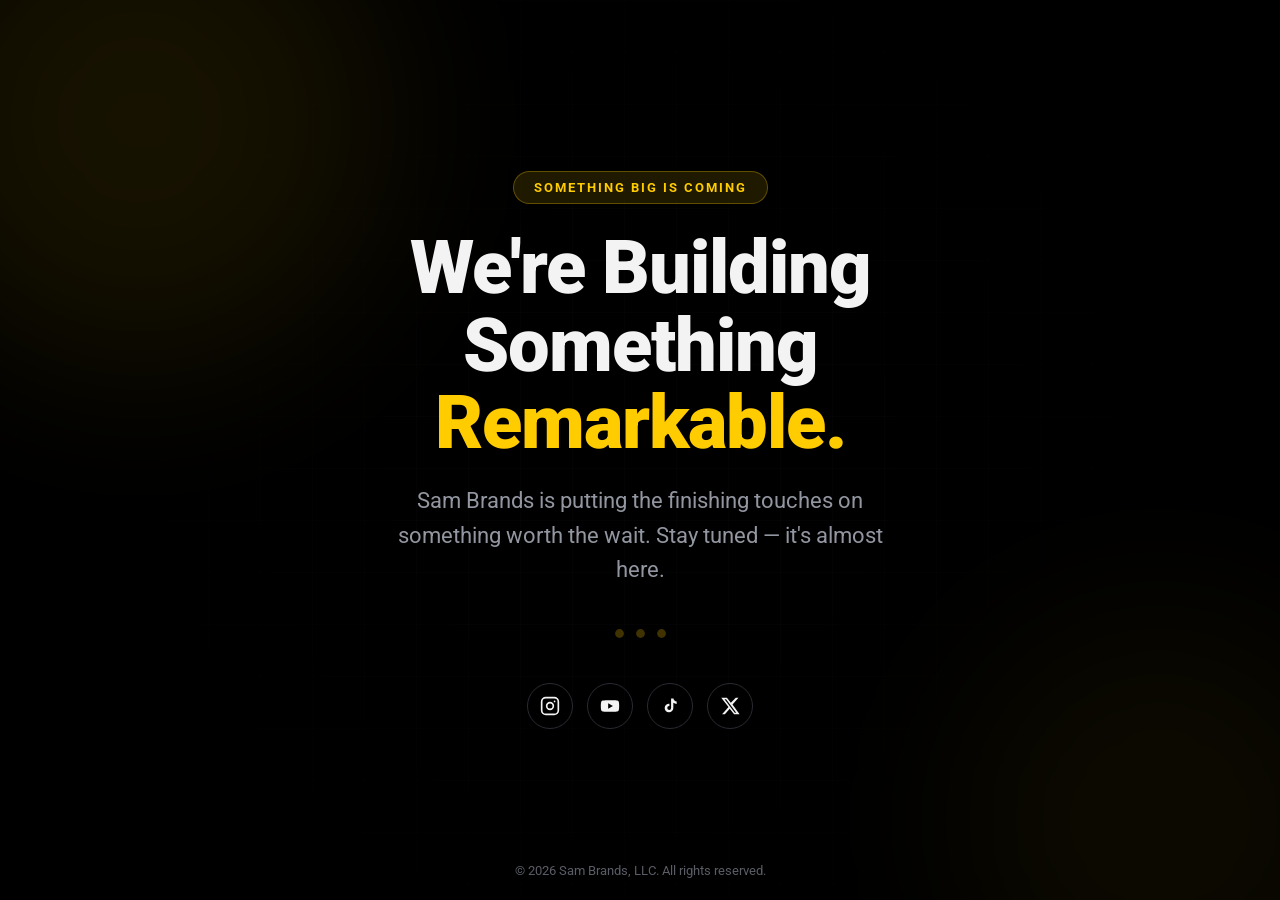
<file: index.html>
<!DOCTYPE html>
<html lang="en">
<head>
  <meta charset="UTF-8">
  <meta name="viewport" content="width=device-width, initial-scale=1.0">
  <title>Sam Brands — Coming Soon</title>

 <!-- Logo in the browser tab -->
  <link rel="icon" href="images/fav.png" />

  <!-- Roboto font -->
  <link href="https://fonts.googleapis.com/css2?family=Roboto:wght@400;500;700;900&display=swap" rel="stylesheet">

  <style>
    /* ============================================================
       BRAND COLORS
       ============================================================ */
    :root {
      --yellow: #FFCC00;
      --dark-text: #1a1400;
      --gray: #9296a0;
      --card: #16161a;
      --border: #2a2a32;
    }

    /* ============================================================
       BASE / RESET
       ============================================================ */
    * {
      margin: 0;
      padding: 0;
      box-sizing: border-box;
    }

    body {
      font-family: 'Roboto', Arial, sans-serif;
      color: #f3f3f3;
      background: #000;
      min-height: 100vh;
      overflow: hidden;                 /* stops the glow orbs causing scrollbars */
      position: relative;

      /* center everything on the screen */
      display: flex;
      align-items: center;
      justify-content: center;
      text-align: center;
      padding: 24px;
    }


    /* ============================================================
       BACKGROUND DECORATION
       Two soft glowing "orbs" that slowly drift around,
       plus a faint grid. Purely decorative.
       ============================================================ */

    /* the glowing blobs */
    .orb {
      position: fixed;
      border-radius: 50%;
      filter: blur(90px);               /* the blur is what makes them glow */
      opacity: 0.5;
      z-index: 0;                        /* sit behind the text */
      pointer-events: none;             /* can't be clicked */
    }

    .orb-1 {
      width: 480px;
      height: 480px;
      background: rgba(255, 204, 0, 0.18);
      top: -120px;
      left: -100px;
      animation: drift-1 14s ease-in-out infinite;
    }

    .orb-2 {
      width: 400px;
      height: 400px;
      background: rgba(255, 204, 0, 0.10);
      bottom: -120px;
      right: -80px;
      animation: drift-2 18s ease-in-out infinite;
    }

    /* the two orbs float back and forth */
    @keyframes drift-1 {
      0%, 100% { transform: translate(0, 0); }
      50%      { transform: translate(60px, 50px); }
    }
    @keyframes drift-2 {
      0%, 100% { transform: translate(0, 0); }
      50%      { transform: translate(-50px, -40px); }
    }

    /* faint grid lines, fading out toward the edges */
    .grid-bg {
      position: fixed;
      inset: 0;
      z-index: 0;
      pointer-events: none;
      opacity: 0.4;
      background-image:
        linear-gradient(rgba(255, 255, 255, 0.03) 1px, transparent 1px),
        linear-gradient(90deg, rgba(255, 255, 255, 0.03) 1px, transparent 1px);
      background-size: 52px 52px;
      /* fade the grid out in a circle around the center */
      mask-image: radial-gradient(circle at center, #000 30%, transparent 75%);
      -webkit-mask-image: radial-gradient(circle at center, #000 30%, transparent 75%);
    }


    /* ============================================================
       MAIN CONTENT (logo, text, dots, socials)
       ============================================================ */

    /* the whole content block fades up when the page loads */
    .content {
      position: relative;
      z-index: 1;                       /* sit above the background */
      max-width: 660px;
      opacity: 0;
      transform: translateY(20px);
      animation: fade-up 1s ease forwards;
    }

    @keyframes fade-up {
      to {
        opacity: 1;
        transform: translateY(0);
      }
    }

    /* the logo, with a gentle pulsing glow */
    .logo {
      width: 88px;
      height: 88px;
      margin: 0 auto 34px;
      animation: pulse 3s ease-in-out infinite;
    }

    @keyframes pulse {
      0%, 100% {
        transform: scale(1);
        filter: drop-shadow(0 0 0 rgba(255, 204, 0, 0));
      }
      50% {
        transform: scale(1.05);
        filter: drop-shadow(0 0 25px rgba(255, 204, 0, 0.4));
      }
    }

    /* the small "SOMETHING BIG IS COMING" pill */
    .pill {
      display: inline-block;
      background: rgba(255, 204, 0, 0.12);
      border: 1px solid rgba(255, 204, 0, 0.3);
      color: var(--yellow);
      font-size: 13px;
      font-weight: 700;
      letter-spacing: 2px;
      padding: 8px 20px;
      border-radius: 22px;
      margin-bottom: 26px;
    }

    /* the big headline */
    .headline {
      font-size: clamp(2.4rem, 8vw, 4.6rem);   /* grows/shrinks with screen size */
      font-weight: 900;
      line-height: 1.05;
      letter-spacing: -1px;
      margin-bottom: 22px;
    }

    /* makes the word "Remarkable." yellow */
    .headline .yellow {
      color: var(--yellow);
    }

    /* the paragraph under the headline */
    .subtext {
      color: var(--gray);
      font-size: clamp(1.05rem, 2.5vw, 1.35rem);
      line-height: 1.6;
      max-width: 520px;
      margin: 0 auto 40px;
    }


    /* ============================================================
       BLINKING DOTS
       Three yellow dots that blink in sequence.
       ============================================================ */
    .dots {
      display: flex;
      gap: 10px;
      justify-content: center;
      margin-bottom: 44px;
    }

    .dots span {
      width: 11px;
      height: 11px;
      border-radius: 50%;
      background: var(--yellow);
      opacity: 0.35;
      animation: blink 1.4s infinite ease-in-out both;
    }

    /* stagger the start time so they blink one after another */
    .dots span:nth-child(1) { animation-delay: -0.32s; }
    .dots span:nth-child(2) { animation-delay: -0.16s; }

    @keyframes blink {
      0%, 80%, 100% { opacity: 0.25; transform: scale(0.8); }
      40%           { opacity: 1;    transform: scale(1.15); }
    }


    /* ============================================================
       SOCIAL ICONS
       ============================================================ */
    .socials {
      display: flex;
      gap: 14px;
      justify-content: center;
    }

    .socials a {
      width: 46px;
      height: 46px;
      border-radius: 50%;
      border: 1px solid var(--border);
      color: #f3f3f3;

      /* center the icon inside the circle */
      display: flex;
      align-items: center;
      justify-content: center;

      transition: transform 0.25s, border-color 0.25s, color 0.25s, box-shadow 0.25s;
    }

    /* lift + glow yellow on hover */
    .socials a:hover {
      transform: translateY(-4px);
      border-color: var(--yellow);
      color: var(--yellow);
      box-shadow: 0 0 25px rgba(255, 204, 0, 0.25);
    }

    .socials svg {
      width: 20px;
      height: 20px;
    }


    /* ============================================================
       FOOTER (copyright pinned to the bottom)
       ============================================================ */
    .copyright {
      position: fixed;
      bottom: 22px;
      left: 0;
      right: 0;
      z-index: 1;
      color: #5a5d66;
      font-size: 12.5px;
    }
  </style>
</head>

<body>

  <!-- Background decoration -->
  <div class="orb orb-1"></div>
  <div class="orb orb-2"></div>
  <div class="grid-bg"></div>

  <!-- Main content -->
  <div class="content">

   

    <!-- Small label -->
    <span class="pill">SOMETHING BIG IS COMING</span>

    <!-- Headline -->
    <h1 class="headline">
      We're Building<br>
      Something <span class="yellow">Remarkable.</span>
    </h1>

    <!-- Subtext -->
    <p class="subtext">
      Sam Brands is putting the finishing touches on something worth the wait.
      Stay tuned — it's almost here.
    </p>

    <!-- Blinking dots -->
    <div class="dots">
      <span></span>
      <span></span>
      <span></span>
    </div>

    <!-- Social links -->
    <div class="socials">

      <!-- Instagram -->
      <a href="https://www.instagram.com/sambrandsco" target="_blank" rel="noopener" aria-label="Instagram">
        <svg viewBox="0 0 24 24" fill="none" stroke="currentColor" stroke-width="2">
          <rect x="2" y="2" width="20" height="20" rx="5"/>
          <circle cx="12" cy="12" r="4"/>
          <circle cx="17.5" cy="6.5" r="1" fill="currentColor" stroke="none"/>
        </svg>
      </a>

      <!-- YouTube -->
      <a href="https://www.youtube.com/@sambrandsco" target="_blank" rel="noopener" aria-label="YouTube">
        <svg viewBox="0 0 24 24" fill="currentColor">
          <path d="M23 12s0-3.3-.4-4.9a2.5 2.5 0 0 0-1.8-1.8C19.2 5 12 5 12 5s-7.2 0-8.8.4A2.5 2.5 0 0 0 1.4 7.2C1 8.7 1 12 1 12s0 3.3.4 4.9a2.5 2.5 0 0 0 1.8 1.8C4.8 19 12 19 12 19s7.2 0 8.8-.4a2.5 2.5 0 0 0 1.8-1.8C23 15.3 23 12 23 12zM9.8 15.3V8.7l5.7 3.3z"/>
        </svg>
      </a>

      <!-- TikTok -->
      <a href="https://www.tiktok.com/@sambrandsco" target="_blank" rel="noopener" aria-label="TikTok">
        <svg viewBox="0 0 24 24" fill="currentColor">
          <path d="M16 8.2a6.9 6.9 0 0 0 4 1.3V6.7a4 4 0 0 1-2.6-1.2A4 4 0 0 1 16.2 3h-2.9v11.4a2.3 2.3 0 1 1-2-2.3v-2.9a5.2 5.2 0 1 0 4.7 5.2V8.2z"/>
        </svg>
      </a>

      <!-- X (Twitter) -->
      <a href="https://twitter.com/sambrandsco" target="_blank" rel="noopener" aria-label="X">
        <svg viewBox="0 0 24 24" fill="currentColor">
          <path d="M18.9 2h3.3l-7.2 8.2L23.5 22h-6.6l-5.2-6.8L5.8 22H2.5l7.7-8.8L1.5 2h6.8l4.7 6.2zm-1.2 18h1.8L7.3 3.8H5.4z"/>
        </svg>
      </a>

    </div>
  </div>

  <!-- Copyright -->
  <div class="copyright">
    &copy; 2026 Sam Brands, LLC. All rights reserved.
  </div>

</body>
</html>
</file>
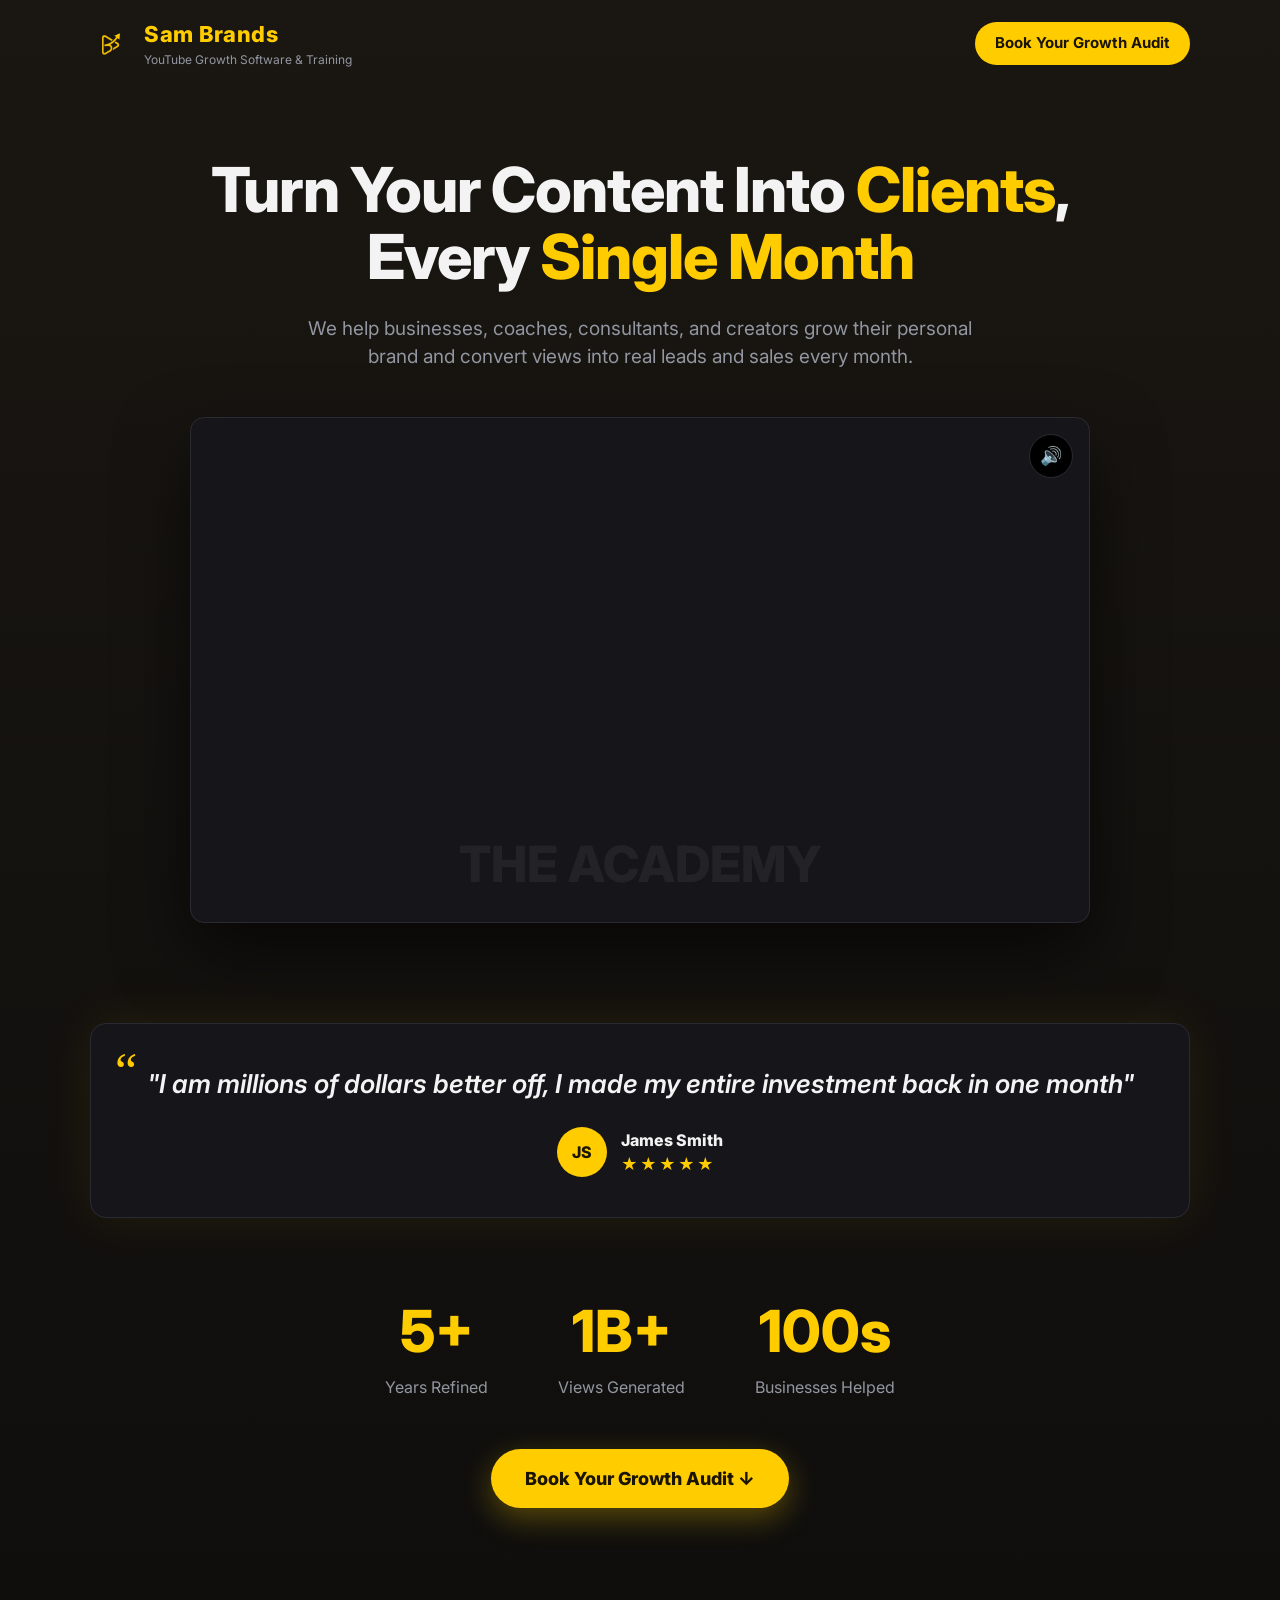
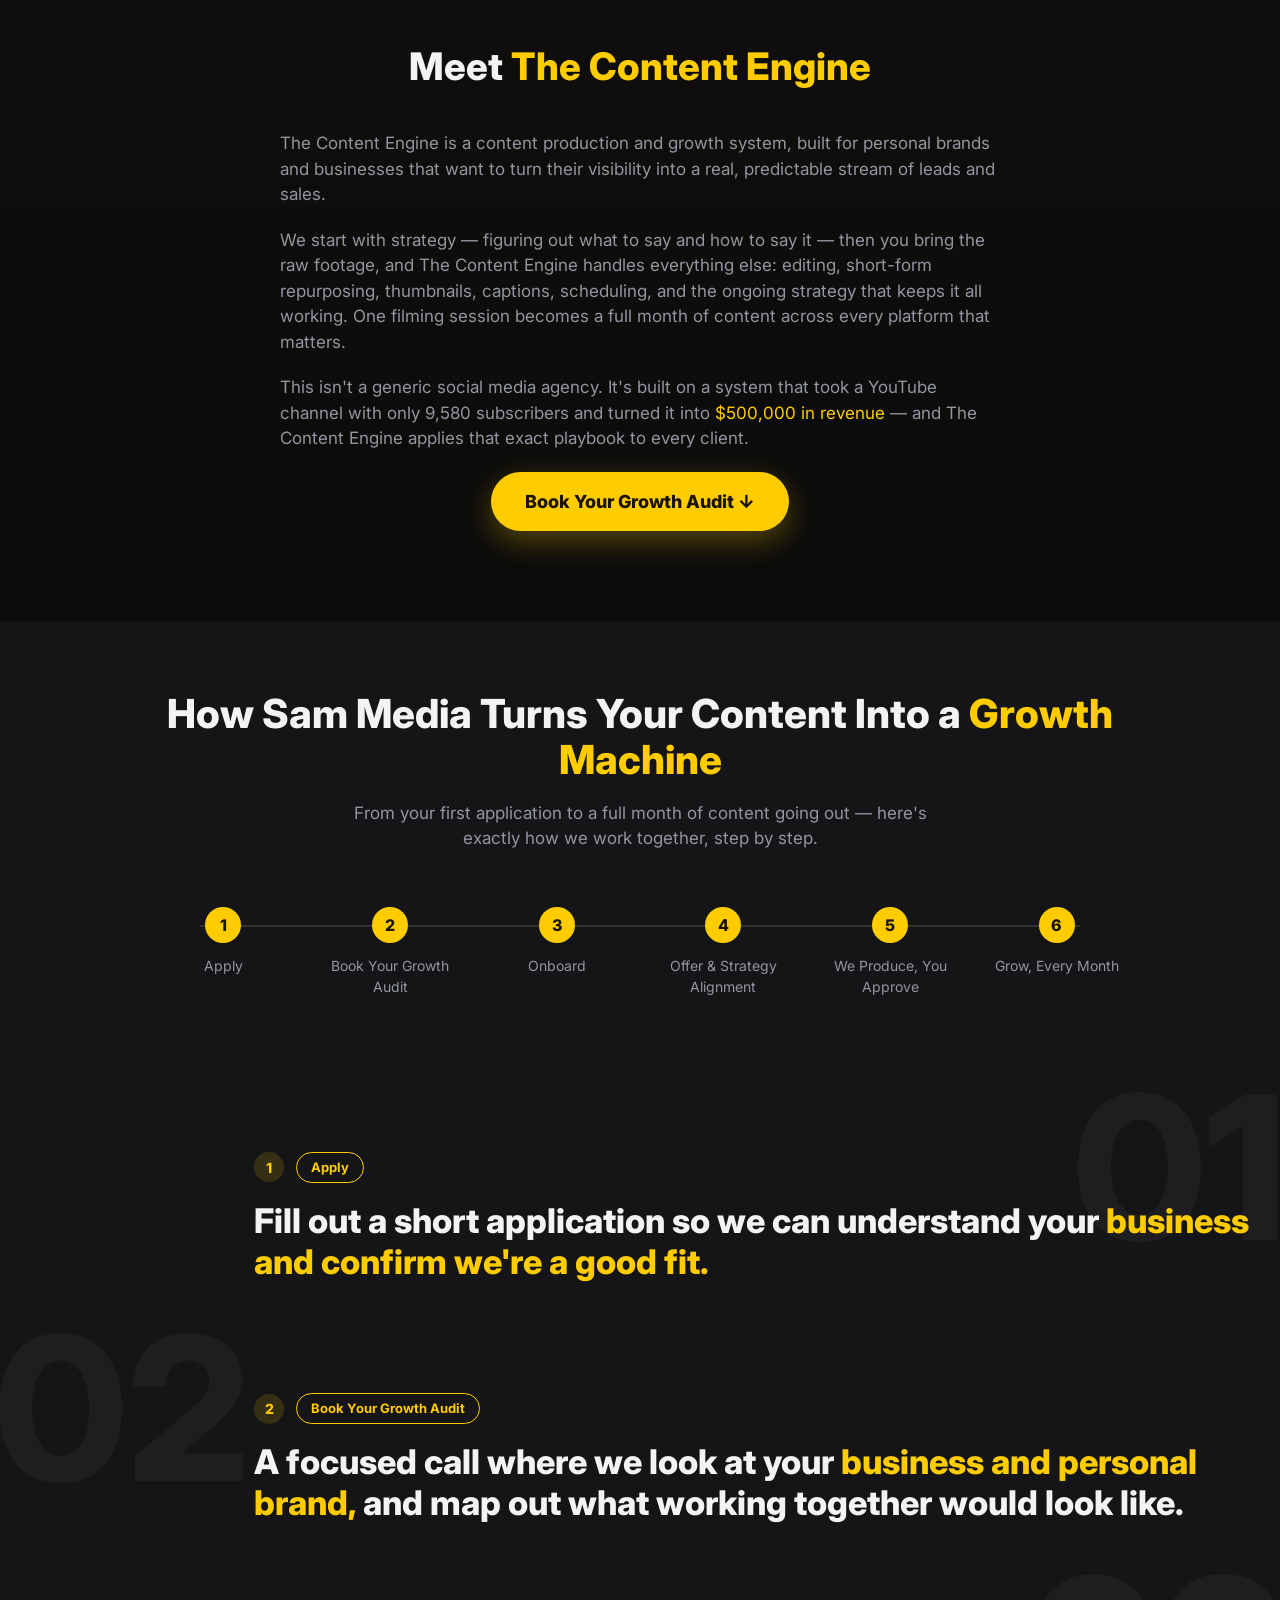
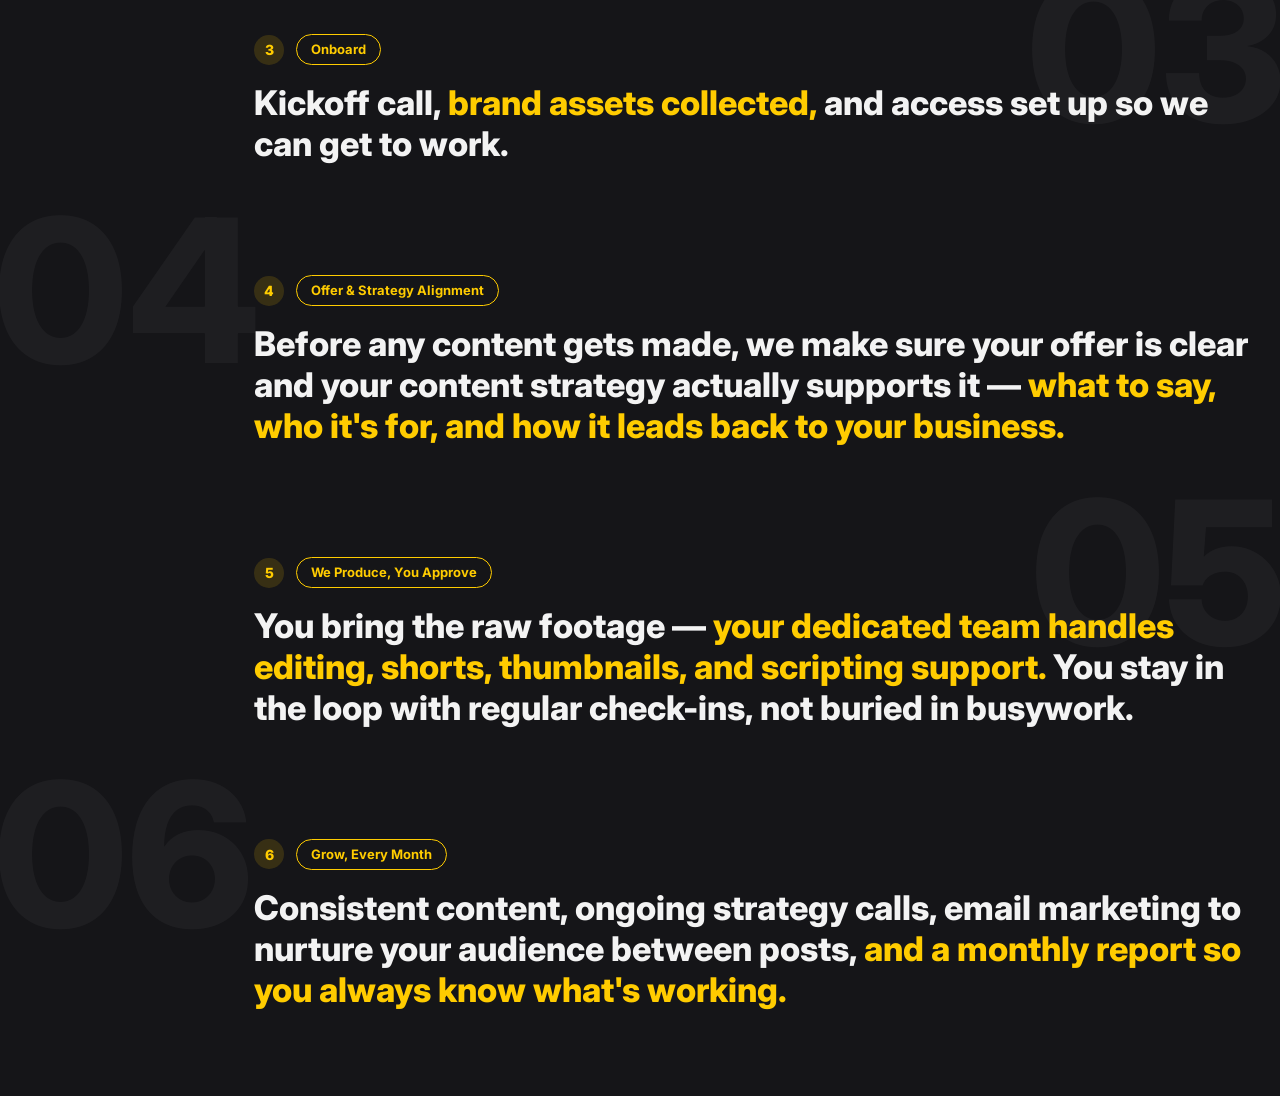
<file: Sam Brands/index.html>
<!DOCTYPE html>
<html lang="en">
<head>
  <meta charset="UTF-8" />
  <meta name="viewport" content="width=device-width, initial-scale=1.0" />
  <title>Sam Brands</title>

  <!-- Logo in the browser tab -->
  <link rel="icon" href="images/logo.png" />

  <!-- Google font -->
  <link href="https://fonts.googleapis.com/css2?family=Inter:wght@400;600;800;900&display=swap" rel="stylesheet" />

  <!-- Our styles -->
  <link rel="stylesheet" href="css/styles.css" />
</head>
<body>

  <!-- ===================== HEADER ===================== -->
  <header class="header">
    <div class="header-inner">
      <div class="logo">
        <img src="images/logo.png" alt="Sam Media logo" class="logo-img" />
        <div class="logo-text">
          <span class="logo-name">Sam Brands</span>
          <span class="logo-tag">YouTube Growth Software &amp; Training</span>
        </div>
      </div>

      <a href="https://example.com" class="header-button">Book Your Growth Audit</a>
    </div>
  </header>

  <!-- ===================== HERO ===================== -->
  <section class="hero">
    <h1 class="hero-title">
      Turn Your Content Into <span class="yellow">Clients</span>, Every <span class="yellow">Single Month</span>
    </h1>

    <p class="hero-text">
      We help businesses, coaches, consultants, and creators grow their personal brand
      and convert views into real leads and sales every month.
    </p>

    <!-- Video placeholder -->
    <div class="video">
      <span class="video-label">THE ACADEMY</span>
      <button id="soundButton" class="sound-button" aria-label="Toggle sound">&#128266;</button>
    </div>
  </section>

  <!-- ============== TESTIMONIAL + STATS + BUTTON ============== -->
  <section class="proof">

    <!-- Testimonial card -->
    <div class="quote-card">
      <span class="quote-mark">&ldquo;</span>
      <p class="quote-text">
        "I am millions of dollars better off, I made my entire investment back in one month"
      </p>
      <div class="quote-person">
        <div class="avatar">JS</div>
        <div>
          <p class="person-name">James Smith</p>
          <p class="stars">&#9733;&#9733;&#9733;&#9733;&#9733;</p>
        </div>
      </div>
    </div>

    <!-- Stats row -->
    <div class="stats">
      <div class="stat">
        <p class="stat-number">5+</p>
        <p class="stat-label">Years Refined</p>
      </div>
      <div class="stat">
        <p class="stat-number">1B+</p>
        <p class="stat-label">Views Generated</p>
      </div>
      <div class="stat">
        <p class="stat-number">100s</p>
        <p class="stat-label">Businesses Helped</p>
      </div>
    </div>

    <!-- Main button -->
    <a href="https://example.com" class="cta-button">Book Your Growth Audit &#8595;</a>
  </section>

  <!-- ===================== PROBLEM SECTION ===================== -->
 <section class="problem">
    <h2 class="problem-title">
      Meet <span class="yellow">The Content Engine</span>
    </h2>

    <div class="problem-text">
      <p>The Content Engine is a content production and growth system, built for personal brands and businesses that want to turn their visibility into a real, predictable stream of leads and sales.</p>
      <p>We start with strategy — figuring out what to say and how to say it — then you bring the raw footage, and The Content Engine handles everything else: editing, short-form repurposing, thumbnails, captions, scheduling, and the ongoing strategy that keeps it all working. One filming session becomes a full month of content across every platform that matters.</p>
      <p>This isn't a generic social media agency. It's built on a system that took a YouTube channel with only 9,580 subscribers and turned it into <span class="yellow">$500,000 in revenue</span> — and The Content Engine applies that exact playbook to every client.</p>
    </div>

    <!-- Main button -->
    <div style="text-align: center;">
     <a href="https://example.com" class="cta-button">Book Your Growth Audit &#8595;</a>
    </div>
  </section>

  <!-- ===================== HOW IT WORKS / STEPS ===================== -->
<section class="process">
  <div class="process-inner">
    <h2 class="process-title">
    How Sam Media Turns Your Content Into a <span class="yellow">Growth Machine</span>
  </h2>

  <p class="process-text">
    From your first application to a full month of content going out — here's
    exactly how we work together, step by step.
  </p>

  <div class="steps">
    <div class="step">
      <div class="step-dot">1</div>
      <div class="step-label">Apply</div>
    </div>
    <div class="step">
      <div class="step-dot">2</div>
      <div class="step-label">Book Your Growth Audit</div>
    </div>
    <div class="step">
      <div class="step-dot">3</div>
      <div class="step-label">Onboard</div>
    </div>
    <div class="step">
      <div class="step-dot">4</div>
      <div class="step-label">Offer &amp; Strategy Alignment</div>
    </div>
    <div class="step">
      <div class="step-dot">5</div>
      <div class="step-label">We Produce, You Approve</div>
    </div>
    <div class="step">
      <div class="step-dot">6</div>
      <div class="step-label">Grow, Every Month</div>
    </div>
  </div>
  </div>
</section>

<!-- ===================== STEP DETAILS ===================== -->
<section class="journey">
  <div class="journey-inner">

  <!-- Step 1 -->
  <div class="journey-item ghost-right">
    <span class="ghost-num">01</span>
    <div class="journey-content">
      <div class="item-top">
        <span class="item-badge">1</span>
        <span class="item-tag">Apply</span>
      </div>
      <h3 class="item-title">Fill out a short application so we can understand your <span class="yellow">business and confirm we're a good fit.</span></h3>
    </div>
  </div>

  <!-- Step 2 -->
  <div class="journey-item">
    <span class="ghost-num">02</span>
    <div class="journey-content">
      <div class="item-top">
        <span class="item-badge">2</span>
        <span class="item-tag">Book Your Growth Audit</span>
      </div>
      <h3 class="item-title">A focused call where we look at your <span class="yellow">business and personal brand, </span>and map out what working together would look like.</h3>
    </div>
  </div>

  <!-- Step 3 -->
  <div class="journey-item ghost-right">
    <span class="ghost-num">03</span>
    <div class="journey-content">
      <div class="item-top">
        <span class="item-badge">3</span>
        <span class="item-tag">Onboard</span>
      </div>
      <h3 class="item-title">Kickoff call,<span class="yellow"> brand assets collected,</span> and access set up so we can get to work.</h3>
    </div>
  </div>

  <!-- Step 4 -->
  <div class="journey-item">
    <span class="ghost-num">04</span>
    <div class="journey-content">
      <div class="item-top">
        <span class="item-badge">4</span>
        <span class="item-tag">Offer &amp; Strategy Alignment</span>
      </div>
      <h3 class="item-title">Before any content gets made, we make sure your offer is clear and your content strategy actually supports it — <span class="yellow">what to say, who it's for, and how it leads back to your business.</span></h3>
    </div>
  </div>

  <!-- Step 5 -->
  <div class="journey-item ghost-right">
    <span class="ghost-num">05</span>
    <div class="journey-content">
      <div class="item-top">
        <span class="item-badge">5</span>
        <span class="item-tag">We Produce, You Approve</span>
      </div>
      <h3 class="item-title">You bring the raw footage —<span class="yellow"> your dedicated team handles editing, shorts, thumbnails, and scripting support.</span> You stay in the loop with regular check-ins, not buried in busywork.</h3>
    </div>
  </div>

  <!-- Step 6 -->
  <div class="journey-item">
    <span class="ghost-num">06</span>
    <div class="journey-content">
      <div class="item-top">
        <span class="item-badge">6</span>
        <span class="item-tag">Grow, Every Month</span>
      </div>
      <h5 class="item-title">Consistent content, ongoing strategy calls, email marketing to nurture your audience between posts,<span class="yellow"> and a monthly report so you always know what's working.</span></h5>
    </div>
  </div>

</section>


  <!-- jQuery (needed for the sound button) -->
  <script src="https://cdnjs.cloudflare.com/ajax/libs/jquery/3.7.1/jquery.min.js"></script>
  <!-- Our script -->
  <script src="js/script.js"></script>
</body>
</html>
</file>
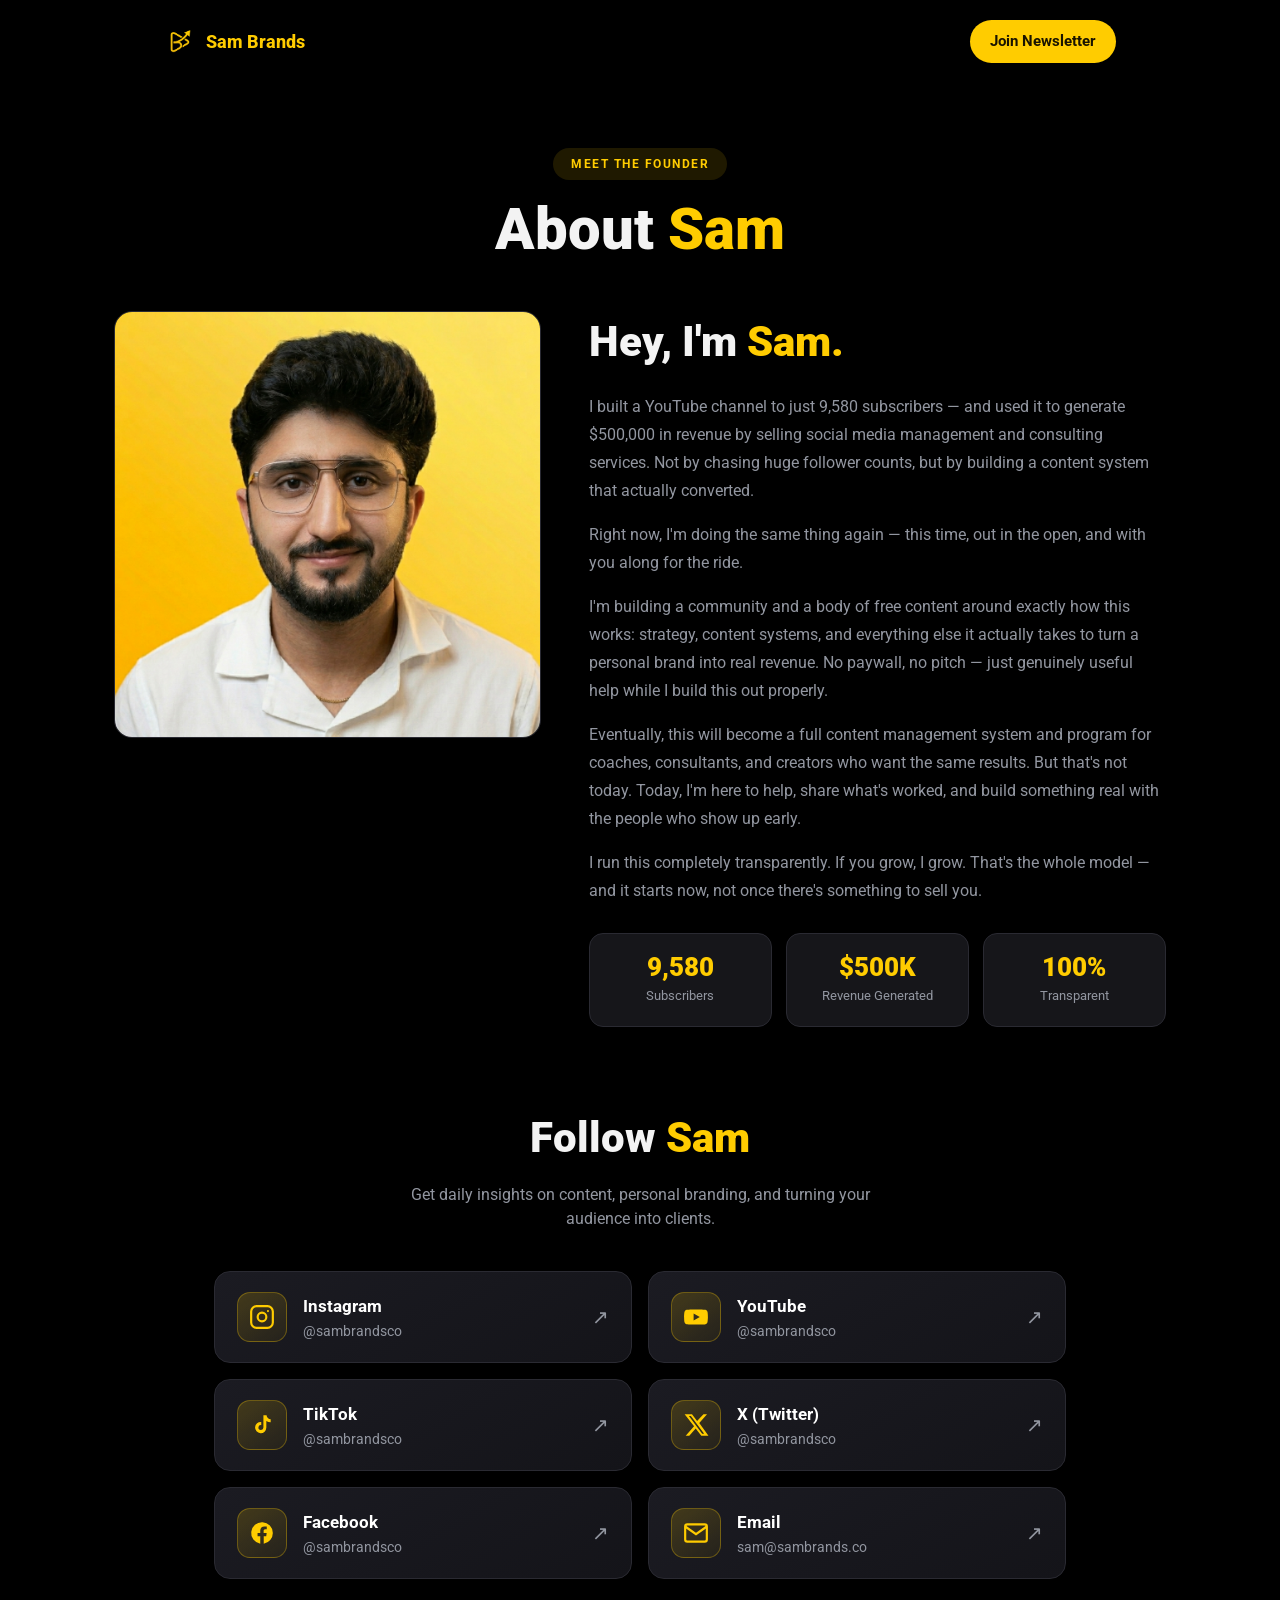
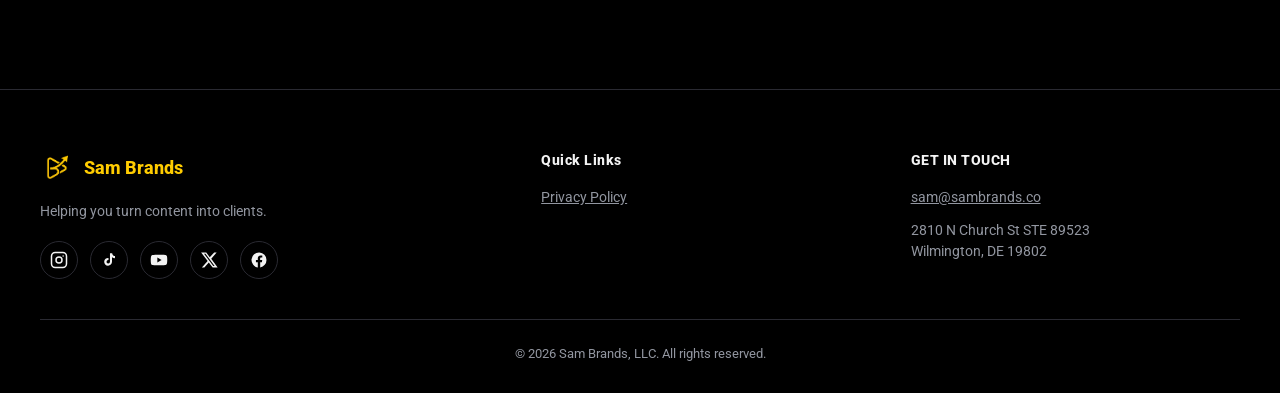
<file: about-sam.html>
<!DOCTYPE html>
<html lang="en">
<head>
<meta charset="UTF-8">
<meta name="viewport" content="width=device-width, initial-scale=1.0">
<title>About Sam — Sam Brands</title>
<link rel="icon" href="/images/favicon.png">
<link href="https://fonts.googleapis.com/css2?family=Roboto:wght@400;500;700;900&display=swap" rel="stylesheet">
<link rel="stylesheet" href="/css/styles.css">
<link rel="stylesheet" href="/css/about.css">

<!-- Logo in the browser tab -->
  <link rel="icon" href="images/fav.png" />
</head>
<body class="about-page">

<!-- ===== Legal page header ===== -->
<header class="legal-header">
  <a href="index.html" class="legal-logo">
    <img src="/images/logo.png" alt="Sam Brands logo">
    <b>Sam Brands</b>
  </a>
  <a href="/newsletter" class="header-button">Join Newsletter</a>
</header>


<!-- HERO -->
<section class="ab-hero">
  <span class="ab-pill">MEET THE FOUNDER</span>
  <h1>About <span class="yellow">Sam</span></h1>
</section>

<!-- FOUNDER SECTION -->
<section class="ab-founder">
  <div class="ab-photo">
    <img src="/images/sam.png" alt="Sam, founder of Sam Brands">
  </div>
  <div class="ab-bio">
    <h2>Hey, I'm <span class="yellow">Sam.</span></h2>
    <p>I built a YouTube channel to just 9,580 subscribers — and used it to generate $500,000 in revenue by selling social media management and consulting services. Not by chasing huge follower counts, but by building a content system that actually converted.</p>
    <p>Right now, I'm doing the same thing again — this time, out in the open, and with you along for the ride.</p>
    <p>I'm building a community and a body of free content around exactly how this works: strategy, content systems, and everything else it actually takes to turn a personal brand into real revenue. No paywall, no pitch — just genuinely useful help while I build this out properly.</p>
    <p>Eventually, this will become a full content management system and program for coaches, consultants, and creators who want the same results. But that's not today. Today, I'm here to help, share what's worked, and build something real with the people who show up early.</p>
    <p>I run this completely transparently. If you grow, I grow. That's the whole model — and it starts now, not once there's something to sell you.</p>
    <div class="ab-stats">
      <div class="ab-stat"><div class="ab-stat-num">9,580</div><div class="ab-stat-label">Subscribers</div></div>
      <div class="ab-stat"><div class="ab-stat-num">$500K</div><div class="ab-stat-label">Revenue Generated</div></div>
      <div class="ab-stat"><div class="ab-stat-num">100%</div><div class="ab-stat-label">Transparent</div></div>
    </div>
  </div>
</section>

<!-- SOCIAL LINKS -->
<section class="ab-social">
  <h2 class="ab-social-title">Follow <span class="yellow">Sam</span></h2>
  <p class="ab-social-sub">Get daily insights on content, personal branding, and turning your audience into clients.</p>

  <div class="ab-social-grid">
    <a href="https://www.instagram.com/sambrandsco" target="_blank" rel="noopener" class="ab-social-card">
      <span class="ab-social-ico"><svg viewBox="0 0 24 24" fill="none" stroke="currentColor" stroke-width="2"><rect x="2" y="2" width="20" height="20" rx="5"/><circle cx="12" cy="12" r="4"/><circle cx="17.5" cy="6.5" r="1" fill="currentColor" stroke="none"/></svg></span>
      <div class="ab-social-meta"><span class="ab-social-name">Instagram</span><span class="ab-social-handle">@sambrandsco</span></div>
      <span class="ab-social-arrow">&#8599;</span>
    </a>

    <a href="https://www.youtube.com/@sambrandsco" target="_blank" rel="noopener" class="ab-social-card">
      <span class="ab-social-ico"><svg viewBox="0 0 24 24" fill="currentColor"><path d="M23 12s0-3.3-.4-4.9a2.5 2.5 0 0 0-1.8-1.8C19.2 5 12 5 12 5s-7.2 0-8.8.4A2.5 2.5 0 0 0 1.4 7.2C1 8.7 1 12 1 12s0 3.3.4 4.9a2.5 2.5 0 0 0 1.8 1.8C4.8 19 12 19 12 19s7.2 0 8.8-.4a2.5 2.5 0 0 0 1.8-1.8C23 15.3 23 12 23 12zM9.8 15.3V8.7l5.7 3.3z"/></svg></span>
      <div class="ab-social-meta"><span class="ab-social-name">YouTube</span><span class="ab-social-handle">@sambrandsco</span></div>
      <span class="ab-social-arrow">&#8599;</span>
    </a>

    <a href="https://www.tiktok.com/@sambrandsco" target="_blank" rel="noopener" class="ab-social-card">
      <span class="ab-social-ico"><svg viewBox="0 0 24 24" fill="currentColor"><path d="M16 8.2a6.9 6.9 0 0 0 4 1.3V6.7a4 4 0 0 1-2.6-1.2A4 4 0 0 1 16.2 3h-2.9v11.4a2.3 2.3 0 1 1-2-2.3v-2.9a5.2 5.2 0 1 0 4.7 5.2V8.2z"/></svg></span>
      <div class="ab-social-meta"><span class="ab-social-name">TikTok</span><span class="ab-social-handle">@sambrandsco</span></div>
      <span class="ab-social-arrow">&#8599;</span>
    </a>

    <a href="https://twitter.com/sambrandsco" target="_blank" rel="noopener" class="ab-social-card">
      <span class="ab-social-ico"><svg viewBox="0 0 24 24" fill="currentColor"><path d="M18.9 2h3.3l-7.2 8.2L23.5 22h-6.6l-5.2-6.8L5.8 22H2.5l7.7-8.8L1.5 2h6.8l4.7 6.2zm-1.2 18h1.8L7.3 3.8H5.4z"/></svg></span>
      <div class="ab-social-meta"><span class="ab-social-name">X (Twitter)</span><span class="ab-social-handle">@sambrandsco</span></div>
      <span class="ab-social-arrow">&#8599;</span>
    </a>

    <a href="https://www.facebook.com/sambrandsco" target="_blank" rel="noopener" class="ab-social-card">
      <span class="ab-social-ico"><svg viewBox="0 0 24 24" fill="currentColor"><path d="M22 12a10 10 0 1 0-11.6 9.9v-7h-2.5V12h2.5V9.8c0-2.5 1.5-3.9 3.8-3.9 1.1 0 2.2.2 2.2.2v2.5h-1.3c-1.2 0-1.6.8-1.6 1.6V12h2.8l-.4 2.9h-2.3v7A10 10 0 0 0 22 12z"/></svg></span>
      <div class="ab-social-meta"><span class="ab-social-name">Facebook</span><span class="ab-social-handle">@sambrandsco</span></div>
      <span class="ab-social-arrow">&#8599;</span>
    </a>

    <a href="mailto:sam@sambrands.co" class="ab-social-card">
      <span class="ab-social-ico"><svg viewBox="0 0 24 24" fill="none" stroke="currentColor" stroke-width="2"><rect x="2" y="4" width="20" height="16" rx="2"/><polyline points="22,6 12,13 2,6"/></svg></span>
      <div class="ab-social-meta"><span class="ab-social-name">Email</span><span class="ab-social-handle">sam@sambrands.co</span></div>
      <span class="ab-social-arrow">&#8599;</span>
    </a>
  </div>
</section>

<div id="site-footer"></div>
<script src="/js/includes.js"></script>
</body>
</html>
</file>
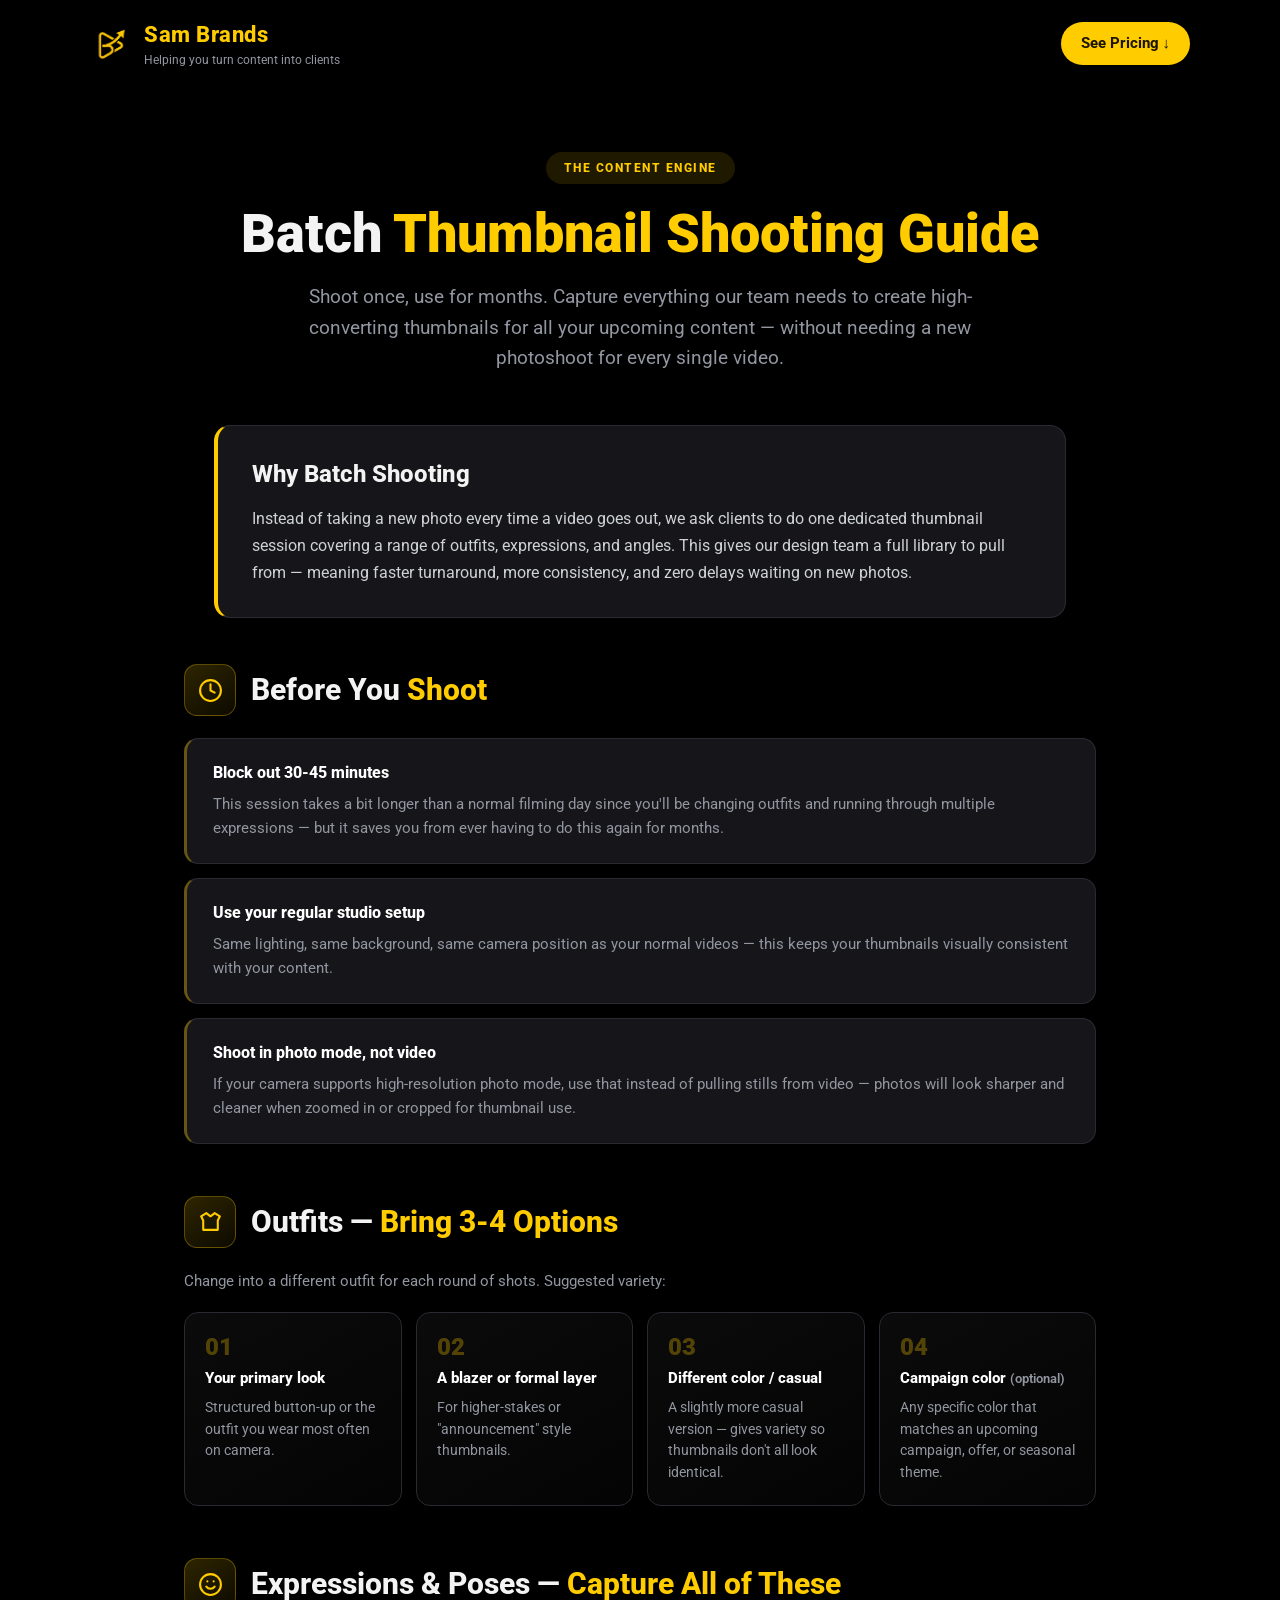
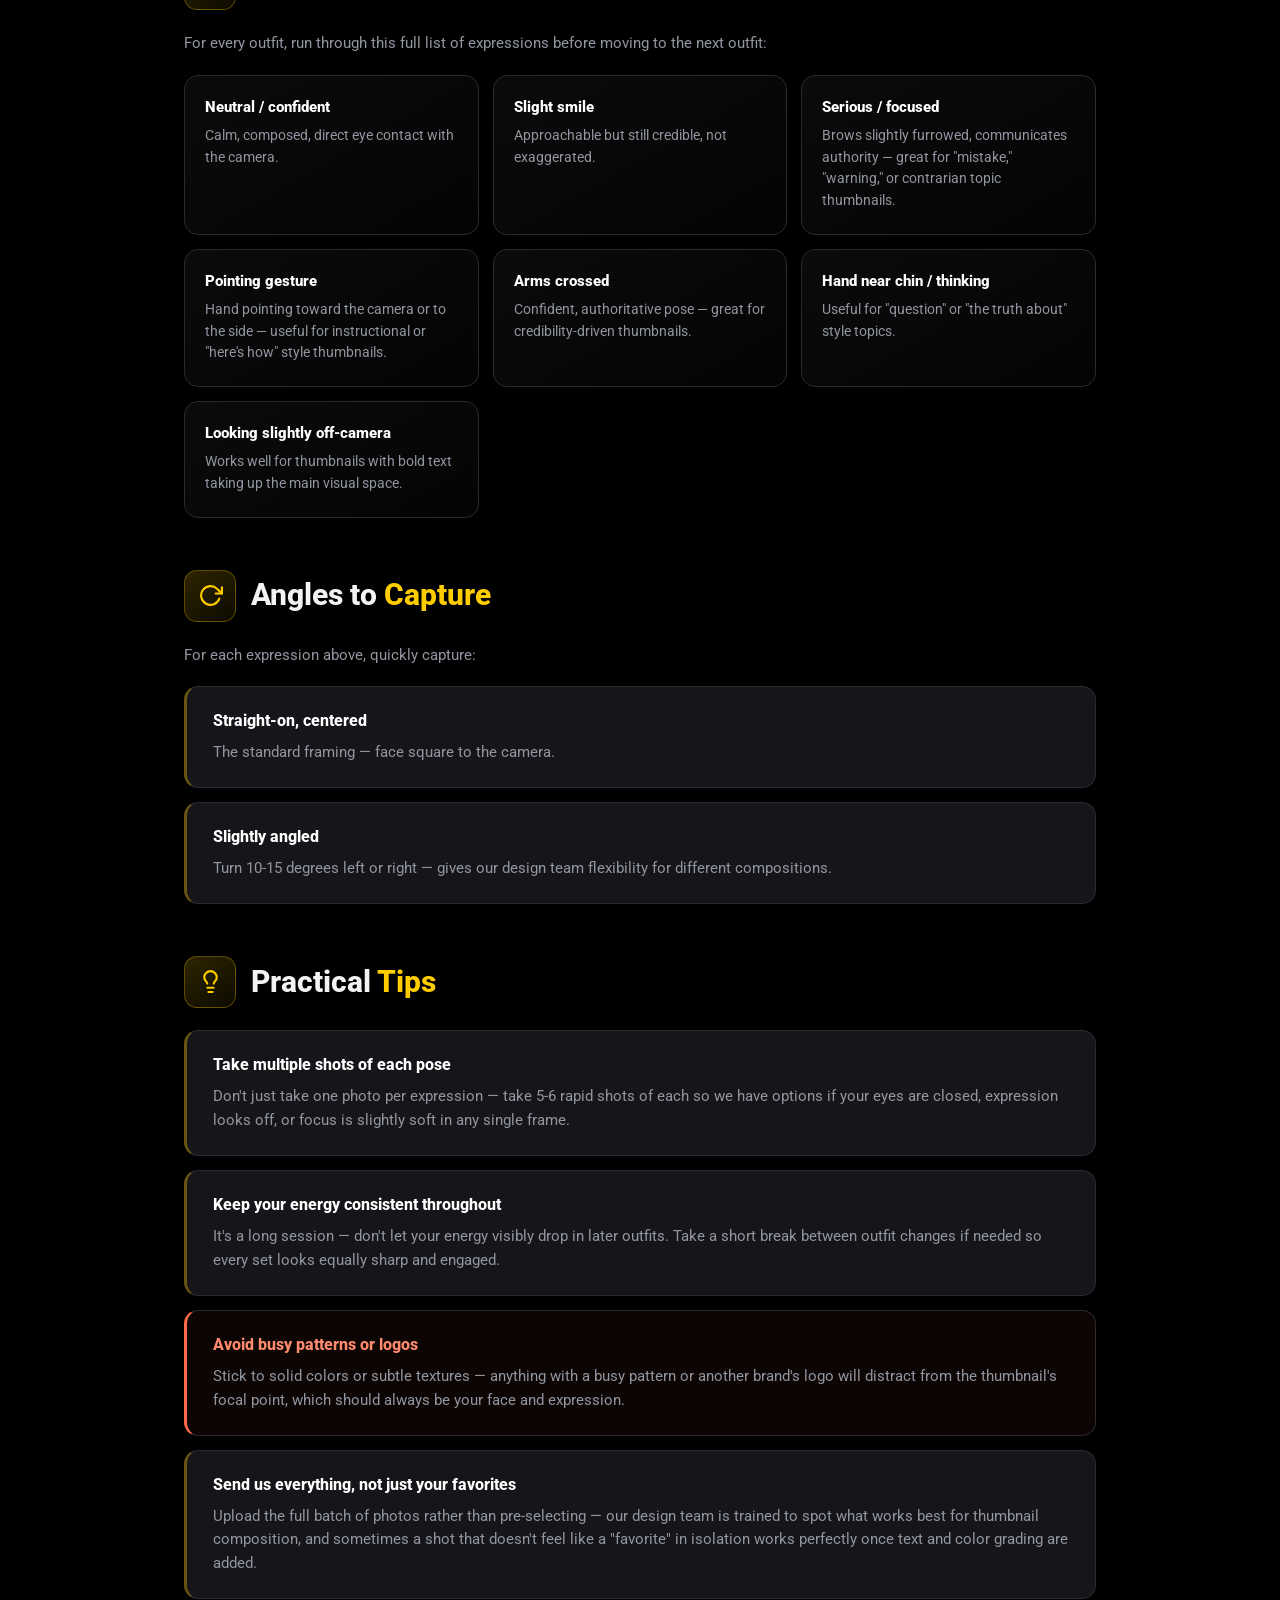
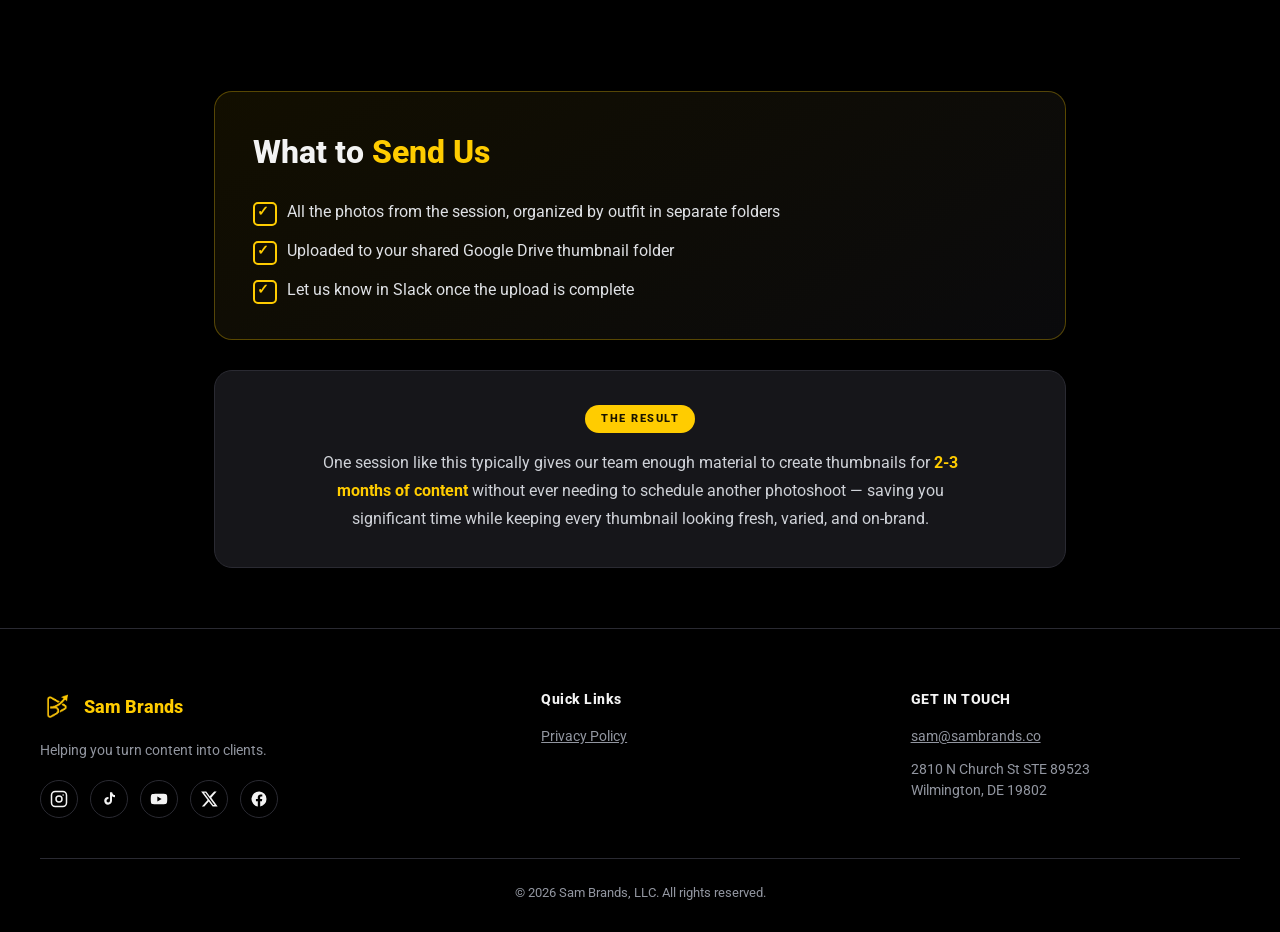
<file: batch-thumbnail-shooting-guide.html>
<!DOCTYPE html>
<html lang="en">
<head>
<meta charset="UTF-8">
<meta name="viewport" content="width=device-width, initial-scale=1.0">
<title>Batch Thumbnail Shooting Guide — Sam Brands</title>
<link rel="icon" href="/images/favicon.png">
<link href="https://fonts.googleapis.com/css2?family=Roboto:wght@400;500;700;900&display=swap" rel="stylesheet">
<link rel="stylesheet" href="/css/styles.css">
<link rel="stylesheet" href="/css/guides.css">
<!-- Logo in the browser tab -->
  <link rel="icon" href="images/fav.png" />
</head>
<body>

<div id="site-header"></div>

<!-- HERO -->
<section class="gd-hero">
  <span class="gd-pill">THE CONTENT ENGINE</span>
  <h1>Batch <span class="yellow">Thumbnail Shooting Guide</span></h1>
  <p class="gd-sub">Shoot once, use for months. Capture everything our team needs to create high-converting thumbnails for all your upcoming content — without needing a new photoshoot for every single video.</p>
</section>

<!-- WHY -->
<section class="gd-intro">
  <div class="gd-intro-card">
    <h2>Why Batch Shooting</h2>
    <p>Instead of taking a new photo every time a video goes out, we ask clients to do one dedicated thumbnail session covering a range of outfits, expressions, and angles. This gives our design team a full library to pull from — meaning faster turnaround, more consistency, and zero delays waiting on new photos.</p>
  </div>
</section>

<section class="gd-body">

  <!-- BEFORE YOU SHOOT -->
  <div class="gd-sec">
    <div class="gd-sec-head">
      <div class="gd-ico"><svg viewBox="0 0 24 24" fill="none" stroke="currentColor" stroke-width="2" stroke-linecap="round" stroke-linejoin="round"><circle cx="12" cy="12" r="10"/><polyline points="12 6 12 12 16 14"/></svg></div>
      <h2>Before You <span class="yellow">Shoot</span></h2>
    </div>
    <div class="gd-points">
      <div class="gd-point"><h4>Block out 30-45 minutes</h4><p>This session takes a bit longer than a normal filming day since you'll be changing outfits and running through multiple expressions — but it saves you from ever having to do this again for months.</p></div>
      <div class="gd-point"><h4>Use your regular studio setup</h4><p>Same lighting, same background, same camera position as your normal videos — this keeps your thumbnails visually consistent with your content.</p></div>
      <div class="gd-point"><h4>Shoot in photo mode, not video</h4><p>If your camera supports high-resolution photo mode, use that instead of pulling stills from video — photos will look sharper and cleaner when zoomed in or cropped for thumbnail use.</p></div>
    </div>
  </div>

  <!-- OUTFITS -->
  <div class="gd-sec">
    <div class="gd-sec-head">
      <div class="gd-ico"><svg viewBox="0 0 24 24" fill="none" stroke="currentColor" stroke-width="2" stroke-linecap="round" stroke-linejoin="round"><path d="M16 4l-4 3-4-3-5 3 2 4v9h14v-9l2-4z"/></svg></div>
      <h2>Outfits — <span class="yellow">Bring 3-4 Options</span></h2>
    </div>
    <p class="gd-lead">Change into a different outfit for each round of shots. Suggested variety:</p>
    <div class="gd-cards">
      <div class="gd-card"><span class="gd-card-num">01</span><h4>Your primary look</h4><p>Structured button-up or the outfit you wear most often on camera.</p></div>
      <div class="gd-card"><span class="gd-card-num">02</span><h4>A blazer or formal layer</h4><p>For higher-stakes or "announcement" style thumbnails.</p></div>
      <div class="gd-card"><span class="gd-card-num">03</span><h4>Different color / casual</h4><p>A slightly more casual version — gives variety so thumbnails don't all look identical.</p></div>
      <div class="gd-card"><span class="gd-card-num">04</span><h4>Campaign color <em>(optional)</em></h4><p>Any specific color that matches an upcoming campaign, offer, or seasonal theme.</p></div>
    </div>
  </div>

  <!-- EXPRESSIONS -->
  <div class="gd-sec">
    <div class="gd-sec-head">
      <div class="gd-ico"><svg viewBox="0 0 24 24" fill="none" stroke="currentColor" stroke-width="2" stroke-linecap="round" stroke-linejoin="round"><circle cx="12" cy="12" r="10"/><path d="M8 14s1.5 2 4 2 4-2 4-2"/><line x1="9" y1="9" x2="9.01" y2="9"/><line x1="15" y1="9" x2="15.01" y2="9"/></svg></div>
      <h2>Expressions &amp; Poses — <span class="yellow">Capture All of These</span></h2>
    </div>
    <p class="gd-lead">For every outfit, run through this full list of expressions before moving to the next outfit:</p>
    <div class="gd-cards gd-cards-3">
      <div class="gd-card"><h4>Neutral / confident</h4><p>Calm, composed, direct eye contact with the camera.</p></div>
      <div class="gd-card"><h4>Slight smile</h4><p>Approachable but still credible, not exaggerated.</p></div>
      <div class="gd-card"><h4>Serious / focused</h4><p>Brows slightly furrowed, communicates authority — great for "mistake," "warning," or contrarian topic thumbnails.</p></div>
      <div class="gd-card"><h4>Pointing gesture</h4><p>Hand pointing toward the camera or to the side — useful for instructional or "here's how" style thumbnails.</p></div>
      <div class="gd-card"><h4>Arms crossed</h4><p>Confident, authoritative pose — great for credibility-driven thumbnails.</p></div>
      <div class="gd-card"><h4>Hand near chin / thinking</h4><p>Useful for "question" or "the truth about" style topics.</p></div>
      <div class="gd-card"><h4>Looking slightly off-camera</h4><p>Works well for thumbnails with bold text taking up the main visual space.</p></div>
    </div>
  </div>

  <!-- ANGLES -->
  <div class="gd-sec">
    <div class="gd-sec-head">
      <div class="gd-ico"><svg viewBox="0 0 24 24" fill="none" stroke="currentColor" stroke-width="2" stroke-linecap="round" stroke-linejoin="round"><polyline points="23 4 23 10 17 10"/><path d="M20.49 15a9 9 0 1 1-2.12-9.36L23 10"/></svg></div>
      <h2>Angles to <span class="yellow">Capture</span></h2>
    </div>
    <p class="gd-lead">For each expression above, quickly capture:</p>
    <div class="gd-points">
      <div class="gd-point"><h4>Straight-on, centered</h4><p>The standard framing — face square to the camera.</p></div>
      <div class="gd-point"><h4>Slightly angled</h4><p>Turn 10-15 degrees left or right — gives our design team flexibility for different compositions.</p></div>
    </div>
  </div>

  <!-- PRACTICAL TIPS -->
  <div class="gd-sec">
    <div class="gd-sec-head">
      <div class="gd-ico"><svg viewBox="0 0 24 24" fill="none" stroke="currentColor" stroke-width="2" stroke-linecap="round" stroke-linejoin="round"><path d="M9 18h6"/><path d="M10 22h4"/><path d="M15.09 14c.18-.98.65-1.74 1.41-2.5A4.65 4.65 0 0 0 18 8 6 6 0 0 0 6 8c0 1 .23 2.23 1.5 3.5A4.61 4.61 0 0 1 8.91 14"/></svg></div>
      <h2>Practical <span class="yellow">Tips</span></h2>
    </div>
    <div class="gd-points">
      <div class="gd-point"><h4>Take multiple shots of each pose</h4><p>Don't just take one photo per expression — take 5-6 rapid shots of each so we have options if your eyes are closed, expression looks off, or focus is slightly soft in any single frame.</p></div>
      <div class="gd-point"><h4>Keep your energy consistent throughout</h4><p>It's a long session — don't let your energy visibly drop in later outfits. Take a short break between outfit changes if needed so every set looks equally sharp and engaged.</p></div>
      <div class="gd-point gd-warn"><h4>Avoid busy patterns or logos</h4><p>Stick to solid colors or subtle textures — anything with a busy pattern or another brand's logo will distract from the thumbnail's focal point, which should always be your face and expression.</p></div>
      <div class="gd-point"><h4>Send us everything, not just your favorites</h4><p>Upload the full batch of photos rather than pre-selecting — our design team is trained to spot what works best for thumbnail composition, and sometimes a shot that doesn't feel like a "favorite" in isolation works perfectly once text and color grading are added.</p></div>
    </div>
  </div>

</section>

<!-- WHAT TO SEND -->
<section class="gd-checklist">
  <div class="gd-check-card">
    <h2>What to <span class="yellow">Send Us</span></h2>
    <ul class="gd-check-list">
      <li>All the photos from the session, organized by outfit in separate folders</li>
      <li>Uploaded to your shared Google Drive thumbnail folder</li>
      <li>Let us know in Slack once the upload is complete</li>
    </ul>
  </div>
</section>

<!-- RESULT -->
<section class="gd-result">
  <div class="gd-result-card">
    <span class="gd-result-badge">THE RESULT</span>
    <p>One session like this typically gives our team enough material to create thumbnails for <strong>2-3 months of content</strong> without ever needing to schedule another photoshoot — saving you significant time while keeping every thumbnail looking fresh, varied, and on-brand.</p>
  </div>
</section>

<div id="site-footer"></div>
<script src="/js/includes.js"></script>
</body>
</html>
</file>
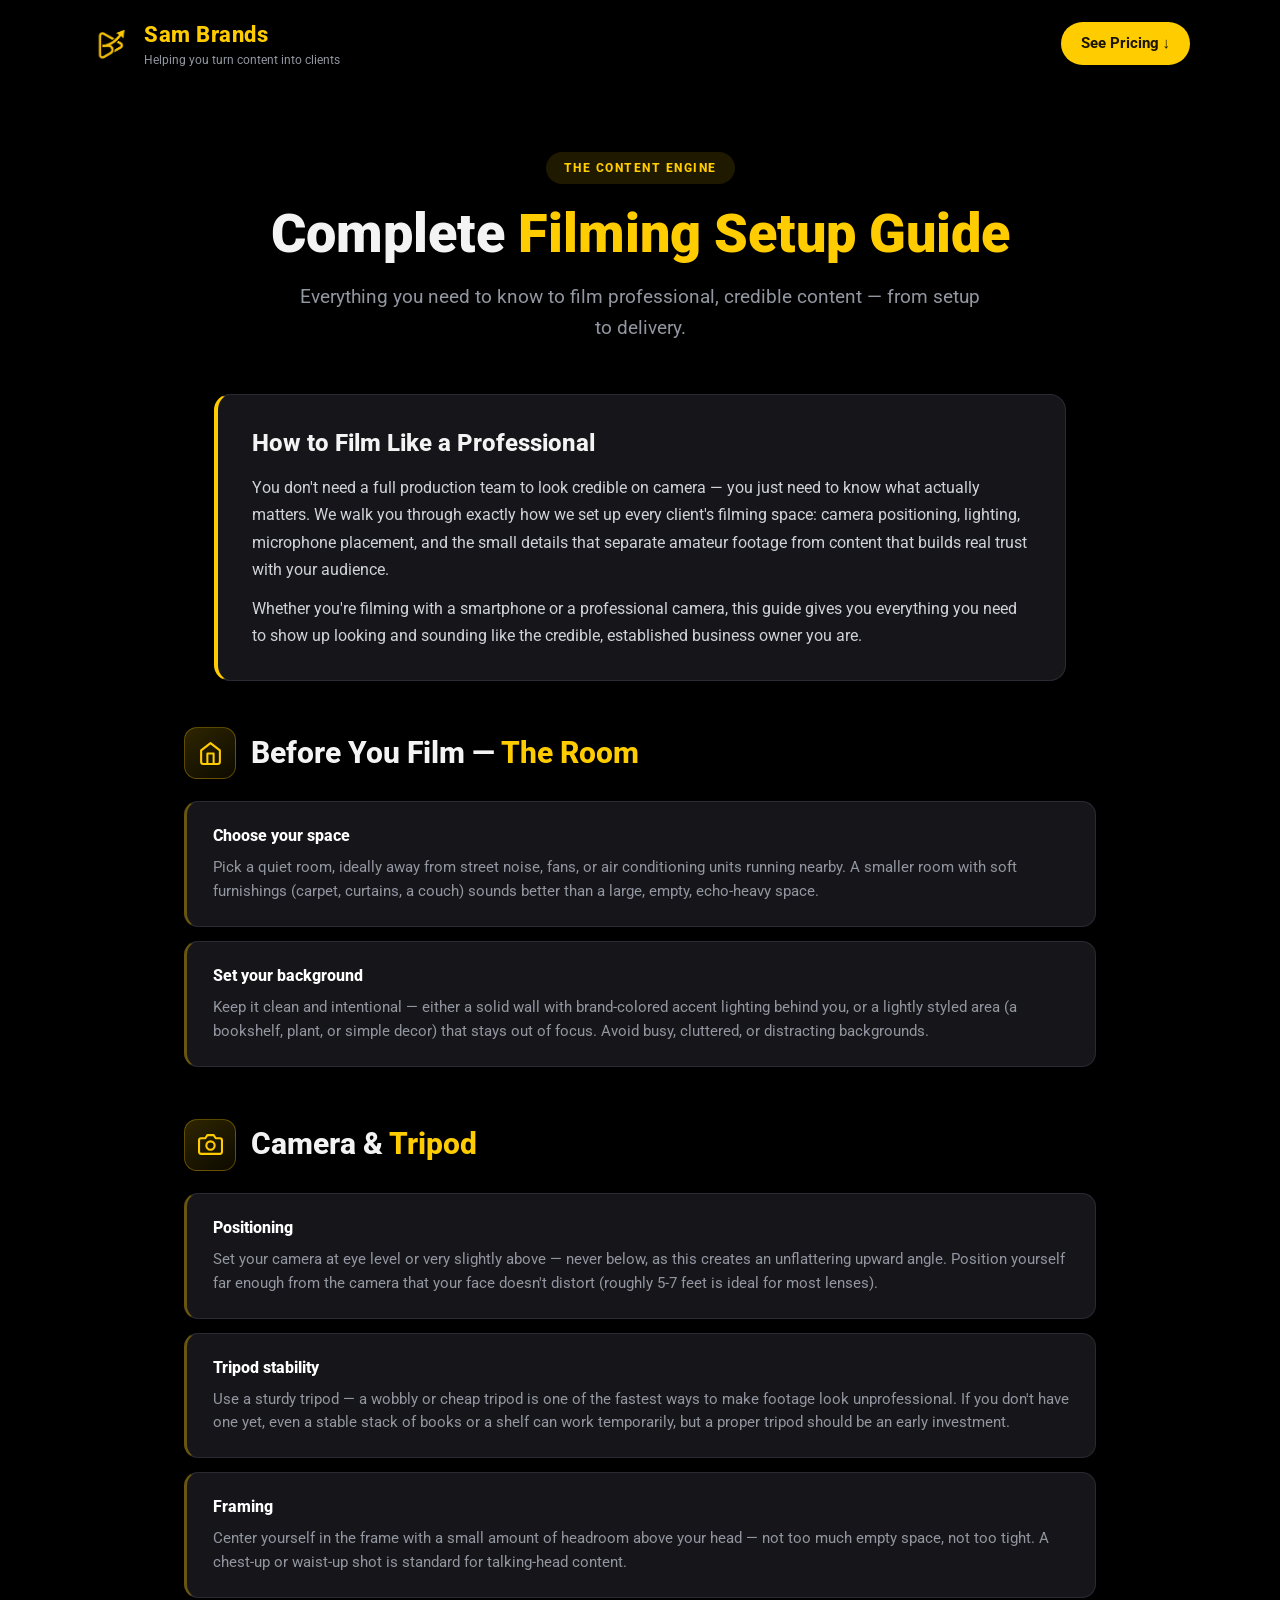
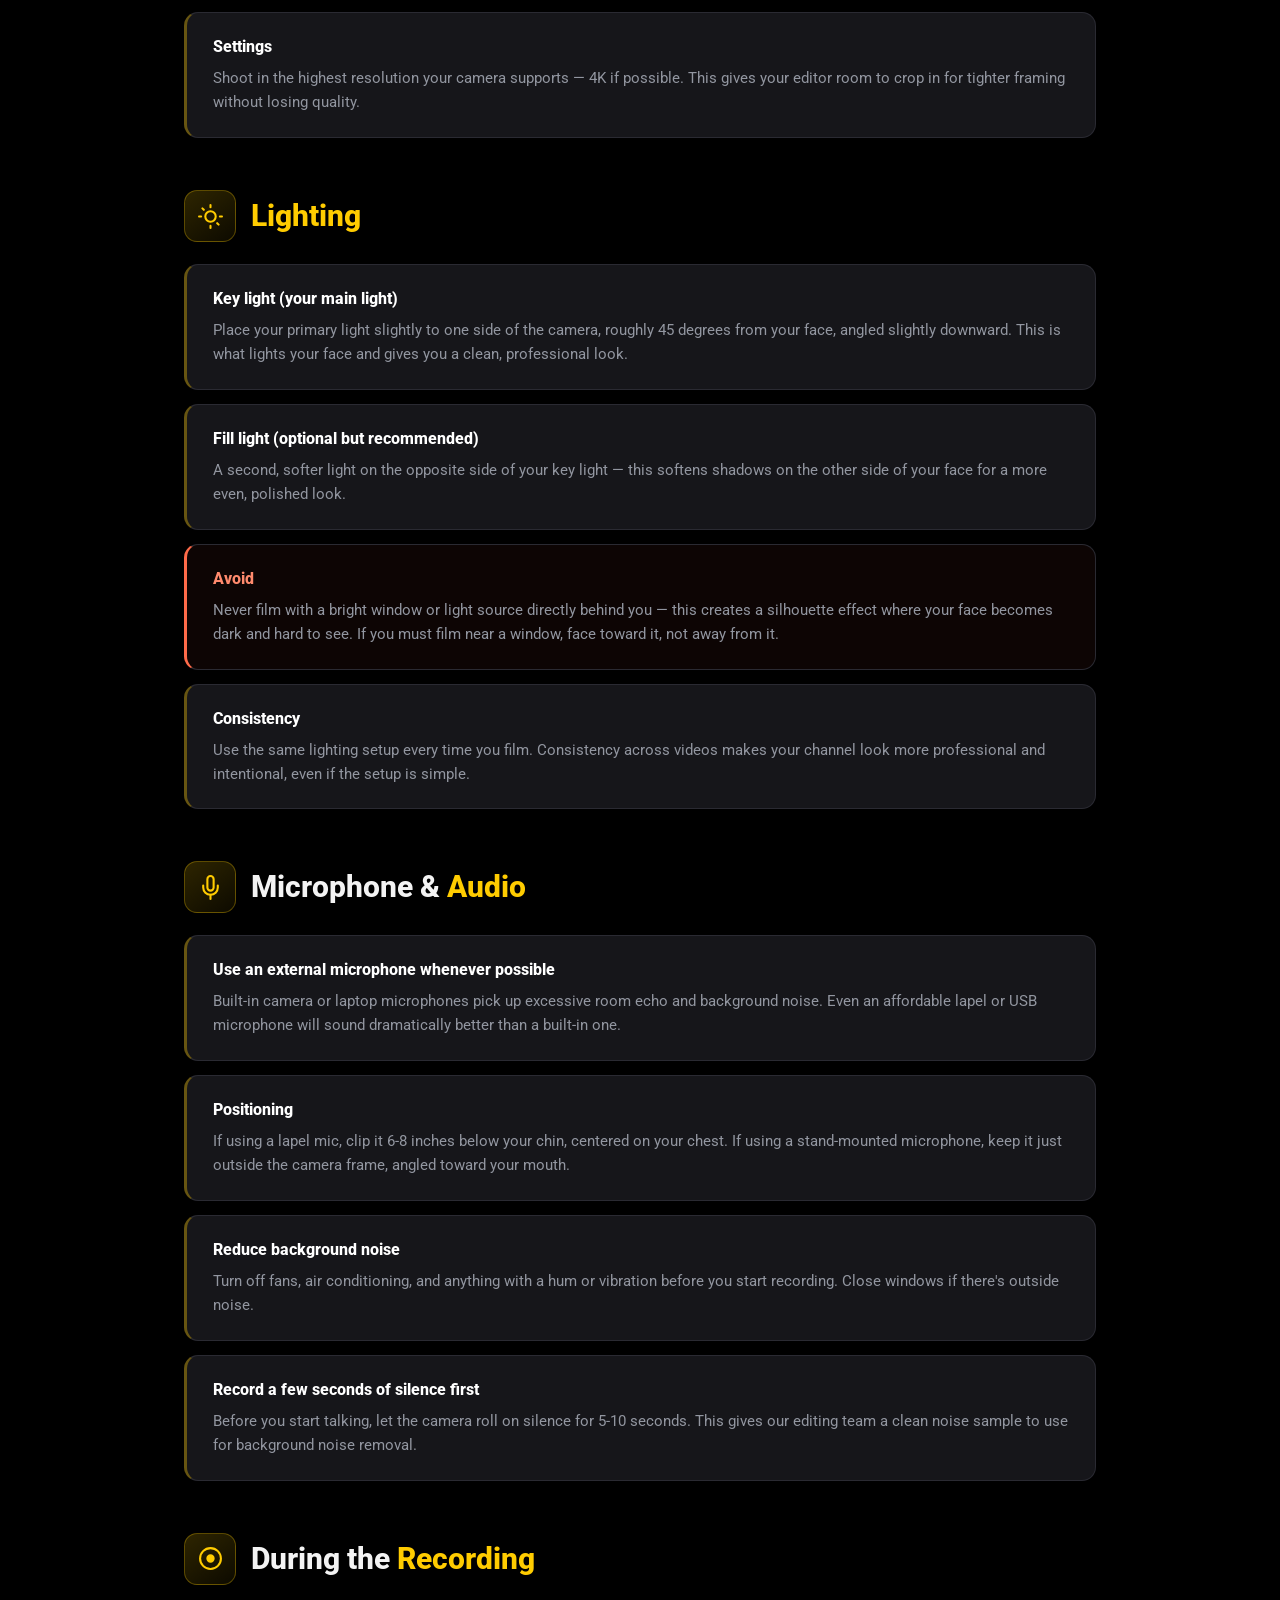
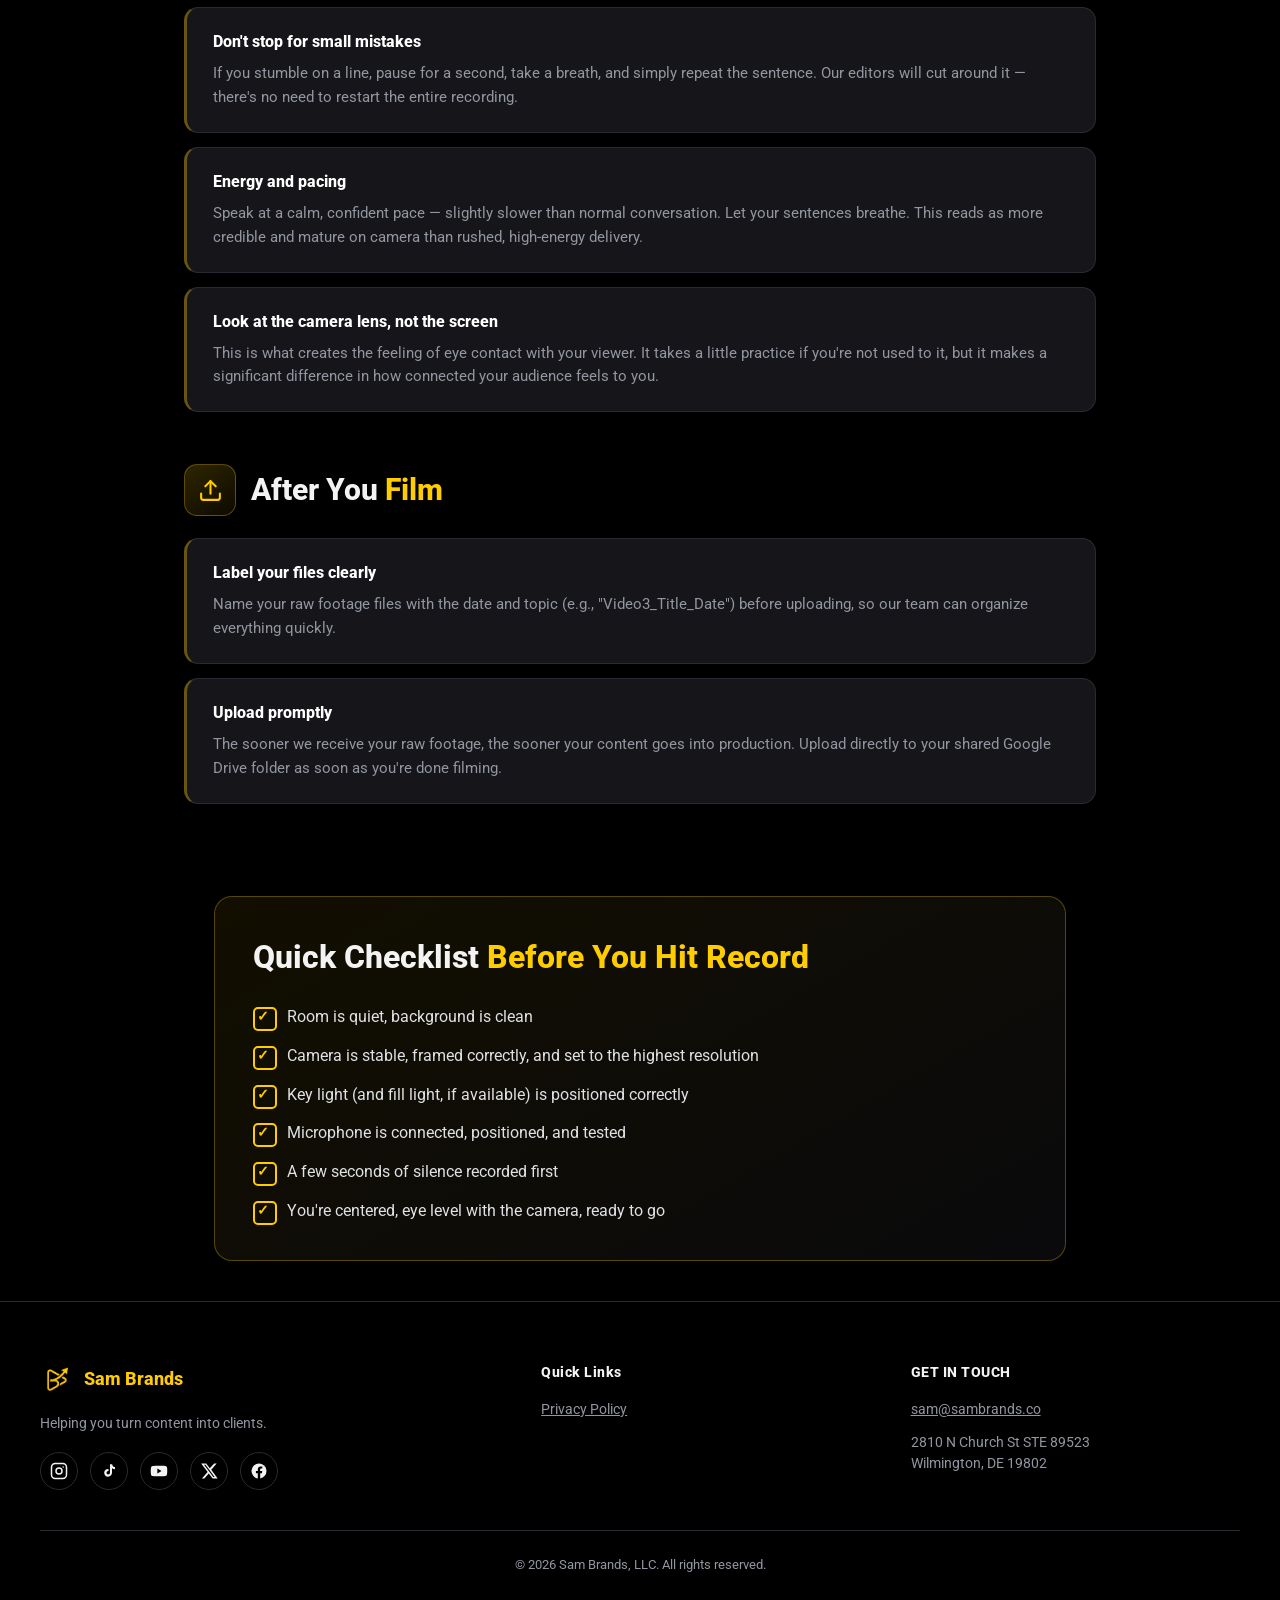
<file: complete-filming-setup-guide.html>
<!DOCTYPE html>
<html lang="en">
<head>
<meta charset="UTF-8">
<meta name="viewport" content="width=device-width, initial-scale=1.0">
<title>Complete Filming Setup Guide — Sam Brands</title>
<link rel="icon" href="/images/favicon.png">
<link href="https://fonts.googleapis.com/css2?family=Roboto:wght@400;500;700;900&display=swap" rel="stylesheet">
<link rel="stylesheet" href="/css/styles.css">
<link rel="stylesheet" href="/css/guides.css">
<!-- Logo in the browser tab -->
  <link rel="icon" href="images/fav.png" />
</head>
<body>

<div id="site-header"></div>

<!-- HERO -->
<section class="gd-hero">
  <span class="gd-pill">THE CONTENT ENGINE</span>
  <h1>Complete <span class="yellow">Filming Setup Guide</span></h1>
  <p class="gd-sub">Everything you need to know to film professional, credible content — from setup to delivery.</p>
</section>

<!-- INTRO -->
<section class="gd-intro">
  <div class="gd-intro-card">
    <h2>How to Film Like a Professional</h2>
    <p>You don't need a full production team to look credible on camera — you just need to know what actually matters. We walk you through exactly how we set up every client's filming space: camera positioning, lighting, microphone placement, and the small details that separate amateur footage from content that builds real trust with your audience.</p>
    <p>Whether you're filming with a smartphone or a professional camera, this guide gives you everything you need to show up looking and sounding like the credible, established business owner you are.</p>
  </div>
</section>

<!-- SECTIONS -->
<section class="gd-body">

  <div class="gd-sec">
    <div class="gd-sec-head">
      <div class="gd-ico"><svg viewBox="0 0 24 24" fill="none" stroke="currentColor" stroke-width="2" stroke-linecap="round" stroke-linejoin="round"><path d="M3 9l9-7 9 7v11a2 2 0 0 1-2 2H5a2 2 0 0 1-2-2z"/><polyline points="9 22 9 12 15 12 15 22"/></svg></div>
      <h2>Before You Film — <span class="yellow">The Room</span></h2>
    </div>
    <div class="gd-points">
      <div class="gd-point"><h4>Choose your space</h4><p>Pick a quiet room, ideally away from street noise, fans, or air conditioning units running nearby. A smaller room with soft furnishings (carpet, curtains, a couch) sounds better than a large, empty, echo-heavy space.</p></div>
      <div class="gd-point"><h4>Set your background</h4><p>Keep it clean and intentional — either a solid wall with brand-colored accent lighting behind you, or a lightly styled area (a bookshelf, plant, or simple decor) that stays out of focus. Avoid busy, cluttered, or distracting backgrounds.</p></div>
    </div>
  </div>

  <div class="gd-sec">
    <div class="gd-sec-head">
      <div class="gd-ico"><svg viewBox="0 0 24 24" fill="none" stroke="currentColor" stroke-width="2" stroke-linecap="round" stroke-linejoin="round"><path d="M23 19a2 2 0 0 1-2 2H3a2 2 0 0 1-2-2V8a2 2 0 0 1 2-2h4l2-3h6l2 3h4a2 2 0 0 1 2 2z"/><circle cx="12" cy="13" r="4"/></svg></div>
      <h2>Camera &amp; <span class="yellow">Tripod</span></h2>
    </div>
    <div class="gd-points">
      <div class="gd-point"><h4>Positioning</h4><p>Set your camera at eye level or very slightly above — never below, as this creates an unflattering upward angle. Position yourself far enough from the camera that your face doesn't distort (roughly 5-7 feet is ideal for most lenses).</p></div>
      <div class="gd-point"><h4>Tripod stability</h4><p>Use a sturdy tripod — a wobbly or cheap tripod is one of the fastest ways to make footage look unprofessional. If you don't have one yet, even a stable stack of books or a shelf can work temporarily, but a proper tripod should be an early investment.</p></div>
      <div class="gd-point"><h4>Framing</h4><p>Center yourself in the frame with a small amount of headroom above your head — not too much empty space, not too tight. A chest-up or waist-up shot is standard for talking-head content.</p></div>
      <div class="gd-point"><h4>Settings</h4><p>Shoot in the highest resolution your camera supports — 4K if possible. This gives your editor room to crop in for tighter framing without losing quality.</p></div>
    </div>
  </div>

  <div class="gd-sec">
    <div class="gd-sec-head">
      <div class="gd-ico"><svg viewBox="0 0 24 24" fill="none" stroke="currentColor" stroke-width="2" stroke-linecap="round" stroke-linejoin="round"><line x1="12" y1="1" x2="12" y2="3"/><line x1="12" y1="21" x2="12" y2="23"/><line x1="4.2" y1="4.2" x2="5.6" y2="5.6"/><line x1="18.4" y1="18.4" x2="19.8" y2="19.8"/><line x1="1" y1="12" x2="3" y2="12"/><line x1="21" y1="12" x2="23" y2="12"/><circle cx="12" cy="12" r="5"/></svg></div>
      <h2><span class="yellow">Lighting</span></h2>
    </div>
    <div class="gd-points">
      <div class="gd-point"><h4>Key light (your main light)</h4><p>Place your primary light slightly to one side of the camera, roughly 45 degrees from your face, angled slightly downward. This is what lights your face and gives you a clean, professional look.</p></div>
      <div class="gd-point"><h4>Fill light (optional but recommended)</h4><p>A second, softer light on the opposite side of your key light — this softens shadows on the other side of your face for a more even, polished look.</p></div>
      <div class="gd-point gd-warn"><h4>Avoid</h4><p>Never film with a bright window or light source directly behind you — this creates a silhouette effect where your face becomes dark and hard to see. If you must film near a window, face toward it, not away from it.</p></div>
      <div class="gd-point"><h4>Consistency</h4><p>Use the same lighting setup every time you film. Consistency across videos makes your channel look more professional and intentional, even if the setup is simple.</p></div>
    </div>
  </div>

  <div class="gd-sec">
    <div class="gd-sec-head">
      <div class="gd-ico"><svg viewBox="0 0 24 24" fill="none" stroke="currentColor" stroke-width="2" stroke-linecap="round" stroke-linejoin="round"><path d="M12 1a3 3 0 0 0-3 3v8a3 3 0 0 0 6 0V4a3 3 0 0 0-3-3z"/><path d="M19 10v2a7 7 0 0 1-14 0v-2"/><line x1="12" y1="19" x2="12" y2="23"/></svg></div>
      <h2>Microphone &amp; <span class="yellow">Audio</span></h2>
    </div>
    <div class="gd-points">
      <div class="gd-point"><h4>Use an external microphone whenever possible</h4><p>Built-in camera or laptop microphones pick up excessive room echo and background noise. Even an affordable lapel or USB microphone will sound dramatically better than a built-in one.</p></div>
      <div class="gd-point"><h4>Positioning</h4><p>If using a lapel mic, clip it 6-8 inches below your chin, centered on your chest. If using a stand-mounted microphone, keep it just outside the camera frame, angled toward your mouth.</p></div>
      <div class="gd-point"><h4>Reduce background noise</h4><p>Turn off fans, air conditioning, and anything with a hum or vibration before you start recording. Close windows if there's outside noise.</p></div>
      <div class="gd-point"><h4>Record a few seconds of silence first</h4><p>Before you start talking, let the camera roll on silence for 5-10 seconds. This gives our editing team a clean noise sample to use for background noise removal.</p></div>
    </div>
  </div>

  <div class="gd-sec">
    <div class="gd-sec-head">
      <div class="gd-ico"><svg viewBox="0 0 24 24" fill="none" stroke="currentColor" stroke-width="2" stroke-linecap="round" stroke-linejoin="round"><circle cx="12" cy="12" r="10"/><circle cx="12" cy="12" r="3" fill="currentColor"/></svg></div>
      <h2>During the <span class="yellow">Recording</span></h2>
    </div>
    <div class="gd-points">
      <div class="gd-point"><h4>Don't stop for small mistakes</h4><p>If you stumble on a line, pause for a second, take a breath, and simply repeat the sentence. Our editors will cut around it — there's no need to restart the entire recording.</p></div>
      <div class="gd-point"><h4>Energy and pacing</h4><p>Speak at a calm, confident pace — slightly slower than normal conversation. Let your sentences breathe. This reads as more credible and mature on camera than rushed, high-energy delivery.</p></div>
      <div class="gd-point"><h4>Look at the camera lens, not the screen</h4><p>This is what creates the feeling of eye contact with your viewer. It takes a little practice if you're not used to it, but it makes a significant difference in how connected your audience feels to you.</p></div>
    </div>
  </div>

  <div class="gd-sec">
    <div class="gd-sec-head">
      <div class="gd-ico"><svg viewBox="0 0 24 24" fill="none" stroke="currentColor" stroke-width="2" stroke-linecap="round" stroke-linejoin="round"><path d="M21 15v4a2 2 0 0 1-2 2H5a2 2 0 0 1-2-2v-4"/><polyline points="17 8 12 3 7 8"/><line x1="12" y1="3" x2="12" y2="15"/></svg></div>
      <h2>After You <span class="yellow">Film</span></h2>
    </div>
    <div class="gd-points">
      <div class="gd-point"><h4>Label your files clearly</h4><p>Name your raw footage files with the date and topic (e.g., "Video3_Title_Date") before uploading, so our team can organize everything quickly.</p></div>
      <div class="gd-point"><h4>Upload promptly</h4><p>The sooner we receive your raw footage, the sooner your content goes into production. Upload directly to your shared Google Drive folder as soon as you're done filming.</p></div>
    </div>
  </div>

</section>

<!-- CHECKLIST -->
<section class="gd-checklist">
  <div class="gd-check-card">
    <h2>Quick Checklist <span class="yellow">Before You Hit Record</span></h2>
    <ul class="gd-check-list">
      <li>Room is quiet, background is clean</li>
      <li>Camera is stable, framed correctly, and set to the highest resolution</li>
      <li>Key light (and fill light, if available) is positioned correctly</li>
      <li>Microphone is connected, positioned, and tested</li>
      <li>A few seconds of silence recorded first</li>
      <li>You're centered, eye level with the camera, ready to go</li>
    </ul>
  </div>
</section>

<div id="site-footer"></div>
<script src="/js/includes.js"></script>
</body>
</html>
</file>
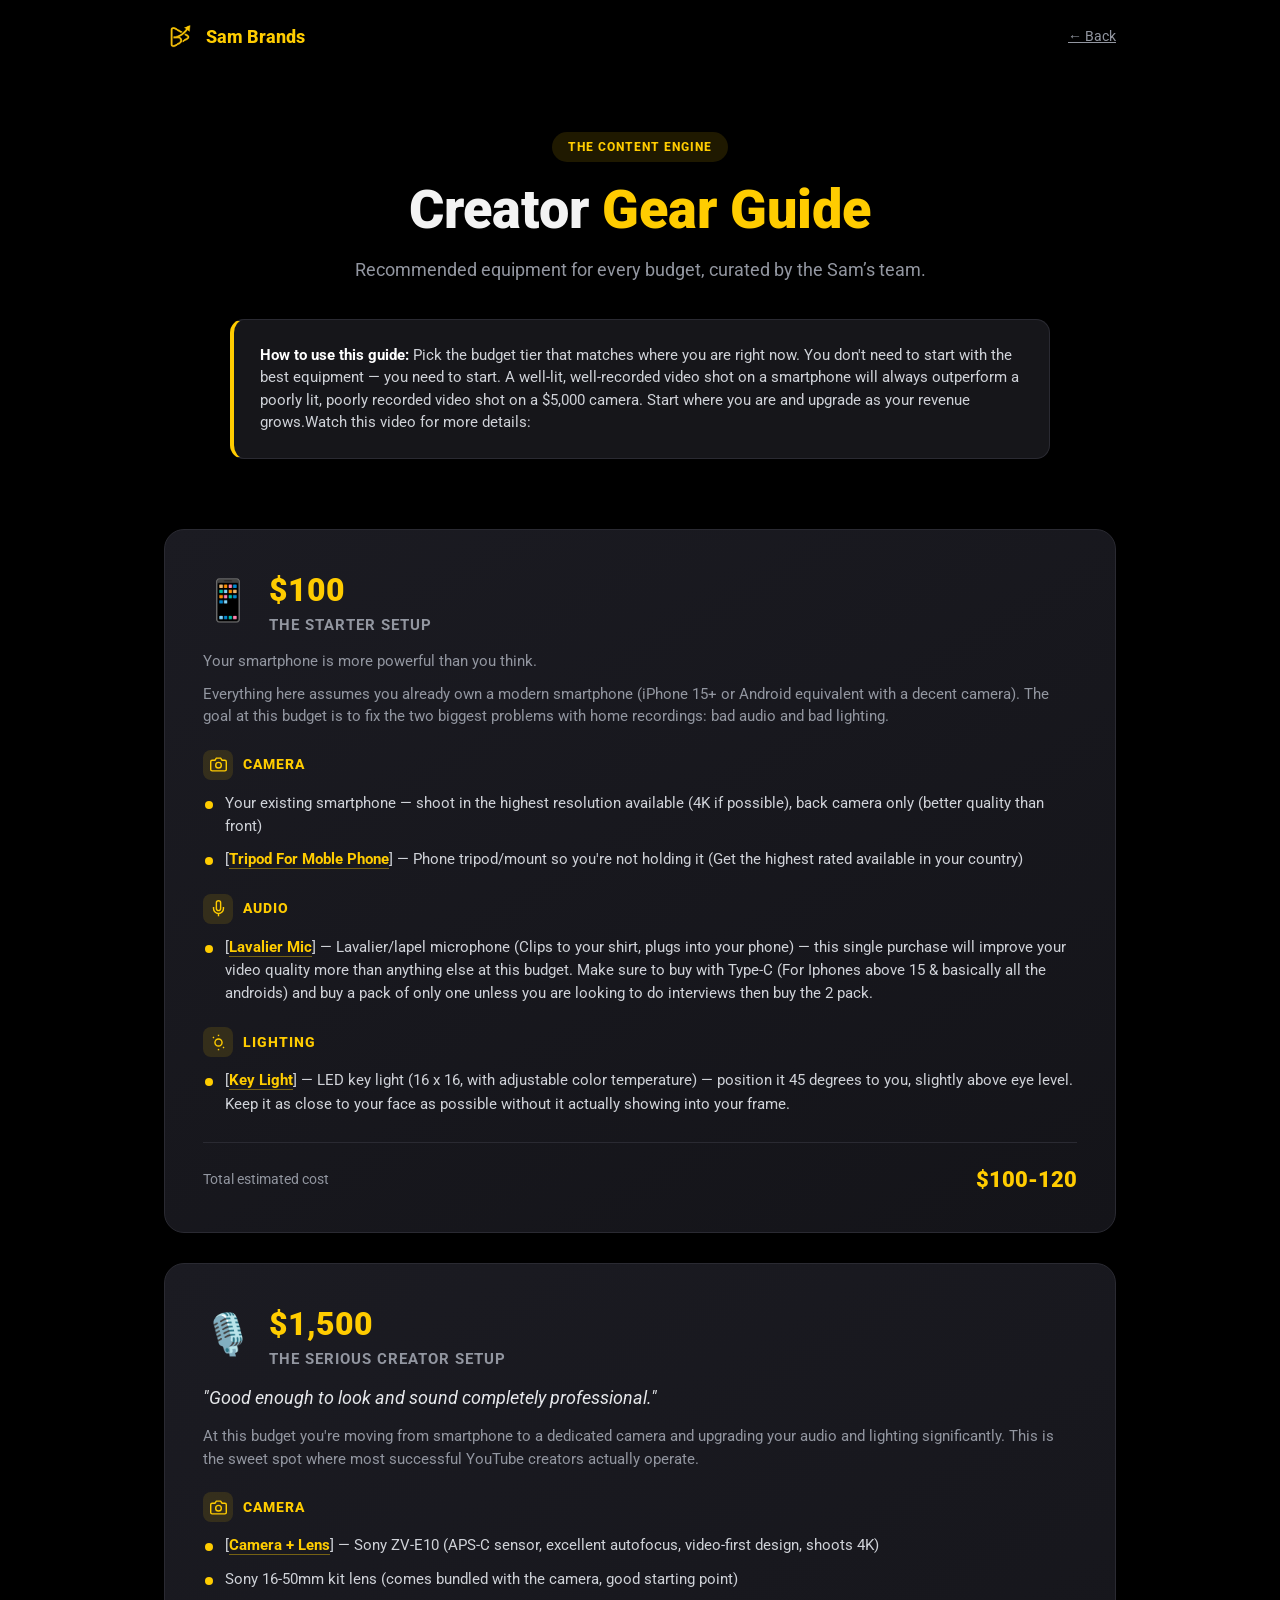
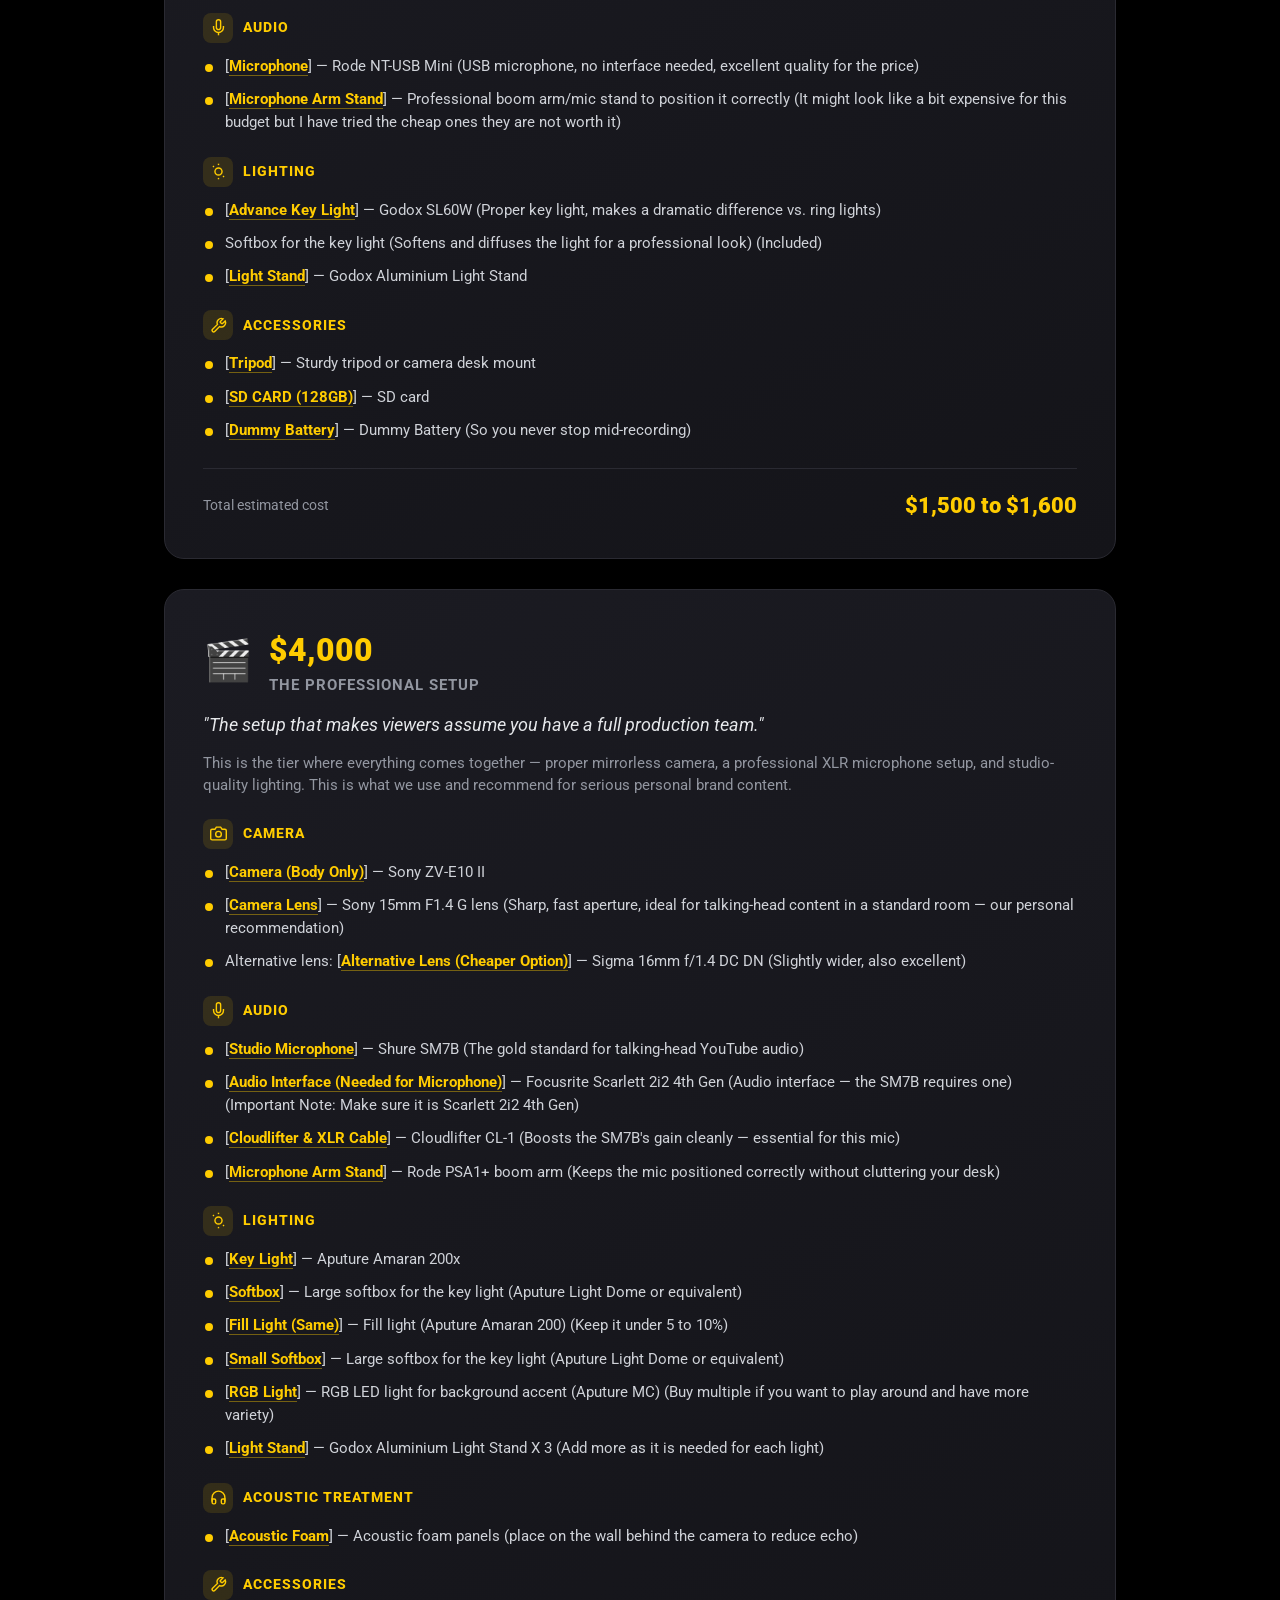
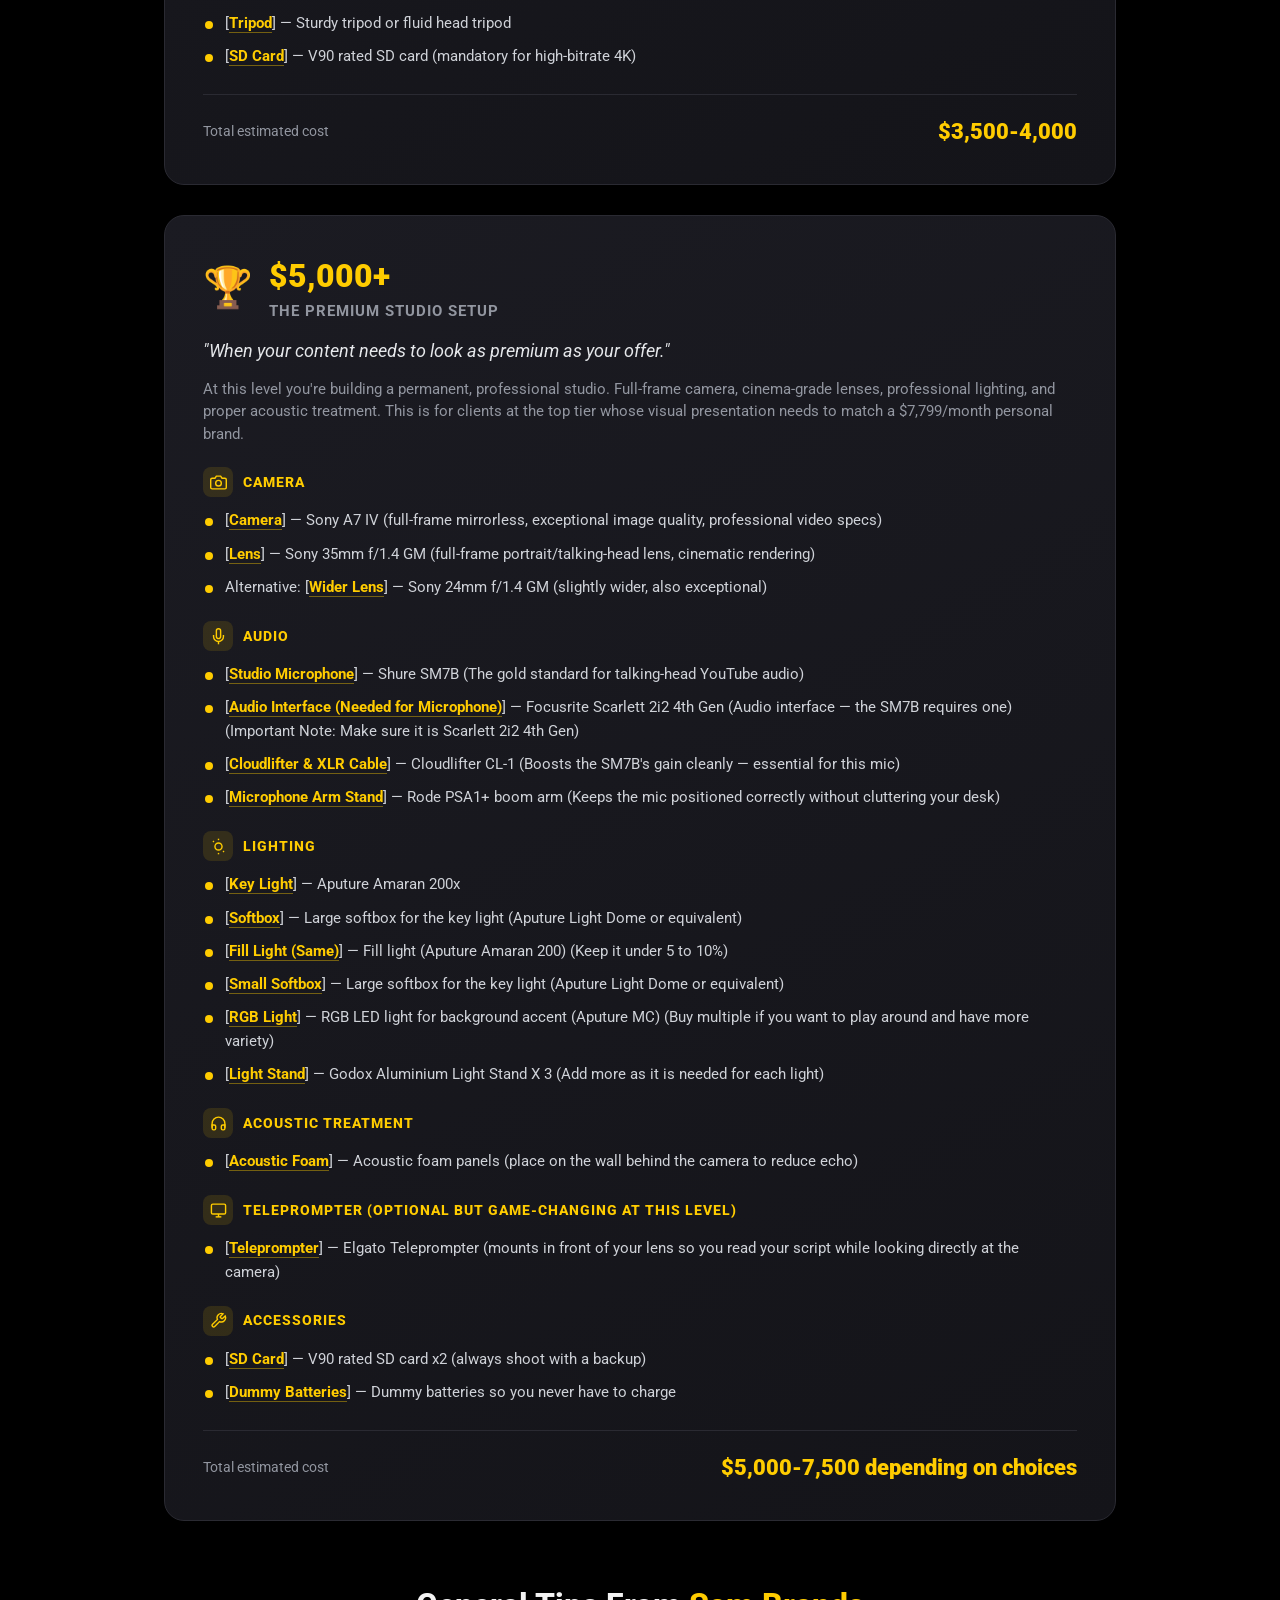
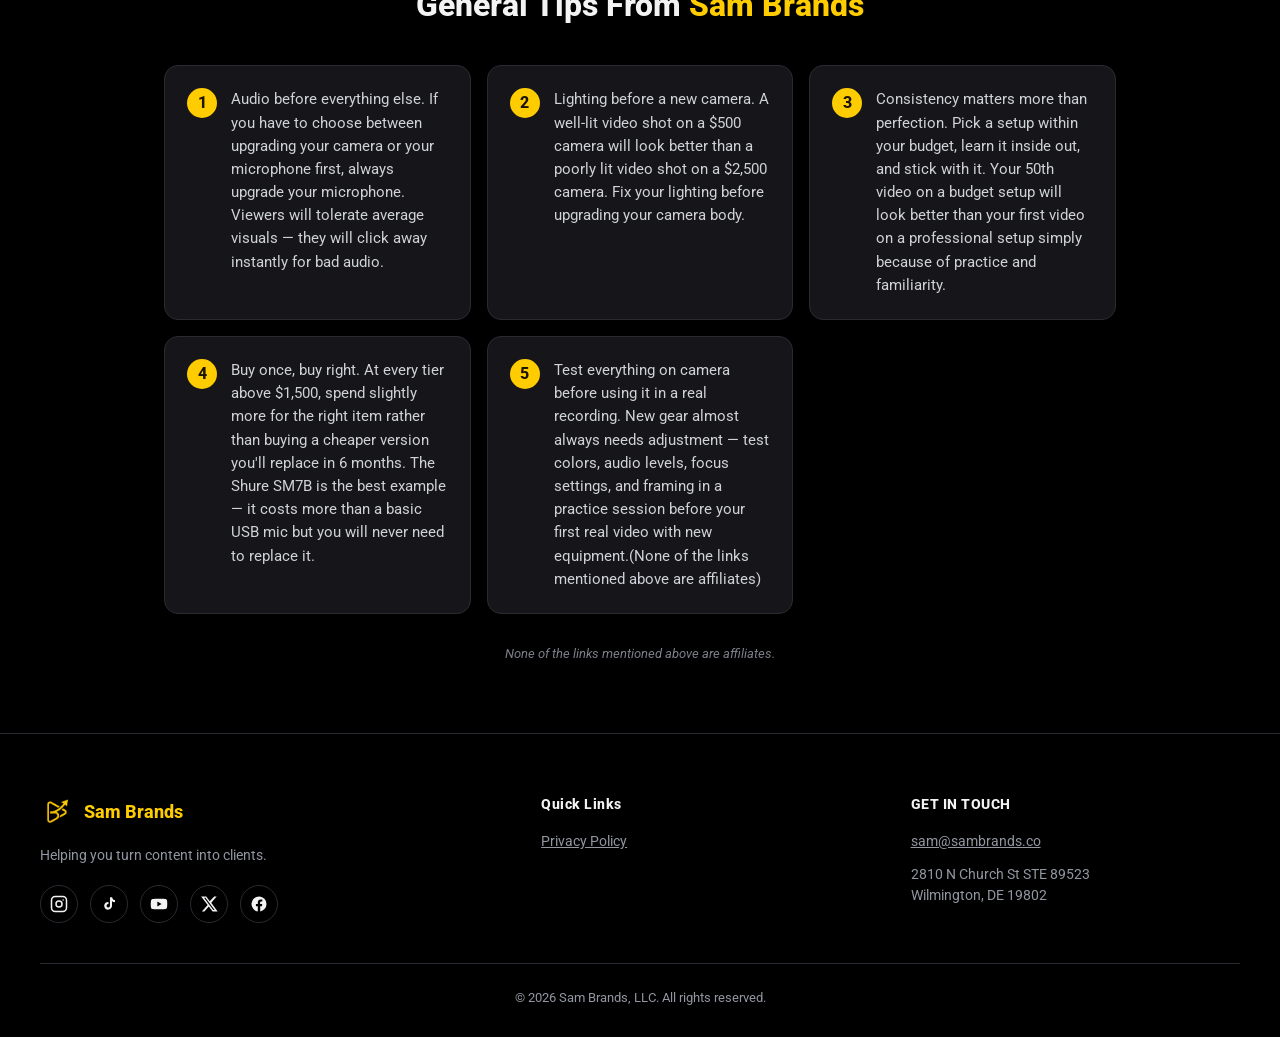
<file: creator-gear-guide.html>
<!DOCTYPE html>
<html lang="en"><head><meta charset="UTF-8"><meta name="viewport" content="width=device-width, initial-scale=1.0">
<title>Creator Gear Guide — Sam Brands</title>
<link rel="icon" href="/images/favicon.png">
<link href="https://fonts.googleapis.com/css2?family=Roboto:wght@400;500;700;900&display=swap" rel="stylesheet">
<!-- Main site styles (header/footer styling lives here) -->
<link rel="stylesheet" href="/css/styles.css">
<!-- Page-specific styles -->
<link rel="stylesheet" href="/css/gear.css">

 <!-- Logo in the browser tab -->
  <link rel="icon" href="images/fav.png" />
</head>
<body>

<!-- Shared header injected here -->
<!-- ===== Legal page header ===== -->
<header class="legal-header">
  <a href="index.html" class="legal-logo">
    <img src="/images/logo.png" alt="Sam Brands logo">
    <b>Sam Brands</b>
  </a>
  <a href="index.html" class="legal-back">&larr; Back</a>
</header>

<section class="gear-hero">
  <span class="gear-pill">THE CONTENT ENGINE</span>
  <h1>Creator <span class="yellow">Gear Guide</span></h1>
  <p class="sub">Recommended equipment for every budget, curated by the Sam’s team.</p>
  <div class="how-box"><strong style="color:#fff;">How to use this guide:</strong> Pick the budget tier that matches where you are right now. You don&#x27;t need to start with the best equipment — you need to start. A well-lit, well-recorded video shot on a smartphone will always outperform a poorly lit, poorly recorded video shot on a $5,000 camera. Start where you are and upgrade as your revenue grows.Watch this video for more details:</div>
</section>

<div class="tiers">
<div class="tier-card">
  <div class="tier-top">
    <span class="tier-emoji">📱</span>
    <div>
      <div class="tier-price">$100</div>
      <div class="tier-name">The Starter Setup</div>
    </div>
  </div>
  
  <p class='tier-desc'>Your smartphone is more powerful than you think.</p><p class='tier-desc'>Everything here assumes you already own a modern smartphone (iPhone 15+ or Android equivalent with a decent camera). The goal at this budget is to fix the two biggest problems with home recordings: bad audio and bad lighting.</p>
  <div class="gear-groups"><div class="gear-group">
  <div class="gear-cat"><span class="gear-cat-ico"><svg viewBox="0 0 24 24" fill="none" stroke="currentColor" stroke-width="2"><path d="M23 19a2 2 0 0 1-2 2H3a2 2 0 0 1-2-2V8a2 2 0 0 1 2-2h4l2-3h6l2 3h4a2 2 0 0 1 2 2z"/><circle cx="12" cy="13" r="4"/></svg></span>Camera</div>
  <ul class="gear-items"><li>Your existing smartphone — shoot in the highest resolution available (4K if possible), back camera only (better quality than front)</li><li>[<a class="gear-link" href="https://www.amazon.com/s?k=tripod%2Bfor%2Biphone&amp;ref=nb_sb_noss" target="_blank" rel="noopener">Tripod For Moble Phone</a>] — Phone tripod/mount so you&#x27;re not holding it (Get the highest rated available in your country)</li></ul>
</div><div class="gear-group">
  <div class="gear-cat"><span class="gear-cat-ico"><svg viewBox="0 0 24 24" fill="none" stroke="currentColor" stroke-width="2"><path d="M12 1a3 3 0 0 0-3 3v8a3 3 0 0 0 6 0V4a3 3 0 0 0-3-3z"/><path d="M19 10v2a7 7 0 0 1-14 0v-2"/><line x1="12" y1="19" x2="12" y2="23"/></svg></span>Audio</div>
  <ul class="gear-items"><li>[<a class="gear-link" href="https://www.amazon.com/DJI-Microphone-Ultralight-Detail-Rich-Cancelling/dp/B0DDLCLFFX/ref=sr_1_5?crid=32CMS23P3B26A&amp;dib=eyJ2IjoiMSJ9.[base64].pHlXHMSlLRafksq6kUlKTmC7gM0cp25LXzkbihohJQQ&amp;dib_tag=se&amp;keywords=lav%2Bmic&amp;qid=1783526643&amp;sprefix=lav%2Bm%2Caps%2C367&amp;sr=8-5&amp;th=1" target="_blank" rel="noopener">Lavalier Mic</a>] — Lavalier/lapel microphone (Clips to your shirt, plugs into your phone) — this single purchase will improve your video quality more than anything else at this budget. Make sure to buy with Type-C (For Iphones above 15 &amp; basically all the androids) and buy a pack of only one unless you are looking to do interviews then buy the 2 pack. </li></ul>
</div><div class="gear-group">
  <div class="gear-cat"><span class="gear-cat-ico"><svg viewBox="0 0 24 24" fill="none" stroke="currentColor" stroke-width="2"><line x1="12" y1="1" x2="12" y2="3"/><line x1="12" y1="21" x2="12" y2="23"/><line x1="4.2" y1="4.2" x2="5.6" y2="5.6"/><line x1="18.4" y1="18.4" x2="19.8" y2="19.8"/><circle cx="12" cy="12" r="5"/></svg></span>Lighting</div>
  <ul class="gear-items"><li>[<a class="gear-link" href="https://www.amazon.com/Torjim-Photography-Professional-3000-7500K-Recording/dp/B0C1MYB5KK/ref=sr_1_1?crid=2NL48HECU57RZ&amp;dib=eyJ2IjoiMSJ9.[base64].UNVBXikSQ3kBAh_azSQlhIOy7XR9OlzZWQYunPH2x0U&amp;dib_tag=se&amp;keywords=key%2Blight%2Bwith%2Bsoftbox&amp;qid=1783526913&amp;sprefix=key%2Blight%2Bwith%2Bso%2Caps%2C357&amp;sr=8-1&amp;th=1" target="_blank" rel="noopener">Key Light</a>] — LED key light (16 x 16, with adjustable color temperature) — position it 45 degrees to you, slightly above eye level. Keep it as close to your face as possible without it actually showing into your frame.</li></ul>
</div></div>
  <div class="tier-total"><span>Total estimated cost</span><strong>$100-120</strong></div>
</div>
<div class="tier-card">
  <div class="tier-top">
    <span class="tier-emoji">🎙️</span>
    <div>
      <div class="tier-price">$1,500</div>
      <div class="tier-name">The Serious Creator Setup</div>
    </div>
  </div>
  <p class="tier-tagline">"Good enough to look and sound completely professional."</p>
  <p class='tier-desc'>At this budget you&#x27;re moving from smartphone to a dedicated camera and upgrading your audio and lighting significantly. This is the sweet spot where most successful YouTube creators actually operate.</p>
  <div class="gear-groups"><div class="gear-group">
  <div class="gear-cat"><span class="gear-cat-ico"><svg viewBox="0 0 24 24" fill="none" stroke="currentColor" stroke-width="2"><path d="M23 19a2 2 0 0 1-2 2H3a2 2 0 0 1-2-2V8a2 2 0 0 1 2-2h4l2-3h6l2 3h4a2 2 0 0 1 2 2z"/><circle cx="12" cy="13" r="4"/></svg></span>Camera</div>
  <ul class="gear-items"><li>[<a class="gear-link" href="https://www.amazon.com/Sony-Alpha-ZV-E10-Interchangeable-Mirrorless/dp/B0FLSPG85G/ref=sr_1_1?crid=GF9X37AMKTQY&amp;dib=eyJ2IjoiMSJ9.[base64].Pehgcho-jOEQK9lePn_6J5xUlOnKhYYX8CgX92m_kkE&amp;dib_tag=se&amp;keywords=sony%2Bzve10&amp;qid=1783527333&amp;sprefix=sony%2Bzve%2Caps%2C489&amp;sr=8-1&amp;th=1" target="_blank" rel="noopener">Camera + Lens</a>] — Sony ZV-E10 (APS-C sensor, excellent autofocus, video-first design, shoots 4K)</li><li>Sony 16-50mm kit lens (comes bundled with the camera, good starting point)</li></ul>
</div><div class="gear-group">
  <div class="gear-cat"><span class="gear-cat-ico"><svg viewBox="0 0 24 24" fill="none" stroke="currentColor" stroke-width="2"><path d="M12 1a3 3 0 0 0-3 3v8a3 3 0 0 0 6 0V4a3 3 0 0 0-3-3z"/><path d="M19 10v2a7 7 0 0 1-14 0v-2"/><line x1="12" y1="19" x2="12" y2="23"/></svg></span>Audio</div>
  <ul class="gear-items"><li>[<a class="gear-link" href="https://www.amazon.com/Rode-NT-USB-USB-Condenser-Microphone/dp/B00MMKQOEM/ref=sr_1_1?crid=2AB8K4A65AELP&amp;dib=eyJ2IjoiMSJ9.[base64].s-i0nOirvIUV6GxXjtX9oZADPXPv8zTVEq8rklvmXLA&amp;dib_tag=se&amp;keywords=rode%2Bnt%2Busb&amp;qid=1783528533&amp;sprefix=rod%2Bnt%2Bu%2Caps%2C367&amp;sr=8-1&amp;th=1" target="_blank" rel="noopener">Microphone</a>] — Rode NT-USB Mini (USB microphone, no interface needed, excellent quality for the price)</li><li>[<a class="gear-link" href="https://www.amazon.com/Rode-Microphones-PSA1-Professional-Studio/dp/B09JBVR5B4/ref=sr_1_3?crid=2SD1UCENL1DC9&amp;dib=eyJ2IjoiMSJ9.[base64].ae_2WmOZ6Ax7yVBGwBZ8J684ggU7BEsSRBtuFKQeEmA&amp;dib_tag=se&amp;keywords=microphone%2Barm&amp;qid=1783528674&amp;sprefix=microphone%2B%2Caps%2C420&amp;sr=8-3&amp;th=1" target="_blank" rel="noopener">Microphone Arm Stand</a>] — Professional boom arm/mic stand to position it correctly (It might look like a bit expensive for this budget but I have tried the cheap ones they are not worth it)</li></ul>
</div><div class="gear-group">
  <div class="gear-cat"><span class="gear-cat-ico"><svg viewBox="0 0 24 24" fill="none" stroke="currentColor" stroke-width="2"><line x1="12" y1="1" x2="12" y2="3"/><line x1="12" y1="21" x2="12" y2="23"/><line x1="4.2" y1="4.2" x2="5.6" y2="5.6"/><line x1="18.4" y1="18.4" x2="19.8" y2="19.8"/><circle cx="12" cy="12" r="5"/></svg></span>Lighting</div>
  <ul class="gear-items"><li>[<a class="gear-link" href="https://www.amazon.com/Softbox-Special-Continuous-Recording-Shooting/dp/B081BTFZ51/ref=sr_1_1?crid=3DPB85Y2HF4X0&amp;dib=eyJ2IjoiMSJ9.[base64].teaOPsQINc5f3xzIARrKnaCrKJ3g-sbEkoqxC60-UZw&amp;dib_tag=se&amp;keywords=godox+sl60+with+softbox&amp;qid=1783528790&amp;sprefix=godox+sl60+with+sof%2Caps%2C408&amp;sr=8-1" target="_blank" rel="noopener">Advance Key Light</a>] — Godox SL60W (Proper key light, makes a dramatic difference vs. ring lights) </li><li>Softbox for the key light (Softens and diffuses the light for a professional look) (Included)</li><li>[<a class="gear-link" href="https://www.amazon.com/Softbox-Special-Continuous-Recording-Shooting/dp/B081BTFZ51/ref=sr_1_1?crid=3DPB85Y2HF4X0&amp;dib=eyJ2IjoiMSJ9.[base64].teaOPsQINc5f3xzIARrKnaCrKJ3g-sbEkoqxC60-UZw&amp;dib_tag=se&amp;keywords=godox+sl60+with+softbox&amp;qid=1783528790&amp;sprefix=godox+sl60+with+sof%2Caps%2C408&amp;sr=8-1" target="_blank" rel="noopener">Light Stand</a>] — Godox Aluminium Light Stand</li></ul>
</div><div class="gear-group">
  <div class="gear-cat"><span class="gear-cat-ico"><svg viewBox="0 0 24 24" fill="none" stroke="currentColor" stroke-width="2"><path d="M14.7 6.3a1 1 0 0 0 0 1.4l1.6 1.6a1 1 0 0 0 1.4 0l3.77-3.77a6 6 0 0 1-7.94 7.94l-6.91 6.91a2.12 2.12 0 0 1-3-3l6.91-6.91a6 6 0 0 1 7.94-7.94l-3.76 3.76z"/></svg></span>Accessories</div>
  <ul class="gear-items"><li>[<a class="gear-link" href="https://www.amazon.com/Lightweight-Capacity-Cellphone-Smartphone-Streaming/dp/B0B1HYVVTV/ref=sr_1_1?crid=184QHJTVWP8WR&amp;dib=eyJ2IjoiMSJ9.[base64].mYU8u0DyyvJieGmRDxKpKohjGISaWSWk1PebhxvK7-A&amp;dib_tag=se&amp;keywords=tripod%2Bfor%2Bcamera&amp;qid=1783528885&amp;sprefix=tripod%2Bfor%2Bcam%2Caps%2C456&amp;sr=8-1&amp;th=1" target="_blank" rel="noopener">Tripod</a>] — Sturdy tripod or camera desk mount</li><li>[<a class="gear-link" href="https://www.amazon.com/SanDisk-128GB-Extreme-UHS-I-Memory/dp/B09X7FXHVJ/ref=sr_1_3?crid=3A5H10J6UTZ60&amp;dib=eyJ2IjoiMSJ9.[base64]._C-4NDkTsmpskIqLjWdtX9PA-t0YaEiuH4vIxutzoco&amp;dib_tag=se&amp;keywords=128gb%2Bsd%2Bcard%2Bfor%2Bsony%2Bcamera&amp;qid=1783528932&amp;sprefix=128gb%2Bsd%2Bcard%2Bfor%2Bsony%2B%2Caps%2C457&amp;sr=8-3&amp;th=1" target="_blank" rel="noopener">SD CARD (128GB)</a>] — SD card </li><li>[<a class="gear-link" href="https://www.amazon.com/Kimaru-AC-PW20-Adapter-NP-FW50-Cameras/dp/B08BCRSV4H/ref=sr_1_1_sspa?crid=3IVEMLF8STHXR&amp;dib=eyJ2IjoiMSJ9.[base64].sZTkITRAUx2UzidfNOzl5kXzP03eU-MeEVyUO7xFZ1k&amp;dib_tag=se&amp;keywords=sony+zv+e10+dummy+battery&amp;qid=1783529010&amp;sprefix=SONY+ZV+E10+DU%2Caps%2C369&amp;sr=8-1-spons&amp;sp_csd=d2lkZ2V0TmFtZT1zcF9hdGY&amp;psc=1" target="_blank" rel="noopener">Dummy Battery</a>] — Dummy Battery (So you never stop mid-recording)</li></ul>
</div></div>
  <div class="tier-total"><span>Total estimated cost</span><strong>$1,500 to $1,600</strong></div>
</div>
<div class="tier-card">
  <div class="tier-top">
    <span class="tier-emoji">🎬</span>
    <div>
      <div class="tier-price">$4,000</div>
      <div class="tier-name">The Professional Setup</div>
    </div>
  </div>
  <p class="tier-tagline">"The setup that makes viewers assume you have a full production team."</p>
  <p class='tier-desc'>This is the tier where everything comes together — proper mirrorless camera, a professional XLR microphone setup, and studio-quality lighting. This is what we use and recommend for serious personal brand content.</p>
  <div class="gear-groups"><div class="gear-group">
  <div class="gear-cat"><span class="gear-cat-ico"><svg viewBox="0 0 24 24" fill="none" stroke="currentColor" stroke-width="2"><path d="M23 19a2 2 0 0 1-2 2H3a2 2 0 0 1-2-2V8a2 2 0 0 1 2-2h4l2-3h6l2 3h4a2 2 0 0 1 2 2z"/><circle cx="12" cy="13" r="4"/></svg></span>Camera</div>
  <ul class="gear-items"><li>[<a class="gear-link" href="https://www.amazon.com/Sony-Alpha-ZVE10-Interchangeable-Mirrorless/dp/B0D92W8GYV/ref=sr_1_1?crid=1CVE4IA8VWD6Y&amp;dib=eyJ2IjoiMSJ9.[base64].4qGO9FSRDFLYBw7CChDQAx5Aj4EuOJtoSIqVsdjZXKs&amp;dib_tag=se&amp;keywords=sony%2Bzve10%2Bii&amp;qid=1783529284&amp;sprefix=sony%2Bzve10%2Caps%2C473&amp;sr=8-1&amp;th=1" target="_blank" rel="noopener">Camera (Body Only)</a>] — Sony ZV-E10 II</li><li>[<a class="gear-link" href="https://www.amazon.com/Sony-APS-C-Angle-Prime-SEL15F14G/dp/B0B2S1LRTY/ref=sr_1_2?crid=1DIMQMVZWIBJ3&amp;dib=eyJ2IjoiMSJ9.[base64].bctMogfnJLa3bj03Hzxq4wWpx5szVnlqWy3CYx4lBRg&amp;dib_tag=se&amp;keywords=sony%2B15mm%2Bf%2F1.4%2Bg&amp;qid=1783529366&amp;sprefix=sony%2B15mm%2Bf%2F1.4%2Bg%2Caps%2C544&amp;sr=8-2&amp;th=1" target="_blank" rel="noopener">Camera Lens</a>] — Sony 15mm F1.4 G lens (Sharp, fast aperture, ideal for talking-head content in a standard room — our personal recommendation)</li><li>Alternative lens: [<a class="gear-link" href="http://amazon.com/Sigma-16mm-Contemporary-Lens-Sony/dp/B077BWD2BB/ref=sr_1_1?crid=2U41FO2INGB90&amp;dib=eyJ2IjoiMSJ9.[base64].SYt0PD8AtlfVZpZNtE0PwUH6U_Q5EBl8HKnlJVlHoIw&amp;dib_tag=se&amp;keywords=Sigma+16mm&amp;qid=1783529393&amp;sprefix=sigma+16%2Caps%2C469&amp;sr=8-1" target="_blank" rel="noopener">Alternative Lens (Cheaper Option)</a>] — Sigma 16mm f/1.4 DC DN (Slightly wider, also excellent)</li></ul>
</div><div class="gear-group">
  <div class="gear-cat"><span class="gear-cat-ico"><svg viewBox="0 0 24 24" fill="none" stroke="currentColor" stroke-width="2"><path d="M12 1a3 3 0 0 0-3 3v8a3 3 0 0 0 6 0V4a3 3 0 0 0-3-3z"/><path d="M19 10v2a7 7 0 0 1-14 0v-2"/><line x1="12" y1="19" x2="12" y2="23"/></svg></span>Audio</div>
  <ul class="gear-items"><li>[<a class="gear-link" href="https://www.amazon.com/Shure-SM7B-Cardioid-Dynamic-Microphone/dp/B0002E4Z8M/ref=sr_1_1?crid=J6WBP320AV1L&amp;dib=eyJ2IjoiMSJ9.[base64].wQHJ2DIHzWk0dOV7C_E_zN2VwwXQDB0vZrXdMwXExRo&amp;dib_tag=se&amp;keywords=shure%2Bsm7b&amp;qid=1783529477&amp;sprefix=shure%2Bs%2Caps%2C377&amp;sr=8-1&amp;th=1" target="_blank" rel="noopener">Studio Microphone</a>] — Shure SM7B (The gold standard for talking-head YouTube audio)</li><li>[<a class="gear-link" href="https://www.amazon.com/s?k=scarlett+2i2&amp;crid=38J1IBBMHAYO9&amp;sprefix=scarlett%2Caps%2C365&amp;ref=nb_sb_ss_p13n-expert-pd-ops-ranker_ci_hl-bn-left_2_8" target="_blank" rel="noopener">Audio Interface (Needed for Microphone)</a>] — Focusrite Scarlett 2i2 4th Gen (Audio interface — the SM7B requires one) (Important Note: Make sure it is Scarlett 2i2 4th Gen) </li><li>[<a class="gear-link" href="https://www.amazon.com/Microphones-Cloudlifter-Activator-Cables-Bundle/dp/B07KBT48JZ/ref=sr_1_4?crid=3R5UQ47213HA8&amp;dib=eyJ2IjoiMSJ9.[base64].YlKvr1V11LkI516Y8dAk4lhjuEIb0rbgbdGH1Z3ymeE&amp;dib_tag=se&amp;keywords=cloudlifter&amp;qid=1783529862&amp;sprefix=cloudlif%2Caps%2C366&amp;sr=8-4&amp;th=1" target="_blank" rel="noopener">Cloudlifter &amp; XLR Cable</a>] — Cloudlifter CL-1 (Boosts the SM7B&#x27;s gain cleanly — essential for this mic)</li><li>[<a class="gear-link" href="https://www.amazon.com/Rode-Microphones-PSA1-Professional-Studio/dp/B09JBVR5B4/ref=sr_1_3?crid=2SD1UCENL1DC9&amp;dib=eyJ2IjoiMSJ9.[base64].ae_2WmOZ6Ax7yVBGwBZ8J684ggU7BEsSRBtuFKQeEmA&amp;dib_tag=se&amp;keywords=microphone%2Barm&amp;qid=1783528674&amp;sprefix=microphone%2B%2Caps%2C420&amp;sr=8-3&amp;th=1" target="_blank" rel="noopener">Microphone Arm Stand</a>] — Rode PSA1+ boom arm (Keeps the mic positioned correctly without cluttering your desk)</li></ul>
</div><div class="gear-group">
  <div class="gear-cat"><span class="gear-cat-ico"><svg viewBox="0 0 24 24" fill="none" stroke="currentColor" stroke-width="2"><line x1="12" y1="1" x2="12" y2="3"/><line x1="12" y1="21" x2="12" y2="23"/><line x1="4.2" y1="4.2" x2="5.6" y2="5.6"/><line x1="18.4" y1="18.4" x2="19.8" y2="19.8"/><circle cx="12" cy="12" r="5"/></svg></span>Lighting</div>
  <ul class="gear-items"><li>[<a class="gear-link" href="https://www.amazon.com/200X-Bi-Color-Point-Source-2700K-6500K-Bluetooth/dp/B08RNC8MNZ/ref=sr_1_1_sspa?crid=19BHQG8UNLFQL&amp;dib=eyJ2IjoiMSJ9.[base64].nGJjf1q9ko-3Azhnya3vskpmIFka2wbL8K998U4qj7I&amp;dib_tag=se&amp;keywords=aputure+200x&amp;qid=1783599748&amp;sprefix=aputure+200x%2Caps%2C444&amp;sr=8-1-spons&amp;sp_csd=d2lkZ2V0TmFtZT1zcF9hdGY&amp;psc=1" target="_blank" rel="noopener">Key Light</a>] — Aputure Amaran 200x </li><li>[<a class="gear-link" href="https://www.amazon.com/Aputure-Quick-Dome-90-Quick-Setup/dp/B0FX3PG1WM/ref=sr_1_1?crid=11BI2OCP24PIG&amp;dib=eyJ2IjoiMSJ9.Z2maex1okyB74ZiMTGD7lD3kQKcnWiKVVXT6Y3Ha4Ib-shNSmn6LpsHr_Uo0-9_KdSEeOUAR7hsZfkhKpQiO9qD1UXpnRladBxcPOnYe_LE.bB09NawgOQDI_4oWsbxPSWgDjbAELczeAK-vA9safuo&amp;dib_tag=se&amp;keywords=aputure%2B200x%2Bsoft%2Bbox%2B90cm&amp;qid=1783599987&amp;sprefix=aputure%2B200x%2Bsoft%2Bbox%2B90%2Caps%2C341&amp;sr=8-1&amp;th=1" target="_blank" rel="noopener">Softbox</a>] — Large softbox for the key light (Aputure Light Dome or equivalent)</li><li>[<a class="gear-link" href="https://www.amazon.com/200X-Bi-Color-Point-Source-2700K-6500K-Bluetooth/dp/B08RNC8MNZ/ref=sr_1_1_sspa?crid=19BHQG8UNLFQL&amp;dib=eyJ2IjoiMSJ9.[base64].nGJjf1q9ko-3Azhnya3vskpmIFka2wbL8K998U4qj7I&amp;dib_tag=se&amp;keywords=aputure+200x&amp;qid=1783599748&amp;sprefix=aputure+200x%2Caps%2C444&amp;sr=8-1-spons&amp;sp_csd=d2lkZ2V0TmFtZT1zcF9hdGY&amp;psc=1" target="_blank" rel="noopener">Fill Light (Same)</a>] — Fill light (Aputure Amaran 200) (Keep it under 5 to 10%)</li><li>[<a class="gear-link" href="https://www.amazon.com/Aputure-Softbox-Circular-Diffusion-Carrying/dp/B0GFD7GFYM/ref=sr_1_1?crid=2N36OUFZSRIMB&amp;dib=eyJ2IjoiMSJ9.7txoJ9qpwXBus-p9WN0KHfggTAiKVc0qTJNjMqoDkGkZrgRDOkTITMVoBg_250aCWr2CL6fNOz3C90aUMnQQzpt0lhvDybrATptp1GQnUuS1DbUgcM6wxJPOfsYIxNvWH7uPpdibOdwEHFEpa_6BOw.uCpNSvtAILTF7hpQE0GorXHd1a2Onm2F6fjOvSnB4Is&amp;dib_tag=se&amp;keywords=aputure%2B200x%2Bsoft%2Bbox%2Bsmall&amp;qid=1783599934&amp;sprefix=aputure%2B200x%2Bsoft%2Bbox%2Bsm%2Caps%2C345&amp;sr=8-1&amp;th=1" target="_blank" rel="noopener">Small Softbox</a>] — Large softbox for the key light (Aputure Light Dome or equivalent)</li><li>[<a class="gear-link" href="https://www.amazon.com/Aputure-3200K-6500K-Magnetic-Attraction-Wireless/dp/B07ZFPD1P3/ref=sr_1_1_sspa?crid=2D1XJSGJJ0HLU&amp;dib=eyJ2IjoiMSJ9.[base64].w3T_PAB_uXoNiWB2xdBK_pTkayw1Jx2VkYkWMdQPfmk&amp;dib_tag=se&amp;keywords=aputure+mc&amp;qid=1783600061&amp;sprefix=apature+m%2Caps%2C357&amp;sr=8-1-spons&amp;sp_csd=d2lkZ2V0TmFtZT1zcF9hdGY&amp;psc=1" target="_blank" rel="noopener">RGB Light</a>] — RGB LED light for background accent (Aputure MC) (Buy multiple if you want to play around and have more variety) </li><li>[<a class="gear-link" href="https://www.amazon.com/Softbox-Special-Continuous-Recording-Shooting/dp/B081BTFZ51/ref=sr_1_1?crid=3DPB85Y2HF4X0&amp;dib=eyJ2IjoiMSJ9.[base64].teaOPsQINc5f3xzIARrKnaCrKJ3g-sbEkoqxC60-UZw&amp;dib_tag=se&amp;keywords=godox+sl60+with+softbox&amp;qid=1783528790&amp;sprefix=godox+sl60+with+sof%2Caps%2C408&amp;sr=8-1" target="_blank" rel="noopener">Light Stand</a>] — Godox Aluminium Light Stand X 3 (Add more as it is needed for each light)</li></ul>
</div><div class="gear-group">
  <div class="gear-cat"><span class="gear-cat-ico"><svg viewBox="0 0 24 24" fill="none" stroke="currentColor" stroke-width="2"><path d="M3 18v-6a9 9 0 0 1 18 0v6"/><path d="M21 19a2 2 0 0 1-2 2h-1a2 2 0 0 1-2-2v-3a2 2 0 0 1 2-2h3zM3 19a2 2 0 0 0 2 2h1a2 2 0 0 0 2-2v-3a2 2 0 0 0-2-2H3z"/></svg></span>Acoustic Treatment</div>
  <ul class="gear-items"><li>[<a class="gear-link" href="https://www.amazon.com/Acoustic-Density-Absorbing-Cancelling-ADHESIVE/dp/B0FLXB672P/ref=sr_1_5?crid=2ASUBUMBYE3PG&amp;dib=eyJ2IjoiMSJ9.[base64].WZy4auj07BR600GbSKE1sJueV7M24uS62ZyQcC6KtAw&amp;dib_tag=se&amp;keywords=acoustic%2Bfoam&amp;qid=1783600160&amp;sprefix=acoustic%2Bfo%2Caps%2C373&amp;sr=8-5&amp;th=1" target="_blank" rel="noopener">Acoustic Foam</a>] — Acoustic foam panels (place on the wall behind the camera to reduce echo)</li></ul>
</div><div class="gear-group">
  <div class="gear-cat"><span class="gear-cat-ico"><svg viewBox="0 0 24 24" fill="none" stroke="currentColor" stroke-width="2"><path d="M14.7 6.3a1 1 0 0 0 0 1.4l1.6 1.6a1 1 0 0 0 1.4 0l3.77-3.77a6 6 0 0 1-7.94 7.94l-6.91 6.91a2.12 2.12 0 0 1-3-3l6.91-6.91a6 6 0 0 1 7.94-7.94l-3.76 3.76z"/></svg></span>Accessories</div>
  <ul class="gear-items"><li>[<a class="gear-link" href="https://www.amazon.com/Lightweight-Capacity-Cellphone-Smartphone-Streaming/dp/B0B1HYVVTV/ref=sr_1_1?crid=184QHJTVWP8WR&amp;dib=eyJ2IjoiMSJ9.[base64].mYU8u0DyyvJieGmRDxKpKohjGISaWSWk1PebhxvK7-A&amp;dib_tag=se&amp;keywords=tripod%2Bfor%2Bcamera&amp;qid=1783528885&amp;sprefix=tripod%2Bfor%2Bcam%2Caps%2C456&amp;sr=8-1&amp;th=1" target="_blank" rel="noopener">Tripod</a>] — Sturdy tripod or fluid head tripod</li><li>[<a class="gear-link" href="https://www.amazon.com/dp/B0GQZRGKPB/ref=twister_B0DQ124HPH?_encoding=UTF8&amp;th=1" target="_blank" rel="noopener">SD Card</a>] — V90 rated SD card (mandatory for high-bitrate 4K)</li></ul>
</div></div>
  <div class="tier-total"><span>Total estimated cost</span><strong>$3,500-4,000</strong></div>
</div>
<div class="tier-card">
  <div class="tier-top">
    <span class="tier-emoji">🏆</span>
    <div>
      <div class="tier-price">$5,000+</div>
      <div class="tier-name">The Premium Studio Setup</div>
    </div>
  </div>
  <p class="tier-tagline">"When your content needs to look as premium as your offer."</p>
  <p class='tier-desc'>At this level you&#x27;re building a permanent, professional studio. Full-frame camera, cinema-grade lenses, professional lighting, and proper acoustic treatment. This is for clients at the top tier whose visual presentation needs to match a $7,799/month personal brand.</p>
  <div class="gear-groups"><div class="gear-group">
  <div class="gear-cat"><span class="gear-cat-ico"><svg viewBox="0 0 24 24" fill="none" stroke="currentColor" stroke-width="2"><path d="M23 19a2 2 0 0 1-2 2H3a2 2 0 0 1-2-2V8a2 2 0 0 1 2-2h4l2-3h6l2 3h4a2 2 0 0 1 2 2z"/><circle cx="12" cy="13" r="4"/></svg></span>Camera</div>
  <ul class="gear-items"><li>[<a class="gear-link" href="https://www.amazon.com/Sony-Full-frame-Mirrorless-Interchangeable-Camera/dp/B09JZT6YK5/ref=sr_1_2?crid=KH0AAXYZ9NKZ&amp;dib=eyJ2IjoiMSJ9.[base64].LfR8Dty0mCw0sjh6rdkgtS8AMfrA3hzIdun022q893k&amp;dib_tag=se&amp;keywords=sony%2Ba7iv&amp;qid=1783605202&amp;sprefix=sony%2Ba7%2Caps%2C350&amp;sr=8-2&amp;th=1" target="_blank" rel="noopener">Camera</a>] — Sony A7 IV (full-frame mirrorless, exceptional image quality, professional video specs)</li><li>[<a class="gear-link" href="http://amazon.com/Sony-Full-Frame-Large-Aperture-Angle-Master/dp/B08SWMH186/ref=sr_1_1?crid=ISAMWOVDO99F&amp;dib=eyJ2IjoiMSJ9.[base64].yUI87d_fgfHKAg1NtXej0fhHp6uEDvQzhvWohibfdWE&amp;dib_tag=se&amp;keywords=sony+35mm+1.4+gm&amp;qid=1783605226&amp;sprefix=sony+35mm+%2Caps%2C372&amp;sr=8-1" target="_blank" rel="noopener">Lens</a>] — Sony 35mm f/1.4 GM (full-frame portrait/talking-head lens, cinematic rendering)</li><li>Alternative: [<a class="gear-link" href="https://www.amazon.com/Sony-mount-Frame-Wide-angle-SEL24F14GM/dp/B07HJXVHSS/ref=sr_1_1?crid=2CU5E0HKEY6O4&amp;dib=eyJ2IjoiMSJ9.[base64].we4aoMbkm8LBQkcxieIIO_FVwJqZcug7i_-MINokh_s&amp;dib_tag=se&amp;keywords=sony%2B24mm%2B1.4%2Bgm&amp;qid=1783605272&amp;sprefix=sony%2B2mm%2B1.4%2Bgm%2Caps%2C348&amp;sr=8-1&amp;th=1" target="_blank" rel="noopener">Wider Lens</a>] — Sony 24mm f/1.4 GM (slightly wider, also exceptional)</li></ul>
</div><div class="gear-group">
  <div class="gear-cat"><span class="gear-cat-ico"><svg viewBox="0 0 24 24" fill="none" stroke="currentColor" stroke-width="2"><path d="M12 1a3 3 0 0 0-3 3v8a3 3 0 0 0 6 0V4a3 3 0 0 0-3-3z"/><path d="M19 10v2a7 7 0 0 1-14 0v-2"/><line x1="12" y1="19" x2="12" y2="23"/></svg></span>Audio</div>
  <ul class="gear-items"><li>[<a class="gear-link" href="https://www.amazon.com/Shure-SM7B-Cardioid-Dynamic-Microphone/dp/B0002E4Z8M/ref=sr_1_1?crid=J6WBP320AV1L&amp;dib=eyJ2IjoiMSJ9.[base64].wQHJ2DIHzWk0dOV7C_E_zN2VwwXQDB0vZrXdMwXExRo&amp;dib_tag=se&amp;keywords=shure%2Bsm7b&amp;qid=1783529477&amp;sprefix=shure%2Bs%2Caps%2C377&amp;sr=8-1&amp;th=1" target="_blank" rel="noopener">Studio Microphone</a>] — Shure SM7B (The gold standard for talking-head YouTube audio)</li><li>[<a class="gear-link" href="https://www.amazon.com/s?k=scarlett+2i2&amp;crid=38J1IBBMHAYO9&amp;sprefix=scarlett%2Caps%2C365&amp;ref=nb_sb_ss_p13n-expert-pd-ops-ranker_ci_hl-bn-left_2_8" target="_blank" rel="noopener">Audio Interface (Needed for Microphone)</a>] — Focusrite Scarlett 2i2 4th Gen (Audio interface — the SM7B requires one) (Important Note: Make sure it is Scarlett 2i2 4th Gen) </li><li>[<a class="gear-link" href="https://www.amazon.com/Microphones-Cloudlifter-Activator-Cables-Bundle/dp/B07KBT48JZ/ref=sr_1_4?crid=3R5UQ47213HA8&amp;dib=eyJ2IjoiMSJ9.[base64].YlKvr1V11LkI516Y8dAk4lhjuEIb0rbgbdGH1Z3ymeE&amp;dib_tag=se&amp;keywords=cloudlifter&amp;qid=1783529862&amp;sprefix=cloudlif%2Caps%2C366&amp;sr=8-4&amp;th=1" target="_blank" rel="noopener">Cloudlifter &amp; XLR Cable</a>] — Cloudlifter CL-1 (Boosts the SM7B&#x27;s gain cleanly — essential for this mic)</li><li>[<a class="gear-link" href="https://www.amazon.com/Rode-Microphones-PSA1-Professional-Studio/dp/B09JBVR5B4/ref=sr_1_3?crid=2SD1UCENL1DC9&amp;dib=eyJ2IjoiMSJ9.[base64].ae_2WmOZ6Ax7yVBGwBZ8J684ggU7BEsSRBtuFKQeEmA&amp;dib_tag=se&amp;keywords=microphone%2Barm&amp;qid=1783528674&amp;sprefix=microphone%2B%2Caps%2C420&amp;sr=8-3&amp;th=1" target="_blank" rel="noopener">Microphone Arm Stand</a>] — Rode PSA1+ boom arm (Keeps the mic positioned correctly without cluttering your desk)</li></ul>
</div><div class="gear-group">
  <div class="gear-cat"><span class="gear-cat-ico"><svg viewBox="0 0 24 24" fill="none" stroke="currentColor" stroke-width="2"><line x1="12" y1="1" x2="12" y2="3"/><line x1="12" y1="21" x2="12" y2="23"/><line x1="4.2" y1="4.2" x2="5.6" y2="5.6"/><line x1="18.4" y1="18.4" x2="19.8" y2="19.8"/><circle cx="12" cy="12" r="5"/></svg></span>Lighting</div>
  <ul class="gear-items"><li>[<a class="gear-link" href="https://www.amazon.com/200X-Bi-Color-Point-Source-2700K-6500K-Bluetooth/dp/B08RNC8MNZ/ref=sr_1_1_sspa?crid=19BHQG8UNLFQL&amp;dib=eyJ2IjoiMSJ9.[base64].nGJjf1q9ko-3Azhnya3vskpmIFka2wbL8K998U4qj7I&amp;dib_tag=se&amp;keywords=aputure+200x&amp;qid=1783599748&amp;sprefix=aputure+200x%2Caps%2C444&amp;sr=8-1-spons&amp;sp_csd=d2lkZ2V0TmFtZT1zcF9hdGY&amp;psc=1" target="_blank" rel="noopener">Key Light</a>] — Aputure Amaran 200x </li><li>[<a class="gear-link" href="https://www.amazon.com/Aputure-Quick-Dome-90-Quick-Setup/dp/B0FX3PG1WM/ref=sr_1_1?crid=11BI2OCP24PIG&amp;dib=eyJ2IjoiMSJ9.Z2maex1okyB74ZiMTGD7lD3kQKcnWiKVVXT6Y3Ha4Ib-shNSmn6LpsHr_Uo0-9_KdSEeOUAR7hsZfkhKpQiO9qD1UXpnRladBxcPOnYe_LE.bB09NawgOQDI_4oWsbxPSWgDjbAELczeAK-vA9safuo&amp;dib_tag=se&amp;keywords=aputure%2B200x%2Bsoft%2Bbox%2B90cm&amp;qid=1783599987&amp;sprefix=aputure%2B200x%2Bsoft%2Bbox%2B90%2Caps%2C341&amp;sr=8-1&amp;th=1" target="_blank" rel="noopener">Softbox</a>] — Large softbox for the key light (Aputure Light Dome or equivalent)</li><li>[<a class="gear-link" href="https://www.amazon.com/200X-Bi-Color-Point-Source-2700K-6500K-Bluetooth/dp/B08RNC8MNZ/ref=sr_1_1_sspa?crid=19BHQG8UNLFQL&amp;dib=eyJ2IjoiMSJ9.[base64].nGJjf1q9ko-3Azhnya3vskpmIFka2wbL8K998U4qj7I&amp;dib_tag=se&amp;keywords=aputure+200x&amp;qid=1783599748&amp;sprefix=aputure+200x%2Caps%2C444&amp;sr=8-1-spons&amp;sp_csd=d2lkZ2V0TmFtZT1zcF9hdGY&amp;psc=1" target="_blank" rel="noopener">Fill Light (Same)</a>] — Fill light (Aputure Amaran 200) (Keep it under 5 to 10%)</li><li>[<a class="gear-link" href="https://www.amazon.com/Aputure-Softbox-Circular-Diffusion-Carrying/dp/B0GFD7GFYM/ref=sr_1_1?crid=2N36OUFZSRIMB&amp;dib=eyJ2IjoiMSJ9.7txoJ9qpwXBus-p9WN0KHfggTAiKVc0qTJNjMqoDkGkZrgRDOkTITMVoBg_250aCWr2CL6fNOz3C90aUMnQQzpt0lhvDybrATptp1GQnUuS1DbUgcM6wxJPOfsYIxNvWH7uPpdibOdwEHFEpa_6BOw.uCpNSvtAILTF7hpQE0GorXHd1a2Onm2F6fjOvSnB4Is&amp;dib_tag=se&amp;keywords=aputure%2B200x%2Bsoft%2Bbox%2Bsmall&amp;qid=1783599934&amp;sprefix=aputure%2B200x%2Bsoft%2Bbox%2Bsm%2Caps%2C345&amp;sr=8-1&amp;th=1" target="_blank" rel="noopener">Small Softbox</a>] — Large softbox for the key light (Aputure Light Dome or equivalent)</li><li>[<a class="gear-link" href="https://www.amazon.com/Aputure-3200K-6500K-Magnetic-Attraction-Wireless/dp/B07ZFPD1P3/ref=sr_1_1_sspa?crid=2D1XJSGJJ0HLU&amp;dib=eyJ2IjoiMSJ9.[base64].w3T_PAB_uXoNiWB2xdBK_pTkayw1Jx2VkYkWMdQPfmk&amp;dib_tag=se&amp;keywords=aputure+mc&amp;qid=1783600061&amp;sprefix=apature+m%2Caps%2C357&amp;sr=8-1-spons&amp;sp_csd=d2lkZ2V0TmFtZT1zcF9hdGY&amp;psc=1" target="_blank" rel="noopener">RGB Light</a>] — RGB LED light for background accent (Aputure MC) (Buy multiple if you want to play around and have more variety) </li><li>[<a class="gear-link" href="https://www.amazon.com/Softbox-Special-Continuous-Recording-Shooting/dp/B081BTFZ51/ref=sr_1_1?crid=3DPB85Y2HF4X0&amp;dib=eyJ2IjoiMSJ9.[base64].teaOPsQINc5f3xzIARrKnaCrKJ3g-sbEkoqxC60-UZw&amp;dib_tag=se&amp;keywords=godox+sl60+with+softbox&amp;qid=1783528790&amp;sprefix=godox+sl60+with+sof%2Caps%2C408&amp;sr=8-1" target="_blank" rel="noopener">Light Stand</a>] — Godox Aluminium Light Stand X 3 (Add more as it is needed for each light)</li></ul>
</div><div class="gear-group">
  <div class="gear-cat"><span class="gear-cat-ico"><svg viewBox="0 0 24 24" fill="none" stroke="currentColor" stroke-width="2"><path d="M3 18v-6a9 9 0 0 1 18 0v6"/><path d="M21 19a2 2 0 0 1-2 2h-1a2 2 0 0 1-2-2v-3a2 2 0 0 1 2-2h3zM3 19a2 2 0 0 0 2 2h1a2 2 0 0 0 2-2v-3a2 2 0 0 0-2-2H3z"/></svg></span>Acoustic Treatment</div>
  <ul class="gear-items"><li>[<a class="gear-link" href="https://www.amazon.com/Acoustic-Density-Absorbing-Cancelling-ADHESIVE/dp/B0FLXB672P/ref=sr_1_5?crid=2ASUBUMBYE3PG&amp;dib=eyJ2IjoiMSJ9.[base64].WZy4auj07BR600GbSKE1sJueV7M24uS62ZyQcC6KtAw&amp;dib_tag=se&amp;keywords=acoustic%2Bfoam&amp;qid=1783600160&amp;sprefix=acoustic%2Bfo%2Caps%2C373&amp;sr=8-5&amp;th=1" target="_blank" rel="noopener">Acoustic Foam</a>] — Acoustic foam panels (place on the wall behind the camera to reduce echo)</li></ul>
</div><div class="gear-group">
  <div class="gear-cat"><span class="gear-cat-ico"><svg viewBox="0 0 24 24" fill="none" stroke="currentColor" stroke-width="2"><rect x="2" y="3" width="20" height="14" rx="2"/><line x1="8" y1="21" x2="16" y2="21"/><line x1="12" y1="17" x2="12" y2="21"/></svg></span>Teleprompter (optional but game-changing at this level)</div>
  <ul class="gear-items"><li>[<a class="gear-link" href="https://www.amazon.com/Elgato-Prompter-Teleprompter-Built-Smartphone/dp/B0CH3P9K1X/ref=sr_1_1?crid=19TLGZY2WWCRR&amp;dib=eyJ2IjoiMSJ9.[base64].JTx21xq8LL-ZmIl1cUl7Y3krklNSmhmQkLto3mfNCf4&amp;dib_tag=se&amp;keywords=elgato%2Bteleprompter&amp;qid=1783600711&amp;sprefix=elgato%2Btele%2Caps%2C358&amp;sr=8-1&amp;th=1" target="_blank" rel="noopener">Teleprompter</a>] — Elgato Teleprompter (mounts in front of your lens so you read your script while looking directly at the camera)</li></ul>
</div><div class="gear-group">
  <div class="gear-cat"><span class="gear-cat-ico"><svg viewBox="0 0 24 24" fill="none" stroke="currentColor" stroke-width="2"><path d="M14.7 6.3a1 1 0 0 0 0 1.4l1.6 1.6a1 1 0 0 0 1.4 0l3.77-3.77a6 6 0 0 1-7.94 7.94l-6.91 6.91a2.12 2.12 0 0 1-3-3l6.91-6.91a6 6 0 0 1 7.94-7.94l-3.76 3.76z"/></svg></span>Accessories</div>
  <ul class="gear-items"><li>[<a class="gear-link" href="https://www.amazon.com/SANDISK-256GB-Extreme-UHS-II-Memory/dp/B0GQZNC65T/ref=sr_1_2?crid=3SROR7TNOD4LJ&amp;dib=eyJ2IjoiMSJ9.[base64].6PhUCMFZ5dipwLFra0VkISdvdKDEv1tMJWx55jjB5uE&amp;dib_tag=se&amp;keywords=256gb%2Bv90%2Bcard&amp;qid=1783605353&amp;sprefix=256gb%2Bv90%2Bc%2Caps%2C362&amp;sr=8-2&amp;th=1" target="_blank" rel="noopener">SD Card</a>] — V90 rated SD card x2 (always shoot with a backup)</li><li>[<a class="gear-link" href="https://www.amazon.com/SmallRig-NP-FZ100-Battery-Adapter-Cameras/dp/B0C85QN1SD/ref=sr_1_1?crid=1N4CD1P5E33EY&amp;dib=eyJ2IjoiMSJ9.[base64].2bKoa5i66QyEz4T8OM1EAMoX-pvOB-vqurgozU2Mg6o&amp;dib_tag=se&amp;keywords=sony%2Ba7iv%2Bdummy%2Bbattery&amp;qid=1783605380&amp;sprefix=sony%2Ba7iv%2Bdumm%2Caps%2C369&amp;sr=8-1&amp;th=1" target="_blank" rel="noopener">Dummy Batteries</a>] — Dummy batteries so you never have to charge</li></ul>
</div></div>
  <div class="tier-total"><span>Total estimated cost</span><strong>$5,000-7,500 depending on choices</strong></div>
</div>
</div>

<section class="tips-sec">
  <h2>General Tips From <span class="yellow">Sam Brands</span></h2>
  <div class="tips-grid"><div class="tip-card"><div class="tip-num">1</div><p>Audio before everything else. If you have to choose between upgrading your camera or your microphone first, always upgrade your microphone. Viewers will tolerate average visuals — they will click away instantly for bad audio.</p></div><div class="tip-card"><div class="tip-num">2</div><p>Lighting before a new camera. A well-lit video shot on a $500 camera will look better than a poorly lit video shot on a $2,500 camera. Fix your lighting before upgrading your camera body.</p></div><div class="tip-card"><div class="tip-num">3</div><p>Consistency matters more than perfection. Pick a setup within your budget, learn it inside out, and stick with it. Your 50th video on a budget setup will look better than your first video on a professional setup simply because of practice and familiarity.</p></div><div class="tip-card"><div class="tip-num">4</div><p>Buy once, buy right. At every tier above $1,500, spend slightly more for the right item rather than buying a cheaper version you&#x27;ll replace in 6 months. The Shure SM7B is the best example — it costs more than a basic USB mic but you will never need to replace it.</p></div><div class="tip-card"><div class="tip-num">5</div><p>Test everything on camera before using it in a real recording. New gear almost always needs adjustment — test colors, audio levels, focus settings, and framing in a practice session before your first real video with new equipment.(None of the links mentioned above are affiliates)</p></div></div>
  <p class="affiliate-note">None of the links mentioned above are affiliates.</p>
</section>

<!-- Shared footer injected here -->
<div id="site-footer"></div>

<!-- Loader for shared header/footer -->
<script src="/js/includes.js"></script>
</body></html>
</file>
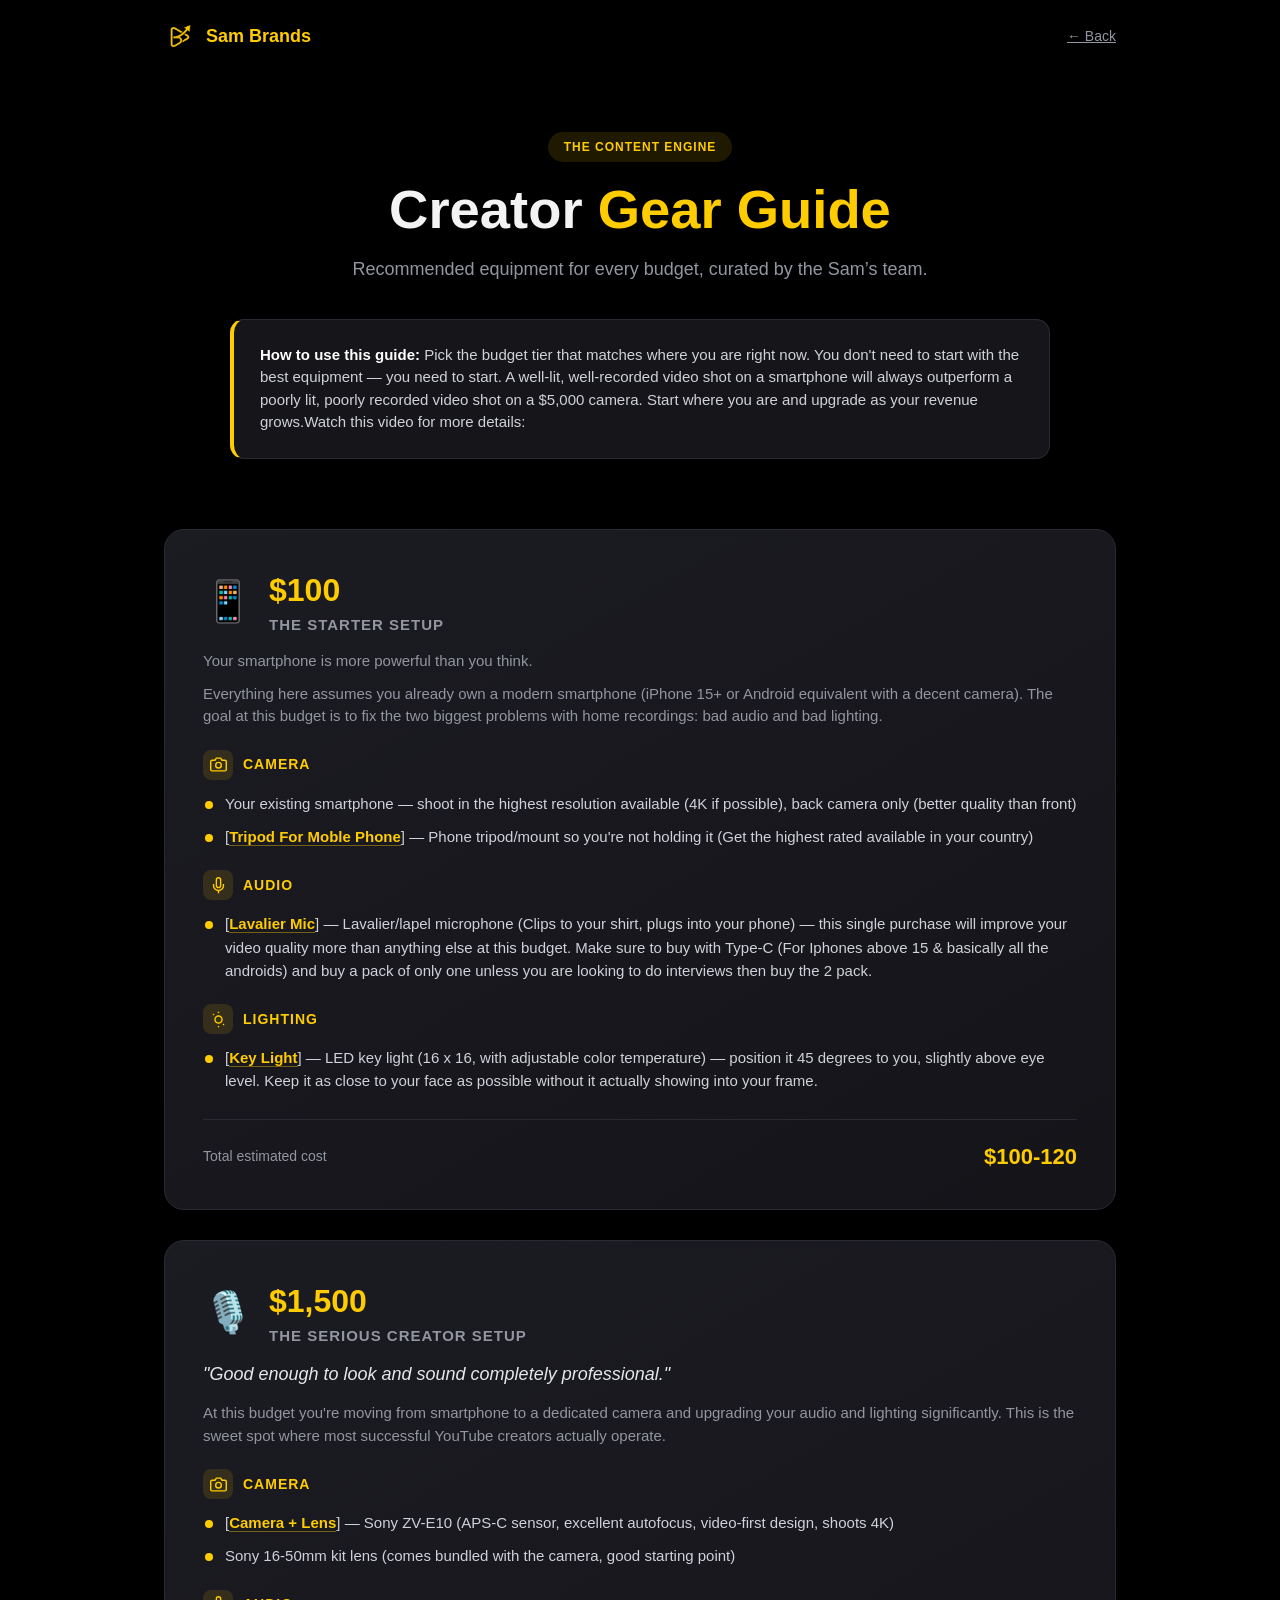
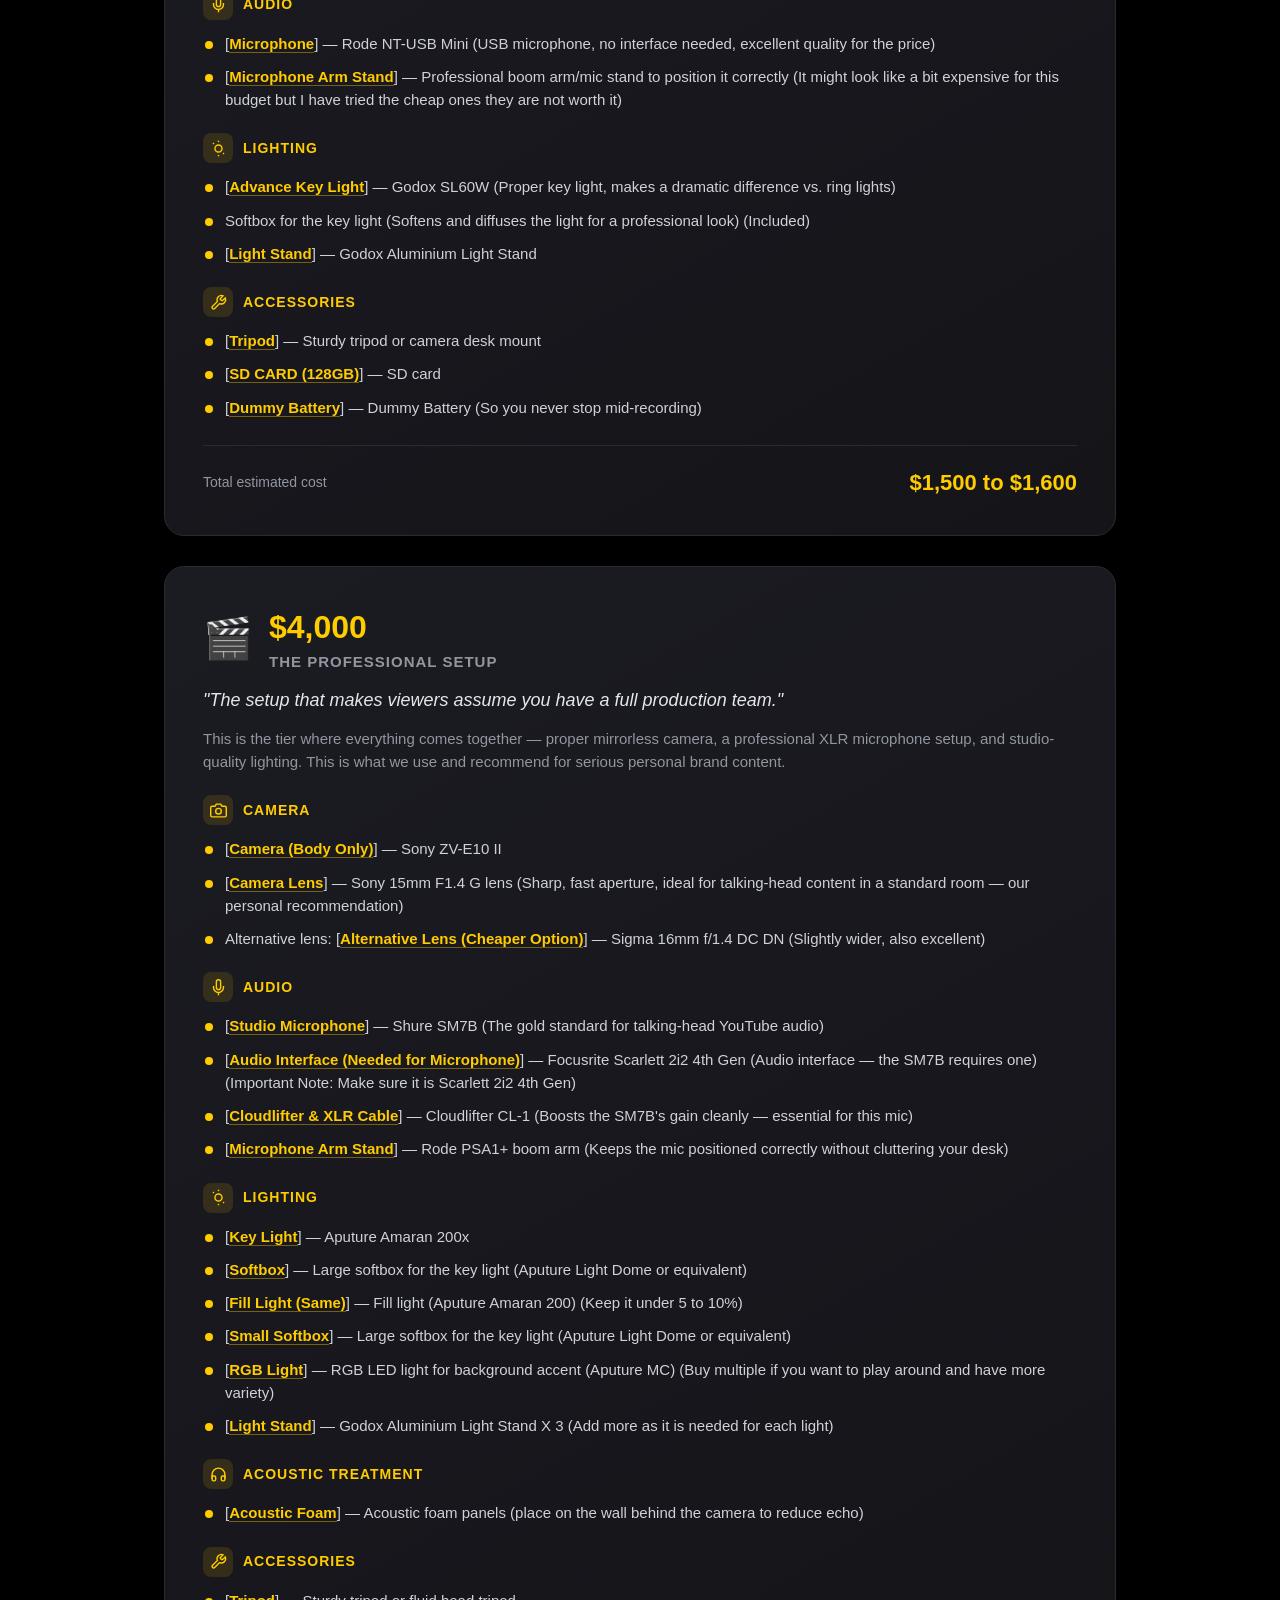
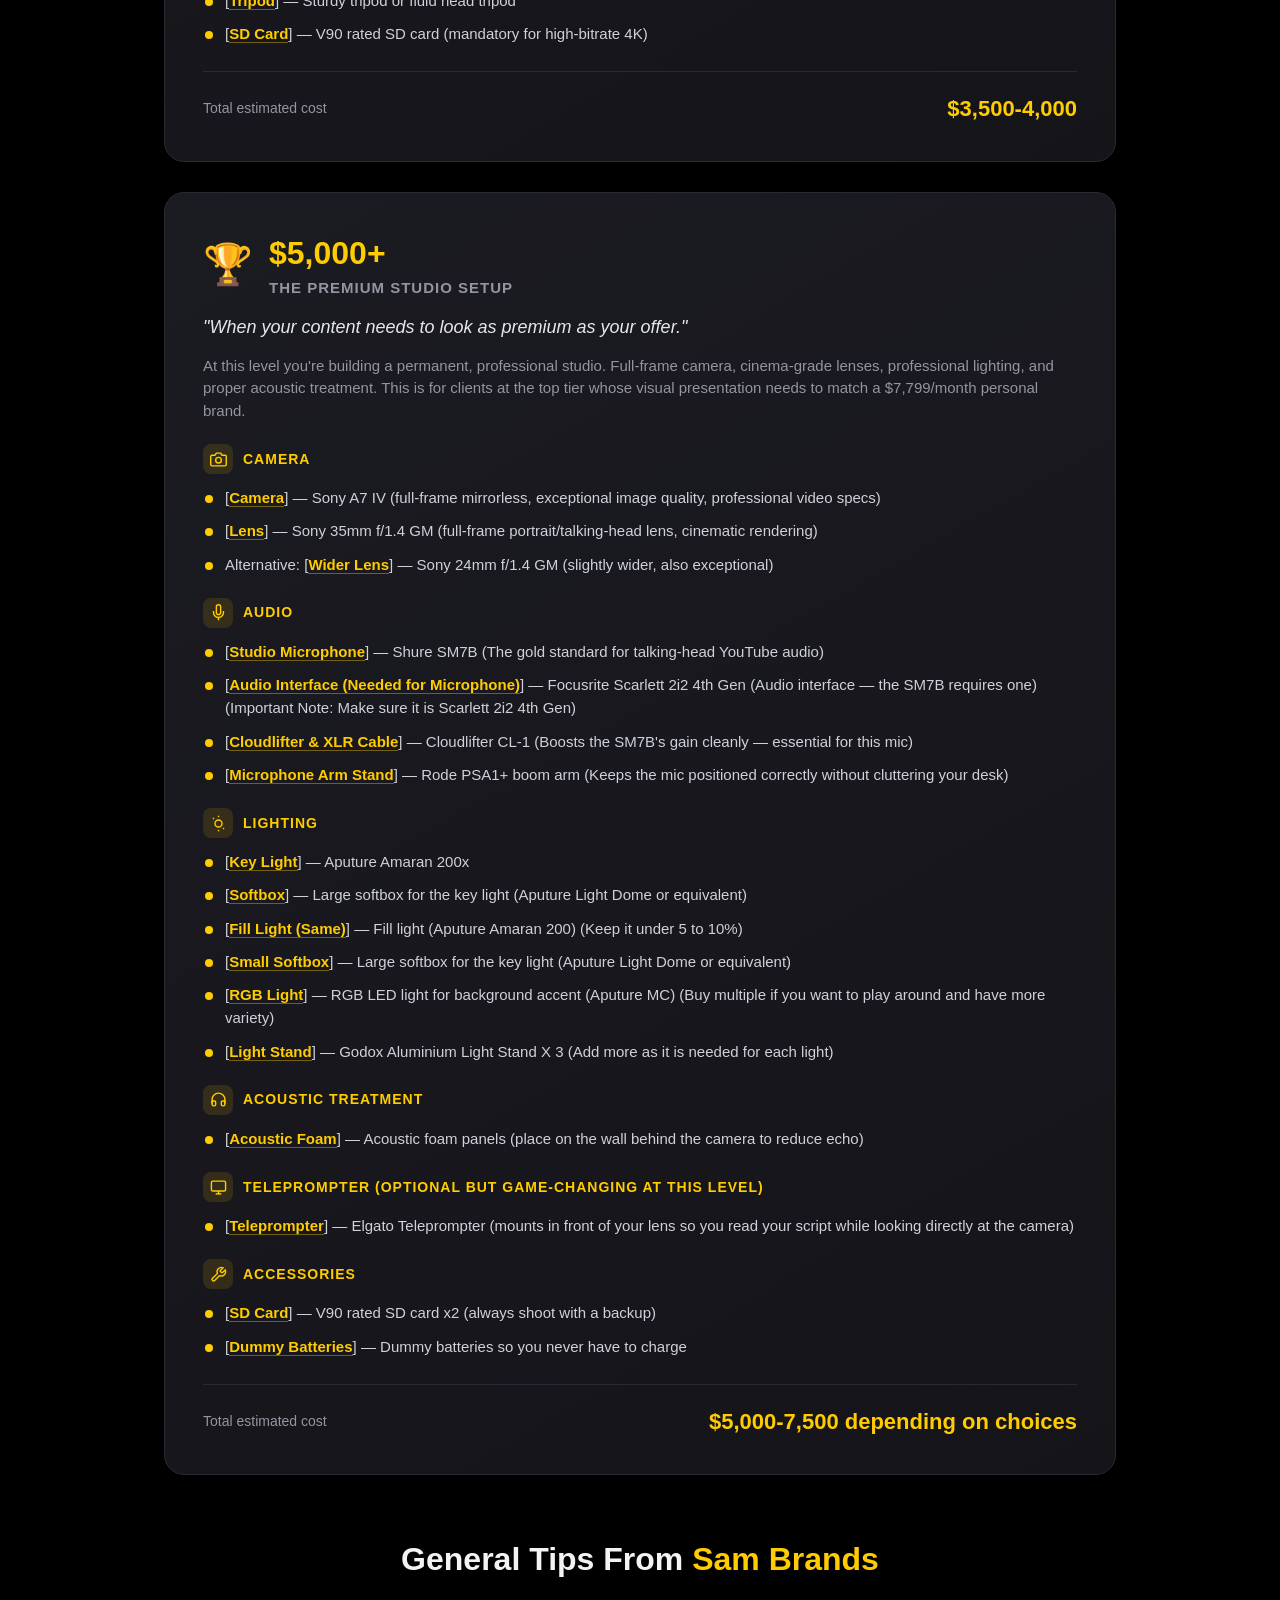
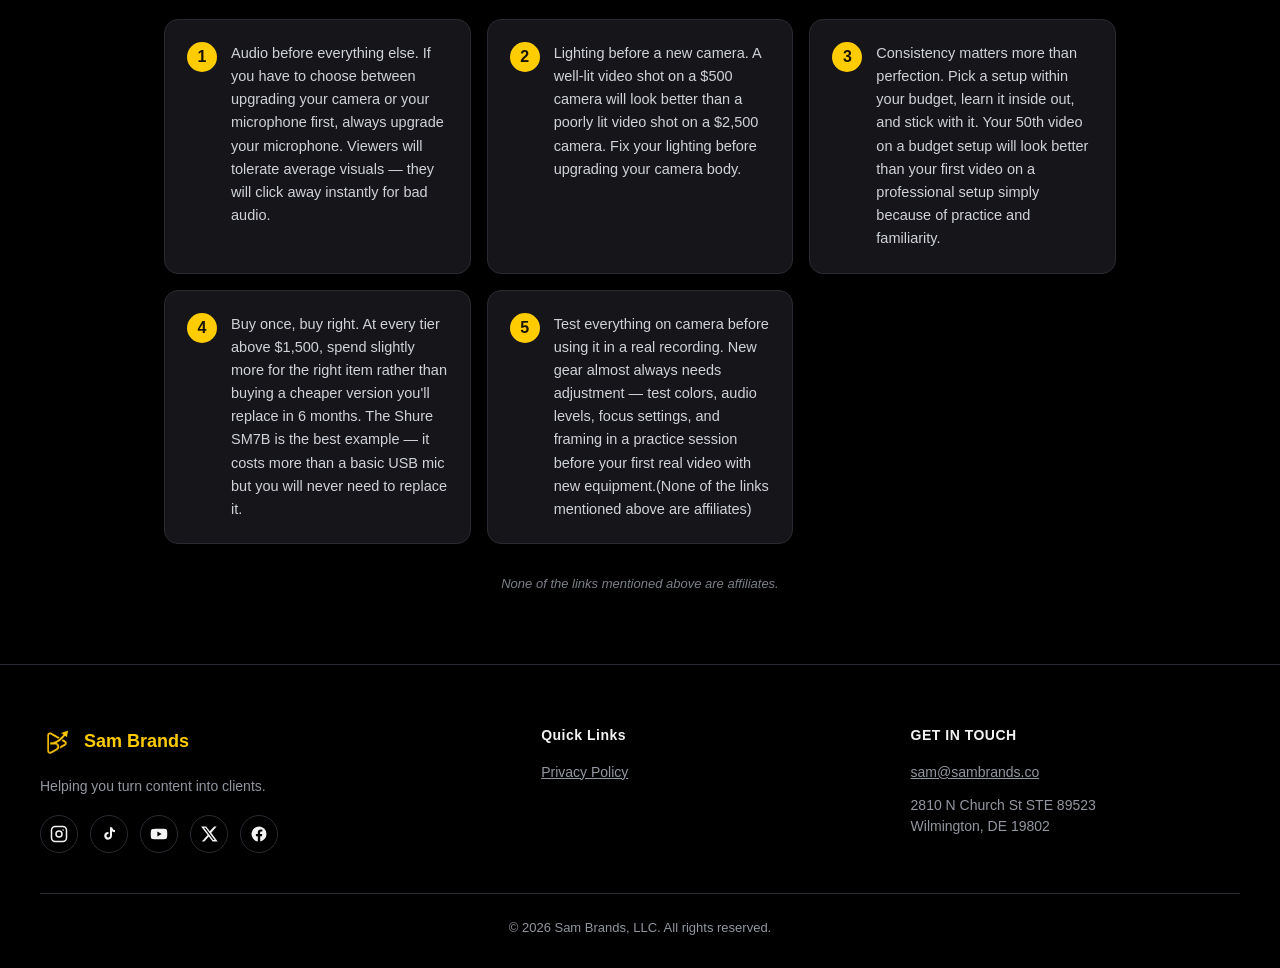
<file: gear-guide.html>
<!DOCTYPE html>
<html lang="en"><head><meta charset="UTF-8"><meta name="viewport" content="width=device-width, initial-scale=1.0">
<title>Creator Gear Guide — Sam Brands</title>
<link rel="icon" href="/images/favicon.png">
<link href="https://fonts.googleapis.com/css2?family=Inter:wght@400;600;700;800;900&display=swap" rel="stylesheet">
<!-- Main site styles (header/footer styling lives here) -->
<link rel="stylesheet" href="/css/styles.css">
<!-- Page-specific styles -->
<link rel="stylesheet" href="/css/gear.css">
</head>
<body>

<!-- Shared header injected here -->
<!-- ===== Legal page header ===== -->
<header class="legal-header">
  <a href="index.html" class="legal-logo">
    <img src="/images/logo.png" alt="Sam Brands logo">
    <b>Sam Brands</b>
  </a>
  <a href="index.html" class="legal-back">&larr; Back</a>
</header>

<section class="gear-hero">
  <span class="gear-pill">THE CONTENT ENGINE</span>
  <h1>Creator <span class="yellow">Gear Guide</span></h1>
  <p class="sub">Recommended equipment for every budget, curated by the Sam’s team.</p>
  <div class="how-box"><strong style="color:#fff;">How to use this guide:</strong> Pick the budget tier that matches where you are right now. You don&#x27;t need to start with the best equipment — you need to start. A well-lit, well-recorded video shot on a smartphone will always outperform a poorly lit, poorly recorded video shot on a $5,000 camera. Start where you are and upgrade as your revenue grows.Watch this video for more details:</div>
</section>

<div class="tiers">
<div class="tier-card">
  <div class="tier-top">
    <span class="tier-emoji">📱</span>
    <div>
      <div class="tier-price">$100</div>
      <div class="tier-name">The Starter Setup</div>
    </div>
  </div>
  
  <p class='tier-desc'>Your smartphone is more powerful than you think.</p><p class='tier-desc'>Everything here assumes you already own a modern smartphone (iPhone 15+ or Android equivalent with a decent camera). The goal at this budget is to fix the two biggest problems with home recordings: bad audio and bad lighting.</p>
  <div class="gear-groups"><div class="gear-group">
  <div class="gear-cat"><span class="gear-cat-ico"><svg viewBox="0 0 24 24" fill="none" stroke="currentColor" stroke-width="2"><path d="M23 19a2 2 0 0 1-2 2H3a2 2 0 0 1-2-2V8a2 2 0 0 1 2-2h4l2-3h6l2 3h4a2 2 0 0 1 2 2z"/><circle cx="12" cy="13" r="4"/></svg></span>Camera</div>
  <ul class="gear-items"><li>Your existing smartphone — shoot in the highest resolution available (4K if possible), back camera only (better quality than front)</li><li>[<a class="gear-link" href="https://www.amazon.com/s?k=tripod%2Bfor%2Biphone&amp;ref=nb_sb_noss" target="_blank" rel="noopener">Tripod For Moble Phone</a>] — Phone tripod/mount so you&#x27;re not holding it (Get the highest rated available in your country)</li></ul>
</div><div class="gear-group">
  <div class="gear-cat"><span class="gear-cat-ico"><svg viewBox="0 0 24 24" fill="none" stroke="currentColor" stroke-width="2"><path d="M12 1a3 3 0 0 0-3 3v8a3 3 0 0 0 6 0V4a3 3 0 0 0-3-3z"/><path d="M19 10v2a7 7 0 0 1-14 0v-2"/><line x1="12" y1="19" x2="12" y2="23"/></svg></span>Audio</div>
  <ul class="gear-items"><li>[<a class="gear-link" href="https://www.amazon.com/DJI-Microphone-Ultralight-Detail-Rich-Cancelling/dp/B0DDLCLFFX/ref=sr_1_5?crid=32CMS23P3B26A&amp;dib=eyJ2IjoiMSJ9.[base64].pHlXHMSlLRafksq6kUlKTmC7gM0cp25LXzkbihohJQQ&amp;dib_tag=se&amp;keywords=lav%2Bmic&amp;qid=1783526643&amp;sprefix=lav%2Bm%2Caps%2C367&amp;sr=8-5&amp;th=1" target="_blank" rel="noopener">Lavalier Mic</a>] — Lavalier/lapel microphone (Clips to your shirt, plugs into your phone) — this single purchase will improve your video quality more than anything else at this budget. Make sure to buy with Type-C (For Iphones above 15 &amp; basically all the androids) and buy a pack of only one unless you are looking to do interviews then buy the 2 pack. </li></ul>
</div><div class="gear-group">
  <div class="gear-cat"><span class="gear-cat-ico"><svg viewBox="0 0 24 24" fill="none" stroke="currentColor" stroke-width="2"><line x1="12" y1="1" x2="12" y2="3"/><line x1="12" y1="21" x2="12" y2="23"/><line x1="4.2" y1="4.2" x2="5.6" y2="5.6"/><line x1="18.4" y1="18.4" x2="19.8" y2="19.8"/><circle cx="12" cy="12" r="5"/></svg></span>Lighting</div>
  <ul class="gear-items"><li>[<a class="gear-link" href="https://www.amazon.com/Torjim-Photography-Professional-3000-7500K-Recording/dp/B0C1MYB5KK/ref=sr_1_1?crid=2NL48HECU57RZ&amp;dib=eyJ2IjoiMSJ9.[base64].UNVBXikSQ3kBAh_azSQlhIOy7XR9OlzZWQYunPH2x0U&amp;dib_tag=se&amp;keywords=key%2Blight%2Bwith%2Bsoftbox&amp;qid=1783526913&amp;sprefix=key%2Blight%2Bwith%2Bso%2Caps%2C357&amp;sr=8-1&amp;th=1" target="_blank" rel="noopener">Key Light</a>] — LED key light (16 x 16, with adjustable color temperature) — position it 45 degrees to you, slightly above eye level. Keep it as close to your face as possible without it actually showing into your frame.</li></ul>
</div></div>
  <div class="tier-total"><span>Total estimated cost</span><strong>$100-120</strong></div>
</div>
<div class="tier-card">
  <div class="tier-top">
    <span class="tier-emoji">🎙️</span>
    <div>
      <div class="tier-price">$1,500</div>
      <div class="tier-name">The Serious Creator Setup</div>
    </div>
  </div>
  <p class="tier-tagline">"Good enough to look and sound completely professional."</p>
  <p class='tier-desc'>At this budget you&#x27;re moving from smartphone to a dedicated camera and upgrading your audio and lighting significantly. This is the sweet spot where most successful YouTube creators actually operate.</p>
  <div class="gear-groups"><div class="gear-group">
  <div class="gear-cat"><span class="gear-cat-ico"><svg viewBox="0 0 24 24" fill="none" stroke="currentColor" stroke-width="2"><path d="M23 19a2 2 0 0 1-2 2H3a2 2 0 0 1-2-2V8a2 2 0 0 1 2-2h4l2-3h6l2 3h4a2 2 0 0 1 2 2z"/><circle cx="12" cy="13" r="4"/></svg></span>Camera</div>
  <ul class="gear-items"><li>[<a class="gear-link" href="https://www.amazon.com/Sony-Alpha-ZV-E10-Interchangeable-Mirrorless/dp/B0FLSPG85G/ref=sr_1_1?crid=GF9X37AMKTQY&amp;dib=eyJ2IjoiMSJ9.[base64].Pehgcho-jOEQK9lePn_6J5xUlOnKhYYX8CgX92m_kkE&amp;dib_tag=se&amp;keywords=sony%2Bzve10&amp;qid=1783527333&amp;sprefix=sony%2Bzve%2Caps%2C489&amp;sr=8-1&amp;th=1" target="_blank" rel="noopener">Camera + Lens</a>] — Sony ZV-E10 (APS-C sensor, excellent autofocus, video-first design, shoots 4K)</li><li>Sony 16-50mm kit lens (comes bundled with the camera, good starting point)</li></ul>
</div><div class="gear-group">
  <div class="gear-cat"><span class="gear-cat-ico"><svg viewBox="0 0 24 24" fill="none" stroke="currentColor" stroke-width="2"><path d="M12 1a3 3 0 0 0-3 3v8a3 3 0 0 0 6 0V4a3 3 0 0 0-3-3z"/><path d="M19 10v2a7 7 0 0 1-14 0v-2"/><line x1="12" y1="19" x2="12" y2="23"/></svg></span>Audio</div>
  <ul class="gear-items"><li>[<a class="gear-link" href="https://www.amazon.com/Rode-NT-USB-USB-Condenser-Microphone/dp/B00MMKQOEM/ref=sr_1_1?crid=2AB8K4A65AELP&amp;dib=eyJ2IjoiMSJ9.[base64].s-i0nOirvIUV6GxXjtX9oZADPXPv8zTVEq8rklvmXLA&amp;dib_tag=se&amp;keywords=rode%2Bnt%2Busb&amp;qid=1783528533&amp;sprefix=rod%2Bnt%2Bu%2Caps%2C367&amp;sr=8-1&amp;th=1" target="_blank" rel="noopener">Microphone</a>] — Rode NT-USB Mini (USB microphone, no interface needed, excellent quality for the price)</li><li>[<a class="gear-link" href="https://www.amazon.com/Rode-Microphones-PSA1-Professional-Studio/dp/B09JBVR5B4/ref=sr_1_3?crid=2SD1UCENL1DC9&amp;dib=eyJ2IjoiMSJ9.[base64].ae_2WmOZ6Ax7yVBGwBZ8J684ggU7BEsSRBtuFKQeEmA&amp;dib_tag=se&amp;keywords=microphone%2Barm&amp;qid=1783528674&amp;sprefix=microphone%2B%2Caps%2C420&amp;sr=8-3&amp;th=1" target="_blank" rel="noopener">Microphone Arm Stand</a>] — Professional boom arm/mic stand to position it correctly (It might look like a bit expensive for this budget but I have tried the cheap ones they are not worth it)</li></ul>
</div><div class="gear-group">
  <div class="gear-cat"><span class="gear-cat-ico"><svg viewBox="0 0 24 24" fill="none" stroke="currentColor" stroke-width="2"><line x1="12" y1="1" x2="12" y2="3"/><line x1="12" y1="21" x2="12" y2="23"/><line x1="4.2" y1="4.2" x2="5.6" y2="5.6"/><line x1="18.4" y1="18.4" x2="19.8" y2="19.8"/><circle cx="12" cy="12" r="5"/></svg></span>Lighting</div>
  <ul class="gear-items"><li>[<a class="gear-link" href="https://www.amazon.com/Softbox-Special-Continuous-Recording-Shooting/dp/B081BTFZ51/ref=sr_1_1?crid=3DPB85Y2HF4X0&amp;dib=eyJ2IjoiMSJ9.[base64].teaOPsQINc5f3xzIARrKnaCrKJ3g-sbEkoqxC60-UZw&amp;dib_tag=se&amp;keywords=godox+sl60+with+softbox&amp;qid=1783528790&amp;sprefix=godox+sl60+with+sof%2Caps%2C408&amp;sr=8-1" target="_blank" rel="noopener">Advance Key Light</a>] — Godox SL60W (Proper key light, makes a dramatic difference vs. ring lights) </li><li>Softbox for the key light (Softens and diffuses the light for a professional look) (Included)</li><li>[<a class="gear-link" href="https://www.amazon.com/Softbox-Special-Continuous-Recording-Shooting/dp/B081BTFZ51/ref=sr_1_1?crid=3DPB85Y2HF4X0&amp;dib=eyJ2IjoiMSJ9.[base64].teaOPsQINc5f3xzIARrKnaCrKJ3g-sbEkoqxC60-UZw&amp;dib_tag=se&amp;keywords=godox+sl60+with+softbox&amp;qid=1783528790&amp;sprefix=godox+sl60+with+sof%2Caps%2C408&amp;sr=8-1" target="_blank" rel="noopener">Light Stand</a>] — Godox Aluminium Light Stand</li></ul>
</div><div class="gear-group">
  <div class="gear-cat"><span class="gear-cat-ico"><svg viewBox="0 0 24 24" fill="none" stroke="currentColor" stroke-width="2"><path d="M14.7 6.3a1 1 0 0 0 0 1.4l1.6 1.6a1 1 0 0 0 1.4 0l3.77-3.77a6 6 0 0 1-7.94 7.94l-6.91 6.91a2.12 2.12 0 0 1-3-3l6.91-6.91a6 6 0 0 1 7.94-7.94l-3.76 3.76z"/></svg></span>Accessories</div>
  <ul class="gear-items"><li>[<a class="gear-link" href="https://www.amazon.com/Lightweight-Capacity-Cellphone-Smartphone-Streaming/dp/B0B1HYVVTV/ref=sr_1_1?crid=184QHJTVWP8WR&amp;dib=eyJ2IjoiMSJ9.[base64].mYU8u0DyyvJieGmRDxKpKohjGISaWSWk1PebhxvK7-A&amp;dib_tag=se&amp;keywords=tripod%2Bfor%2Bcamera&amp;qid=1783528885&amp;sprefix=tripod%2Bfor%2Bcam%2Caps%2C456&amp;sr=8-1&amp;th=1" target="_blank" rel="noopener">Tripod</a>] — Sturdy tripod or camera desk mount</li><li>[<a class="gear-link" href="https://www.amazon.com/SanDisk-128GB-Extreme-UHS-I-Memory/dp/B09X7FXHVJ/ref=sr_1_3?crid=3A5H10J6UTZ60&amp;dib=eyJ2IjoiMSJ9.[base64]._C-4NDkTsmpskIqLjWdtX9PA-t0YaEiuH4vIxutzoco&amp;dib_tag=se&amp;keywords=128gb%2Bsd%2Bcard%2Bfor%2Bsony%2Bcamera&amp;qid=1783528932&amp;sprefix=128gb%2Bsd%2Bcard%2Bfor%2Bsony%2B%2Caps%2C457&amp;sr=8-3&amp;th=1" target="_blank" rel="noopener">SD CARD (128GB)</a>] — SD card </li><li>[<a class="gear-link" href="https://www.amazon.com/Kimaru-AC-PW20-Adapter-NP-FW50-Cameras/dp/B08BCRSV4H/ref=sr_1_1_sspa?crid=3IVEMLF8STHXR&amp;dib=eyJ2IjoiMSJ9.[base64].sZTkITRAUx2UzidfNOzl5kXzP03eU-MeEVyUO7xFZ1k&amp;dib_tag=se&amp;keywords=sony+zv+e10+dummy+battery&amp;qid=1783529010&amp;sprefix=SONY+ZV+E10+DU%2Caps%2C369&amp;sr=8-1-spons&amp;sp_csd=d2lkZ2V0TmFtZT1zcF9hdGY&amp;psc=1" target="_blank" rel="noopener">Dummy Battery</a>] — Dummy Battery (So you never stop mid-recording)</li></ul>
</div></div>
  <div class="tier-total"><span>Total estimated cost</span><strong>$1,500 to $1,600</strong></div>
</div>
<div class="tier-card">
  <div class="tier-top">
    <span class="tier-emoji">🎬</span>
    <div>
      <div class="tier-price">$4,000</div>
      <div class="tier-name">The Professional Setup</div>
    </div>
  </div>
  <p class="tier-tagline">"The setup that makes viewers assume you have a full production team."</p>
  <p class='tier-desc'>This is the tier where everything comes together — proper mirrorless camera, a professional XLR microphone setup, and studio-quality lighting. This is what we use and recommend for serious personal brand content.</p>
  <div class="gear-groups"><div class="gear-group">
  <div class="gear-cat"><span class="gear-cat-ico"><svg viewBox="0 0 24 24" fill="none" stroke="currentColor" stroke-width="2"><path d="M23 19a2 2 0 0 1-2 2H3a2 2 0 0 1-2-2V8a2 2 0 0 1 2-2h4l2-3h6l2 3h4a2 2 0 0 1 2 2z"/><circle cx="12" cy="13" r="4"/></svg></span>Camera</div>
  <ul class="gear-items"><li>[<a class="gear-link" href="https://www.amazon.com/Sony-Alpha-ZVE10-Interchangeable-Mirrorless/dp/B0D92W8GYV/ref=sr_1_1?crid=1CVE4IA8VWD6Y&amp;dib=eyJ2IjoiMSJ9.[base64].4qGO9FSRDFLYBw7CChDQAx5Aj4EuOJtoSIqVsdjZXKs&amp;dib_tag=se&amp;keywords=sony%2Bzve10%2Bii&amp;qid=1783529284&amp;sprefix=sony%2Bzve10%2Caps%2C473&amp;sr=8-1&amp;th=1" target="_blank" rel="noopener">Camera (Body Only)</a>] — Sony ZV-E10 II</li><li>[<a class="gear-link" href="https://www.amazon.com/Sony-APS-C-Angle-Prime-SEL15F14G/dp/B0B2S1LRTY/ref=sr_1_2?crid=1DIMQMVZWIBJ3&amp;dib=eyJ2IjoiMSJ9.[base64].bctMogfnJLa3bj03Hzxq4wWpx5szVnlqWy3CYx4lBRg&amp;dib_tag=se&amp;keywords=sony%2B15mm%2Bf%2F1.4%2Bg&amp;qid=1783529366&amp;sprefix=sony%2B15mm%2Bf%2F1.4%2Bg%2Caps%2C544&amp;sr=8-2&amp;th=1" target="_blank" rel="noopener">Camera Lens</a>] — Sony 15mm F1.4 G lens (Sharp, fast aperture, ideal for talking-head content in a standard room — our personal recommendation)</li><li>Alternative lens: [<a class="gear-link" href="http://amazon.com/Sigma-16mm-Contemporary-Lens-Sony/dp/B077BWD2BB/ref=sr_1_1?crid=2U41FO2INGB90&amp;dib=eyJ2IjoiMSJ9.[base64].SYt0PD8AtlfVZpZNtE0PwUH6U_Q5EBl8HKnlJVlHoIw&amp;dib_tag=se&amp;keywords=Sigma+16mm&amp;qid=1783529393&amp;sprefix=sigma+16%2Caps%2C469&amp;sr=8-1" target="_blank" rel="noopener">Alternative Lens (Cheaper Option)</a>] — Sigma 16mm f/1.4 DC DN (Slightly wider, also excellent)</li></ul>
</div><div class="gear-group">
  <div class="gear-cat"><span class="gear-cat-ico"><svg viewBox="0 0 24 24" fill="none" stroke="currentColor" stroke-width="2"><path d="M12 1a3 3 0 0 0-3 3v8a3 3 0 0 0 6 0V4a3 3 0 0 0-3-3z"/><path d="M19 10v2a7 7 0 0 1-14 0v-2"/><line x1="12" y1="19" x2="12" y2="23"/></svg></span>Audio</div>
  <ul class="gear-items"><li>[<a class="gear-link" href="https://www.amazon.com/Shure-SM7B-Cardioid-Dynamic-Microphone/dp/B0002E4Z8M/ref=sr_1_1?crid=J6WBP320AV1L&amp;dib=eyJ2IjoiMSJ9.[base64].wQHJ2DIHzWk0dOV7C_E_zN2VwwXQDB0vZrXdMwXExRo&amp;dib_tag=se&amp;keywords=shure%2Bsm7b&amp;qid=1783529477&amp;sprefix=shure%2Bs%2Caps%2C377&amp;sr=8-1&amp;th=1" target="_blank" rel="noopener">Studio Microphone</a>] — Shure SM7B (The gold standard for talking-head YouTube audio)</li><li>[<a class="gear-link" href="https://www.amazon.com/s?k=scarlett+2i2&amp;crid=38J1IBBMHAYO9&amp;sprefix=scarlett%2Caps%2C365&amp;ref=nb_sb_ss_p13n-expert-pd-ops-ranker_ci_hl-bn-left_2_8" target="_blank" rel="noopener">Audio Interface (Needed for Microphone)</a>] — Focusrite Scarlett 2i2 4th Gen (Audio interface — the SM7B requires one) (Important Note: Make sure it is Scarlett 2i2 4th Gen) </li><li>[<a class="gear-link" href="https://www.amazon.com/Microphones-Cloudlifter-Activator-Cables-Bundle/dp/B07KBT48JZ/ref=sr_1_4?crid=3R5UQ47213HA8&amp;dib=eyJ2IjoiMSJ9.[base64].YlKvr1V11LkI516Y8dAk4lhjuEIb0rbgbdGH1Z3ymeE&amp;dib_tag=se&amp;keywords=cloudlifter&amp;qid=1783529862&amp;sprefix=cloudlif%2Caps%2C366&amp;sr=8-4&amp;th=1" target="_blank" rel="noopener">Cloudlifter &amp; XLR Cable</a>] — Cloudlifter CL-1 (Boosts the SM7B&#x27;s gain cleanly — essential for this mic)</li><li>[<a class="gear-link" href="https://www.amazon.com/Rode-Microphones-PSA1-Professional-Studio/dp/B09JBVR5B4/ref=sr_1_3?crid=2SD1UCENL1DC9&amp;dib=eyJ2IjoiMSJ9.[base64].ae_2WmOZ6Ax7yVBGwBZ8J684ggU7BEsSRBtuFKQeEmA&amp;dib_tag=se&amp;keywords=microphone%2Barm&amp;qid=1783528674&amp;sprefix=microphone%2B%2Caps%2C420&amp;sr=8-3&amp;th=1" target="_blank" rel="noopener">Microphone Arm Stand</a>] — Rode PSA1+ boom arm (Keeps the mic positioned correctly without cluttering your desk)</li></ul>
</div><div class="gear-group">
  <div class="gear-cat"><span class="gear-cat-ico"><svg viewBox="0 0 24 24" fill="none" stroke="currentColor" stroke-width="2"><line x1="12" y1="1" x2="12" y2="3"/><line x1="12" y1="21" x2="12" y2="23"/><line x1="4.2" y1="4.2" x2="5.6" y2="5.6"/><line x1="18.4" y1="18.4" x2="19.8" y2="19.8"/><circle cx="12" cy="12" r="5"/></svg></span>Lighting</div>
  <ul class="gear-items"><li>[<a class="gear-link" href="https://www.amazon.com/200X-Bi-Color-Point-Source-2700K-6500K-Bluetooth/dp/B08RNC8MNZ/ref=sr_1_1_sspa?crid=19BHQG8UNLFQL&amp;dib=eyJ2IjoiMSJ9.[base64].nGJjf1q9ko-3Azhnya3vskpmIFka2wbL8K998U4qj7I&amp;dib_tag=se&amp;keywords=aputure+200x&amp;qid=1783599748&amp;sprefix=aputure+200x%2Caps%2C444&amp;sr=8-1-spons&amp;sp_csd=d2lkZ2V0TmFtZT1zcF9hdGY&amp;psc=1" target="_blank" rel="noopener">Key Light</a>] — Aputure Amaran 200x </li><li>[<a class="gear-link" href="https://www.amazon.com/Aputure-Quick-Dome-90-Quick-Setup/dp/B0FX3PG1WM/ref=sr_1_1?crid=11BI2OCP24PIG&amp;dib=eyJ2IjoiMSJ9.Z2maex1okyB74ZiMTGD7lD3kQKcnWiKVVXT6Y3Ha4Ib-shNSmn6LpsHr_Uo0-9_KdSEeOUAR7hsZfkhKpQiO9qD1UXpnRladBxcPOnYe_LE.bB09NawgOQDI_4oWsbxPSWgDjbAELczeAK-vA9safuo&amp;dib_tag=se&amp;keywords=aputure%2B200x%2Bsoft%2Bbox%2B90cm&amp;qid=1783599987&amp;sprefix=aputure%2B200x%2Bsoft%2Bbox%2B90%2Caps%2C341&amp;sr=8-1&amp;th=1" target="_blank" rel="noopener">Softbox</a>] — Large softbox for the key light (Aputure Light Dome or equivalent)</li><li>[<a class="gear-link" href="https://www.amazon.com/200X-Bi-Color-Point-Source-2700K-6500K-Bluetooth/dp/B08RNC8MNZ/ref=sr_1_1_sspa?crid=19BHQG8UNLFQL&amp;dib=eyJ2IjoiMSJ9.[base64].nGJjf1q9ko-3Azhnya3vskpmIFka2wbL8K998U4qj7I&amp;dib_tag=se&amp;keywords=aputure+200x&amp;qid=1783599748&amp;sprefix=aputure+200x%2Caps%2C444&amp;sr=8-1-spons&amp;sp_csd=d2lkZ2V0TmFtZT1zcF9hdGY&amp;psc=1" target="_blank" rel="noopener">Fill Light (Same)</a>] — Fill light (Aputure Amaran 200) (Keep it under 5 to 10%)</li><li>[<a class="gear-link" href="https://www.amazon.com/Aputure-Softbox-Circular-Diffusion-Carrying/dp/B0GFD7GFYM/ref=sr_1_1?crid=2N36OUFZSRIMB&amp;dib=eyJ2IjoiMSJ9.7txoJ9qpwXBus-p9WN0KHfggTAiKVc0qTJNjMqoDkGkZrgRDOkTITMVoBg_250aCWr2CL6fNOz3C90aUMnQQzpt0lhvDybrATptp1GQnUuS1DbUgcM6wxJPOfsYIxNvWH7uPpdibOdwEHFEpa_6BOw.uCpNSvtAILTF7hpQE0GorXHd1a2Onm2F6fjOvSnB4Is&amp;dib_tag=se&amp;keywords=aputure%2B200x%2Bsoft%2Bbox%2Bsmall&amp;qid=1783599934&amp;sprefix=aputure%2B200x%2Bsoft%2Bbox%2Bsm%2Caps%2C345&amp;sr=8-1&amp;th=1" target="_blank" rel="noopener">Small Softbox</a>] — Large softbox for the key light (Aputure Light Dome or equivalent)</li><li>[<a class="gear-link" href="https://www.amazon.com/Aputure-3200K-6500K-Magnetic-Attraction-Wireless/dp/B07ZFPD1P3/ref=sr_1_1_sspa?crid=2D1XJSGJJ0HLU&amp;dib=eyJ2IjoiMSJ9.[base64].w3T_PAB_uXoNiWB2xdBK_pTkayw1Jx2VkYkWMdQPfmk&amp;dib_tag=se&amp;keywords=aputure+mc&amp;qid=1783600061&amp;sprefix=apature+m%2Caps%2C357&amp;sr=8-1-spons&amp;sp_csd=d2lkZ2V0TmFtZT1zcF9hdGY&amp;psc=1" target="_blank" rel="noopener">RGB Light</a>] — RGB LED light for background accent (Aputure MC) (Buy multiple if you want to play around and have more variety) </li><li>[<a class="gear-link" href="https://www.amazon.com/Softbox-Special-Continuous-Recording-Shooting/dp/B081BTFZ51/ref=sr_1_1?crid=3DPB85Y2HF4X0&amp;dib=eyJ2IjoiMSJ9.[base64].teaOPsQINc5f3xzIARrKnaCrKJ3g-sbEkoqxC60-UZw&amp;dib_tag=se&amp;keywords=godox+sl60+with+softbox&amp;qid=1783528790&amp;sprefix=godox+sl60+with+sof%2Caps%2C408&amp;sr=8-1" target="_blank" rel="noopener">Light Stand</a>] — Godox Aluminium Light Stand X 3 (Add more as it is needed for each light)</li></ul>
</div><div class="gear-group">
  <div class="gear-cat"><span class="gear-cat-ico"><svg viewBox="0 0 24 24" fill="none" stroke="currentColor" stroke-width="2"><path d="M3 18v-6a9 9 0 0 1 18 0v6"/><path d="M21 19a2 2 0 0 1-2 2h-1a2 2 0 0 1-2-2v-3a2 2 0 0 1 2-2h3zM3 19a2 2 0 0 0 2 2h1a2 2 0 0 0 2-2v-3a2 2 0 0 0-2-2H3z"/></svg></span>Acoustic Treatment</div>
  <ul class="gear-items"><li>[<a class="gear-link" href="https://www.amazon.com/Acoustic-Density-Absorbing-Cancelling-ADHESIVE/dp/B0FLXB672P/ref=sr_1_5?crid=2ASUBUMBYE3PG&amp;dib=eyJ2IjoiMSJ9.[base64].WZy4auj07BR600GbSKE1sJueV7M24uS62ZyQcC6KtAw&amp;dib_tag=se&amp;keywords=acoustic%2Bfoam&amp;qid=1783600160&amp;sprefix=acoustic%2Bfo%2Caps%2C373&amp;sr=8-5&amp;th=1" target="_blank" rel="noopener">Acoustic Foam</a>] — Acoustic foam panels (place on the wall behind the camera to reduce echo)</li></ul>
</div><div class="gear-group">
  <div class="gear-cat"><span class="gear-cat-ico"><svg viewBox="0 0 24 24" fill="none" stroke="currentColor" stroke-width="2"><path d="M14.7 6.3a1 1 0 0 0 0 1.4l1.6 1.6a1 1 0 0 0 1.4 0l3.77-3.77a6 6 0 0 1-7.94 7.94l-6.91 6.91a2.12 2.12 0 0 1-3-3l6.91-6.91a6 6 0 0 1 7.94-7.94l-3.76 3.76z"/></svg></span>Accessories</div>
  <ul class="gear-items"><li>[<a class="gear-link" href="https://www.amazon.com/Lightweight-Capacity-Cellphone-Smartphone-Streaming/dp/B0B1HYVVTV/ref=sr_1_1?crid=184QHJTVWP8WR&amp;dib=eyJ2IjoiMSJ9.[base64].mYU8u0DyyvJieGmRDxKpKohjGISaWSWk1PebhxvK7-A&amp;dib_tag=se&amp;keywords=tripod%2Bfor%2Bcamera&amp;qid=1783528885&amp;sprefix=tripod%2Bfor%2Bcam%2Caps%2C456&amp;sr=8-1&amp;th=1" target="_blank" rel="noopener">Tripod</a>] — Sturdy tripod or fluid head tripod</li><li>[<a class="gear-link" href="https://www.amazon.com/dp/B0GQZRGKPB/ref=twister_B0DQ124HPH?_encoding=UTF8&amp;th=1" target="_blank" rel="noopener">SD Card</a>] — V90 rated SD card (mandatory for high-bitrate 4K)</li></ul>
</div></div>
  <div class="tier-total"><span>Total estimated cost</span><strong>$3,500-4,000</strong></div>
</div>
<div class="tier-card">
  <div class="tier-top">
    <span class="tier-emoji">🏆</span>
    <div>
      <div class="tier-price">$5,000+</div>
      <div class="tier-name">The Premium Studio Setup</div>
    </div>
  </div>
  <p class="tier-tagline">"When your content needs to look as premium as your offer."</p>
  <p class='tier-desc'>At this level you&#x27;re building a permanent, professional studio. Full-frame camera, cinema-grade lenses, professional lighting, and proper acoustic treatment. This is for clients at the top tier whose visual presentation needs to match a $7,799/month personal brand.</p>
  <div class="gear-groups"><div class="gear-group">
  <div class="gear-cat"><span class="gear-cat-ico"><svg viewBox="0 0 24 24" fill="none" stroke="currentColor" stroke-width="2"><path d="M23 19a2 2 0 0 1-2 2H3a2 2 0 0 1-2-2V8a2 2 0 0 1 2-2h4l2-3h6l2 3h4a2 2 0 0 1 2 2z"/><circle cx="12" cy="13" r="4"/></svg></span>Camera</div>
  <ul class="gear-items"><li>[<a class="gear-link" href="https://www.amazon.com/Sony-Full-frame-Mirrorless-Interchangeable-Camera/dp/B09JZT6YK5/ref=sr_1_2?crid=KH0AAXYZ9NKZ&amp;dib=eyJ2IjoiMSJ9.[base64].LfR8Dty0mCw0sjh6rdkgtS8AMfrA3hzIdun022q893k&amp;dib_tag=se&amp;keywords=sony%2Ba7iv&amp;qid=1783605202&amp;sprefix=sony%2Ba7%2Caps%2C350&amp;sr=8-2&amp;th=1" target="_blank" rel="noopener">Camera</a>] — Sony A7 IV (full-frame mirrorless, exceptional image quality, professional video specs)</li><li>[<a class="gear-link" href="http://amazon.com/Sony-Full-Frame-Large-Aperture-Angle-Master/dp/B08SWMH186/ref=sr_1_1?crid=ISAMWOVDO99F&amp;dib=eyJ2IjoiMSJ9.[base64].yUI87d_fgfHKAg1NtXej0fhHp6uEDvQzhvWohibfdWE&amp;dib_tag=se&amp;keywords=sony+35mm+1.4+gm&amp;qid=1783605226&amp;sprefix=sony+35mm+%2Caps%2C372&amp;sr=8-1" target="_blank" rel="noopener">Lens</a>] — Sony 35mm f/1.4 GM (full-frame portrait/talking-head lens, cinematic rendering)</li><li>Alternative: [<a class="gear-link" href="https://www.amazon.com/Sony-mount-Frame-Wide-angle-SEL24F14GM/dp/B07HJXVHSS/ref=sr_1_1?crid=2CU5E0HKEY6O4&amp;dib=eyJ2IjoiMSJ9.[base64].we4aoMbkm8LBQkcxieIIO_FVwJqZcug7i_-MINokh_s&amp;dib_tag=se&amp;keywords=sony%2B24mm%2B1.4%2Bgm&amp;qid=1783605272&amp;sprefix=sony%2B2mm%2B1.4%2Bgm%2Caps%2C348&amp;sr=8-1&amp;th=1" target="_blank" rel="noopener">Wider Lens</a>] — Sony 24mm f/1.4 GM (slightly wider, also exceptional)</li></ul>
</div><div class="gear-group">
  <div class="gear-cat"><span class="gear-cat-ico"><svg viewBox="0 0 24 24" fill="none" stroke="currentColor" stroke-width="2"><path d="M12 1a3 3 0 0 0-3 3v8a3 3 0 0 0 6 0V4a3 3 0 0 0-3-3z"/><path d="M19 10v2a7 7 0 0 1-14 0v-2"/><line x1="12" y1="19" x2="12" y2="23"/></svg></span>Audio</div>
  <ul class="gear-items"><li>[<a class="gear-link" href="https://www.amazon.com/Shure-SM7B-Cardioid-Dynamic-Microphone/dp/B0002E4Z8M/ref=sr_1_1?crid=J6WBP320AV1L&amp;dib=eyJ2IjoiMSJ9.[base64].wQHJ2DIHzWk0dOV7C_E_zN2VwwXQDB0vZrXdMwXExRo&amp;dib_tag=se&amp;keywords=shure%2Bsm7b&amp;qid=1783529477&amp;sprefix=shure%2Bs%2Caps%2C377&amp;sr=8-1&amp;th=1" target="_blank" rel="noopener">Studio Microphone</a>] — Shure SM7B (The gold standard for talking-head YouTube audio)</li><li>[<a class="gear-link" href="https://www.amazon.com/s?k=scarlett+2i2&amp;crid=38J1IBBMHAYO9&amp;sprefix=scarlett%2Caps%2C365&amp;ref=nb_sb_ss_p13n-expert-pd-ops-ranker_ci_hl-bn-left_2_8" target="_blank" rel="noopener">Audio Interface (Needed for Microphone)</a>] — Focusrite Scarlett 2i2 4th Gen (Audio interface — the SM7B requires one) (Important Note: Make sure it is Scarlett 2i2 4th Gen) </li><li>[<a class="gear-link" href="https://www.amazon.com/Microphones-Cloudlifter-Activator-Cables-Bundle/dp/B07KBT48JZ/ref=sr_1_4?crid=3R5UQ47213HA8&amp;dib=eyJ2IjoiMSJ9.[base64].YlKvr1V11LkI516Y8dAk4lhjuEIb0rbgbdGH1Z3ymeE&amp;dib_tag=se&amp;keywords=cloudlifter&amp;qid=1783529862&amp;sprefix=cloudlif%2Caps%2C366&amp;sr=8-4&amp;th=1" target="_blank" rel="noopener">Cloudlifter &amp; XLR Cable</a>] — Cloudlifter CL-1 (Boosts the SM7B&#x27;s gain cleanly — essential for this mic)</li><li>[<a class="gear-link" href="https://www.amazon.com/Rode-Microphones-PSA1-Professional-Studio/dp/B09JBVR5B4/ref=sr_1_3?crid=2SD1UCENL1DC9&amp;dib=eyJ2IjoiMSJ9.[base64].ae_2WmOZ6Ax7yVBGwBZ8J684ggU7BEsSRBtuFKQeEmA&amp;dib_tag=se&amp;keywords=microphone%2Barm&amp;qid=1783528674&amp;sprefix=microphone%2B%2Caps%2C420&amp;sr=8-3&amp;th=1" target="_blank" rel="noopener">Microphone Arm Stand</a>] — Rode PSA1+ boom arm (Keeps the mic positioned correctly without cluttering your desk)</li></ul>
</div><div class="gear-group">
  <div class="gear-cat"><span class="gear-cat-ico"><svg viewBox="0 0 24 24" fill="none" stroke="currentColor" stroke-width="2"><line x1="12" y1="1" x2="12" y2="3"/><line x1="12" y1="21" x2="12" y2="23"/><line x1="4.2" y1="4.2" x2="5.6" y2="5.6"/><line x1="18.4" y1="18.4" x2="19.8" y2="19.8"/><circle cx="12" cy="12" r="5"/></svg></span>Lighting</div>
  <ul class="gear-items"><li>[<a class="gear-link" href="https://www.amazon.com/200X-Bi-Color-Point-Source-2700K-6500K-Bluetooth/dp/B08RNC8MNZ/ref=sr_1_1_sspa?crid=19BHQG8UNLFQL&amp;dib=eyJ2IjoiMSJ9.[base64].nGJjf1q9ko-3Azhnya3vskpmIFka2wbL8K998U4qj7I&amp;dib_tag=se&amp;keywords=aputure+200x&amp;qid=1783599748&amp;sprefix=aputure+200x%2Caps%2C444&amp;sr=8-1-spons&amp;sp_csd=d2lkZ2V0TmFtZT1zcF9hdGY&amp;psc=1" target="_blank" rel="noopener">Key Light</a>] — Aputure Amaran 200x </li><li>[<a class="gear-link" href="https://www.amazon.com/Aputure-Quick-Dome-90-Quick-Setup/dp/B0FX3PG1WM/ref=sr_1_1?crid=11BI2OCP24PIG&amp;dib=eyJ2IjoiMSJ9.Z2maex1okyB74ZiMTGD7lD3kQKcnWiKVVXT6Y3Ha4Ib-shNSmn6LpsHr_Uo0-9_KdSEeOUAR7hsZfkhKpQiO9qD1UXpnRladBxcPOnYe_LE.bB09NawgOQDI_4oWsbxPSWgDjbAELczeAK-vA9safuo&amp;dib_tag=se&amp;keywords=aputure%2B200x%2Bsoft%2Bbox%2B90cm&amp;qid=1783599987&amp;sprefix=aputure%2B200x%2Bsoft%2Bbox%2B90%2Caps%2C341&amp;sr=8-1&amp;th=1" target="_blank" rel="noopener">Softbox</a>] — Large softbox for the key light (Aputure Light Dome or equivalent)</li><li>[<a class="gear-link" href="https://www.amazon.com/200X-Bi-Color-Point-Source-2700K-6500K-Bluetooth/dp/B08RNC8MNZ/ref=sr_1_1_sspa?crid=19BHQG8UNLFQL&amp;dib=eyJ2IjoiMSJ9.[base64].nGJjf1q9ko-3Azhnya3vskpmIFka2wbL8K998U4qj7I&amp;dib_tag=se&amp;keywords=aputure+200x&amp;qid=1783599748&amp;sprefix=aputure+200x%2Caps%2C444&amp;sr=8-1-spons&amp;sp_csd=d2lkZ2V0TmFtZT1zcF9hdGY&amp;psc=1" target="_blank" rel="noopener">Fill Light (Same)</a>] — Fill light (Aputure Amaran 200) (Keep it under 5 to 10%)</li><li>[<a class="gear-link" href="https://www.amazon.com/Aputure-Softbox-Circular-Diffusion-Carrying/dp/B0GFD7GFYM/ref=sr_1_1?crid=2N36OUFZSRIMB&amp;dib=eyJ2IjoiMSJ9.7txoJ9qpwXBus-p9WN0KHfggTAiKVc0qTJNjMqoDkGkZrgRDOkTITMVoBg_250aCWr2CL6fNOz3C90aUMnQQzpt0lhvDybrATptp1GQnUuS1DbUgcM6wxJPOfsYIxNvWH7uPpdibOdwEHFEpa_6BOw.uCpNSvtAILTF7hpQE0GorXHd1a2Onm2F6fjOvSnB4Is&amp;dib_tag=se&amp;keywords=aputure%2B200x%2Bsoft%2Bbox%2Bsmall&amp;qid=1783599934&amp;sprefix=aputure%2B200x%2Bsoft%2Bbox%2Bsm%2Caps%2C345&amp;sr=8-1&amp;th=1" target="_blank" rel="noopener">Small Softbox</a>] — Large softbox for the key light (Aputure Light Dome or equivalent)</li><li>[<a class="gear-link" href="https://www.amazon.com/Aputure-3200K-6500K-Magnetic-Attraction-Wireless/dp/B07ZFPD1P3/ref=sr_1_1_sspa?crid=2D1XJSGJJ0HLU&amp;dib=eyJ2IjoiMSJ9.[base64].w3T_PAB_uXoNiWB2xdBK_pTkayw1Jx2VkYkWMdQPfmk&amp;dib_tag=se&amp;keywords=aputure+mc&amp;qid=1783600061&amp;sprefix=apature+m%2Caps%2C357&amp;sr=8-1-spons&amp;sp_csd=d2lkZ2V0TmFtZT1zcF9hdGY&amp;psc=1" target="_blank" rel="noopener">RGB Light</a>] — RGB LED light for background accent (Aputure MC) (Buy multiple if you want to play around and have more variety) </li><li>[<a class="gear-link" href="https://www.amazon.com/Softbox-Special-Continuous-Recording-Shooting/dp/B081BTFZ51/ref=sr_1_1?crid=3DPB85Y2HF4X0&amp;dib=eyJ2IjoiMSJ9.[base64].teaOPsQINc5f3xzIARrKnaCrKJ3g-sbEkoqxC60-UZw&amp;dib_tag=se&amp;keywords=godox+sl60+with+softbox&amp;qid=1783528790&amp;sprefix=godox+sl60+with+sof%2Caps%2C408&amp;sr=8-1" target="_blank" rel="noopener">Light Stand</a>] — Godox Aluminium Light Stand X 3 (Add more as it is needed for each light)</li></ul>
</div><div class="gear-group">
  <div class="gear-cat"><span class="gear-cat-ico"><svg viewBox="0 0 24 24" fill="none" stroke="currentColor" stroke-width="2"><path d="M3 18v-6a9 9 0 0 1 18 0v6"/><path d="M21 19a2 2 0 0 1-2 2h-1a2 2 0 0 1-2-2v-3a2 2 0 0 1 2-2h3zM3 19a2 2 0 0 0 2 2h1a2 2 0 0 0 2-2v-3a2 2 0 0 0-2-2H3z"/></svg></span>Acoustic Treatment</div>
  <ul class="gear-items"><li>[<a class="gear-link" href="https://www.amazon.com/Acoustic-Density-Absorbing-Cancelling-ADHESIVE/dp/B0FLXB672P/ref=sr_1_5?crid=2ASUBUMBYE3PG&amp;dib=eyJ2IjoiMSJ9.[base64].WZy4auj07BR600GbSKE1sJueV7M24uS62ZyQcC6KtAw&amp;dib_tag=se&amp;keywords=acoustic%2Bfoam&amp;qid=1783600160&amp;sprefix=acoustic%2Bfo%2Caps%2C373&amp;sr=8-5&amp;th=1" target="_blank" rel="noopener">Acoustic Foam</a>] — Acoustic foam panels (place on the wall behind the camera to reduce echo)</li></ul>
</div><div class="gear-group">
  <div class="gear-cat"><span class="gear-cat-ico"><svg viewBox="0 0 24 24" fill="none" stroke="currentColor" stroke-width="2"><rect x="2" y="3" width="20" height="14" rx="2"/><line x1="8" y1="21" x2="16" y2="21"/><line x1="12" y1="17" x2="12" y2="21"/></svg></span>Teleprompter (optional but game-changing at this level)</div>
  <ul class="gear-items"><li>[<a class="gear-link" href="https://www.amazon.com/Elgato-Prompter-Teleprompter-Built-Smartphone/dp/B0CH3P9K1X/ref=sr_1_1?crid=19TLGZY2WWCRR&amp;dib=eyJ2IjoiMSJ9.[base64].JTx21xq8LL-ZmIl1cUl7Y3krklNSmhmQkLto3mfNCf4&amp;dib_tag=se&amp;keywords=elgato%2Bteleprompter&amp;qid=1783600711&amp;sprefix=elgato%2Btele%2Caps%2C358&amp;sr=8-1&amp;th=1" target="_blank" rel="noopener">Teleprompter</a>] — Elgato Teleprompter (mounts in front of your lens so you read your script while looking directly at the camera)</li></ul>
</div><div class="gear-group">
  <div class="gear-cat"><span class="gear-cat-ico"><svg viewBox="0 0 24 24" fill="none" stroke="currentColor" stroke-width="2"><path d="M14.7 6.3a1 1 0 0 0 0 1.4l1.6 1.6a1 1 0 0 0 1.4 0l3.77-3.77a6 6 0 0 1-7.94 7.94l-6.91 6.91a2.12 2.12 0 0 1-3-3l6.91-6.91a6 6 0 0 1 7.94-7.94l-3.76 3.76z"/></svg></span>Accessories</div>
  <ul class="gear-items"><li>[<a class="gear-link" href="https://www.amazon.com/SANDISK-256GB-Extreme-UHS-II-Memory/dp/B0GQZNC65T/ref=sr_1_2?crid=3SROR7TNOD4LJ&amp;dib=eyJ2IjoiMSJ9.[base64].6PhUCMFZ5dipwLFra0VkISdvdKDEv1tMJWx55jjB5uE&amp;dib_tag=se&amp;keywords=256gb%2Bv90%2Bcard&amp;qid=1783605353&amp;sprefix=256gb%2Bv90%2Bc%2Caps%2C362&amp;sr=8-2&amp;th=1" target="_blank" rel="noopener">SD Card</a>] — V90 rated SD card x2 (always shoot with a backup)</li><li>[<a class="gear-link" href="https://www.amazon.com/SmallRig-NP-FZ100-Battery-Adapter-Cameras/dp/B0C85QN1SD/ref=sr_1_1?crid=1N4CD1P5E33EY&amp;dib=eyJ2IjoiMSJ9.[base64].2bKoa5i66QyEz4T8OM1EAMoX-pvOB-vqurgozU2Mg6o&amp;dib_tag=se&amp;keywords=sony%2Ba7iv%2Bdummy%2Bbattery&amp;qid=1783605380&amp;sprefix=sony%2Ba7iv%2Bdumm%2Caps%2C369&amp;sr=8-1&amp;th=1" target="_blank" rel="noopener">Dummy Batteries</a>] — Dummy batteries so you never have to charge</li></ul>
</div></div>
  <div class="tier-total"><span>Total estimated cost</span><strong>$5,000-7,500 depending on choices</strong></div>
</div>
</div>

<section class="tips-sec">
  <h2>General Tips From <span class="yellow">Sam Brands</span></h2>
  <div class="tips-grid"><div class="tip-card"><div class="tip-num">1</div><p>Audio before everything else. If you have to choose between upgrading your camera or your microphone first, always upgrade your microphone. Viewers will tolerate average visuals — they will click away instantly for bad audio.</p></div><div class="tip-card"><div class="tip-num">2</div><p>Lighting before a new camera. A well-lit video shot on a $500 camera will look better than a poorly lit video shot on a $2,500 camera. Fix your lighting before upgrading your camera body.</p></div><div class="tip-card"><div class="tip-num">3</div><p>Consistency matters more than perfection. Pick a setup within your budget, learn it inside out, and stick with it. Your 50th video on a budget setup will look better than your first video on a professional setup simply because of practice and familiarity.</p></div><div class="tip-card"><div class="tip-num">4</div><p>Buy once, buy right. At every tier above $1,500, spend slightly more for the right item rather than buying a cheaper version you&#x27;ll replace in 6 months. The Shure SM7B is the best example — it costs more than a basic USB mic but you will never need to replace it.</p></div><div class="tip-card"><div class="tip-num">5</div><p>Test everything on camera before using it in a real recording. New gear almost always needs adjustment — test colors, audio levels, focus settings, and framing in a practice session before your first real video with new equipment.(None of the links mentioned above are affiliates)</p></div></div>
  <p class="affiliate-note">None of the links mentioned above are affiliates.</p>
</section>

<!-- Shared footer injected here -->
<div id="site-footer"></div>

<!-- Loader for shared header/footer -->
<script src="/js/includes.js"></script>
</body></html>
</file>
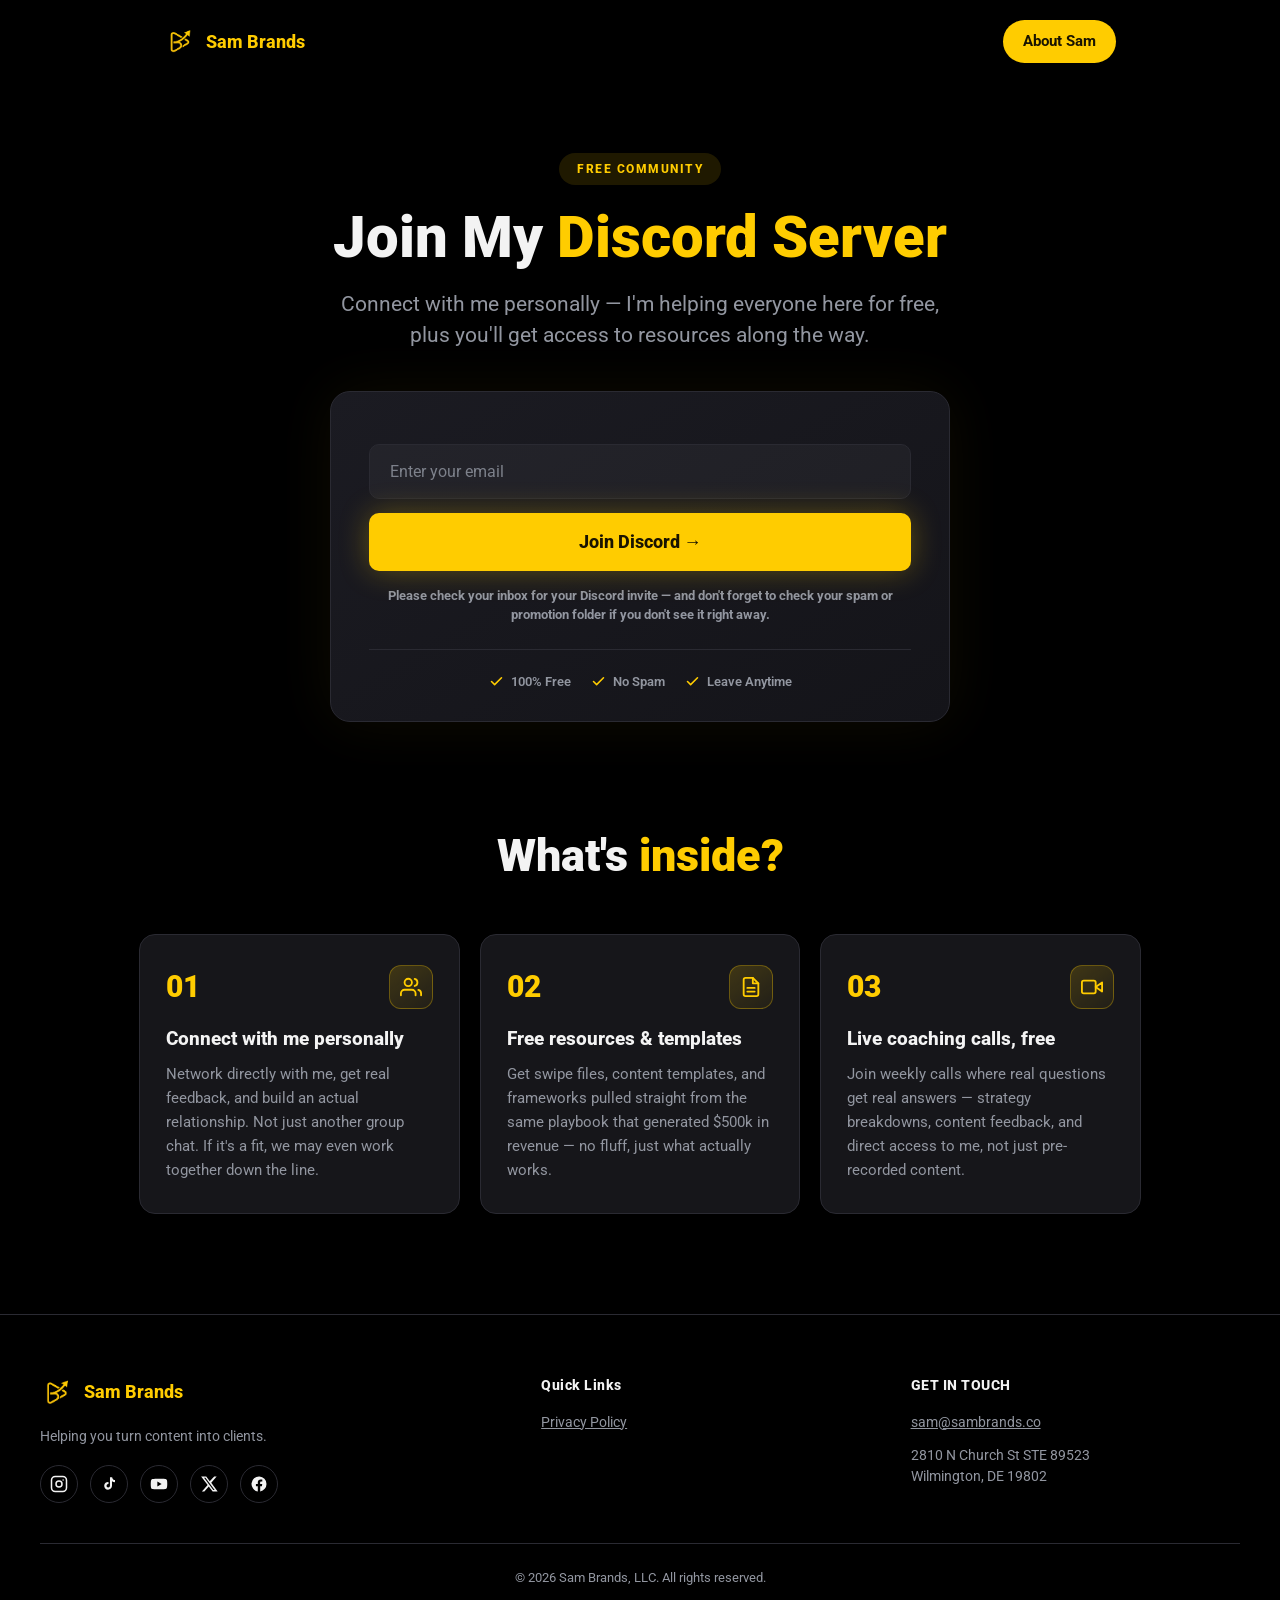
<file: newsletter.html>
<!DOCTYPE html>
<html lang="en">
<head>
<meta charset="UTF-8">
<meta name="viewport" content="width=device-width, initial-scale=1.0">
<title>Join the Discord — Sam Brands</title>
<link rel="icon" href="/images/favicon.png">
<link href="https://fonts.googleapis.com/css2?family=Roboto:wght@400;500;700;900&display=swap" rel="stylesheet">
<link rel="stylesheet" href="/css/styles.css">
<link rel="stylesheet" href="/css/newsletter.css">
<script src="https://f.convertkit.com/ckjs/ck.5.js"></script>
<!-- Logo in the browser tab -->
  <link rel="icon" href="images/fav.png" />
</head>
<body>

<!-- ===== Legal page header ===== -->
<header class="legal-header">
  <a href="index.html" class="legal-logo">
    <img src="/images/logo.png" alt="Sam Brands logo">
    <b>Sam Brands</b>
  </a>
  <a href="/about-sam" class="header-button">About Sam</a>
</header>

<!-- ===== HERO + SIGNUP ===== -->
<section class="dc-hero">
  <span class="dc-pill">FREE COMMUNITY</span>
  <h1>Join My <span class="yellow">Discord Server</span></h1>
  <p class="dc-sub">Connect with me personally — I'm helping everyone here for free, plus you'll get access to resources along the way.</p>

  <!-- signup card -->
  <div class="dc-card">
    <form action="https://app.kit.com/forms/9678835/subscriptions"
          class="seva-form formkit-form dc-form"
          method="post"
          data-sv-form="9678835"
          data-uid="af1891e3e2"
          data-format="inline"
          data-version="5">
      <ul class="formkit-alert formkit-alert-error dc-alert" data-element="errors" data-group="alert"></ul>

      <div data-element="fields" class="seva-fields formkit-fields dc-fields">
        <input class="formkit-input dc-input" name="email_address" aria-label="Email"
               placeholder="Enter your email" required type="email">
        <button data-element="submit" class="formkit-submit dc-btn">
          <div class="formkit-spinner"><div></div><div></div><div></div></div>
          <span>Join Discord &#8594;</span>
        </button>
      </div>

      <p class="dc-note"> <b>Please check your inbox for your Discord invite — and don't forget to check your spam or promotion folder if you don't see it right away.</b></p>
    </form>

    <div class="dc-trust">
      <span class="dc-trust-item"><svg viewBox="0 0 24 24" fill="none" stroke="currentColor" stroke-width="2.5" stroke-linecap="round" stroke-linejoin="round"><polyline points="20 6 9 17 4 12"/></svg>100% Free</span>
      <span class="dc-trust-item"><svg viewBox="0 0 24 24" fill="none" stroke="currentColor" stroke-width="2.5" stroke-linecap="round" stroke-linejoin="round"><polyline points="20 6 9 17 4 12"/></svg>No Spam</span>
      <span class="dc-trust-item"><svg viewBox="0 0 24 24" fill="none" stroke="currentColor" stroke-width="2.5" stroke-linecap="round" stroke-linejoin="round"><polyline points="20 6 9 17 4 12"/></svg>Leave Anytime</span>
    </div>
  </div>
</section>

<!-- ===== WHAT'S INSIDE ===== -->
<section class="dc-inside">
  <h2 class="dc-h2">What's <span class="yellow">inside?</span></h2>

  <div class="dc-grid">
    <div class="dc-item">
      <div class="dc-item-top">
        <span class="dc-num">01</span>
        <span class="dc-ico"><svg viewBox="0 0 24 24" fill="none" stroke="currentColor" stroke-width="2" stroke-linecap="round" stroke-linejoin="round"><path d="M17 21v-2a4 4 0 0 0-4-4H5a4 4 0 0 0-4 4v2"/><circle cx="9" cy="7" r="4"/><path d="M23 21v-2a4 4 0 0 0-3-3.87"/><path d="M16 3.13a4 4 0 0 1 0 7.75"/></svg></span>
      </div>
      <h3>Connect with me personally</h3>
      <p>Network directly with me, get real feedback, and build an actual relationship. Not just another group chat. If it's a fit, we may even work together down the line.</p>
    </div>

    <div class="dc-item">
      <div class="dc-item-top">
        <span class="dc-num">02</span>
        <span class="dc-ico"><svg viewBox="0 0 24 24" fill="none" stroke="currentColor" stroke-width="2" stroke-linecap="round" stroke-linejoin="round"><path d="M14 2H6a2 2 0 0 0-2 2v16a2 2 0 0 0 2 2h12a2 2 0 0 0 2-2V8z"/><polyline points="14 2 14 8 20 8"/><line x1="16" y1="13" x2="8" y2="13"/><line x1="16" y1="17" x2="8" y2="17"/></svg></span>
      </div>
      <h3>Free resources &amp; templates</h3>
      <p>Get swipe files, content templates, and frameworks pulled straight from the same playbook that generated $500k in revenue — no fluff, just what actually works.</p>
    </div>

    <div class="dc-item">
      <div class="dc-item-top">
        <span class="dc-num">03</span>
        <span class="dc-ico"><svg viewBox="0 0 24 24" fill="none" stroke="currentColor" stroke-width="2" stroke-linecap="round" stroke-linejoin="round"><polygon points="23 7 16 12 23 17 23 7"/><rect x="1" y="5" width="15" height="14" rx="2"/></svg></span>
      </div>
      <h3>Live coaching calls, free</h3>
      <p>Join weekly calls where real questions get real answers — strategy breakdowns, content feedback, and direct access to me, not just pre-recorded content.</p>
    </div>
  </div>


</section>

<div id="site-footer"></div>
<script src="/js/includes.js"></script>
</body>
</html>
</file>
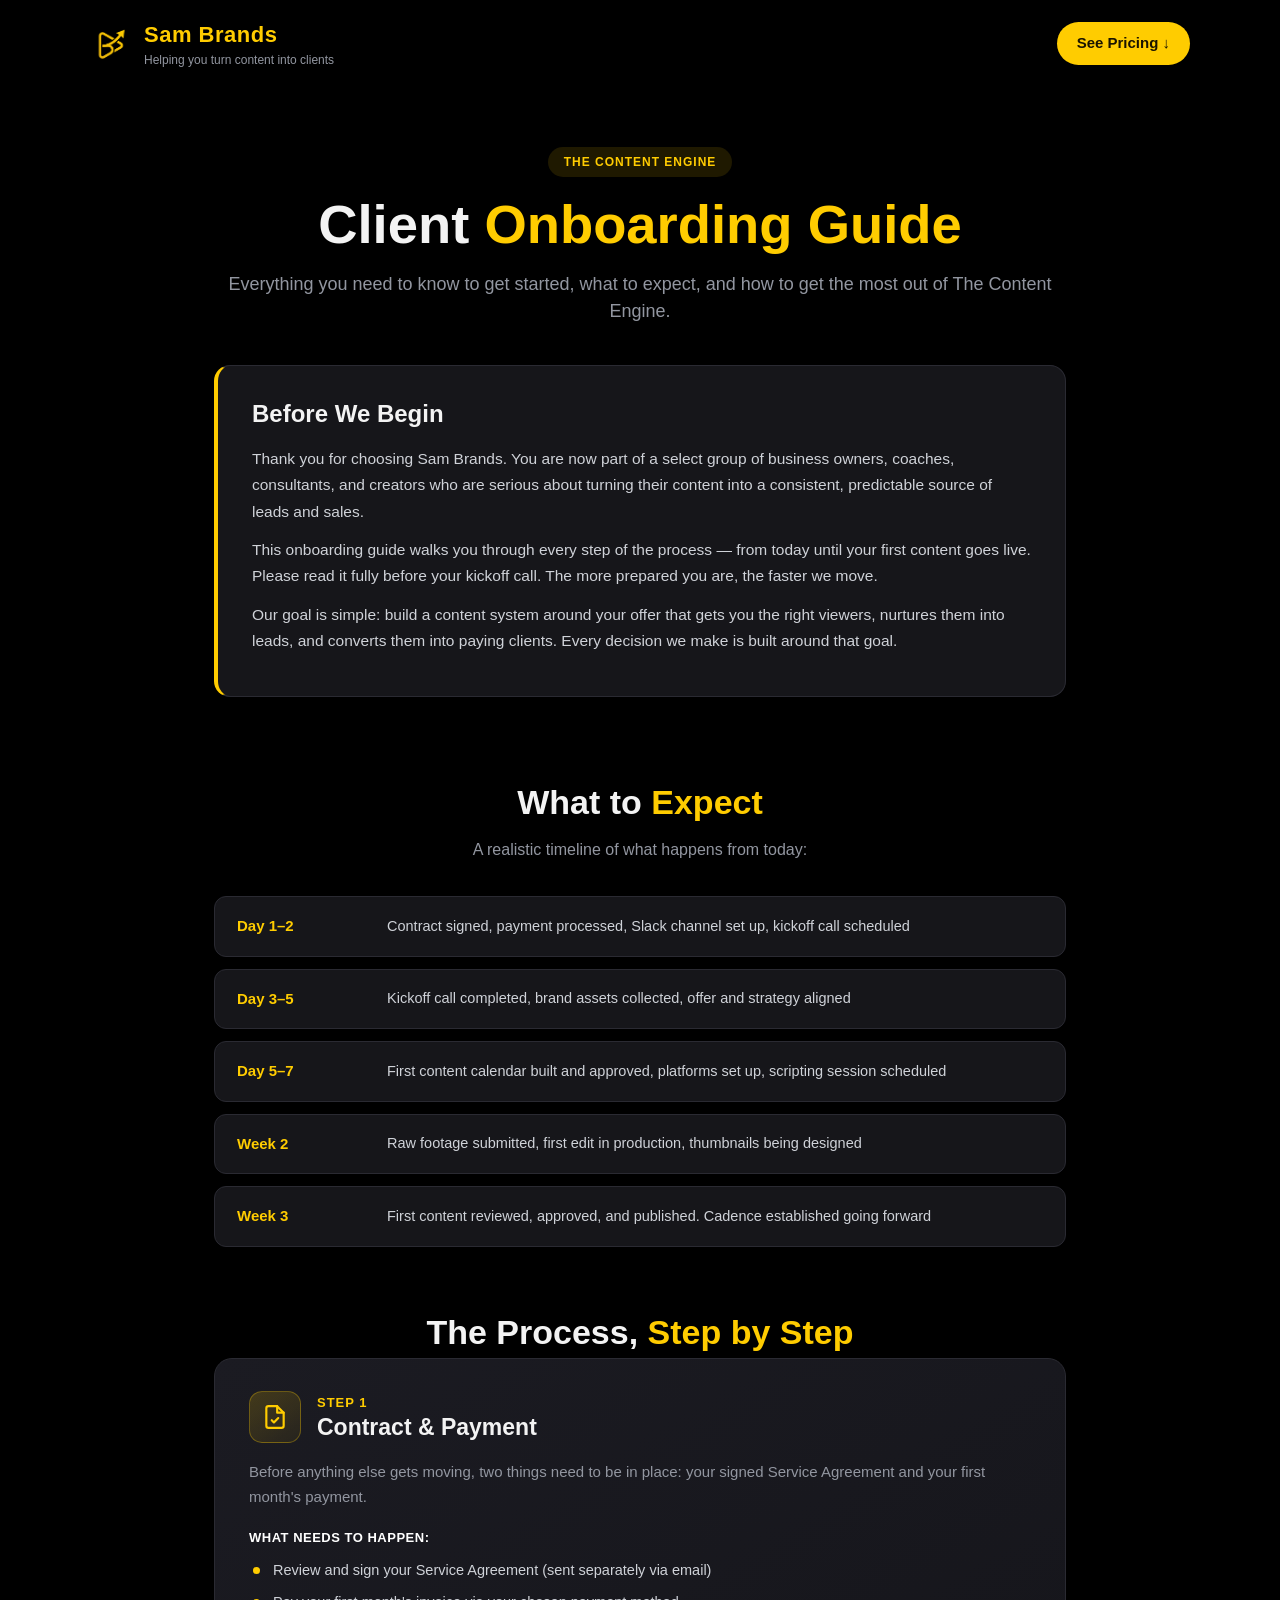
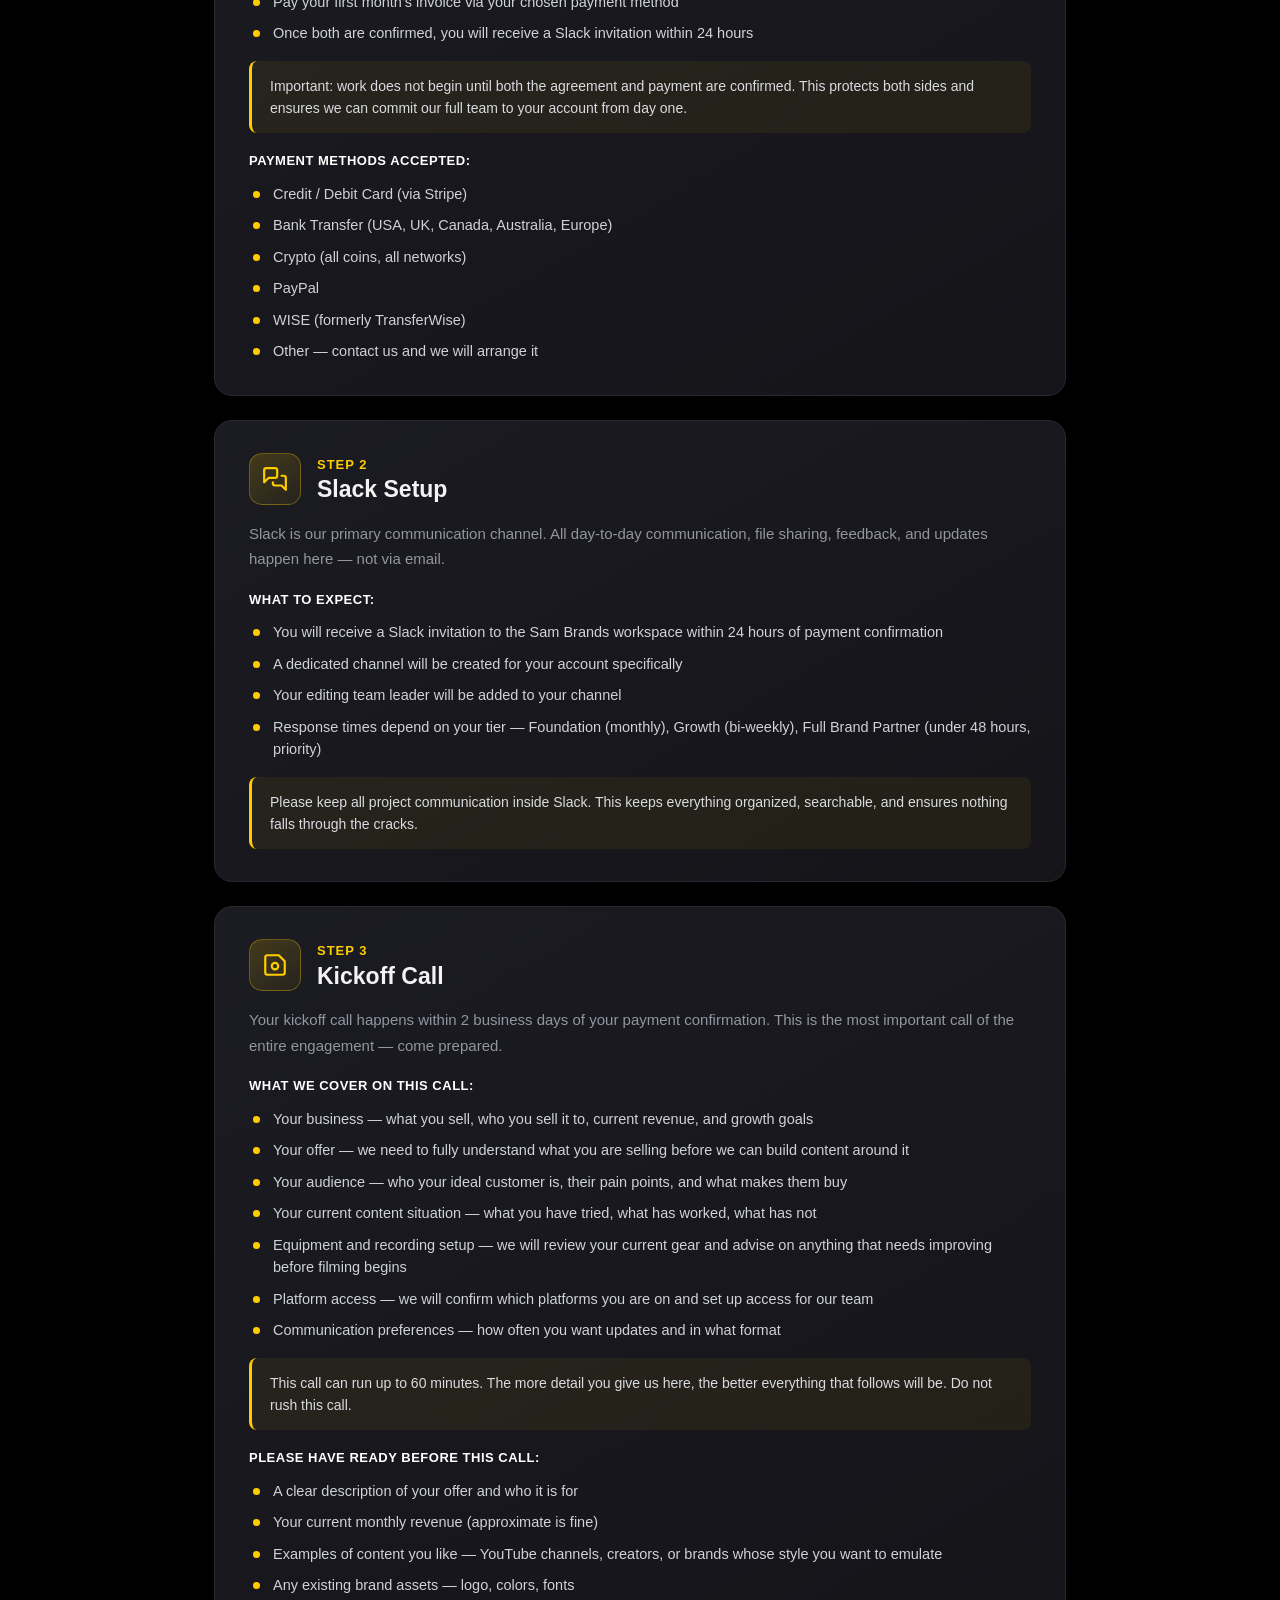
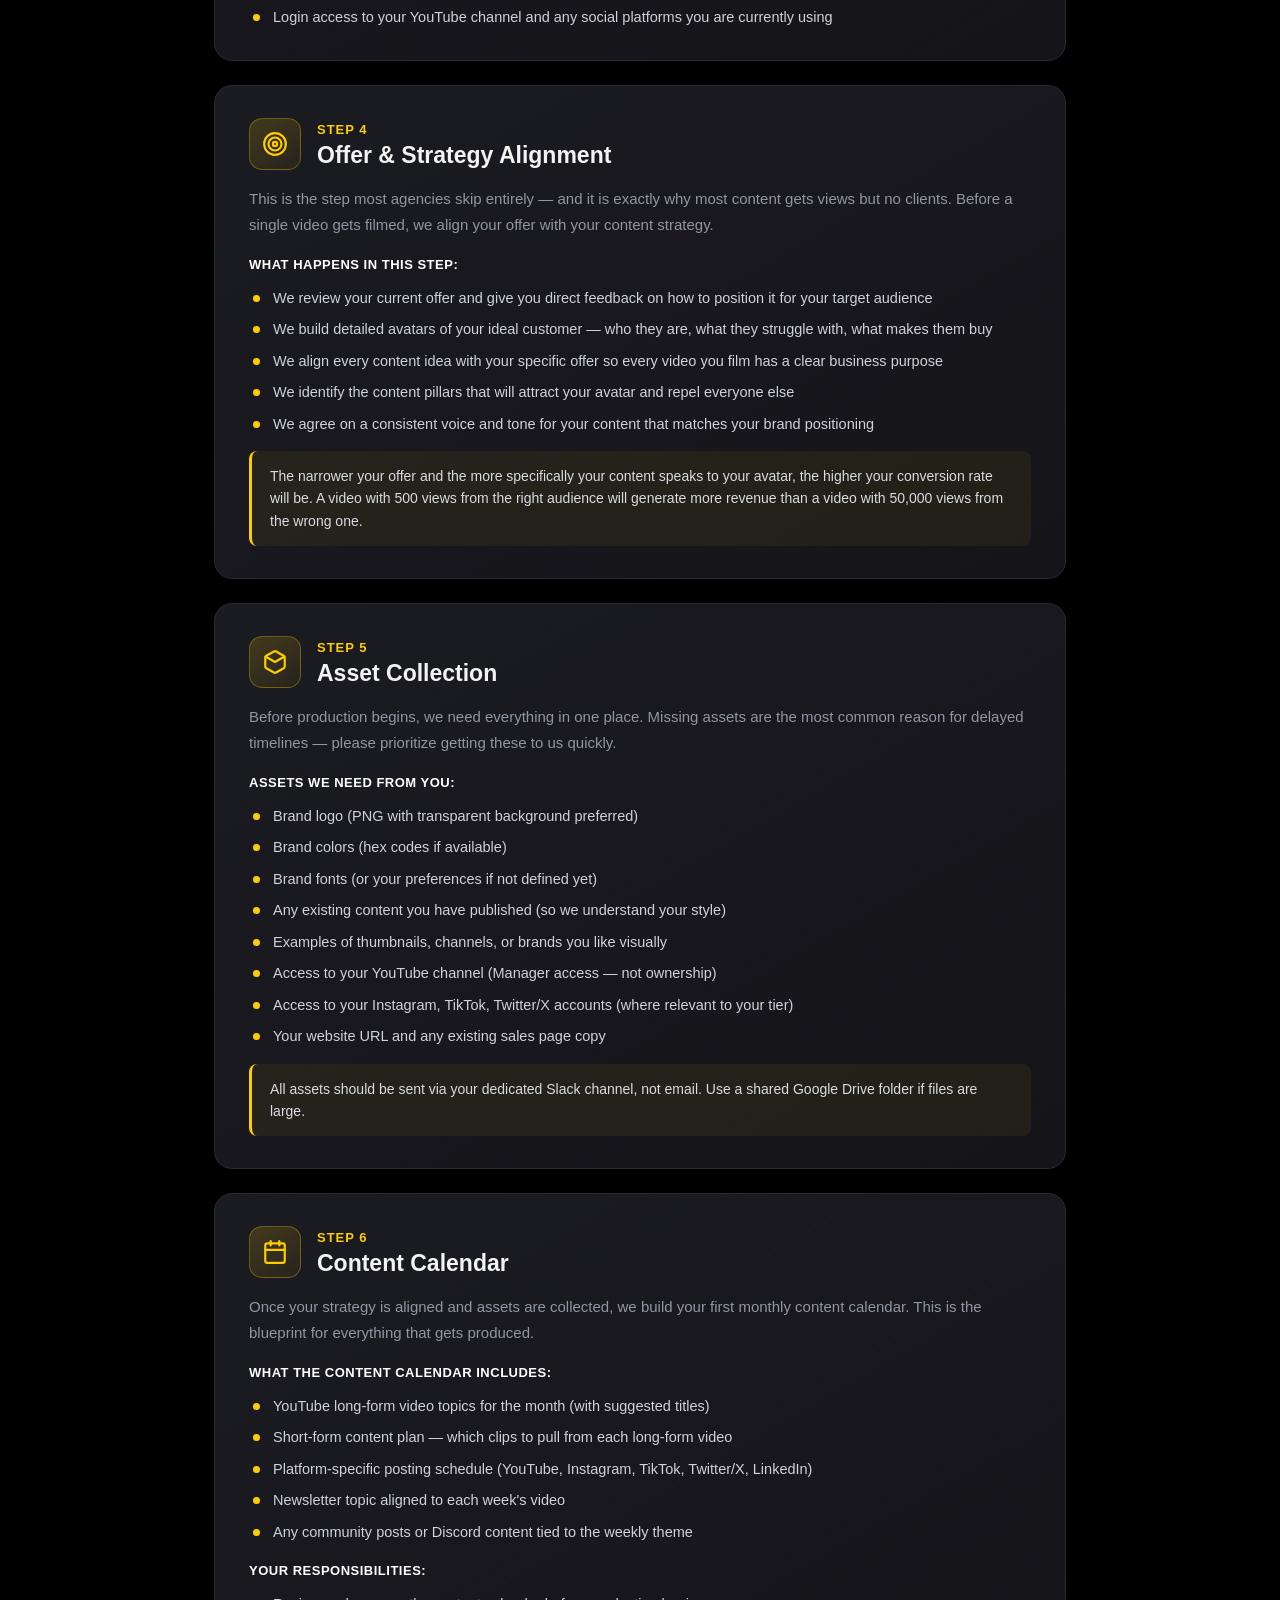
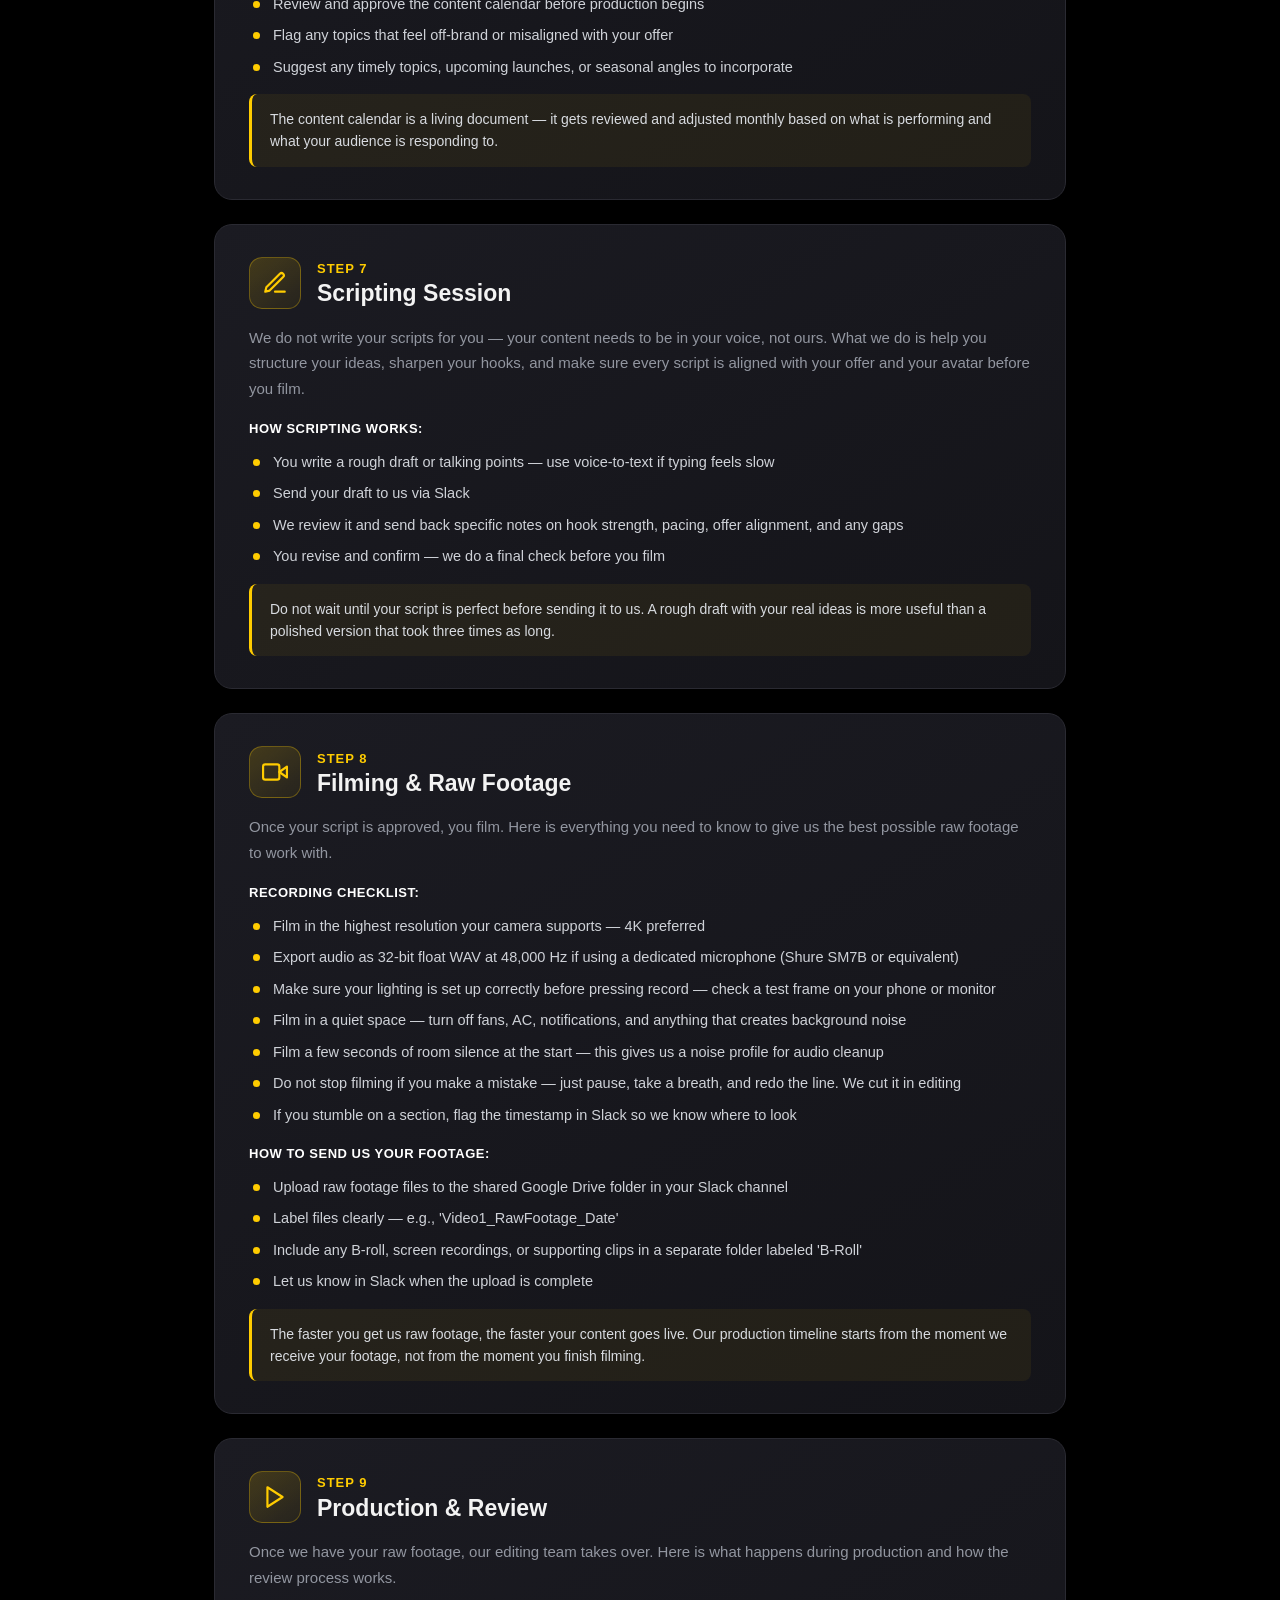
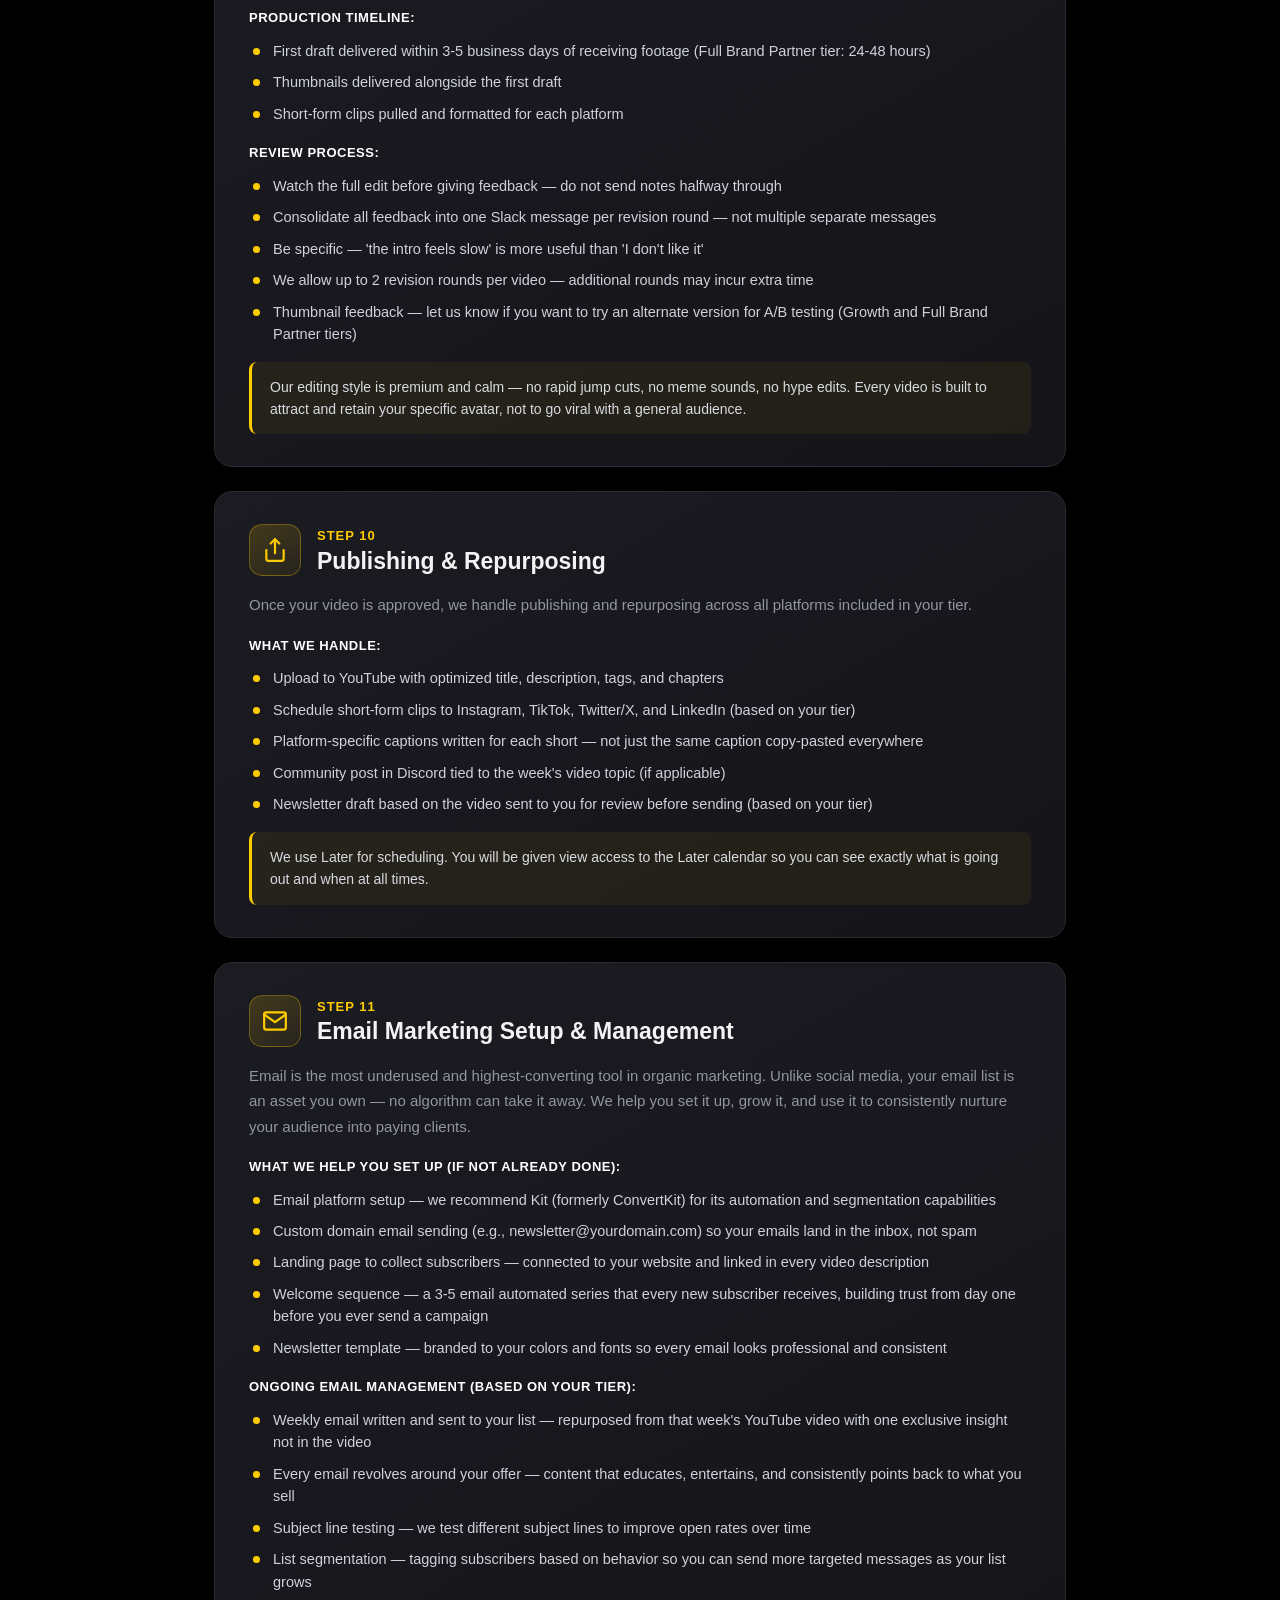
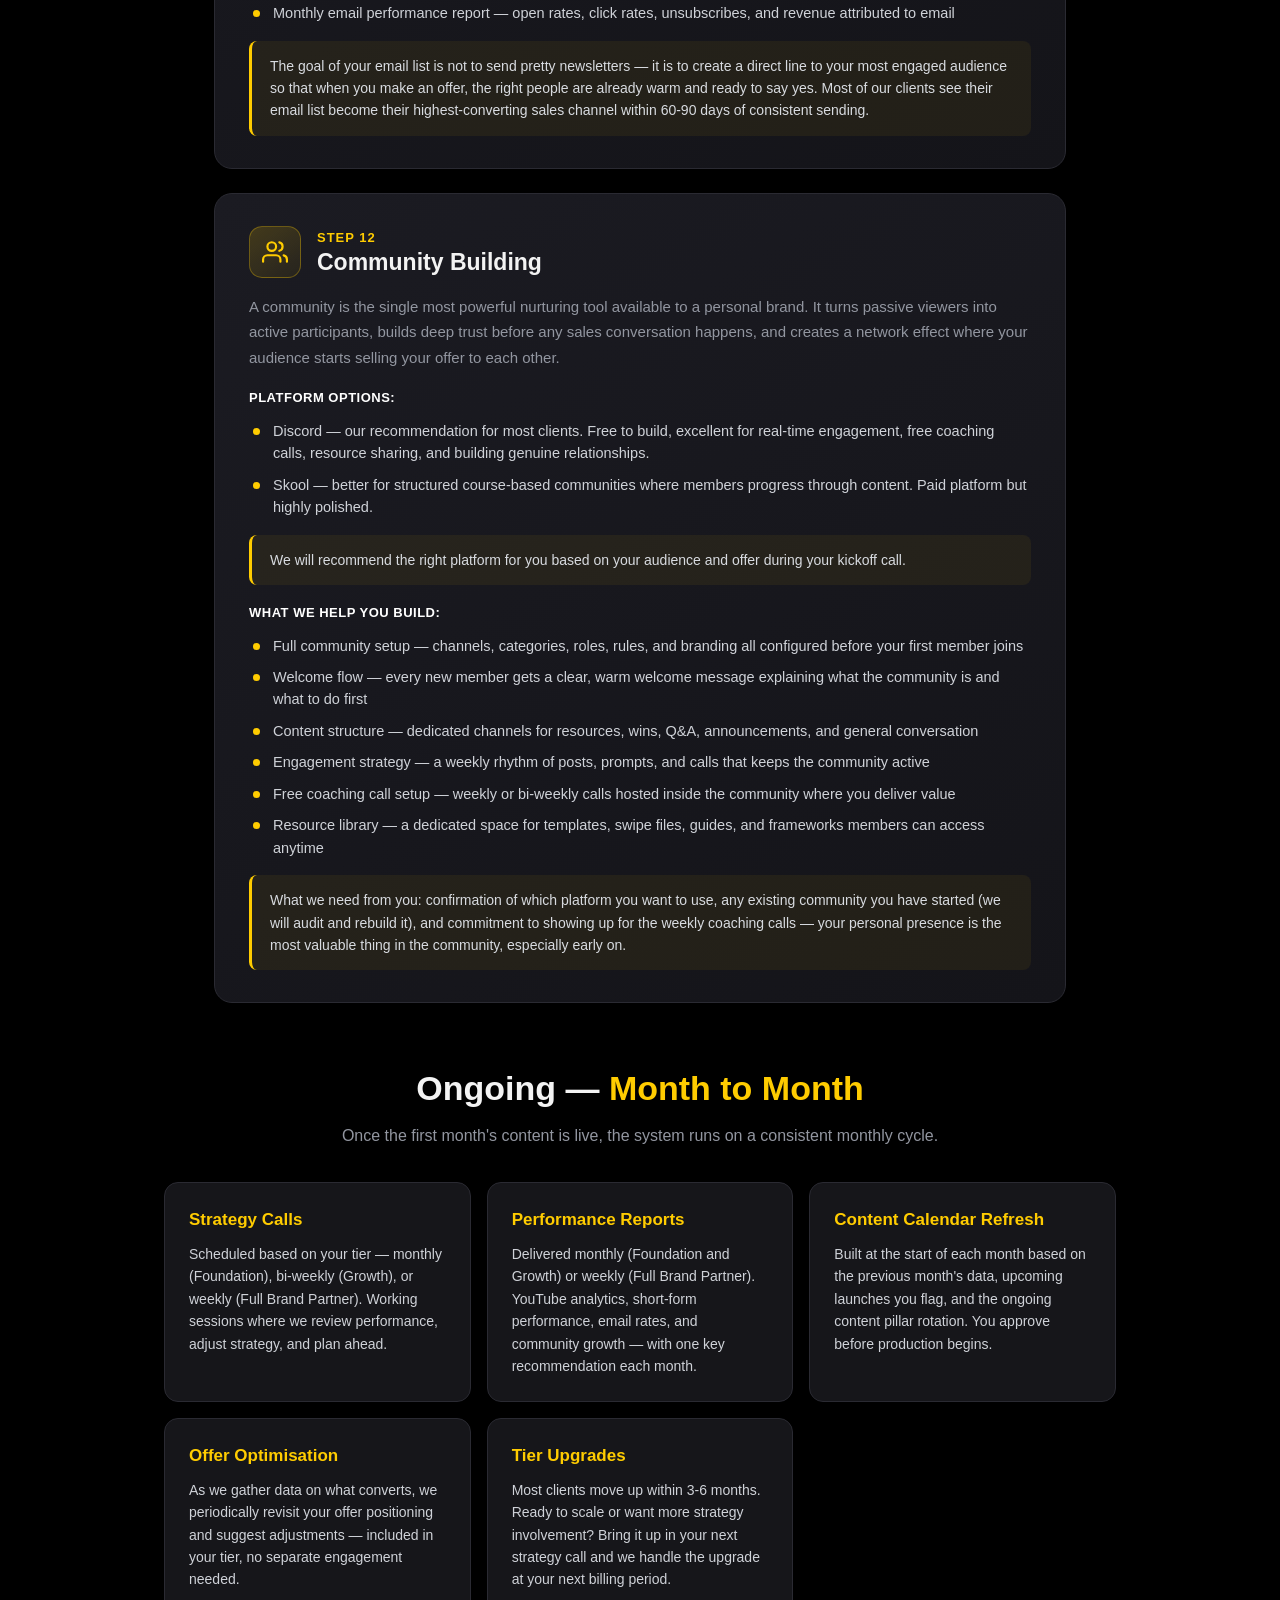
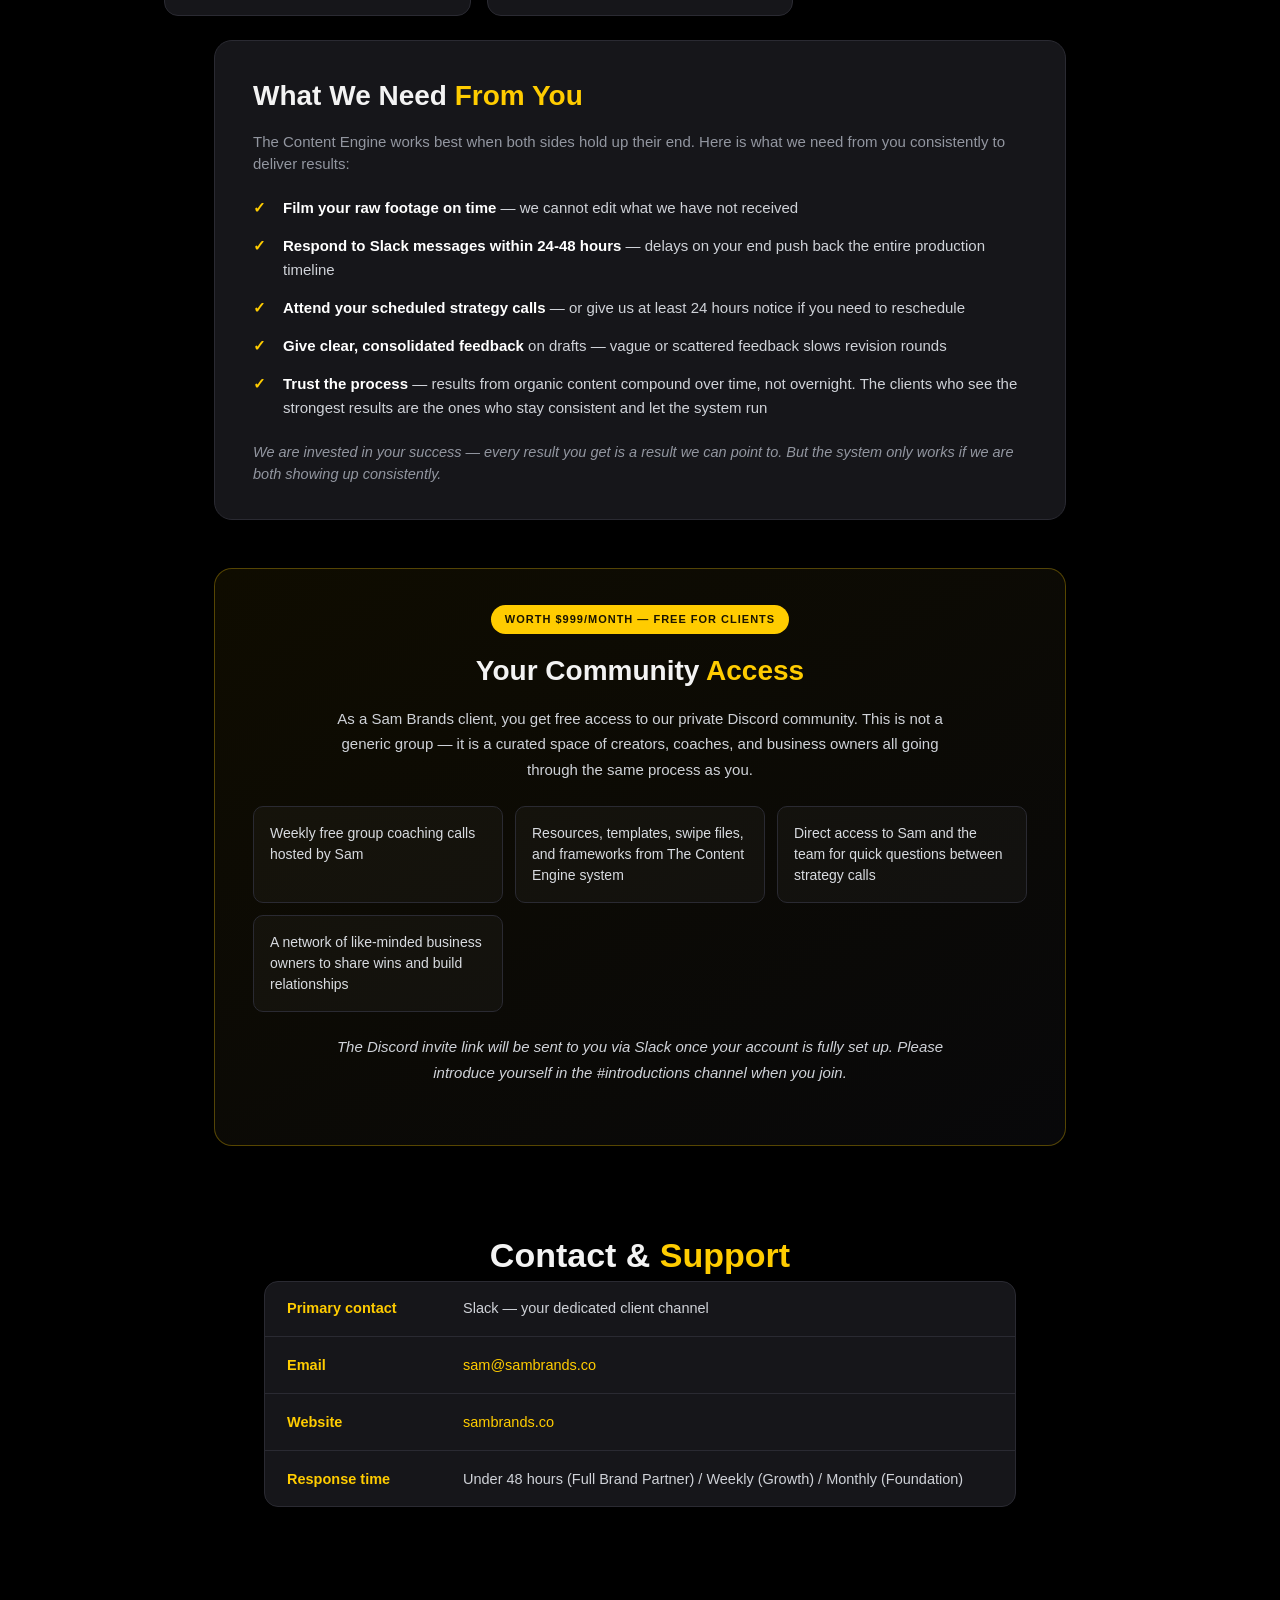
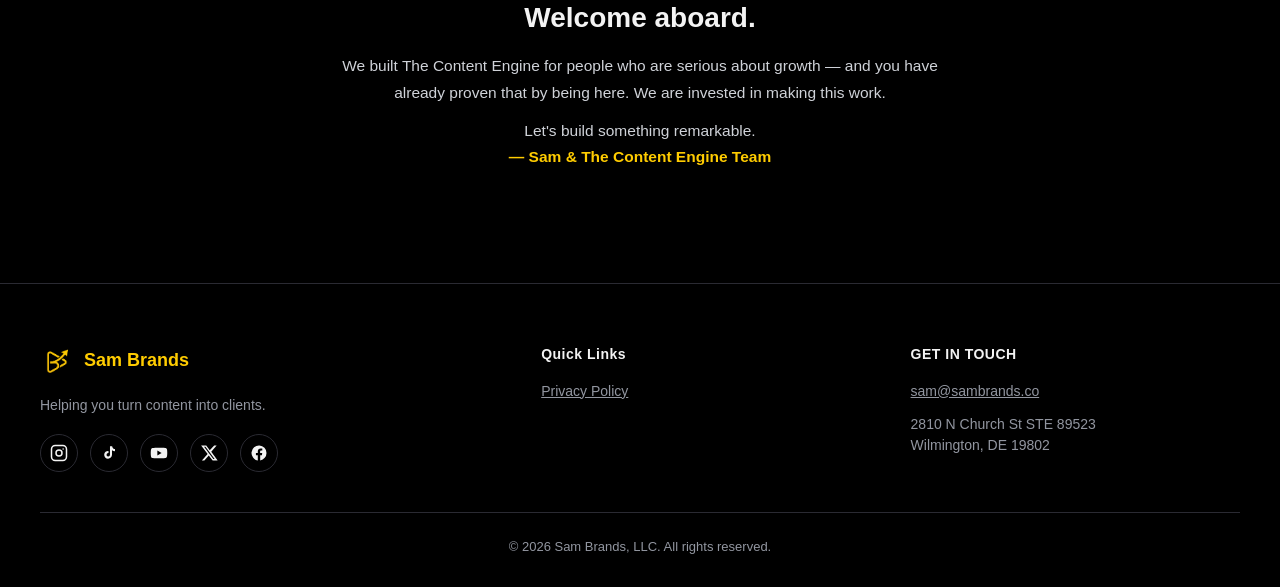
<file: onboarding-client.html>
<!DOCTYPE html>
<html lang="en"><head><meta charset="UTF-8"><meta name="viewport" content="width=device-width, initial-scale=1.0">
<title>Client Onboarding Guide — Sam Brands</title>
<link rel="icon" href="/images/favicon.png">
<link href="https://fonts.googleapis.com/css2?family=Inter:wght@400;600;700;800;900&display=swap" rel="stylesheet">
<link rel="stylesheet" href="/css/styles.css">
<link rel="stylesheet" href="/css/onboarding.css">

<!-- Logo in the browser tab -->
  <link rel="icon" href="images/fav.png" />
</head>
<body>

<div id="site-header"></div>

<!-- HERO -->
<section class="ob-hero">
  <span class="ob-pill">THE CONTENT ENGINE</span>
  <h1>Client <span class="yellow">Onboarding Guide</span></h1>
  <p class="ob-sub">Everything you need to know to get started, what to expect, and how to get the most out of The Content Engine.</p>
</section>

<!-- BEFORE WE BEGIN -->
<section class="ob-intro">
  <div class="ob-intro-card">
    <h2>Before We Begin</h2>
    <p>Thank you for choosing Sam Brands. You are now part of a select group of business owners, coaches, consultants, and creators who are serious about turning their content into a consistent, predictable source of leads and sales.</p>
    <p>This onboarding guide walks you through every step of the process — from today until your first content goes live. Please read it fully before your kickoff call. The more prepared you are, the faster we move.</p>
    <p>Our goal is simple: build a content system around your offer that gets you the right viewers, nurtures them into leads, and converts them into paying clients. Every decision we make is built around that goal.</p>
  </div>
</section>

<!-- TIMELINE -->
<section class="ob-timeline">
  <h2 class="ob-h2">What to <span class="yellow">Expect</span></h2>
  <p class="ob-h2-sub">A realistic timeline of what happens from today:</p>
  <div class="tl-wrap"><div class="tl-row"><div class="tl-when">Day 1–2</div><div class="tl-what">Contract signed, payment processed, Slack channel set up, kickoff call scheduled</div></div><div class="tl-row"><div class="tl-when">Day 3–5</div><div class="tl-what">Kickoff call completed, brand assets collected, offer and strategy aligned</div></div><div class="tl-row"><div class="tl-when">Day 5–7</div><div class="tl-what">First content calendar built and approved, platforms set up, scripting session scheduled</div></div><div class="tl-row"><div class="tl-when">Week 2</div><div class="tl-what">Raw footage submitted, first edit in production, thumbnails being designed</div></div><div class="tl-row"><div class="tl-when">Week 3</div><div class="tl-what">First content reviewed, approved, and published. Cadence established going forward</div></div></div>
</section>

<!-- STEPS -->
<section class="ob-steps">
  <h2 class="ob-h2">The Process, <span class="yellow">Step by Step</span></h2>
  <div class="ob-steps-wrap">
  <div class="ob-step">
  <div class="ob-step-head">
    <div class="ob-step-icon"><svg viewBox="0 0 24 24" fill="none" stroke="currentColor" stroke-width="2" stroke-linecap="round" stroke-linejoin="round"><path d="M14 2H6a2 2 0 0 0-2 2v16a2 2 0 0 0 2 2h12a2 2 0 0 0 2-2V8z"/><polyline points="14 2 14 8 20 8"/><path d="M9 15l2 2 4-4"/></svg></div>
    <div>
      <div class="ob-step-num">Step 1</div>
      <h3 class="ob-step-title">Contract &amp; Payment</h3>
    </div>
  </div>
  <p class='ob-desc'>Before anything else gets moving, two things need to be in place: your signed Service Agreement and your first month&#x27;s payment.</p>
  <div class="ob-block"><div class="ob-label">What needs to happen:</div><ul class="ob-list"><li>Review and sign your Service Agreement (sent separately via email)</li><li>Pay your first month&#x27;s invoice via your chosen payment method</li><li>Once both are confirmed, you will receive a Slack invitation within 24 hours</li></ul></div><div class="ob-note">Important: work does not begin until both the agreement and payment are confirmed. This protects both sides and ensures we can commit our full team to your account from day one.</div><div class="ob-block"><div class="ob-label">Payment methods accepted:</div><ul class="ob-list"><li>Credit / Debit Card (via Stripe)</li><li>Bank Transfer (USA, UK, Canada, Australia, Europe)</li><li>Crypto (all coins, all networks)</li><li>PayPal</li><li>WISE (formerly TransferWise)</li><li>Other — contact us and we will arrange it</li></ul></div>
</div>
<div class="ob-step">
  <div class="ob-step-head">
    <div class="ob-step-icon"><svg viewBox="0 0 24 24" fill="none" stroke="currentColor" stroke-width="2" stroke-linecap="round" stroke-linejoin="round"><path d="M14 9a2 2 0 0 1-2 2H6l-4 4V4a2 2 0 0 1 2-2h8a2 2 0 0 1 2 2z"/><path d="M18 9h2a2 2 0 0 1 2 2v11l-4-4h-6a2 2 0 0 1-2-2v-1"/></svg></div>
    <div>
      <div class="ob-step-num">Step 2</div>
      <h3 class="ob-step-title">Slack Setup</h3>
    </div>
  </div>
  <p class='ob-desc'>Slack is our primary communication channel. All day-to-day communication, file sharing, feedback, and updates happen here — not via email.</p>
  <div class="ob-block"><div class="ob-label">What to expect:</div><ul class="ob-list"><li>You will receive a Slack invitation to the Sam Brands workspace within 24 hours of payment confirmation</li><li>A dedicated channel will be created for your account specifically</li><li>Your editing team leader will be added to your channel</li><li>Response times depend on your tier — Foundation (monthly), Growth (bi-weekly), Full Brand Partner (under 48 hours, priority)</li></ul></div><div class="ob-note">Please keep all project communication inside Slack. This keeps everything organized, searchable, and ensures nothing falls through the cracks.</div>
</div>
<div class="ob-step">
  <div class="ob-step-head">
    <div class="ob-step-icon"><svg viewBox="0 0 24 24" fill="none" stroke="currentColor" stroke-width="2" stroke-linecap="round" stroke-linejoin="round"><path d="M15.5 3H5a2 2 0 0 0-2 2v14a2 2 0 0 0 2 2h14a2 2 0 0 0 2-2V8.5z"/><circle cx="12" cy="13" r="3"/></svg></div>
    <div>
      <div class="ob-step-num">Step 3</div>
      <h3 class="ob-step-title">Kickoff Call</h3>
    </div>
  </div>
  <p class='ob-desc'>Your kickoff call happens within 2 business days of your payment confirmation. This is the most important call of the entire engagement — come prepared.</p>
  <div class="ob-block"><div class="ob-label">What we cover on this call:</div><ul class="ob-list"><li>Your business — what you sell, who you sell it to, current revenue, and growth goals</li><li>Your offer — we need to fully understand what you are selling before we can build content around it</li><li>Your audience — who your ideal customer is, their pain points, and what makes them buy</li><li>Your current content situation — what you have tried, what has worked, what has not</li><li>Equipment and recording setup — we will review your current gear and advise on anything that needs improving before filming begins</li><li>Platform access — we will confirm which platforms you are on and set up access for our team</li><li>Communication preferences — how often you want updates and in what format</li></ul></div><div class="ob-note">This call can run up to 60 minutes. The more detail you give us here, the better everything that follows will be. Do not rush this call.</div><div class="ob-block"><div class="ob-label">Please have ready before this call:</div><ul class="ob-list"><li>A clear description of your offer and who it is for</li><li>Your current monthly revenue (approximate is fine)</li><li>Examples of content you like — YouTube channels, creators, or brands whose style you want to emulate</li><li>Any existing brand assets — logo, colors, fonts</li><li>Login access to your YouTube channel and any social platforms you are currently using</li></ul></div>
</div>
<div class="ob-step">
  <div class="ob-step-head">
    <div class="ob-step-icon"><svg viewBox="0 0 24 24" fill="none" stroke="currentColor" stroke-width="2" stroke-linecap="round" stroke-linejoin="round"><circle cx="12" cy="12" r="10"/><circle cx="12" cy="12" r="6"/><circle cx="12" cy="12" r="2"/></svg></div>
    <div>
      <div class="ob-step-num">Step 4</div>
      <h3 class="ob-step-title">Offer &amp; Strategy Alignment</h3>
    </div>
  </div>
  <p class='ob-desc'>This is the step most agencies skip entirely — and it is exactly why most content gets views but no clients. Before a single video gets filmed, we align your offer with your content strategy.</p>
  <div class="ob-block"><div class="ob-label">What happens in this step:</div><ul class="ob-list"><li>We review your current offer and give you direct feedback on how to position it for your target audience</li><li>We build detailed avatars of your ideal customer — who they are, what they struggle with, what makes them buy</li><li>We align every content idea with your specific offer so every video you film has a clear business purpose</li><li>We identify the content pillars that will attract your avatar and repel everyone else</li><li>We agree on a consistent voice and tone for your content that matches your brand positioning</li></ul></div><div class="ob-note">The narrower your offer and the more specifically your content speaks to your avatar, the higher your conversion rate will be. A video with 500 views from the right audience will generate more revenue than a video with 50,000 views from the wrong one.</div>
</div>
<div class="ob-step">
  <div class="ob-step-head">
    <div class="ob-step-icon"><svg viewBox="0 0 24 24" fill="none" stroke="currentColor" stroke-width="2" stroke-linecap="round" stroke-linejoin="round"><path d="M21 16V8a2 2 0 0 0-1-1.73l-7-4a2 2 0 0 0-2 0l-7 4A2 2 0 0 0 3 8v8a2 2 0 0 0 1 1.73l7 4a2 2 0 0 0 2 0l7-4A2 2 0 0 0 21 16z"/><polyline points="3.27 6.96 12 12.01 20.73 6.96"/></svg></div>
    <div>
      <div class="ob-step-num">Step 5</div>
      <h3 class="ob-step-title">Asset Collection</h3>
    </div>
  </div>
  <p class='ob-desc'>Before production begins, we need everything in one place. Missing assets are the most common reason for delayed timelines — please prioritize getting these to us quickly.</p>
  <div class="ob-block"><div class="ob-label">Assets we need from you:</div><ul class="ob-list"><li>Brand logo (PNG with transparent background preferred)</li><li>Brand colors (hex codes if available)</li><li>Brand fonts (or your preferences if not defined yet)</li><li>Any existing content you have published (so we understand your style)</li><li>Examples of thumbnails, channels, or brands you like visually</li><li>Access to your YouTube channel (Manager access — not ownership)</li><li>Access to your Instagram, TikTok, Twitter/X accounts (where relevant to your tier)</li><li>Your website URL and any existing sales page copy</li></ul></div><div class="ob-note">All assets should be sent via your dedicated Slack channel, not email. Use a shared Google Drive folder if files are large.</div>
</div>
<div class="ob-step">
  <div class="ob-step-head">
    <div class="ob-step-icon"><svg viewBox="0 0 24 24" fill="none" stroke="currentColor" stroke-width="2" stroke-linecap="round" stroke-linejoin="round"><rect x="3" y="4" width="18" height="18" rx="2"/><line x1="16" y1="2" x2="16" y2="6"/><line x1="8" y1="2" x2="8" y2="6"/><line x1="3" y1="10" x2="21" y2="10"/></svg></div>
    <div>
      <div class="ob-step-num">Step 6</div>
      <h3 class="ob-step-title">Content Calendar</h3>
    </div>
  </div>
  <p class='ob-desc'>Once your strategy is aligned and assets are collected, we build your first monthly content calendar. This is the blueprint for everything that gets produced.</p>
  <div class="ob-block"><div class="ob-label">What the content calendar includes:</div><ul class="ob-list"><li>YouTube long-form video topics for the month (with suggested titles)</li><li>Short-form content plan — which clips to pull from each long-form video</li><li>Platform-specific posting schedule (YouTube, Instagram, TikTok, Twitter/X, LinkedIn)</li><li>Newsletter topic aligned to each week&#x27;s video</li><li>Any community posts or Discord content tied to the weekly theme</li></ul></div><div class="ob-block"><div class="ob-label">Your responsibilities:</div><ul class="ob-list"><li>Review and approve the content calendar before production begins</li><li>Flag any topics that feel off-brand or misaligned with your offer</li><li>Suggest any timely topics, upcoming launches, or seasonal angles to incorporate</li></ul></div><div class="ob-note">The content calendar is a living document — it gets reviewed and adjusted monthly based on what is performing and what your audience is responding to.</div>
</div>
<div class="ob-step">
  <div class="ob-step-head">
    <div class="ob-step-icon"><svg viewBox="0 0 24 24" fill="none" stroke="currentColor" stroke-width="2" stroke-linecap="round" stroke-linejoin="round"><path d="M12 20h9"/><path d="M16.5 3.5a2.12 2.12 0 0 1 3 3L7 19l-4 1 1-4L16.5 3.5z"/></svg></div>
    <div>
      <div class="ob-step-num">Step 7</div>
      <h3 class="ob-step-title">Scripting Session</h3>
    </div>
  </div>
  <p class='ob-desc'>We do not write your scripts for you — your content needs to be in your voice, not ours. What we do is help you structure your ideas, sharpen your hooks, and make sure every script is aligned with your offer and your avatar before you film.</p>
  <div class="ob-block"><div class="ob-label">How scripting works:</div><ul class="ob-list"><li>You write a rough draft or talking points — use voice-to-text if typing feels slow</li><li>Send your draft to us via Slack</li><li>We review it and send back specific notes on hook strength, pacing, offer alignment, and any gaps</li><li>You revise and confirm — we do a final check before you film</li></ul></div><div class="ob-note">Do not wait until your script is perfect before sending it to us. A rough draft with your real ideas is more useful than a polished version that took three times as long.</div>
</div>
<div class="ob-step">
  <div class="ob-step-head">
    <div class="ob-step-icon"><svg viewBox="0 0 24 24" fill="none" stroke="currentColor" stroke-width="2" stroke-linecap="round" stroke-linejoin="round"><polygon points="23 7 16 12 23 17 23 7"/><rect x="1" y="5" width="15" height="14" rx="2"/></svg></div>
    <div>
      <div class="ob-step-num">Step 8</div>
      <h3 class="ob-step-title">Filming &amp; Raw Footage</h3>
    </div>
  </div>
  <p class='ob-desc'>Once your script is approved, you film. Here is everything you need to know to give us the best possible raw footage to work with.</p>
  <div class="ob-block"><div class="ob-label">Recording checklist:</div><ul class="ob-list"><li>Film in the highest resolution your camera supports — 4K preferred</li><li>Export audio as 32-bit float WAV at 48,000 Hz if using a dedicated microphone (Shure SM7B or equivalent)</li><li>Make sure your lighting is set up correctly before pressing record — check a test frame on your phone or monitor</li><li>Film in a quiet space — turn off fans, AC, notifications, and anything that creates background noise</li><li>Film a few seconds of room silence at the start — this gives us a noise profile for audio cleanup</li><li>Do not stop filming if you make a mistake — just pause, take a breath, and redo the line. We cut it in editing</li><li>If you stumble on a section, flag the timestamp in Slack so we know where to look</li></ul></div><div class="ob-block"><div class="ob-label">How to send us your footage:</div><ul class="ob-list"><li>Upload raw footage files to the shared Google Drive folder in your Slack channel</li><li>Label files clearly — e.g., &#x27;Video1_RawFootage_Date&#x27;</li><li>Include any B-roll, screen recordings, or supporting clips in a separate folder labeled &#x27;B-Roll&#x27;</li><li>Let us know in Slack when the upload is complete</li></ul></div><div class="ob-note">The faster you get us raw footage, the faster your content goes live. Our production timeline starts from the moment we receive your footage, not from the moment you finish filming.</div>
</div>
<div class="ob-step">
  <div class="ob-step-head">
    <div class="ob-step-icon"><svg viewBox="0 0 24 24" fill="none" stroke="currentColor" stroke-width="2" stroke-linecap="round" stroke-linejoin="round"><polygon points="5 3 19 12 5 21 5 3"/></svg></div>
    <div>
      <div class="ob-step-num">Step 9</div>
      <h3 class="ob-step-title">Production &amp; Review</h3>
    </div>
  </div>
  <p class='ob-desc'>Once we have your raw footage, our editing team takes over. Here is what happens during production and how the review process works.</p>
  <div class="ob-block"><div class="ob-label">Production timeline:</div><ul class="ob-list"><li>First draft delivered within 3-5 business days of receiving footage (Full Brand Partner tier: 24-48 hours)</li><li>Thumbnails delivered alongside the first draft</li><li>Short-form clips pulled and formatted for each platform</li></ul></div><div class="ob-block"><div class="ob-label">Review process:</div><ul class="ob-list"><li>Watch the full edit before giving feedback — do not send notes halfway through</li><li>Consolidate all feedback into one Slack message per revision round — not multiple separate messages</li><li>Be specific — &#x27;the intro feels slow&#x27; is more useful than &#x27;I don&#x27;t like it&#x27;</li><li>We allow up to 2 revision rounds per video — additional rounds may incur extra time</li><li>Thumbnail feedback — let us know if you want to try an alternate version for A/B testing (Growth and Full Brand Partner tiers)</li></ul></div><div class="ob-note">Our editing style is premium and calm — no rapid jump cuts, no meme sounds, no hype edits. Every video is built to attract and retain your specific avatar, not to go viral with a general audience.</div>
</div>
<div class="ob-step">
  <div class="ob-step-head">
    <div class="ob-step-icon"><svg viewBox="0 0 24 24" fill="none" stroke="currentColor" stroke-width="2" stroke-linecap="round" stroke-linejoin="round"><path d="M4 12v8a2 2 0 0 0 2 2h12a2 2 0 0 0 2-2v-8"/><polyline points="16 6 12 2 8 6"/><line x1="12" y1="2" x2="12" y2="15"/></svg></div>
    <div>
      <div class="ob-step-num">Step 10</div>
      <h3 class="ob-step-title">Publishing &amp; Repurposing</h3>
    </div>
  </div>
  <p class='ob-desc'>Once your video is approved, we handle publishing and repurposing across all platforms included in your tier.</p>
  <div class="ob-block"><div class="ob-label">What we handle:</div><ul class="ob-list"><li>Upload to YouTube with optimized title, description, tags, and chapters</li><li>Schedule short-form clips to Instagram, TikTok, Twitter/X, and LinkedIn (based on your tier)</li><li>Platform-specific captions written for each short — not just the same caption copy-pasted everywhere</li><li>Community post in Discord tied to the week&#x27;s video topic (if applicable)</li><li>Newsletter draft based on the video sent to you for review before sending (based on your tier)</li></ul></div><div class="ob-note">We use Later for scheduling. You will be given view access to the Later calendar so you can see exactly what is going out and when at all times.</div>
</div>
<div class="ob-step">
  <div class="ob-step-head">
    <div class="ob-step-icon"><svg viewBox="0 0 24 24" fill="none" stroke="currentColor" stroke-width="2" stroke-linecap="round" stroke-linejoin="round"><path d="M4 4h16c1.1 0 2 .9 2 2v12c0 1.1-.9 2-2 2H4c-1.1 0-2-.9-2-2V6c0-1.1.9-2 2-2z"/><polyline points="22,6 12,13 2,6"/></svg></div>
    <div>
      <div class="ob-step-num">Step 11</div>
      <h3 class="ob-step-title">Email Marketing Setup &amp; Management</h3>
    </div>
  </div>
  <p class='ob-desc'>Email is the most underused and highest-converting tool in organic marketing. Unlike social media, your email list is an asset you own — no algorithm can take it away. We help you set it up, grow it, and use it to consistently nurture your audience into paying clients.</p>
  <div class="ob-block"><div class="ob-label">What we help you set up (if not already done):</div><ul class="ob-list"><li>Email platform setup — we recommend Kit (formerly ConvertKit) for its automation and segmentation capabilities</li><li>Custom domain email sending (e.g., newsletter@yourdomain.com) so your emails land in the inbox, not spam</li><li>Landing page to collect subscribers — connected to your website and linked in every video description</li><li>Welcome sequence — a 3-5 email automated series that every new subscriber receives, building trust from day one before you ever send a campaign</li><li>Newsletter template — branded to your colors and fonts so every email looks professional and consistent</li></ul></div><div class="ob-block"><div class="ob-label">Ongoing email management (based on your tier):</div><ul class="ob-list"><li>Weekly email written and sent to your list — repurposed from that week&#x27;s YouTube video with one exclusive insight not in the video</li><li>Every email revolves around your offer — content that educates, entertains, and consistently points back to what you sell</li><li>Subject line testing — we test different subject lines to improve open rates over time</li><li>List segmentation — tagging subscribers based on behavior so you can send more targeted messages as your list grows</li><li>Monthly email performance report — open rates, click rates, unsubscribes, and revenue attributed to email</li></ul></div><div class="ob-note">The goal of your email list is not to send pretty newsletters — it is to create a direct line to your most engaged audience so that when you make an offer, the right people are already warm and ready to say yes. Most of our clients see their email list become their highest-converting sales channel within 60-90 days of consistent sending.</div>
</div>
<div class="ob-step">
  <div class="ob-step-head">
    <div class="ob-step-icon"><svg viewBox="0 0 24 24" fill="none" stroke="currentColor" stroke-width="2" stroke-linecap="round" stroke-linejoin="round"><path d="M17 21v-2a4 4 0 0 0-4-4H5a4 4 0 0 0-4 4v2"/><circle cx="9" cy="7" r="4"/><path d="M23 21v-2a4 4 0 0 0-3-3.87"/><path d="M16 3.13a4 4 0 0 1 0 7.75"/></svg></div>
    <div>
      <div class="ob-step-num">Step 12</div>
      <h3 class="ob-step-title">Community Building</h3>
    </div>
  </div>
  <p class='ob-desc'>A community is the single most powerful nurturing tool available to a personal brand. It turns passive viewers into active participants, builds deep trust before any sales conversation happens, and creates a network effect where your audience starts selling your offer to each other.</p>
  <div class="ob-block"><div class="ob-label">Platform options:</div><ul class="ob-list"><li>Discord — our recommendation for most clients. Free to build, excellent for real-time engagement, free coaching calls, resource sharing, and building genuine relationships.</li><li>Skool — better for structured course-based communities where members progress through content. Paid platform but highly polished.</li></ul></div><div class="ob-note">We will recommend the right platform for you based on your audience and offer during your kickoff call.</div><div class="ob-block"><div class="ob-label">What we help you build:</div><ul class="ob-list"><li>Full community setup — channels, categories, roles, rules, and branding all configured before your first member joins</li><li>Welcome flow — every new member gets a clear, warm welcome message explaining what the community is and what to do first</li><li>Content structure — dedicated channels for resources, wins, Q&amp;A, announcements, and general conversation</li><li>Engagement strategy — a weekly rhythm of posts, prompts, and calls that keeps the community active</li><li>Free coaching call setup — weekly or bi-weekly calls hosted inside the community where you deliver value</li><li>Resource library — a dedicated space for templates, swipe files, guides, and frameworks members can access anytime</li></ul></div><div class="ob-note">What we need from you: confirmation of which platform you want to use, any existing community you have started (we will audit and rebuild it), and commitment to showing up for the weekly coaching calls — your personal presence is the most valuable thing in the community, especially early on.</div>
</div>
  </div>
</section>

<!-- ONGOING -->
<section class="ob-cards-sec">
  <h2 class="ob-h2">Ongoing — <span class="yellow">Month to Month</span></h2>
  <p class="ob-h2-sub">Once the first month's content is live, the system runs on a consistent monthly cycle.</p>
  <div class="ob-cards">
    <div class="ob-card"><h4>Strategy Calls</h4><p>Scheduled based on your tier — monthly (Foundation), bi-weekly (Growth), or weekly (Full Brand Partner). Working sessions where we review performance, adjust strategy, and plan ahead.</p></div>
    <div class="ob-card"><h4>Performance Reports</h4><p>Delivered monthly (Foundation and Growth) or weekly (Full Brand Partner). YouTube analytics, short-form performance, email rates, and community growth — with one key recommendation each month.</p></div>
    <div class="ob-card"><h4>Content Calendar Refresh</h4><p>Built at the start of each month based on the previous month's data, upcoming launches you flag, and the ongoing content pillar rotation. You approve before production begins.</p></div>
    <div class="ob-card"><h4>Offer Optimisation</h4><p>As we gather data on what converts, we periodically revisit your offer positioning and suggest adjustments — included in your tier, no separate engagement needed.</p></div>
    <div class="ob-card"><h4>Tier Upgrades</h4><p>Most clients move up within 3-6 months. Ready to scale or want more strategy involvement? Bring it up in your next strategy call and we handle the upgrade at your next billing period.</p></div>
  </div>
</section>

<!-- WHAT WE NEED -->
<section class="ob-need">
  <div class="ob-need-card">
    <h2>What We Need <span class="yellow">From You</span></h2>
    <p class="ob-need-intro">The Content Engine works best when both sides hold up their end. Here is what we need from you consistently to deliver results:</p>
    <ul class="ob-need-list">
      <li><strong>Film your raw footage on time</strong> — we cannot edit what we have not received</li>
      <li><strong>Respond to Slack messages within 24-48 hours</strong> — delays on your end push back the entire production timeline</li>
      <li><strong>Attend your scheduled strategy calls</strong> — or give us at least 24 hours notice if you need to reschedule</li>
      <li><strong>Give clear, consolidated feedback</strong> on drafts — vague or scattered feedback slows revision rounds</li>
      <li><strong>Trust the process</strong> — results from organic content compound over time, not overnight. The clients who see the strongest results are the ones who stay consistent and let the system run</li>
    </ul>
    <p class="ob-need-foot">We are invested in your success — every result you get is a result we can point to. But the system only works if we are both showing up consistently.</p>
  </div>
</section>

<!-- COMMUNITY -->
<section class="ob-community">
  <div class="ob-comm-card">
    <span class="ob-comm-badge">WORTH $999/MONTH — FREE FOR CLIENTS</span>
    <h2>Your Community <span class="yellow">Access</span></h2>
    <p>As a Sam Brands client, you get free access to our private Discord community. This is not a generic group — it is a curated space of creators, coaches, and business owners all going through the same process as you.</p>
    <div class="ob-comm-grid">
      <div class="ob-comm-item">Weekly free group coaching calls hosted by Sam</div>
      <div class="ob-comm-item">Resources, templates, swipe files, and frameworks from The Content Engine system</div>
      <div class="ob-comm-item">Direct access to Sam and the team for quick questions between strategy calls</div>
      <div class="ob-comm-item">A network of like-minded business owners to share wins and build relationships</div>
    </div>
    <p class="ob-comm-note">The Discord invite link will be sent to you via Slack once your account is fully set up. Please introduce yourself in the #introductions channel when you join.</p>
  </div>
</section>

<!-- CONTACT -->
<section class="ob-contact">
  <h2 class="ob-h2">Contact &amp; <span class="yellow">Support</span></h2>
  <div class="ob-contact-grid">
    <div class="ob-contact-row"><span class="ob-c-label">Primary contact</span><span>Slack — your dedicated client channel</span></div>
    <div class="ob-contact-row"><span class="ob-c-label">Email</span><span><a href="mailto:sam@sambrands.co">sam@sambrands.co</a></span></div>
    <div class="ob-contact-row"><span class="ob-c-label">Website</span><span><a href="/thecontentengine">sambrands.co</a></span></div>
    <div class="ob-contact-row"><span class="ob-c-label">Response time</span><span>Under 48 hours (Full Brand Partner) / Weekly (Growth) / Monthly (Foundation)</span></div>
  </div>
  <div class="ob-welcome">
    <h3>Welcome aboard.</h3>
    <p>We built The Content Engine for people who are serious about growth — and you have already proven that by being here. We are invested in making this work.</p>
    <p class="ob-signoff">Let's build something remarkable.<br><strong>— Sam &amp; The Content Engine Team</strong></p>
  </div>
</section>

<div id="site-footer"></div>
<script src="/js/includes.js"></script>
</body></html>
</file>
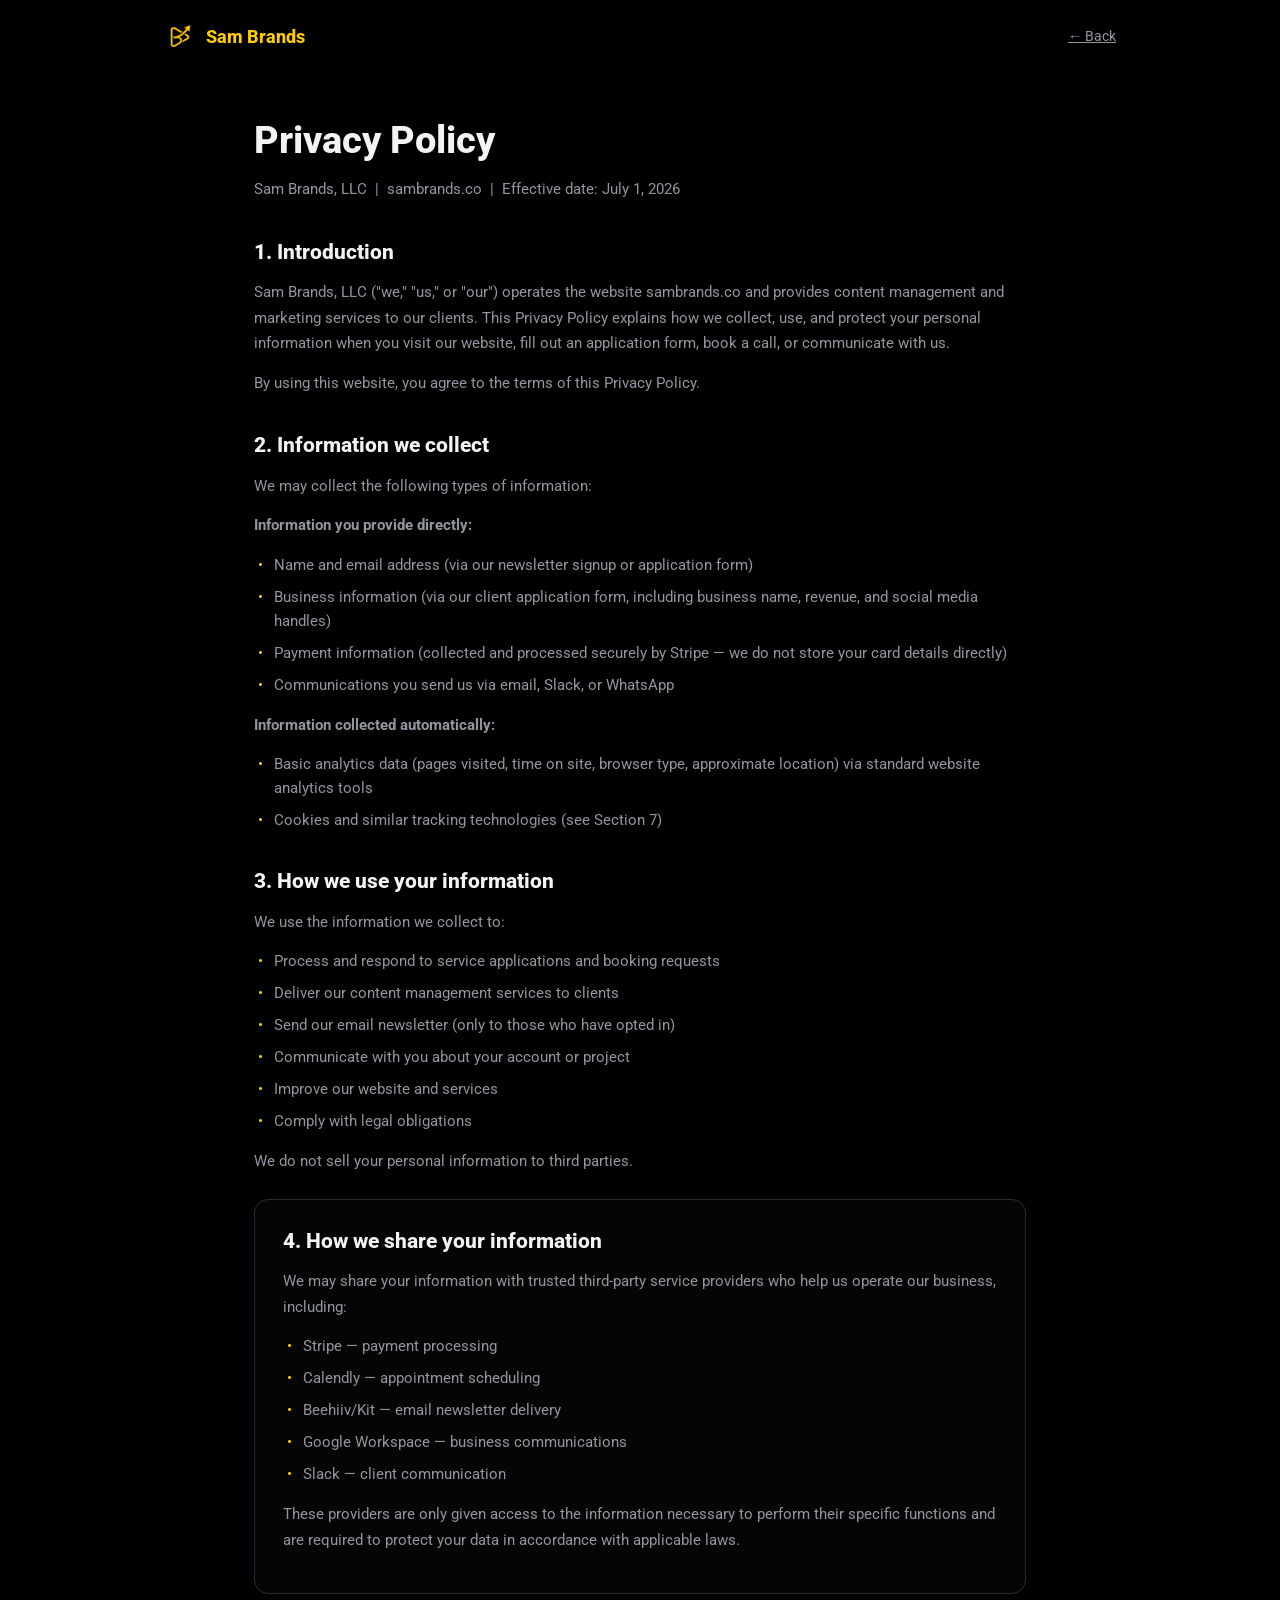
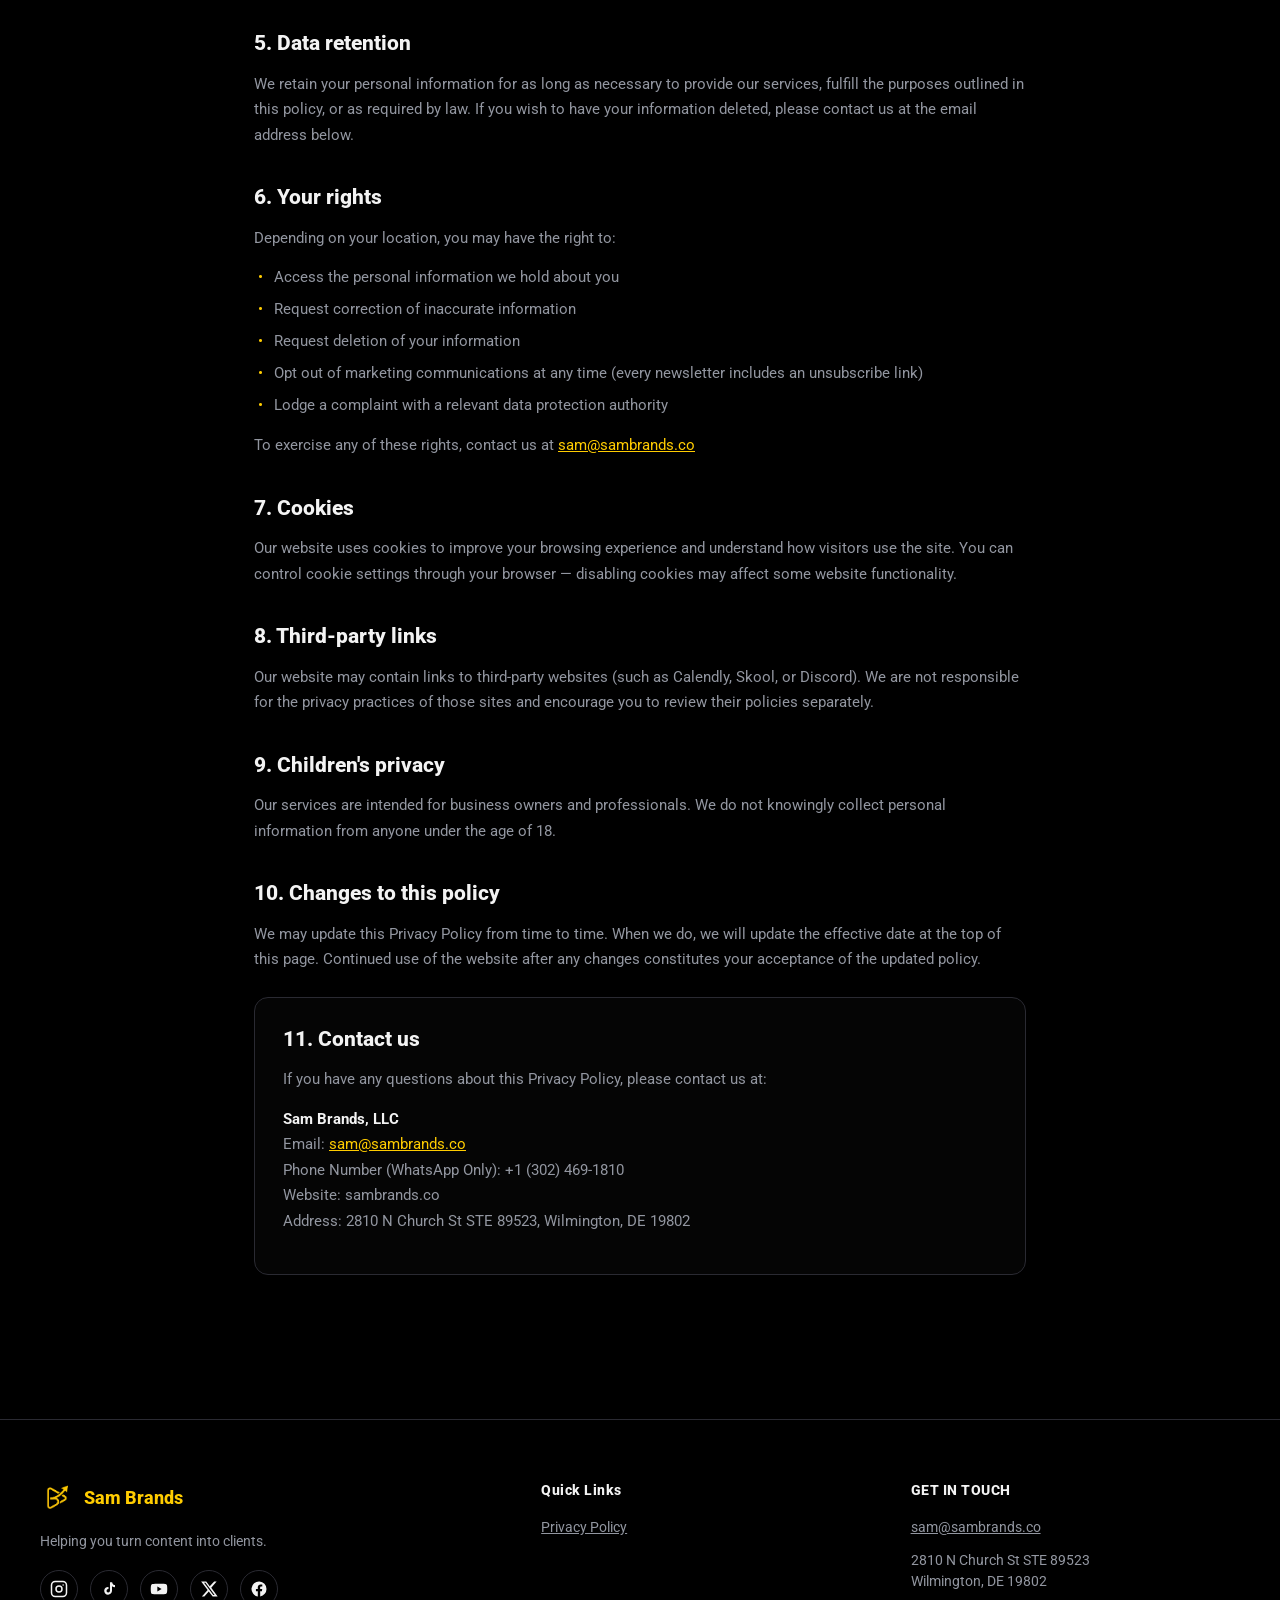
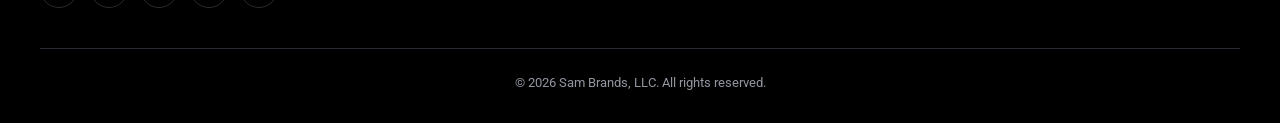
<file: privacy.html>
<!DOCTYPE html>
<html lang="en">
<head>
<meta charset="UTF-8">
<meta name="viewport" content="width=device-width, initial-scale=1.0">
<title>Privacy Policy — Sam Brands</title>
<link rel="icon" href="/images/logo.png" />
<link href="https://fonts.googleapis.com/css2?family=Roboto:wght@400;500;700;900&display=swap" rel="stylesheet">
<link rel="stylesheet" href="/css/styles.css" />
</head>
<body>

<!-- ===== Legal page header ===== -->
<header class="legal-header">
  <a href="index.html" class="legal-logo">
    <img src="/images/logo.png" alt="Sam Brands logo">
    <b>Sam Brands</b>
  </a>
  <a href="index.html" class="legal-back">&larr; Back</a>
</header>

<!-- ===== Privacy content ===== -->
<main class="legal">
  <h1>Privacy Policy</h1>
  <p class="legal-updated">Sam Brands, LLC &nbsp;|&nbsp; sambrands.co &nbsp;|&nbsp; Effective date: July 1, 2026</p>

  <h2>1. Introduction</h2>
  <p>Sam Brands, LLC ("we," "us," or "our") operates the website sambrands.co and provides content management and marketing services to our clients. This Privacy Policy explains how we collect, use, and protect your personal information when you visit our website, fill out an application form, book a call, or communicate with us.</p>
  <p>By using this website, you agree to the terms of this Privacy Policy.</p>

  <h2>2. Information we collect</h2>
  <p>We may collect the following types of information:</p>
  <p class="legal-sublabel">Information you provide directly:</p>
  <ul class="legal-list">
    <li>Name and email address (via our newsletter signup or application form)</li>
    <li>Business information (via our client application form, including business name, revenue, and social media handles)</li>
    <li>Payment information (collected and processed securely by Stripe — we do not store your card details directly)</li>
    <li>Communications you send us via email, Slack, or WhatsApp</li>
  </ul>
  <p class="legal-sublabel">Information collected automatically:</p>
  <ul class="legal-list">
    <li>Basic analytics data (pages visited, time on site, browser type, approximate location) via standard website analytics tools</li>
    <li>Cookies and similar tracking technologies (see Section 7)</li>
  </ul>

  <h2>3. How we use your information</h2>
  <p>We use the information we collect to:</p>
  <ul class="legal-list">
    <li>Process and respond to service applications and booking requests</li>
    <li>Deliver our content management services to clients</li>
    <li>Send our email newsletter (only to those who have opted in)</li>
    <li>Communicate with you about your account or project</li>
    <li>Improve our website and services</li>
    <li>Comply with legal obligations</li>
  </ul>
  <p>We do not sell your personal information to third parties.</p>

  <div class="legal-box">
    <h2>4. How we share your information</h2>
    <p>We may share your information with trusted third-party service providers who help us operate our business, including:</p>
    <ul class="legal-list">
      <li>Stripe — payment processing</li>
      <li>Calendly — appointment scheduling</li>
      <li>Beehiiv/Kit — email newsletter delivery</li>
      <li>Google Workspace — business communications</li>
      <li>Slack — client communication</li>
    </ul>
    <p>These providers are only given access to the information necessary to perform their specific functions and are required to protect your data in accordance with applicable laws.</p>
  </div>

  <h2>5. Data retention</h2>
  <p>We retain your personal information for as long as necessary to provide our services, fulfill the purposes outlined in this policy, or as required by law. If you wish to have your information deleted, please contact us at the email address below.</p>

  <h2>6. Your rights</h2>
  <p>Depending on your location, you may have the right to:</p>
  <ul class="legal-list">
    <li>Access the personal information we hold about you</li>
    <li>Request correction of inaccurate information</li>
    <li>Request deletion of your information</li>
    <li>Opt out of marketing communications at any time (every newsletter includes an unsubscribe link)</li>
    <li>Lodge a complaint with a relevant data protection authority</li>
  </ul>
  <p>To exercise any of these rights, contact us at <a href="mailto:sam@sambrands.co" class="yellow">sam@sambrands.co</a></p>

  <h2>7. Cookies</h2>
  <p>Our website uses cookies to improve your browsing experience and understand how visitors use the site. You can control cookie settings through your browser — disabling cookies may affect some website functionality.</p>

  <h2>8. Third-party links</h2>
  <p>Our website may contain links to third-party websites (such as Calendly, Skool, or Discord). We are not responsible for the privacy practices of those sites and encourage you to review their policies separately.</p>

  <h2>9. Children's privacy</h2>
  <p>Our services are intended for business owners and professionals. We do not knowingly collect personal information from anyone under the age of 18.</p>

  <h2>10. Changes to this policy</h2>
  <p>We may update this Privacy Policy from time to time. When we do, we will update the effective date at the top of this page. Continued use of the website after any changes constitutes your acceptance of the updated policy.</p>

  <div class="legal-box">
    <h2>11. Contact us</h2>
    <p>If you have any questions about this Privacy Policy, please contact us at:</p>
    <p>
      <strong style="color:#f3f3f3;">Sam Brands, LLC</strong><br>
      Email: <a href="mailto:sam@sambrands.co" class="yellow">sam@sambrands.co</a><br>
      Phone Number (WhatsApp Only): +1 (302) 469-1810<br>
      Website: sambrands.co<br>
      Address: 2810 N Church St STE 89523, Wilmington, DE 19802
    </p>
  </div>
</main>

<!-- ===== Footer  ===== -->
<div id="site-footer"></div>

<script src="/js/includes.js"></script>

</body>
</html>
</file>
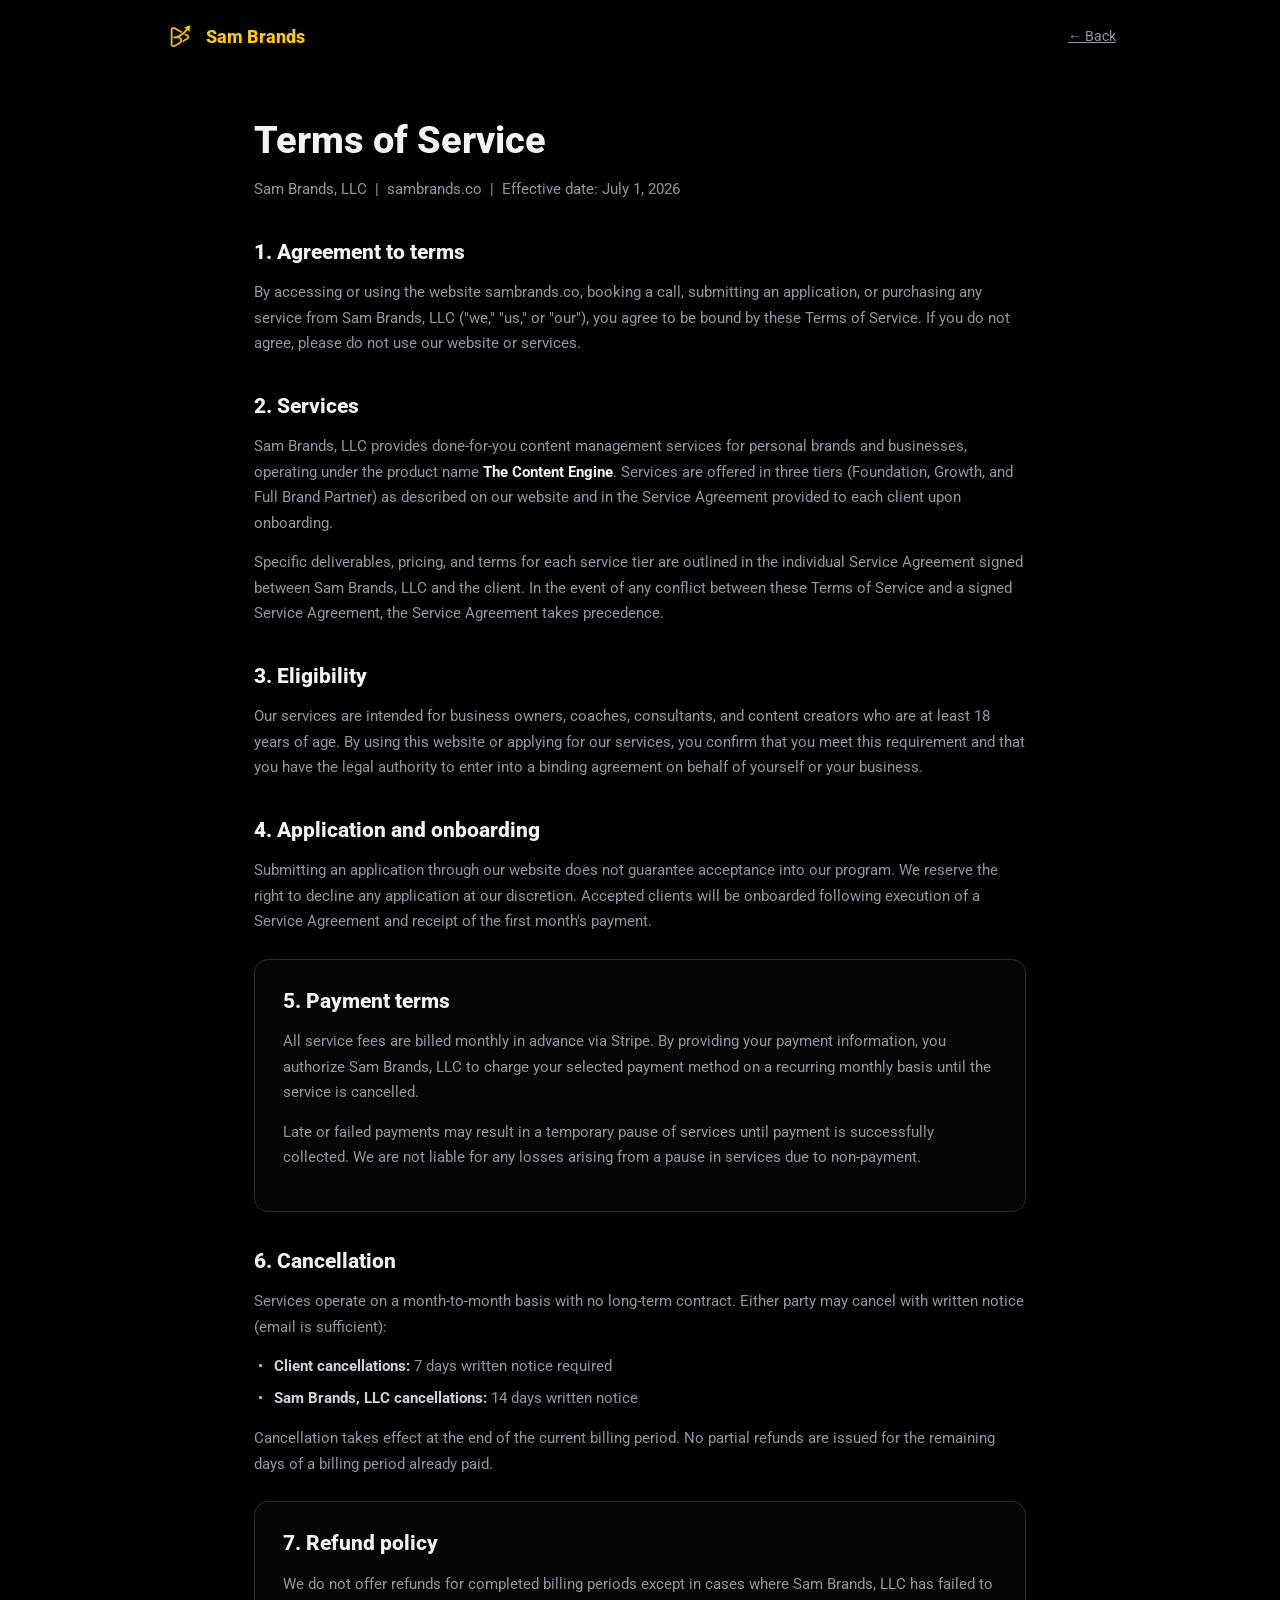
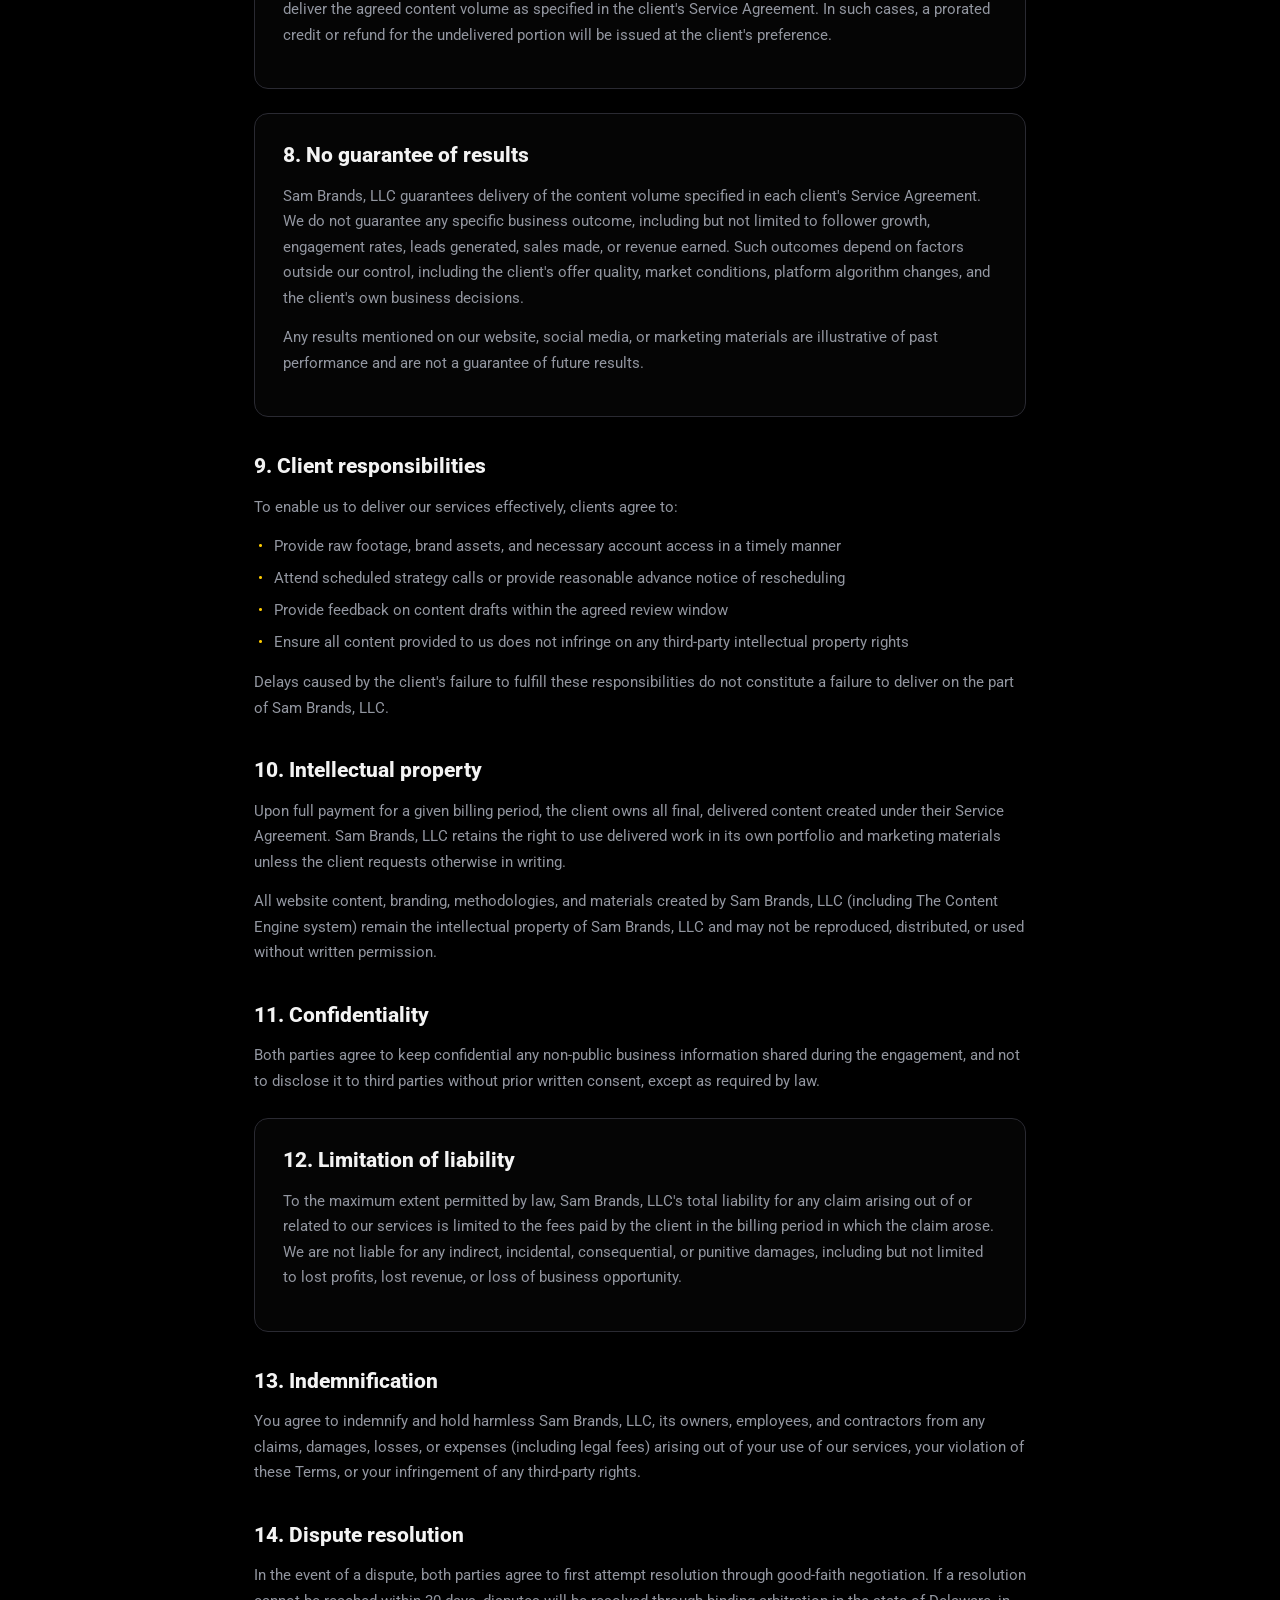
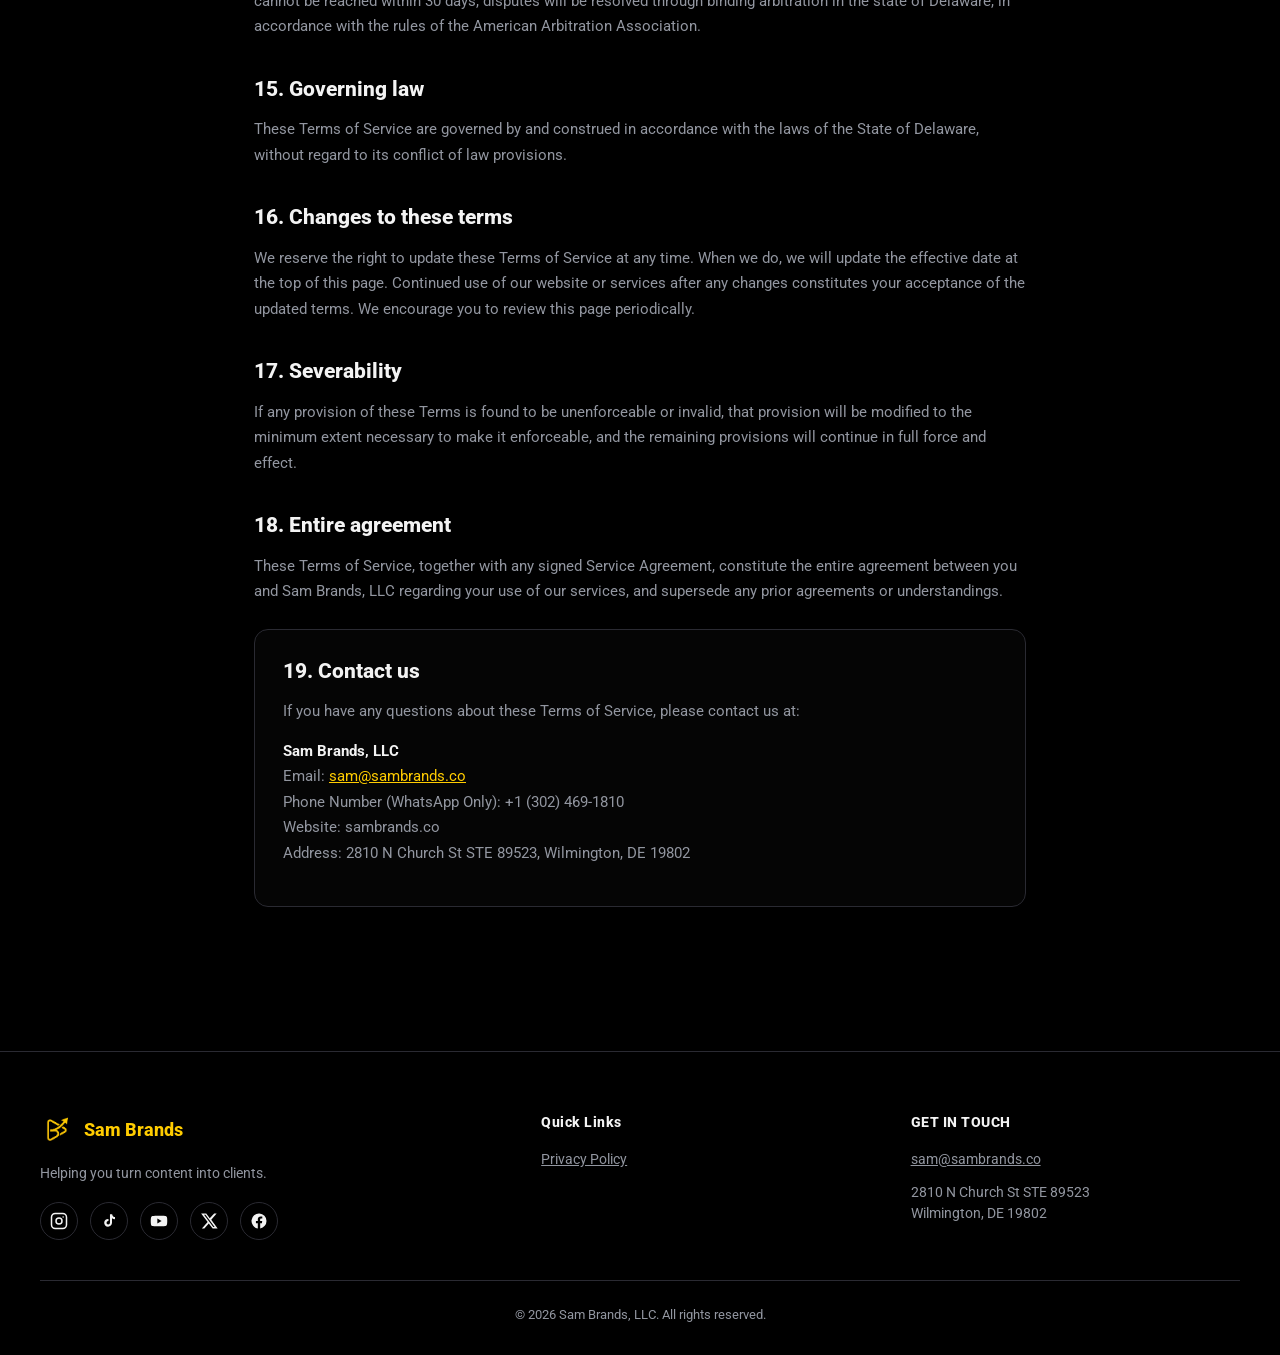
<file: terms.html>
<!DOCTYPE html>
<html lang="en">
<head>
<meta charset="UTF-8">
<meta name="viewport" content="width=device-width, initial-scale=1.0">
<title>Terms of Service — Sam Brands</title>
<link rel="icon" href="/images/logo.png" />
<link href="https://fonts.googleapis.com/css2?family=Roboto:wght@400;500;700;900&display=swap" rel="stylesheet">
<link rel="stylesheet" href="/css/styles.css" />
</head>
<body>

<header class="legal-header">
  <a href="index.html" class="legal-logo">
    <img src="/images/logo.png" alt="Sam Brands logo">
    <b>Sam Brands</b>
  </a>
  <a href="index.html" class="legal-back">&larr; Back</a>
</header>

<main class="legal">
  <h1>Terms of Service</h1>
  <p class="legal-updated">Sam Brands, LLC &nbsp;|&nbsp; sambrands.co &nbsp;|&nbsp; Effective date: July 1, 2026</p>

  <h2>1. Agreement to terms</h2>
  <p>By accessing or using the website sambrands.co, booking a call, submitting an application, or purchasing any service from Sam Brands, LLC ("we," "us," or "our"), you agree to be bound by these Terms of Service. If you do not agree, please do not use our website or services.</p>

  <h2>2. Services</h2>
  <p>Sam Brands, LLC provides done-for-you content management services for personal brands and businesses, operating under the product name <strong style="color:#f3f3f3;">The Content Engine</strong>. Services are offered in three tiers (Foundation, Growth, and Full Brand Partner) as described on our website and in the Service Agreement provided to each client upon onboarding.</p>
  <p>Specific deliverables, pricing, and terms for each service tier are outlined in the individual Service Agreement signed between Sam Brands, LLC and the client. In the event of any conflict between these Terms of Service and a signed Service Agreement, the Service Agreement takes precedence.</p>

  <h2>3. Eligibility</h2>
  <p>Our services are intended for business owners, coaches, consultants, and content creators who are at least 18 years of age. By using this website or applying for our services, you confirm that you meet this requirement and that you have the legal authority to enter into a binding agreement on behalf of yourself or your business.</p>

  <h2>4. Application and onboarding</h2>
  <p>Submitting an application through our website does not guarantee acceptance into our program. We reserve the right to decline any application at our discretion. Accepted clients will be onboarded following execution of a Service Agreement and receipt of the first month's payment.</p>

  <div class="legal-box">
    <h2>5. Payment terms</h2>
    <p>All service fees are billed monthly in advance via Stripe. By providing your payment information, you authorize Sam Brands, LLC to charge your selected payment method on a recurring monthly basis until the service is cancelled.</p>
    <p>Late or failed payments may result in a temporary pause of services until payment is successfully collected. We are not liable for any losses arising from a pause in services due to non-payment.</p>
  </div>

  <h2>6. Cancellation</h2>
  <p>Services operate on a month-to-month basis with no long-term contract. Either party may cancel with written notice (email is sufficient):</p>
  <ul class="legal-list">
    <li><strong style="color:#d0d2d8;">Client cancellations:</strong> 7 days written notice required</li>
    <li><strong style="color:#d0d2d8;">Sam Brands, LLC cancellations:</strong> 14 days written notice</li>
  </ul>
  <p>Cancellation takes effect at the end of the current billing period. No partial refunds are issued for the remaining days of a billing period already paid.</p>

  <div class="legal-box">
    <h2>7. Refund policy</h2>
    <p>We do not offer refunds for completed billing periods except in cases where Sam Brands, LLC has failed to deliver the agreed content volume as specified in the client's Service Agreement. In such cases, a prorated credit or refund for the undelivered portion will be issued at the client's preference.</p>
  </div>

  <div class="legal-box">
    <h2>8. No guarantee of results</h2>
    <p>Sam Brands, LLC guarantees delivery of the content volume specified in each client's Service Agreement. We do not guarantee any specific business outcome, including but not limited to follower growth, engagement rates, leads generated, sales made, or revenue earned. Such outcomes depend on factors outside our control, including the client's offer quality, market conditions, platform algorithm changes, and the client's own business decisions.</p>
    <p>Any results mentioned on our website, social media, or marketing materials are illustrative of past performance and are not a guarantee of future results.</p>
  </div>

  <h2>9. Client responsibilities</h2>
  <p>To enable us to deliver our services effectively, clients agree to:</p>
  <ul class="legal-list">
    <li>Provide raw footage, brand assets, and necessary account access in a timely manner</li>
    <li>Attend scheduled strategy calls or provide reasonable advance notice of rescheduling</li>
    <li>Provide feedback on content drafts within the agreed review window</li>
    <li>Ensure all content provided to us does not infringe on any third-party intellectual property rights</li>
  </ul>
  <p>Delays caused by the client's failure to fulfill these responsibilities do not constitute a failure to deliver on the part of Sam Brands, LLC.</p>

  <h2>10. Intellectual property</h2>
  <p>Upon full payment for a given billing period, the client owns all final, delivered content created under their Service Agreement. Sam Brands, LLC retains the right to use delivered work in its own portfolio and marketing materials unless the client requests otherwise in writing.</p>
  <p>All website content, branding, methodologies, and materials created by Sam Brands, LLC (including The Content Engine system) remain the intellectual property of Sam Brands, LLC and may not be reproduced, distributed, or used without written permission.</p>

  <h2>11. Confidentiality</h2>
  <p>Both parties agree to keep confidential any non-public business information shared during the engagement, and not to disclose it to third parties without prior written consent, except as required by law.</p>

  <div class="legal-box">
    <h2>12. Limitation of liability</h2>
    <p>To the maximum extent permitted by law, Sam Brands, LLC's total liability for any claim arising out of or related to our services is limited to the fees paid by the client in the billing period in which the claim arose. We are not liable for any indirect, incidental, consequential, or punitive damages, including but not limited to lost profits, lost revenue, or loss of business opportunity.</p>
  </div>

  <h2>13. Indemnification</h2>
  <p>You agree to indemnify and hold harmless Sam Brands, LLC, its owners, employees, and contractors from any claims, damages, losses, or expenses (including legal fees) arising out of your use of our services, your violation of these Terms, or your infringement of any third-party rights.</p>

  <h2>14. Dispute resolution</h2>
  <p>In the event of a dispute, both parties agree to first attempt resolution through good-faith negotiation. If a resolution cannot be reached within 30 days, disputes will be resolved through binding arbitration in the state of Delaware, in accordance with the rules of the American Arbitration Association.</p>

  <h2>15. Governing law</h2>
  <p>These Terms of Service are governed by and construed in accordance with the laws of the State of Delaware, without regard to its conflict of law provisions.</p>

  <h2>16. Changes to these terms</h2>
  <p>We reserve the right to update these Terms of Service at any time. When we do, we will update the effective date at the top of this page. Continued use of our website or services after any changes constitutes your acceptance of the updated terms. We encourage you to review this page periodically.</p>

  <h2>17. Severability</h2>
  <p>If any provision of these Terms is found to be unenforceable or invalid, that provision will be modified to the minimum extent necessary to make it enforceable, and the remaining provisions will continue in full force and effect.</p>

  <h2>18. Entire agreement</h2>
  <p>These Terms of Service, together with any signed Service Agreement, constitute the entire agreement between you and Sam Brands, LLC regarding your use of our services, and supersede any prior agreements or understandings.</p>

  <div class="legal-box">
    <h2>19. Contact us</h2>
    <p>If you have any questions about these Terms of Service, please contact us at:</p>
    <p>
      <strong style="color:#f3f3f3;">Sam Brands, LLC</strong><br>
      Email: <a href="mailto:sam@sambrands.co" class="yellow">sam@sambrands.co</a><br>
      Phone Number (WhatsApp Only): +1 (302) 469-1810<br>
      Website: sambrands.co<br>
      Address: 2810 N Church St STE 89523, Wilmington, DE 19802
    </p>
  </div>
</main>

<div id="site-footer"></div>

<script src="/js/includes.js"></script>

</body>
</html>
</file>
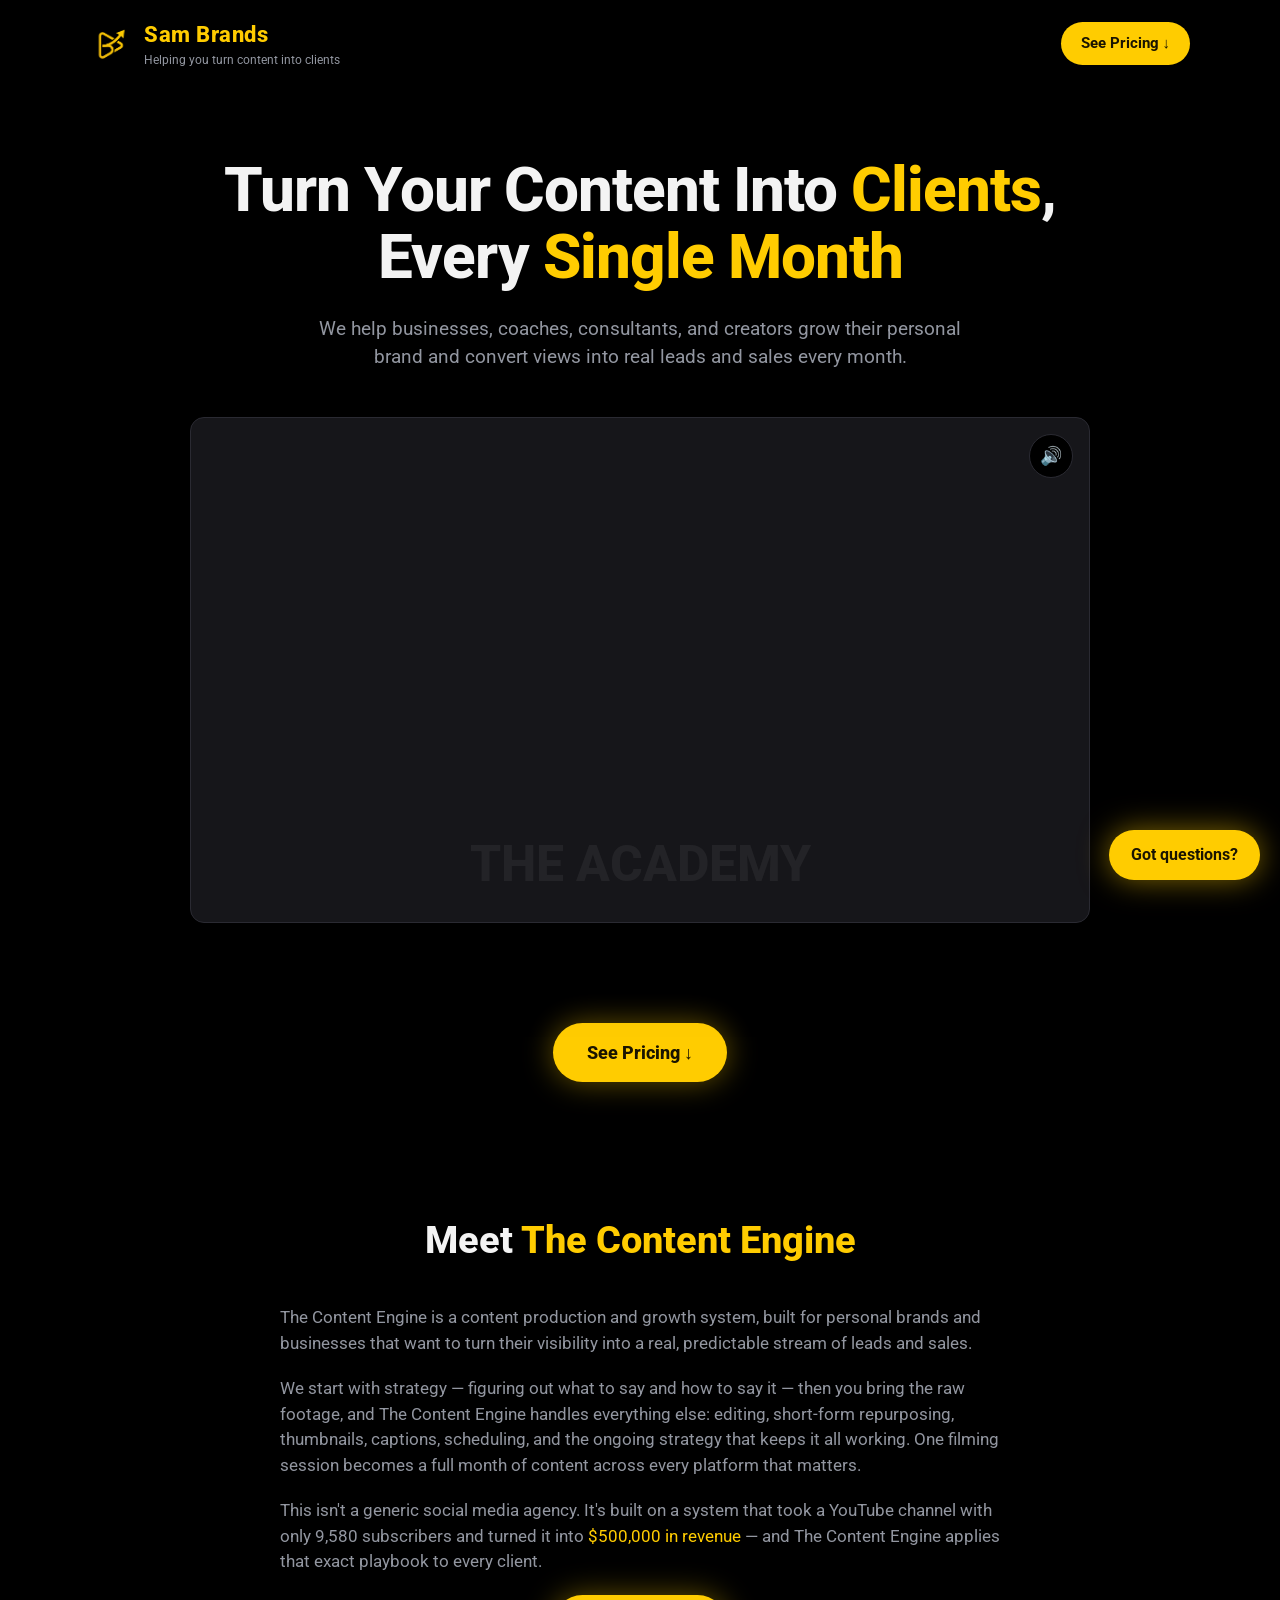
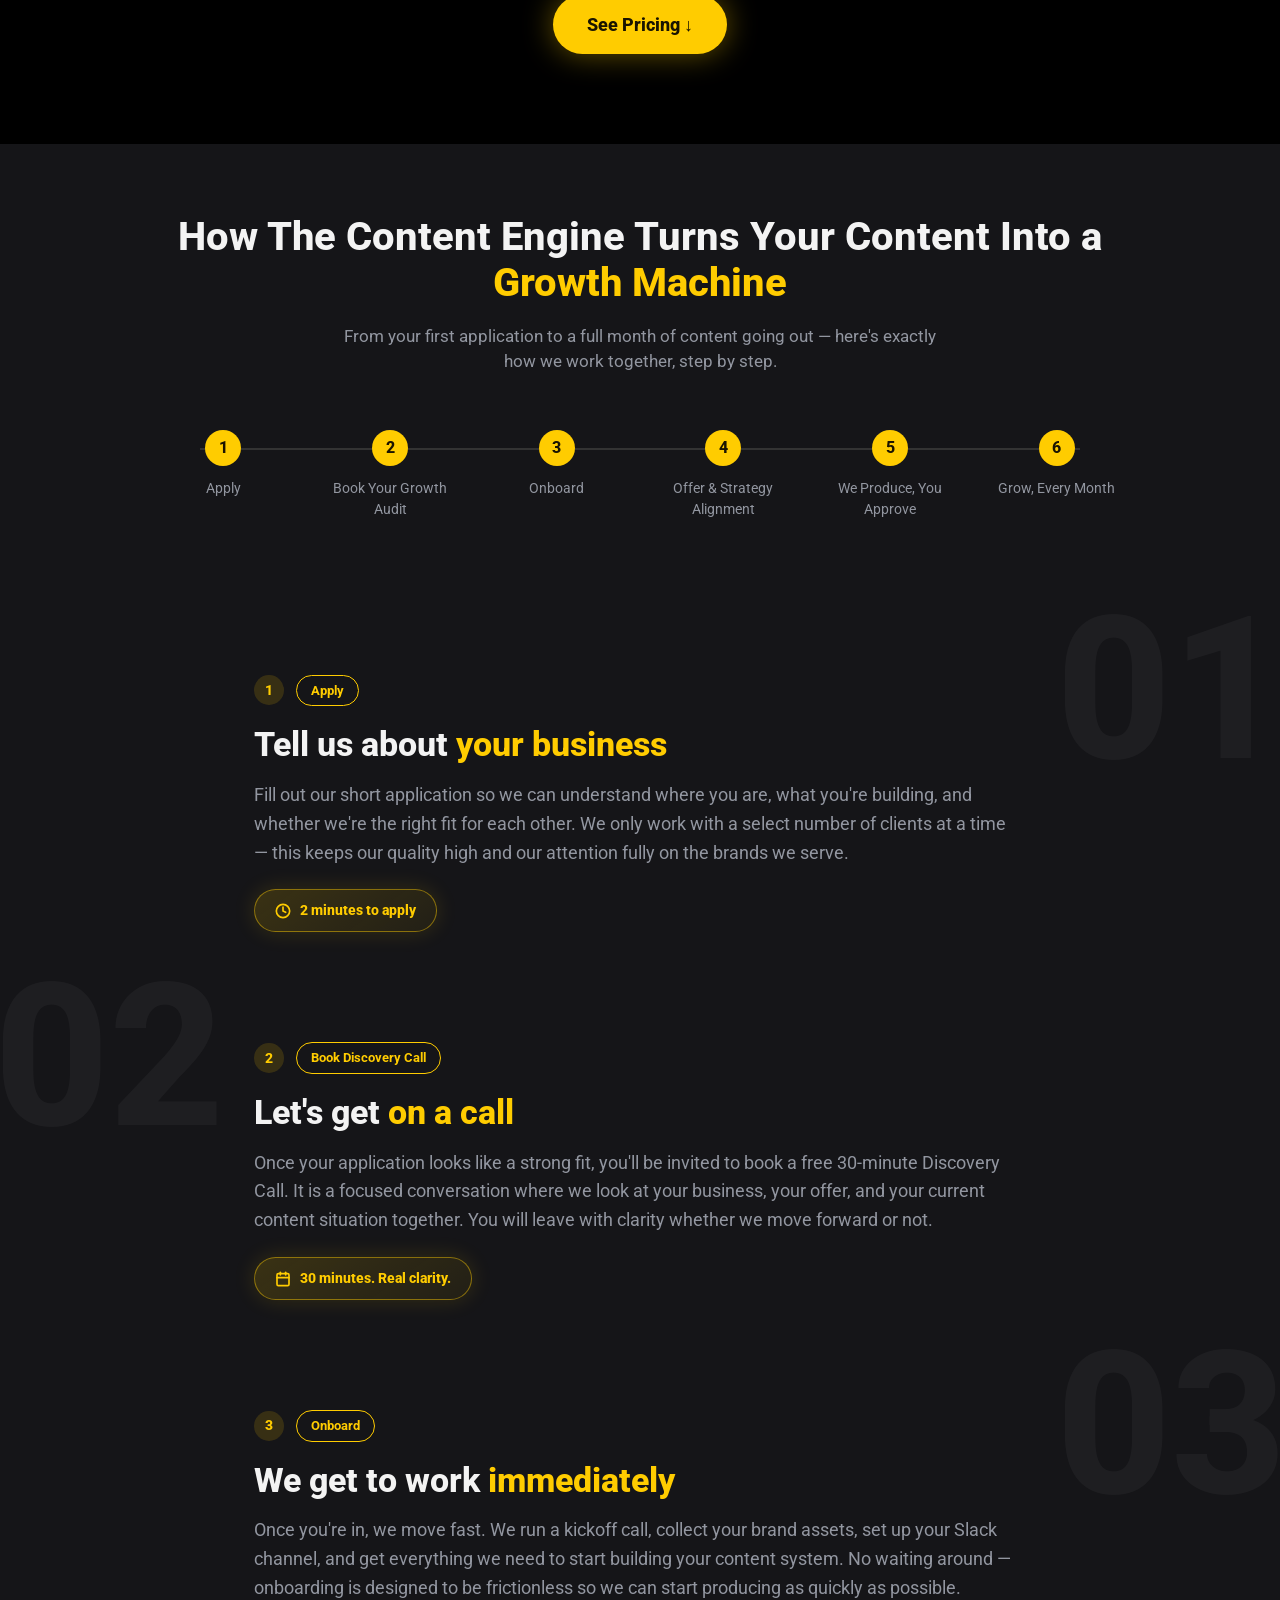
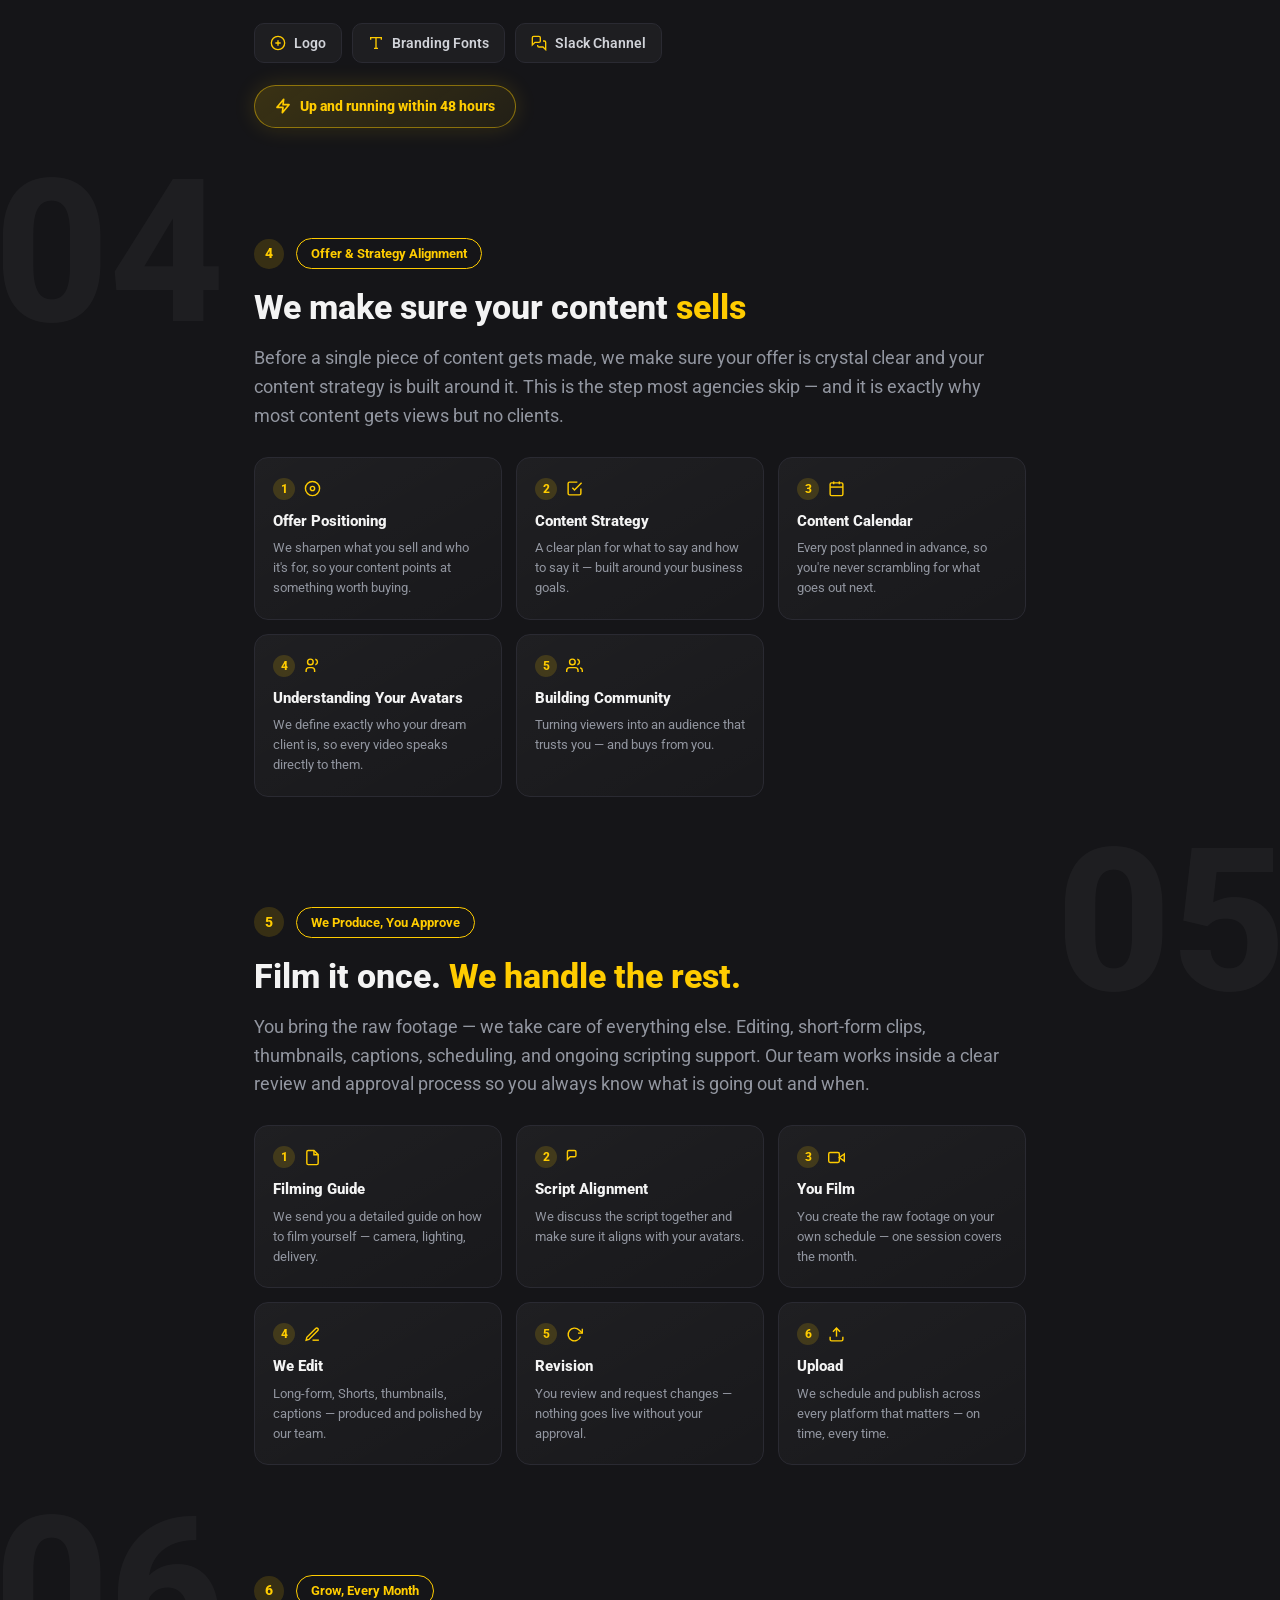
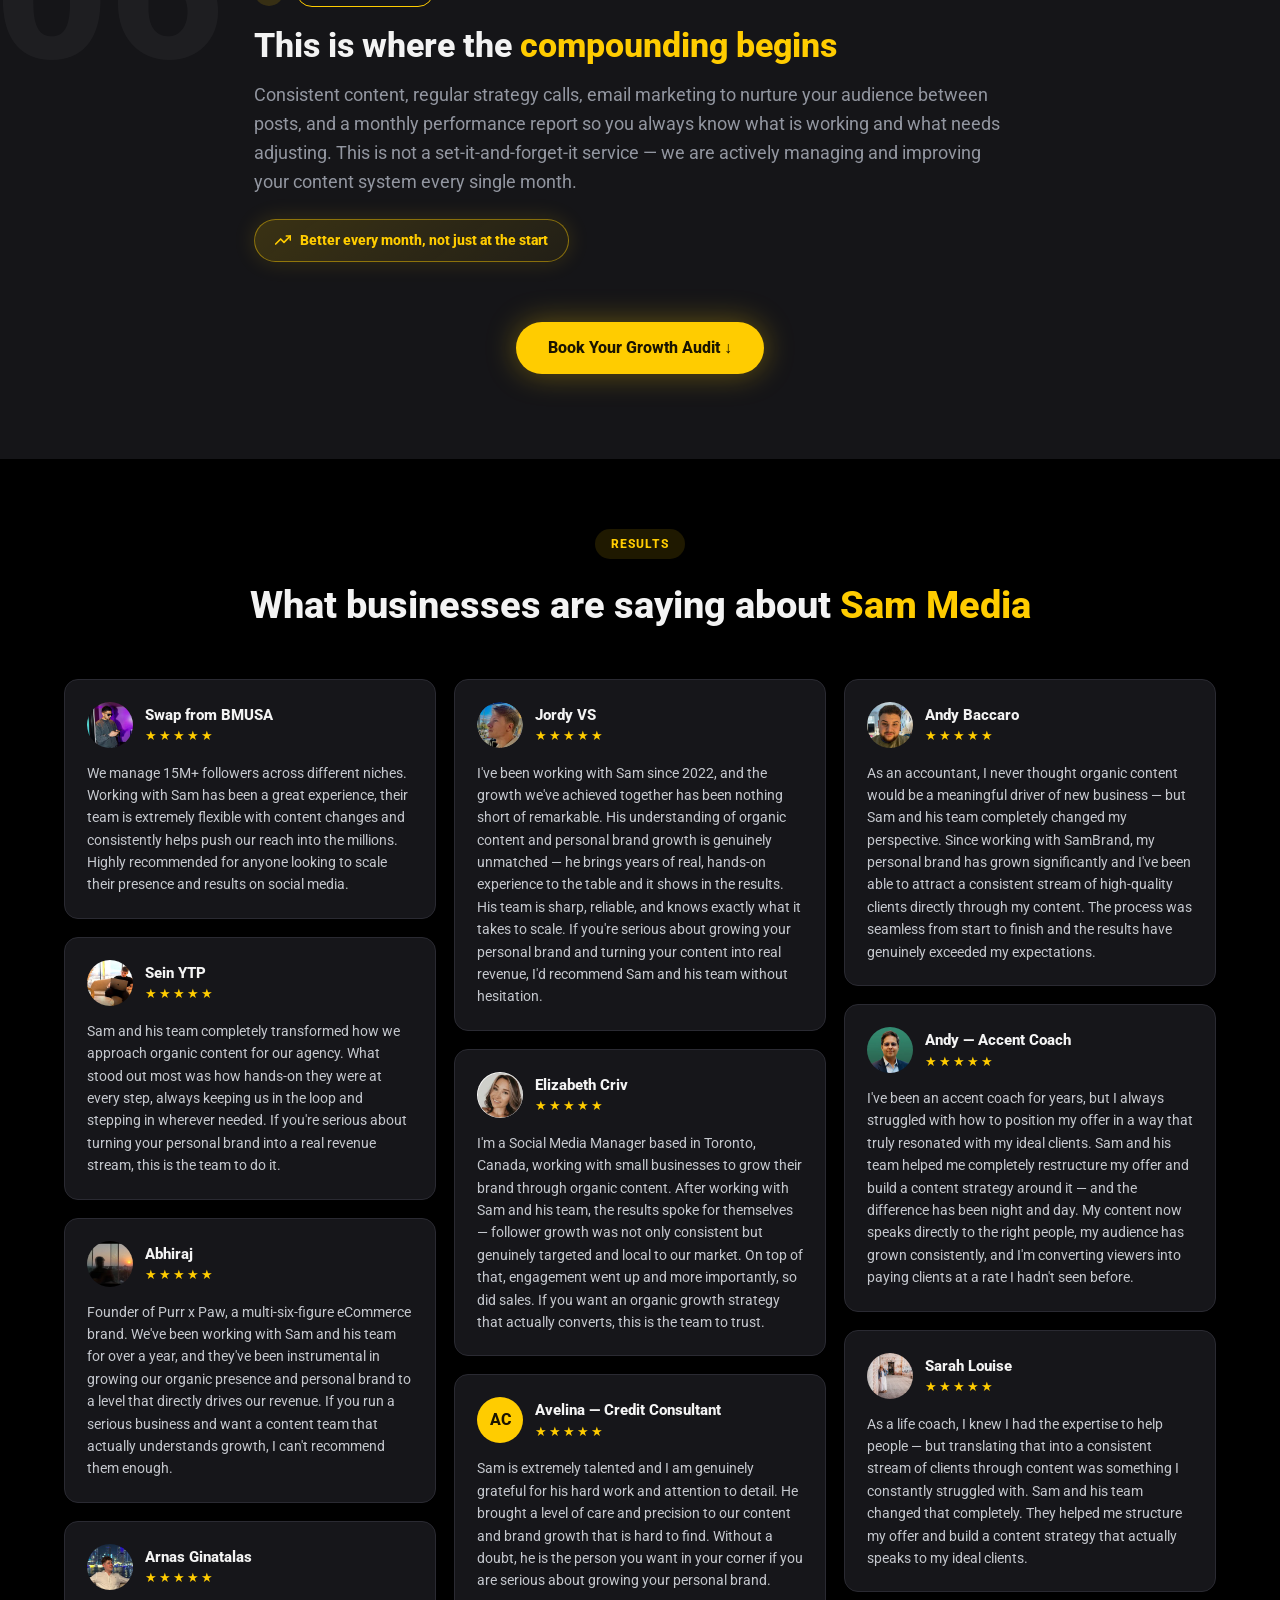
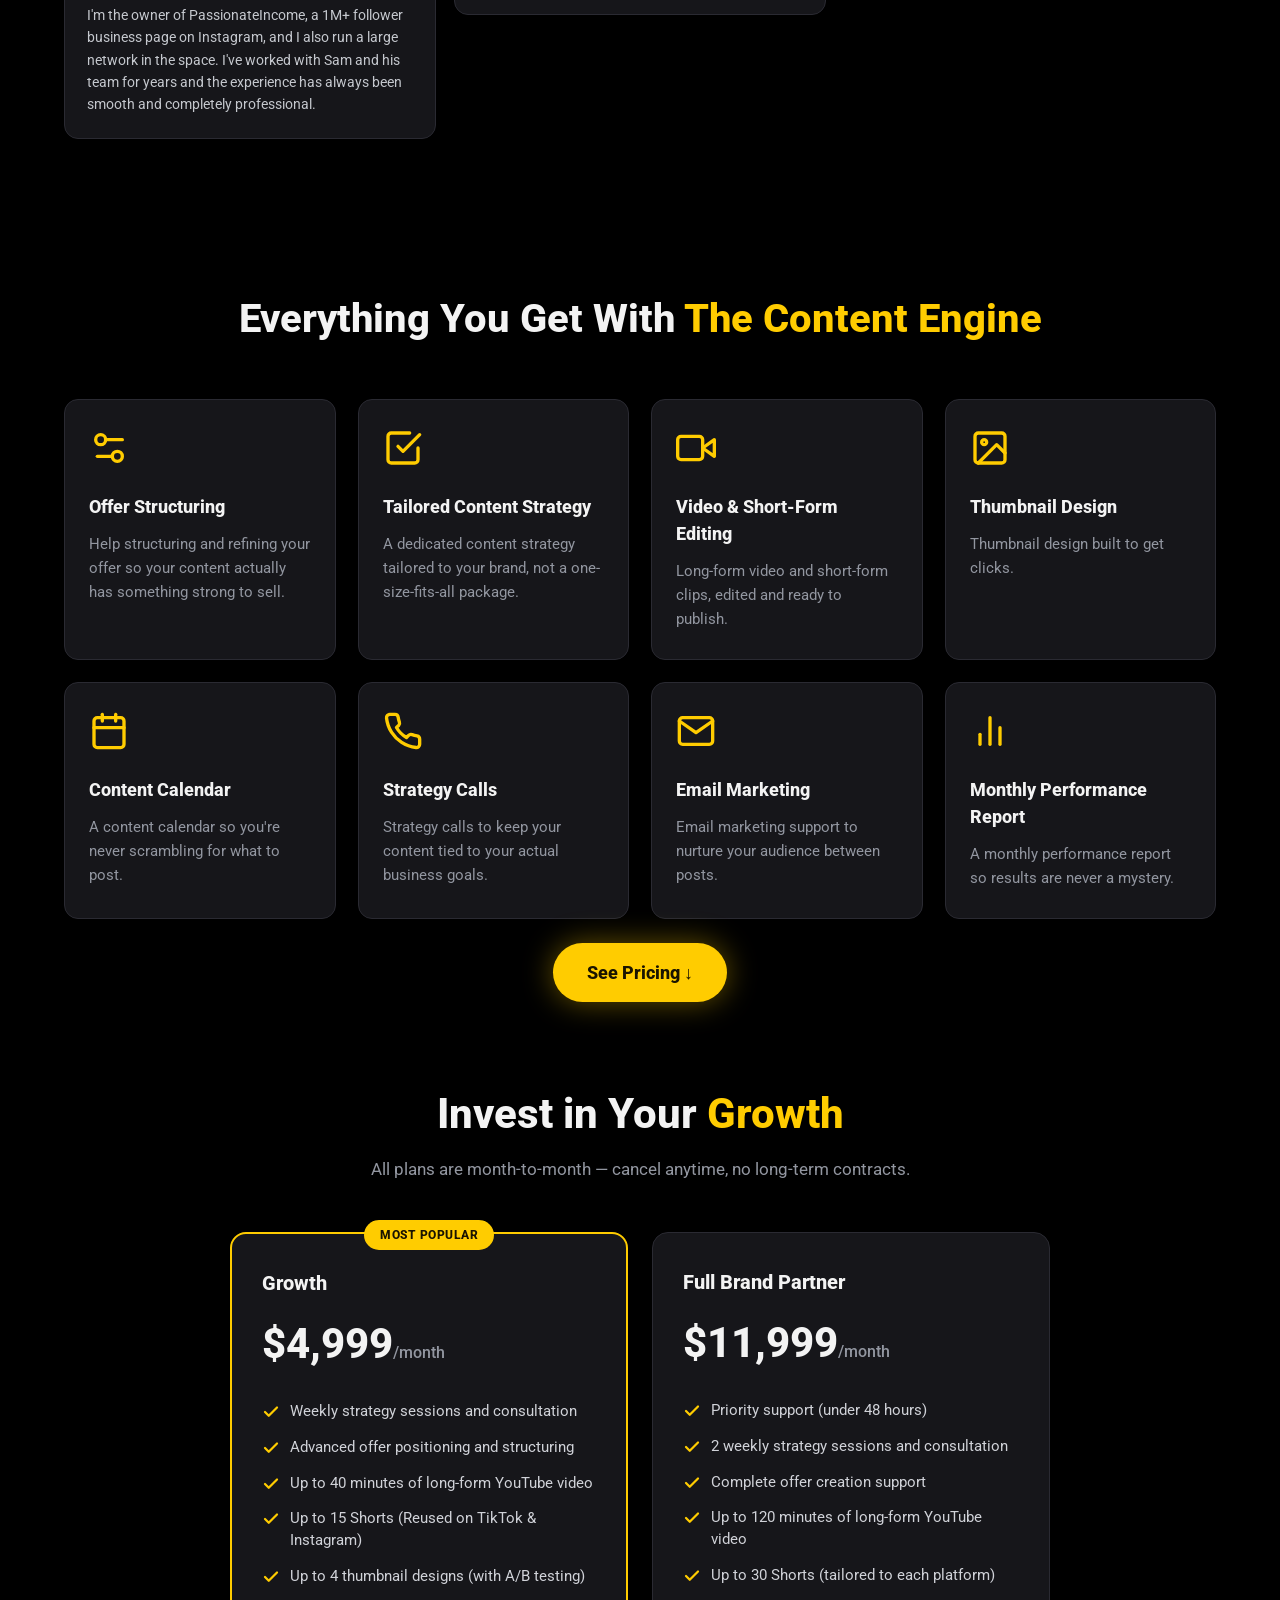
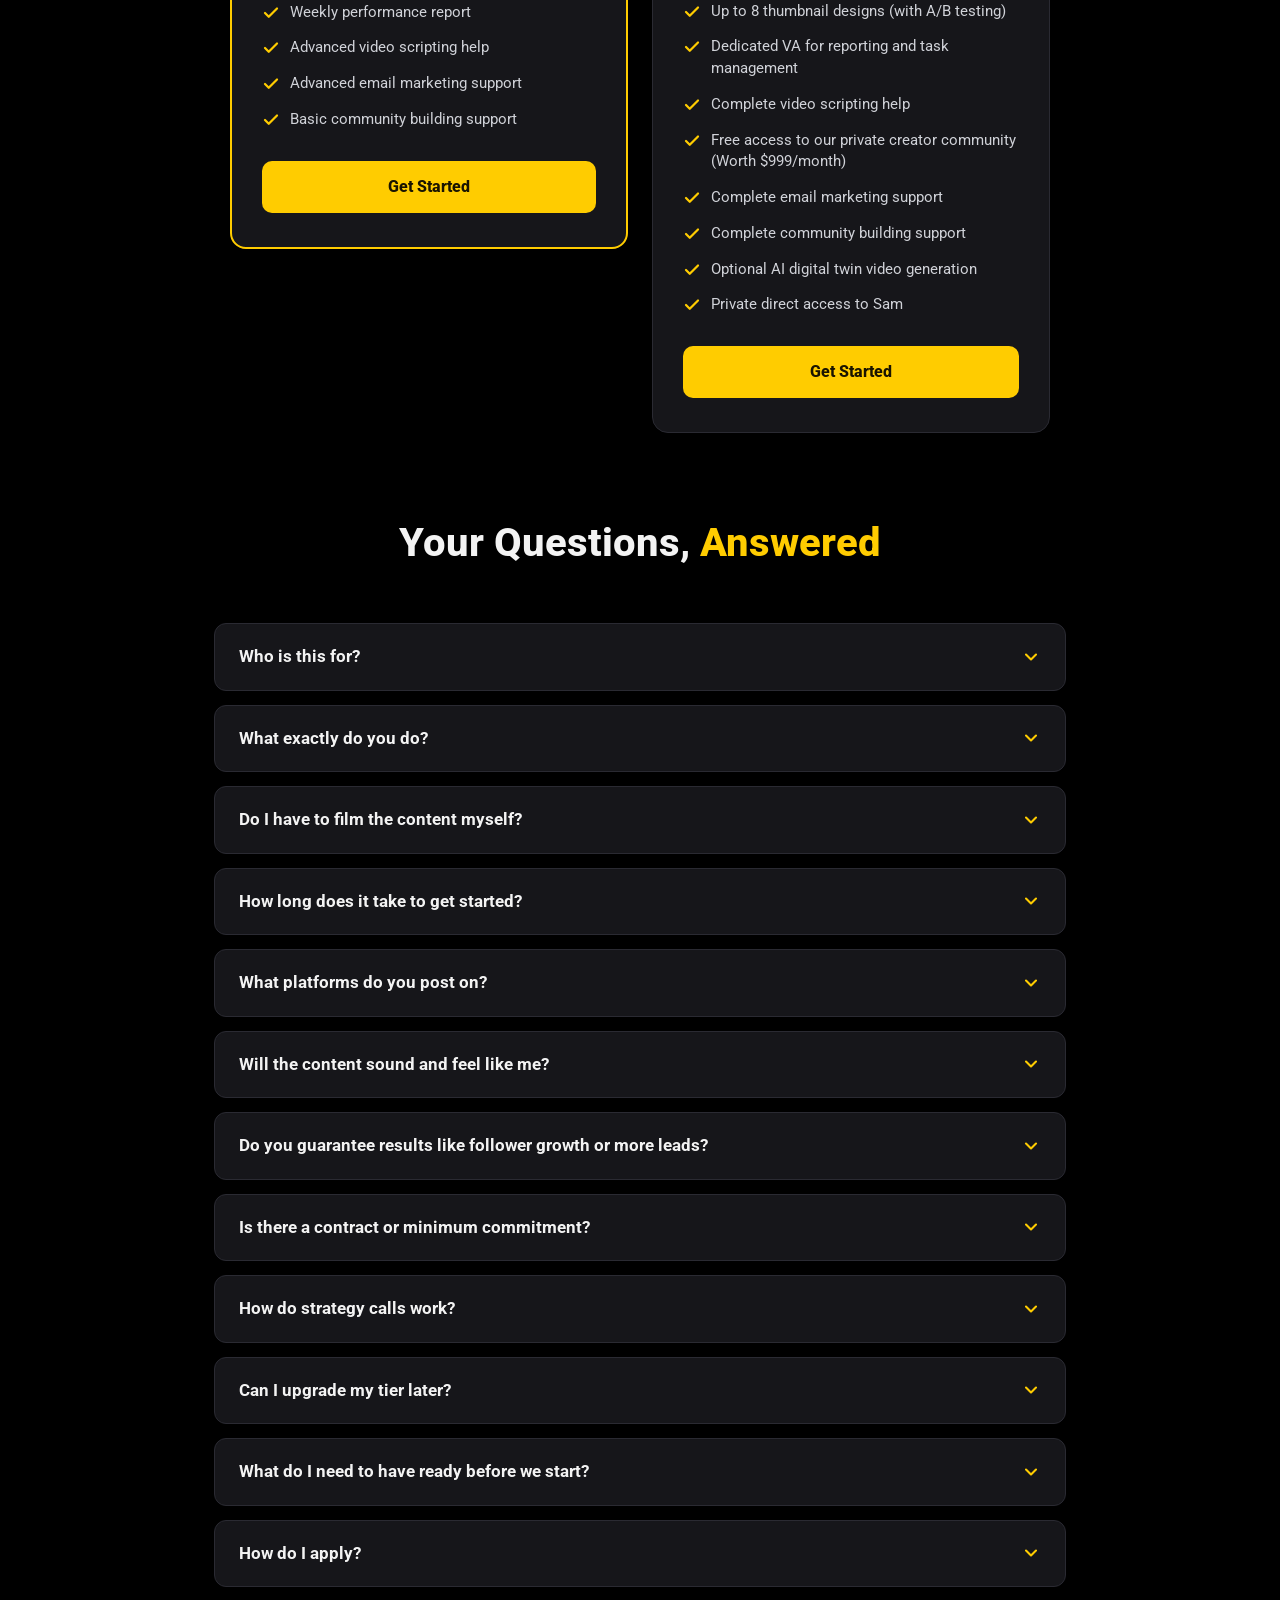
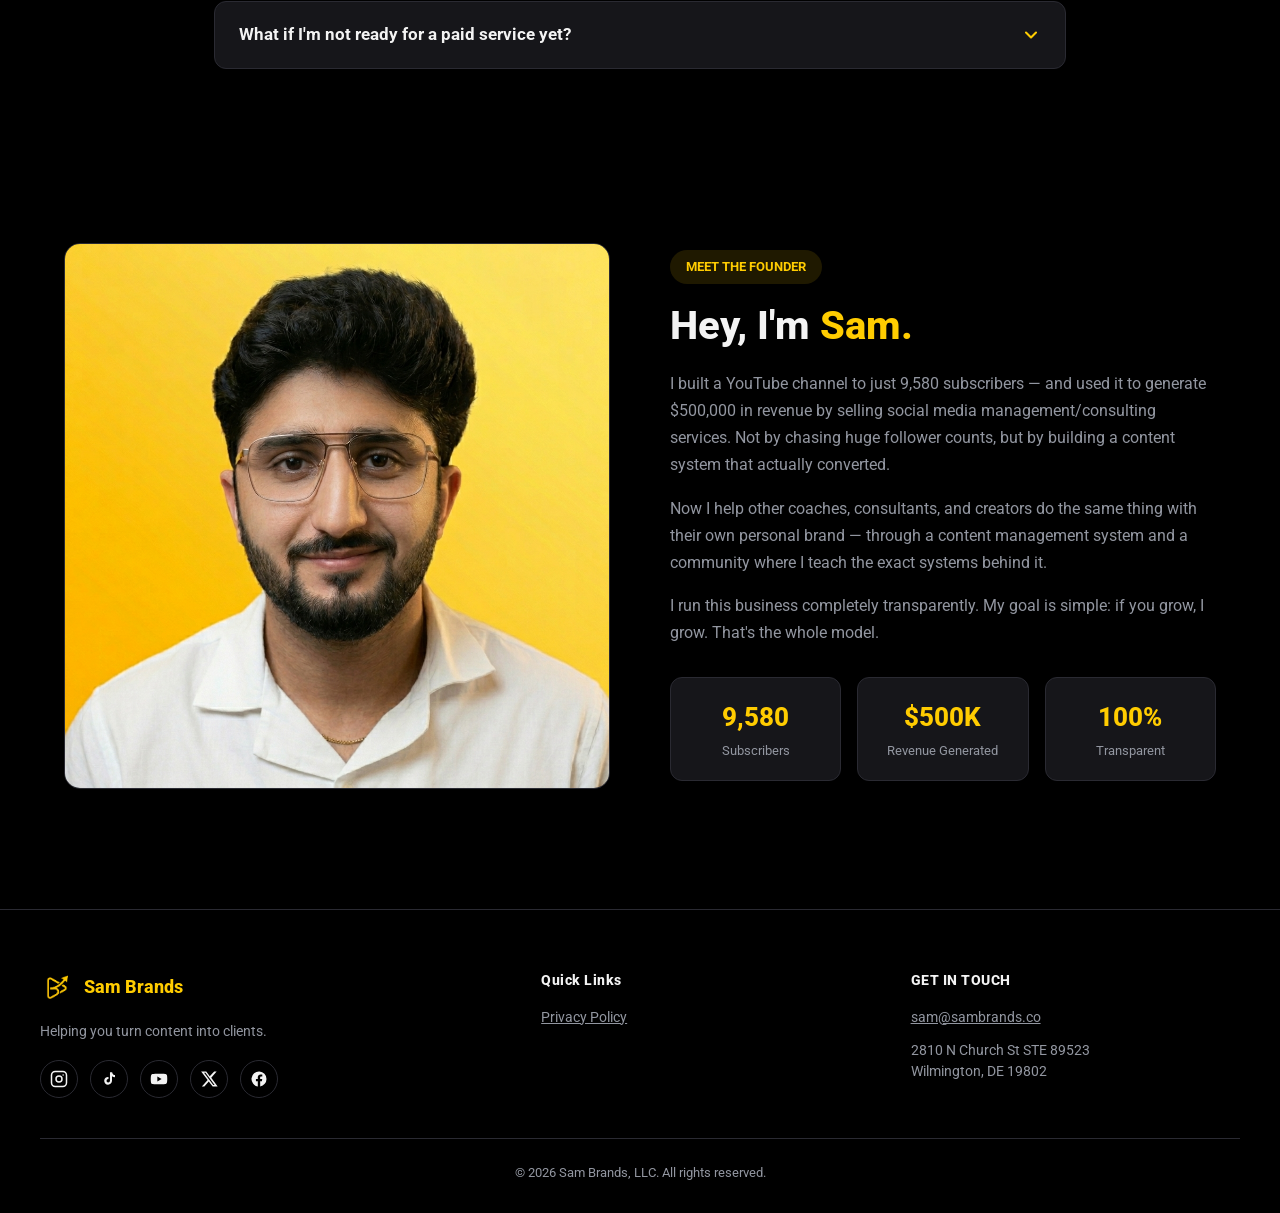
<file: thecontentengine.html>
<!DOCTYPE html>
<html lang="en">
<head>
  <meta charset="UTF-8" />
  <meta name="viewport" content="width=device-width, initial-scale=1.0" />
  <title>Sam Brands</title>

 
   <!-- Logo in the browser tab -->
  <link rel="icon" href="images/fav.png" />

  <!-- Google font -->
  <link href="https://fonts.googleapis.com/css2?family=Roboto:wght@400;500;700;900&display=swap" rel="stylesheet">

  <!-- Our styles -->
  <link rel="stylesheet" href="css/styles.css" />
</head>
<body>

  <!-- ===================== HEADER ===================== -->
  <div id="site-header"></div>

  <!-- ===================== HERO ===================== -->
  <section class="hero">
    <h1 class="hero-title">
      Turn Your Content Into <span class="yellow">Clients</span>, Every <span class="yellow">Single Month</span>
    </h1>

    <p class="hero-text">
      We help businesses, coaches, consultants, and creators grow their personal brand
      and convert views into real leads and sales every month.
    </p>

    <!-- Video placeholder -->
    <div class="video">
      <span class="video-label">THE ACADEMY</span>
      <button id="soundButton" class="sound-button" aria-label="Toggle sound">&#128266;</button>
    </div>
  </section>

  <!-- ============== TESTIMONIAL + STATS + BUTTON ============== -->
  <section class="proof">

    <!-- Testimonial card -->
    <!--<div class="quote-card">
      <span class="quote-mark">&ldquo;</span>
      <p class="quote-text">
        "I am millions of dollars better off, I made my entire investment back in one month"
      </p>
      <div class="quote-person">
        <div class="avatar">JS</div>
        <div>
          <p class="person-name">James Smith</p>
          <p class="stars">&#9733;&#9733;&#9733;&#9733;&#9733;</p>
        </div>
      </div>
    </div>

    <div class="stats">
      <div class="stat">
       <p class="stat-number" data-target="5" data-suffix="+">0</p>
       <p class="stat-label">Years Refined</p>
      </div>
      <div class="stat">
       <p class="stat-number" data-target="1" data-suffix="B+">0</p>
       <p class="stat-label">Views Generated</p>
      </div>
      <div class="stat">
       <p class="stat-number" data-target="100" data-suffix="s">0</p>
       <p class="stat-label">Businesses Helped</p>
      </div>
    </div> -->

    <!-- Main button -->
    <a href="#pricing" class="cta-button">See Pricing &#8595;</a>
  </section>

  <!-- ===================== PROBLEM SECTION ===================== -->
 <section class="problem">
    <h2 class="problem-title">
      Meet <span class="yellow">The Content Engine</span>
    </h2>

    <div class="problem-text">
      <p>The Content Engine is a content production and growth system, built for personal brands and businesses that want to turn their visibility into a real, predictable stream of leads and sales.</p>
      <p>We start with strategy — figuring out what to say and how to say it — then you bring the raw footage, and The Content Engine handles everything else: editing, short-form repurposing, thumbnails, captions, scheduling, and the ongoing strategy that keeps it all working. One filming session becomes a full month of content across every platform that matters.</p>
      <p>This isn't a generic social media agency. It's built on a system that took a YouTube channel with only 9,580 subscribers and turned it into <span class="yellow">$500,000 in revenue</span> — and The Content Engine applies that exact playbook to every client.</p>
    </div>

    <!-- Main button -->
    <div style="text-align: center;">
     <a href="#pricing" class="cta-button">See Pricing &#8595;</a>
    </div>
  </section>

  <!-- ===================== HOW IT WORKS / STEPS ===================== -->
<section class="process">
  <div class="process-inner">
    <h2 class="process-title">
    How The Content Engine Turns Your Content Into a <span class="yellow">Growth Machine</span>
  </h2>

  <p class="process-text">
    From your first application to a full month of content going out — here's
    exactly how we work together, step by step.
  </p>

  <div class="steps">
    <div class="step">
      <div class="step-dot">1</div>
      <div class="step-label">Apply</div>
    </div>
    <div class="step">
      <div class="step-dot">2</div>
      <div class="step-label">Book Your Growth Audit</div>
    </div>
    <div class="step">
      <div class="step-dot">3</div>
      <div class="step-label">Onboard</div>
    </div>
    <div class="step">
      <div class="step-dot">4</div>
      <div class="step-label">Offer &amp; Strategy Alignment</div>
    </div>
    <div class="step">
      <div class="step-dot">5</div>
      <div class="step-label">We Produce, You Approve</div>
    </div>
    <div class="step">
      <div class="step-dot">6</div>
      <div class="step-label">Grow, Every Month</div>
    </div>
  </div>
  </div>
</section>

<!-- ===================== STEP DETAILS ===================== -->
<section class="journey">

  <!-- Step 1 -->
  <div class="journey-item ghost-right">
    <span class="ghost-num">01</span>
    <div class="journey-content">
      <div class="item-top"><span class="item-badge">1</span><span class="item-tag">Apply</span></div>
      <h3 class="item-title">Tell us about <span class="yellow">your business</span></h3>
      <p class="item-desc">Fill out our short application so we can understand where you are, what you're building, and whether we're the right fit for each other. We only work with a select number of clients at a time — this keeps our quality high and our attention fully on the brands we serve.</p>
      <span class="info-chip"><svg viewBox="0 0 24 24" fill="none" stroke="currentColor" stroke-width="2.5" stroke-linecap="round" stroke-linejoin="round"><circle cx="12" cy="12" r="10"/><polyline points="12 6 12 12 16 14"/></svg>2 minutes to apply</span>
    </div>
  </div>

  <!-- Step 2 -->
  <div class="journey-item">
    <span class="ghost-num">02</span>
    <div class="journey-content">
      <div class="item-top"><span class="item-badge">2</span><span class="item-tag">Book Discovery Call</span></div>
      <h3 class="item-title">Let's get <span class="yellow">on a call</span></h3>
      <p class="item-desc">Once your application looks like a strong fit, you'll be invited to book a free 30-minute Discovery Call. It is a focused conversation where we look at your business, your offer, and your current content situation together. You will leave with clarity whether we move forward or not.</p>
      <span class="info-chip"><svg viewBox="0 0 24 24" fill="none" stroke="currentColor" stroke-width="2.5" stroke-linecap="round" stroke-linejoin="round"><rect x="3" y="4" width="18" height="18" rx="2"/><line x1="16" y1="2" x2="16" y2="6"/><line x1="8" y1="2" x2="8" y2="6"/><line x1="3" y1="10" x2="21" y2="10"/></svg>30 minutes. Real clarity.</span>
    </div>
  </div>

  <!-- Step 3 -->
  <div class="journey-item ghost-right">
    <span class="ghost-num">03</span>
    <div class="journey-content">
      <div class="item-top"><span class="item-badge">3</span><span class="item-tag">Onboard</span></div>
      <h3 class="item-title">We get to work <span class="yellow">immediately</span></h3>
      <p class="item-desc">Once you're in, we move fast. We run a kickoff call, collect your brand assets, set up your Slack channel, and get everything we need to start building your content system. No waiting around — onboarding is designed to be frictionless so we can start producing as quickly as possible.</p>
      <div class="asset-row">
        <span class="asset"><svg viewBox="0 0 24 24" fill="none" stroke="currentColor" stroke-width="2"><circle cx="12" cy="12" r="10"/><path d="M12 8v8M8 12h8"/></svg>Logo</span>
        <span class="asset"><svg viewBox="0 0 24 24" fill="none" stroke="currentColor" stroke-width="2"><path d="M4 7V4h16v3M9 20h6M12 4v16"/></svg>Branding Fonts</span>
        <span class="asset"><svg viewBox="0 0 24 24" fill="none" stroke="currentColor" stroke-width="2"><path d="M14 9a2 2 0 0 1-2 2H6l-4 4V4a2 2 0 0 1 2-2h8a2 2 0 0 1 2 2z"/><path d="M18 9h2a2 2 0 0 1 2 2v11l-4-4h-6a2 2 0 0 1-2-2v-1"/></svg>Slack Channel</span>
      </div>
      <span class="info-chip"><svg viewBox="0 0 24 24" fill="none" stroke="currentColor" stroke-width="2.5" stroke-linecap="round" stroke-linejoin="round"><path d="M13 2L3 14h9l-1 8 10-12h-9l1-8z"/></svg>Up and running within 48 hours</span>
    </div>
  </div>

  <!-- Step 4 -->
  <div class="journey-item">
    <span class="ghost-num">04</span>
    <div class="journey-content">
      <div class="item-top"><span class="item-badge">4</span><span class="item-tag">Offer &amp; Strategy Alignment</span></div>
      <h3 class="item-title">We make sure your content <span class="yellow">sells</span></h3>
      <p class="item-desc">Before a single piece of content gets made, we make sure your offer is crystal clear and your content strategy is built around it. This is the step most agencies skip — and it is exactly why most content gets views but no clients.</p>
      <div class="mini-grid">
        <div class="mini-card">
          <div class="mc-top"><span class="mc-num">1</span><span class="mc-ico"><svg viewBox="0 0 24 24" fill="none" stroke="currentColor" stroke-width="2"><circle cx="12" cy="12" r="10"/><circle cx="12" cy="12" r="3"/></svg></span></div>
          <div class="mc-title">Offer Positioning</div>
          <div class="mc-desc">We sharpen what you sell and who it's for, so your content points at something worth buying.</div>
        </div>
        <div class="mini-card">
          <div class="mc-top"><span class="mc-num">2</span><span class="mc-ico"><svg viewBox="0 0 24 24" fill="none" stroke="currentColor" stroke-width="2"><path d="M9 11l3 3L22 4"/><path d="M21 12v7a2 2 0 0 1-2 2H5a2 2 0 0 1-2-2V5a2 2 0 0 1 2-2h11"/></svg></span></div>
          <div class="mc-title">Content Strategy</div>
          <div class="mc-desc">A clear plan for what to say and how to say it — built around your business goals.</div>
        </div>
        <div class="mini-card">
          <div class="mc-top"><span class="mc-num">3</span><span class="mc-ico"><svg viewBox="0 0 24 24" fill="none" stroke="currentColor" stroke-width="2"><rect x="3" y="4" width="18" height="18" rx="2"/><line x1="16" y1="2" x2="16" y2="6"/><line x1="8" y1="2" x2="8" y2="6"/><line x1="3" y1="10" x2="21" y2="10"/></svg></span></div>
          <div class="mc-title">Content Calendar</div>
          <div class="mc-desc">Every post planned in advance, so you're never scrambling for what goes out next.</div>
        </div>
        <div class="mini-card">
          <div class="mc-top"><span class="mc-num">4</span><span class="mc-ico"><svg viewBox="0 0 24 24" fill="none" stroke="currentColor" stroke-width="2"><circle cx="9" cy="7" r="4"/><path d="M3 21v-2a4 4 0 0 1 4-4h4a4 4 0 0 1 4 4v2"/><path d="M16 3.13a4 4 0 0 1 0 7.75"/></svg></span></div>
          <div class="mc-title">Understanding Your Avatars</div>
          <div class="mc-desc">We define exactly who your dream client is, so every video speaks directly to them.</div>
        </div>
        <div class="mini-card">
          <div class="mc-top"><span class="mc-num">5</span><span class="mc-ico"><svg viewBox="0 0 24 24" fill="none" stroke="currentColor" stroke-width="2"><path d="M17 21v-2a4 4 0 0 0-4-4H5a4 4 0 0 0-4 4v2"/><circle cx="9" cy="7" r="4"/><path d="M23 21v-2a4 4 0 0 0-3-3.87"/><path d="M16 3.13a4 4 0 0 1 0 7.75"/></svg></span></div>
          <div class="mc-title">Building Community</div>
          <div class="mc-desc">Turning viewers into an audience that trusts you — and buys from you.</div>
        </div>
      </div>
    </div>
  </div>

  <!-- Step 5 -->
  <div class="journey-item ghost-right">
    <span class="ghost-num">05</span>
    <div class="journey-content">
      <div class="item-top"><span class="item-badge">5</span><span class="item-tag">We Produce, You Approve</span></div>
      <h3 class="item-title">Film it once. <span class="yellow">We handle the rest.</span></h3>
      <p class="item-desc">You bring the raw footage — we take care of everything else. Editing, short-form clips, thumbnails, captions, scheduling, and ongoing scripting support. Our team works inside a clear review and approval process so you always know what is going out and when.</p>
      <div class="mini-grid">
        <div class="mini-card">
          <div class="mc-top"><span class="mc-num">1</span><span class="mc-ico"><svg viewBox="0 0 24 24" fill="none" stroke="currentColor" stroke-width="2"><path d="M14 2H6a2 2 0 0 0-2 2v16a2 2 0 0 0 2 2h12a2 2 0 0 0 2-2V8z"/><polyline points="14 2 14 8 20 8"/></svg></span></div>
          <div class="mc-title">Filming Guide</div>
          <div class="mc-desc">We send you a detailed guide on how to film yourself — camera, lighting, delivery.</div>
        </div>
        <div class="mini-card">
          <div class="mc-top"><span class="mc-num">2</span><span class="mc-ico"><svg viewBox="0 0 24 24" fill="none" stroke="currentColor" stroke-width="2"><path d="M14 9a2 2 0 0 1-2 2H6l-4 4V4a2 2 0 0 1 2-2h8a2 2 0 0 1 2 2z"/></svg></span></div>
          <div class="mc-title">Script Alignment</div>
          <div class="mc-desc">We discuss the script together and make sure it aligns with your avatars.</div>
        </div>
        <div class="mini-card">
          <div class="mc-top"><span class="mc-num">3</span><span class="mc-ico"><svg viewBox="0 0 24 24" fill="none" stroke="currentColor" stroke-width="2"><polygon points="23 7 16 12 23 17 23 7"/><rect x="1" y="5" width="15" height="14" rx="2"/></svg></span></div>
          <div class="mc-title">You Film</div>
          <div class="mc-desc">You create the raw footage on your own schedule — one session covers the month.</div>
        </div>
        <div class="mini-card">
          <div class="mc-top"><span class="mc-num">4</span><span class="mc-ico"><svg viewBox="0 0 24 24" fill="none" stroke="currentColor" stroke-width="2"><path d="M12 20h9"/><path d="M16.5 3.5a2.121 2.121 0 0 1 3 3L7 19l-4 1 1-4L16.5 3.5z"/></svg></span></div>
          <div class="mc-title">We Edit</div>
          <div class="mc-desc">Long-form, Shorts, thumbnails, captions — produced and polished by our team.</div>
        </div>
        <div class="mini-card">
          <div class="mc-top"><span class="mc-num">5</span><span class="mc-ico"><svg viewBox="0 0 24 24" fill="none" stroke="currentColor" stroke-width="2"><polyline points="23 4 23 10 17 10"/><path d="M20.49 15a9 9 0 1 1-2.12-9.36L23 10"/></svg></span></div>
          <div class="mc-title">Revision</div>
          <div class="mc-desc">You review and request changes — nothing goes live without your approval.</div>
        </div>
        <div class="mini-card">
          <div class="mc-top"><span class="mc-num">6</span><span class="mc-ico"><svg viewBox="0 0 24 24" fill="none" stroke="currentColor" stroke-width="2"><path d="M21 15v4a2 2 0 0 1-2 2H5a2 2 0 0 1-2-2v-4"/><polyline points="17 8 12 3 7 8"/><line x1="12" y1="3" x2="12" y2="15"/></svg></span></div>
          <div class="mc-title">Upload</div>
          <div class="mc-desc">We schedule and publish across every platform that matters — on time, every time.</div>
        </div>
      </div>
    </div>
  </div>

  <!-- Step 6 -->
  <div class="journey-item">
    <span class="ghost-num">06</span>
    <div class="journey-content">
      <div class="item-top"><span class="item-badge">6</span><span class="item-tag">Grow, Every Month</span></div>
      <h3 class="item-title">This is where the <span class="yellow">compounding begins</span></h3>
      <p class="item-desc">Consistent content, regular strategy calls, email marketing to nurture your audience between posts, and a monthly performance report so you always know what is working and what needs adjusting. This is not a set-it-and-forget-it service — we are actively managing and improving your content system every single month.</p>
      <span class="info-chip"><svg viewBox="0 0 24 24" fill="none" stroke="currentColor" stroke-width="2.5" stroke-linecap="round" stroke-linejoin="round"><polyline points="23 6 13.5 15.5 8.5 10.5 1 18"/><polyline points="17 6 23 6 23 12"/></svg>Better every month, not just at the start</span>
      <br>
      <div style="text-align: center; margin-top: 30px;">
       <a href="#pricing" class="step-cta">Book Your Growth Audit &#8595;</a>
      </div>
    </div>
  </div>

</section>


<!-- ===================== REVIEWS ===================== -->
<section class="reviews" id="reviews">
  <span class="reviews-pill">RESULTS</span>
  <h2 class="reviews-title">What businesses are saying about <span class="yellow">Sam Media</span></h2>

  <div class="reviews-grid">
    <div class="rv-card">
      <div class="rv-head">
        <img class="rv-avatar" src="images/reviews/swap.jpg" alt="Swap from BMUSA">
        <div><div class="rv-name">Swap from BMUSA</div><div class="rv-stars">&#9733;&#9733;&#9733;&#9733;&#9733;</div></div>
      </div>
      <p class="rv-text">We manage 15M+ followers across different niches. Working with Sam has been a great experience, their team is extremely flexible with content changes and consistently helps push our reach into the millions. Highly recommended for anyone looking to scale their presence and results on social media.</p>
    </div>

    <div class="rv-card">
      <div class="rv-head">
        <img class="rv-avatar" src="images/reviews/sein.jpg" alt="Sein YTP">
        <div><div class="rv-name">Sein YTP</div><div class="rv-stars">&#9733;&#9733;&#9733;&#9733;&#9733;</div></div>
      </div>
      <p class="rv-text">Sam and his team completely transformed how we approach organic content for our agency. What stood out most was how hands-on they were at every step, always keeping us in the loop and stepping in wherever needed. If you're serious about turning your personal brand into a real revenue stream, this is the team to do it.</p>
    </div>

    <div class="rv-card">
      <div class="rv-head">
        <img class="rv-avatar" src="images/reviews/abhiraj.jpg" alt="Abhiraj">
        <div><div class="rv-name">Abhiraj</div><div class="rv-stars">&#9733;&#9733;&#9733;&#9733;&#9733;</div></div>
      </div>
      <p class="rv-text">Founder of Purr x Paw, a multi-six-figure eCommerce brand. We've been working with Sam and his team for over a year, and they've been instrumental in growing our organic presence and personal brand to a level that directly drives our revenue. If you run a serious business and want a content team that actually understands growth, I can't recommend them enough.</p>
    </div>

    <div class="rv-card">
      <div class="rv-head">
        <img class="rv-avatar" src="images/reviews/arnas.jpg" alt="Arnas Ginatalas">
        <div><div class="rv-name">Arnas Ginatalas</div><div class="rv-stars">&#9733;&#9733;&#9733;&#9733;&#9733;</div></div>
      </div>
      <p class="rv-text">I'm the owner of PassionateIncome, a 1M+ follower business page on Instagram, and I also run a large network in the space. I've worked with Sam and his team for years and the experience has always been smooth and completely professional.</p>
    </div>

    <div class="rv-card">
      <div class="rv-head">
        <img class="rv-avatar" src="images/reviews/jordy.jpg" alt="Jordy VS">
        <div><div class="rv-name">Jordy VS</div><div class="rv-stars">&#9733;&#9733;&#9733;&#9733;&#9733;</div></div>
      </div>
      <p class="rv-text">I've been working with Sam since 2022, and the growth we've achieved together has been nothing short of remarkable. His understanding of organic content and personal brand growth is genuinely unmatched — he brings years of real, hands-on experience to the table and it shows in the results. His team is sharp, reliable, and knows exactly what it takes to scale. If you're serious about growing your personal brand and turning your content into real revenue, I'd recommend Sam and his team without hesitation.</p>
    </div>

    <div class="rv-card">
      <div class="rv-head">
        <img class="rv-avatar" src="images/reviews/elizabeth.jpg" alt="Elizabeth Criv">
        <div><div class="rv-name">Elizabeth Criv</div><div class="rv-stars">&#9733;&#9733;&#9733;&#9733;&#9733;</div></div>
      </div>
      <p class="rv-text">I'm a Social Media Manager based in Toronto, Canada, working with small businesses to grow their brand through organic content. After working with Sam and his team, the results spoke for themselves — follower growth was not only consistent but genuinely targeted and local to our market. On top of that, engagement went up and more importantly, so did sales. If you want an organic growth strategy that actually converts, this is the team to trust.</p>
    </div>

    <div class="rv-card">
      <div class="rv-head">
        <div class="rv-avatar rv-initials">AC</div>
        <div><div class="rv-name">Avelina — Credit Consultant</div><div class="rv-stars">&#9733;&#9733;&#9733;&#9733;&#9733;</div></div>
      </div>
      <p class="rv-text">Sam is extremely talented and I am genuinely grateful for his hard work and attention to detail. He brought a level of care and precision to our content and brand growth that is hard to find. Without a doubt, he is the person you want in your corner if you are serious about growing your personal brand.</p>
    </div>

    <div class="rv-card">
      <div class="rv-head">
        <img class="rv-avatar" src="images/reviews/andy_baccaro.jpg" alt="Andy Baccaro">
        <div><div class="rv-name">Andy Baccaro</div><div class="rv-stars">&#9733;&#9733;&#9733;&#9733;&#9733;</div></div>
      </div>
      <p class="rv-text">As an accountant, I never thought organic content would be a meaningful driver of new business — but Sam and his team completely changed my perspective. Since working with SamBrand, my personal brand has grown significantly and I've been able to attract a consistent stream of high-quality clients directly through my content. The process was seamless from start to finish and the results have genuinely exceeded my expectations.</p>
    </div>

    <div class="rv-card">
      <div class="rv-head">
        <img class="rv-avatar" src="images/reviews/andy_accent.jpg" alt="Andy — Accent Coach">
        <div><div class="rv-name">Andy — Accent Coach</div><div class="rv-stars">&#9733;&#9733;&#9733;&#9733;&#9733;</div></div>
      </div>
      <p class="rv-text">I've been an accent coach for years, but I always struggled with how to position my offer in a way that truly resonated with my ideal clients. Sam and his team helped me completely restructure my offer and build a content strategy around it — and the difference has been night and day. My content now speaks directly to the right people, my audience has grown consistently, and I'm converting viewers into paying clients at a rate I hadn't seen before.</p>
    </div>

    <div class="rv-card">
      <div class="rv-head">
        <img class="rv-avatar" src="images/reviews/sarah.jpg" alt="Sarah Louise">
        <div><div class="rv-name">Sarah Louise</div><div class="rv-stars">&#9733;&#9733;&#9733;&#9733;&#9733;</div></div>
      </div>
      <p class="rv-text">As a life coach, I knew I had the expertise to help people — but translating that into a consistent stream of clients through content was something I constantly struggled with. Sam and his team changed that completely. They helped me structure my offer and build a content strategy that actually speaks to my ideal clients.</p>
    </div>
  </div>
</section>

<!-- ===================== WHAT YOU GET ===================== -->
<section class="offer">
  <h2 class="offer-title">Everything You Get With <span class="yellow">The Content Engine</span></h2>

  <div class="offer-grid">

    <div class="offer-card">
      <svg class="offer-icon" viewBox="0 0 24 24" fill="none" stroke="currentColor" stroke-width="2" stroke-linecap="round" stroke-linejoin="round"><path d="M20 7h-9"/><path d="M14 17H5"/><circle cx="17" cy="17" r="3"/><circle cx="7" cy="7" r="3"/></svg>
      <h3>Offer Structuring</h3>
      <p>Help structuring and refining your offer so your content actually has something strong to sell.</p>
    </div>

    <div class="offer-card">
      <svg class="offer-icon" viewBox="0 0 24 24" fill="none" stroke="currentColor" stroke-width="2" stroke-linecap="round" stroke-linejoin="round"><path d="M9 11l3 3L22 4"/><path d="M21 12v7a2 2 0 0 1-2 2H5a2 2 0 0 1-2-2V5a2 2 0 0 1 2-2h11"/></svg>
      <h3>Tailored Content Strategy</h3>
      <p>A dedicated content strategy tailored to your brand, not a one-size-fits-all package.</p>
    </div>

    <div class="offer-card">
      <svg class="offer-icon" viewBox="0 0 24 24" fill="none" stroke="currentColor" stroke-width="2" stroke-linecap="round" stroke-linejoin="round"><polygon points="23 7 16 12 23 17 23 7"/><rect x="1" y="5" width="15" height="14" rx="2" ry="2"/></svg>
      <h3>Video &amp; Short-Form Editing</h3>
      <p>Long-form video and short-form clips, edited and ready to publish.</p>
    </div>

    <div class="offer-card">
      <svg class="offer-icon" viewBox="0 0 24 24" fill="none" stroke="currentColor" stroke-width="2" stroke-linecap="round" stroke-linejoin="round"><rect x="3" y="3" width="18" height="18" rx="2" ry="2"/><circle cx="8.5" cy="8.5" r="1.5"/><path d="M21 15l-5-5L5 21"/></svg>
      <h3>Thumbnail Design</h3>
      <p>Thumbnail design built to get clicks.</p>
    </div>

    <div class="offer-card">
      <svg class="offer-icon" viewBox="0 0 24 24" fill="none" stroke="currentColor" stroke-width="2" stroke-linecap="round" stroke-linejoin="round"><rect x="3" y="4" width="18" height="18" rx="2" ry="2"/><line x1="16" y1="2" x2="16" y2="6"/><line x1="8" y1="2" x2="8" y2="6"/><line x1="3" y1="10" x2="21" y2="10"/></svg>
      <h3>Content Calendar</h3>
      <p>A content calendar so you're never scrambling for what to post.</p>
    </div>

    <div class="offer-card">
      <svg class="offer-icon" viewBox="0 0 24 24" fill="none" stroke="currentColor" stroke-width="2" stroke-linecap="round" stroke-linejoin="round"><path d="M22 16.92v3a2 2 0 0 1-2.18 2 19.79 19.79 0 0 1-8.63-3.07 19.5 19.5 0 0 1-6-6 19.79 19.79 0 0 1-3.07-8.67A2 2 0 0 1 4.11 2h3a2 2 0 0 1 2 1.72c.13 1 .37 1.98.72 2.91a2 2 0 0 1-.45 2.11L8.09 9.91a16 16 0 0 0 6 6l1.27-1.27a2 2 0 0 1 2.11-.45c.93.35 1.91.59 2.91.72A2 2 0 0 1 22 16.92z"/></svg>
      <h3>Strategy Calls</h3>
      <p>Strategy calls to keep your content tied to your actual business goals.</p>
    </div>

    <div class="offer-card">
      <svg class="offer-icon" viewBox="0 0 24 24" fill="none" stroke="currentColor" stroke-width="2" stroke-linecap="round" stroke-linejoin="round"><path d="M4 4h16c1.1 0 2 .9 2 2v12c0 1.1-.9 2-2 2H4c-1.1 0-2-.9-2-2V6c0-1.1.9-2 2-2z"/><polyline points="22,6 12,13 2,6"/></svg>
      <h3>Email Marketing</h3>
      <p>Email marketing support to nurture your audience between posts.</p>
    </div>

    <div class="offer-card">
      <svg class="offer-icon" viewBox="0 0 24 24" fill="none" stroke="currentColor" stroke-width="2" stroke-linecap="round" stroke-linejoin="round"><line x1="18" y1="20" x2="18" y2="10"/><line x1="12" y1="20" x2="12" y2="4"/><line x1="6" y1="20" x2="6" y2="14"/></svg>
      <h3>Monthly Performance Report</h3>
      <p>A monthly performance report so results are never a mystery.</p>
    </div>

  </div>

  <br><a href="#pricing" class="cta-button">See Pricing &#8595;</a>
</section>

<!-- ===================== PRICING ===================== -->
<section class="pricing" id="pricing">
  <h2 class="pricing-title">Invest in Your <span class="yellow">Growth</span></h2>
  <p class="pricing-sub">All plans are month-to-month — cancel anytime, no long-term contracts.</p>

  <div class="pricing-grid">

    <div class="price-card popular">
      <span class="popular-badge">MOST POPULAR</span>
      <div class="plan-name">Growth</div>
      <div class="plan-price">$4,999<span>/month</span></div>
      <ul class="plan-features">
        <li><svg viewBox="0 0 24 24" fill="none" stroke="currentColor" stroke-width="3" stroke-linecap="round" stroke-linejoin="round"><polyline points="20 6 9 17 4 12"/></svg>Weekly strategy sessions and consultation</li>
        <li><svg viewBox="0 0 24 24" fill="none" stroke="currentColor" stroke-width="3" stroke-linecap="round" stroke-linejoin="round"><polyline points="20 6 9 17 4 12"/></svg>Advanced offer positioning and structuring</li>
        <li><svg viewBox="0 0 24 24" fill="none" stroke="currentColor" stroke-width="3" stroke-linecap="round" stroke-linejoin="round"><polyline points="20 6 9 17 4 12"/></svg>Up to 40 minutes of long-form YouTube video</li>
        <li><svg viewBox="0 0 24 24" fill="none" stroke="currentColor" stroke-width="3" stroke-linecap="round" stroke-linejoin="round"><polyline points="20 6 9 17 4 12"/></svg>Up to 15 Shorts (Reused on TikTok &amp; Instagram)</li>
        <li><svg viewBox="0 0 24 24" fill="none" stroke="currentColor" stroke-width="3" stroke-linecap="round" stroke-linejoin="round"><polyline points="20 6 9 17 4 12"/></svg>Up to 4 thumbnail designs (with A/B testing)</li>
        <li><svg viewBox="0 0 24 24" fill="none" stroke="currentColor" stroke-width="3" stroke-linecap="round" stroke-linejoin="round"><polyline points="20 6 9 17 4 12"/></svg>Weekly performance report</li>
        <li><svg viewBox="0 0 24 24" fill="none" stroke="currentColor" stroke-width="3" stroke-linecap="round" stroke-linejoin="round"><polyline points="20 6 9 17 4 12"/></svg>Advanced video scripting help</li>
        <li><svg viewBox="0 0 24 24" fill="none" stroke="currentColor" stroke-width="3" stroke-linecap="round" stroke-linejoin="round"><polyline points="20 6 9 17 4 12"/></svg>Advanced email marketing support</li>
        <li><svg viewBox="0 0 24 24" fill="none" stroke="currentColor" stroke-width="3" stroke-linecap="round" stroke-linejoin="round"><polyline points="20 6 9 17 4 12"/></svg>Basic community building support</li>
      </ul>
      <a href="#pricing" class="plan-button">Get Started</a>
    </div>

    <div class="price-card">
      <div class="plan-name">Full Brand Partner</div>
      <div class="plan-price">$11,999<span>/month</span></div>
      <ul class="plan-features">
        <li><svg viewBox="0 0 24 24" fill="none" stroke="currentColor" stroke-width="3" stroke-linecap="round" stroke-linejoin="round"><polyline points="20 6 9 17 4 12"/></svg>Priority support (under 48 hours)</li>
        <li><svg viewBox="0 0 24 24" fill="none" stroke="currentColor" stroke-width="3" stroke-linecap="round" stroke-linejoin="round"><polyline points="20 6 9 17 4 12"/></svg>2 weekly strategy sessions and consultation</li>
        <li><svg viewBox="0 0 24 24" fill="none" stroke="currentColor" stroke-width="3" stroke-linecap="round" stroke-linejoin="round"><polyline points="20 6 9 17 4 12"/></svg>Complete offer creation support</li>
        <li><svg viewBox="0 0 24 24" fill="none" stroke="currentColor" stroke-width="3" stroke-linecap="round" stroke-linejoin="round"><polyline points="20 6 9 17 4 12"/></svg>Up to 120 minutes of long-form YouTube video</li>
        <li><svg viewBox="0 0 24 24" fill="none" stroke="currentColor" stroke-width="3" stroke-linecap="round" stroke-linejoin="round"><polyline points="20 6 9 17 4 12"/></svg>Up to 30 Shorts (tailored to each platform)</li>
        <li><svg viewBox="0 0 24 24" fill="none" stroke="currentColor" stroke-width="3" stroke-linecap="round" stroke-linejoin="round"><polyline points="20 6 9 17 4 12"/></svg>Up to 8 thumbnail designs (with A/B testing)</li>
        <li><svg viewBox="0 0 24 24" fill="none" stroke="currentColor" stroke-width="3" stroke-linecap="round" stroke-linejoin="round"><polyline points="20 6 9 17 4 12"/></svg>Dedicated VA for reporting and task management</li>
        <li><svg viewBox="0 0 24 24" fill="none" stroke="currentColor" stroke-width="3" stroke-linecap="round" stroke-linejoin="round"><polyline points="20 6 9 17 4 12"/></svg>Complete video scripting help</li>
        <li><svg viewBox="0 0 24 24" fill="none" stroke="currentColor" stroke-width="3" stroke-linecap="round" stroke-linejoin="round"><polyline points="20 6 9 17 4 12"/></svg>Free access to our private creator community (Worth $999/month)</li>
        <li><svg viewBox="0 0 24 24" fill="none" stroke="currentColor" stroke-width="3" stroke-linecap="round" stroke-linejoin="round"><polyline points="20 6 9 17 4 12"/></svg>Complete email marketing support</li>
        <li><svg viewBox="0 0 24 24" fill="none" stroke="currentColor" stroke-width="3" stroke-linecap="round" stroke-linejoin="round"><polyline points="20 6 9 17 4 12"/></svg>Complete community building support</li>
        <li><svg viewBox="0 0 24 24" fill="none" stroke="currentColor" stroke-width="3" stroke-linecap="round" stroke-linejoin="round"><polyline points="20 6 9 17 4 12"/></svg>Optional AI digital twin video generation</li>
        <li><svg viewBox="0 0 24 24" fill="none" stroke="currentColor" stroke-width="3" stroke-linecap="round" stroke-linejoin="round"><polyline points="20 6 9 17 4 12"/></svg>Private direct access to Sam</li>
      </ul>
      <a href="#pricing" class="plan-button">Get Started</a>
    </div>

  </div>
</section>
<!-- ===================== FAQ ===================== -->
<section class="faq">
  <h2 class="faq-title">Your Questions, <span class="yellow">Answered</span></h2>

  <div class="faq-item">
    <div class="faq-question">Who is this for?
      <svg class="arrow" width="20" height="20" viewBox="0 0 24 24" fill="none" stroke="currentColor" stroke-width="2.5" stroke-linecap="round" stroke-linejoin="round"><polyline points="6 9 12 15 18 9"/></svg>
    </div>
    <div class="faq-answer"><p>Sam Brands' Content Engine is built for coaches, consultants, creators, and business owners who are already generating revenue — ideally $10,000 or more per month consistently — and want to turn their personal brand into a predictable source of leads and clients. If you're still in the early stages of figuring out your offer or your business model, our free Discord community is a better starting point. The Content Engine is designed for people who are ready to scale what's already working, not build from scratch.</p></div>
  </div>

  <div class="faq-item">
    <div class="faq-question">What exactly do you do?
      <svg class="arrow" width="20" height="20" viewBox="0 0 24 24" fill="none" stroke="currentColor" stroke-width="2.5" stroke-linecap="round" stroke-linejoin="round"><polyline points="6 9 12 15 18 9"/></svg>
    </div>
    <div class="faq-answer"><p>We handle your entire content production system. That starts with strategy — figuring out what to say, who to say it to, and how to structure your offer so your content actually drives business. Then we work with you on scripting and hooks before filming, so you're not just talking to a camera and hoping something lands. Once you film your raw footage, our team takes over completely: editing your long-form video, cutting short-form clips for YouTube Shorts, Instagram Reels, and TikTok, designing thumbnails, writing captions, and scheduling everything. You show up, film, and we handle the rest.</p></div>
  </div>

  <div class="faq-item">
    <div class="faq-question">Do I have to film the content myself?
      <svg class="arrow" width="20" height="20" viewBox="0 0 24 24" fill="none" stroke="currentColor" stroke-width="2.5" stroke-linecap="round" stroke-linejoin="round"><polyline points="6 9 12 15 18 9"/></svg>
    </div>
    <div class="faq-answer"><p>For Tier 1 and Tier 2 clients, yes — you film the raw footage and we produce everything from it. For Tier 3 clients, we offer an optional AI digital twin add-on powered by HeyGen, which allows us to produce additional content using your likeness and voice for weeks when you're traveling, too busy to film, or want to scale output beyond what filming alone allows. This is an optional addition, not a replacement for real content — authentic footage will always be your primary content.</p></div>
  </div>

  <div class="faq-item">
    <div class="faq-question">How long does it take to get started?
      <svg class="arrow" width="20" height="20" viewBox="0 0 24 24" fill="none" stroke="currentColor" stroke-width="2.5" stroke-linecap="round" stroke-linejoin="round"><polyline points="6 9 12 15 18 9"/></svg>
    </div>
    <div class="faq-answer"><p>Once your application is approved, your Growth Audit call is complete, and your first payment is processed, most clients see their first content batch within 1-2 weeks. The speed of onboarding depends largely on how quickly you can provide raw footage and brand assets — the faster we get what we need, the faster we start producing.</p></div>
  </div>

  <div class="faq-item">
    <div class="faq-question">What platforms do you post on?
      <svg class="arrow" width="20" height="20" viewBox="0 0 24 24" fill="none" stroke="currentColor" stroke-width="2.5" stroke-linecap="round" stroke-linejoin="round"><polyline points="6 9 12 15 18 9"/></svg>
    </div>
    <div class="faq-answer"><p>We post on all major platforms — both short-form (TikToks, Reels, Shorts) and long-form (YouTube). We always recommend leading with YouTube as the primary platform since long-form video builds the deepest trust with your audience and gives us the most raw material to repurpose everywhere else.</p></div>
  </div>

  <div class="faq-item">
    <div class="faq-question">Will the content sound and feel like me?
      <svg class="arrow" width="20" height="20" viewBox="0 0 24 24" fill="none" stroke="currentColor" stroke-width="2.5" stroke-linecap="round" stroke-linejoin="round"><polyline points="6 9 12 15 18 9"/></svg>
    </div>
    <div class="faq-answer"><p>Yes — and this is something we take seriously. During onboarding we run a full brand voice and strategy session to understand how you talk, what you care about, and how your audience thinks. We also work with you on scripting and hooks before filming, so the raw footage itself is already in your voice. Our editing and strategy work refines what you give us — it doesn't replace your personality with a generic template.</p></div>
  </div>

  <div class="faq-item">
    <div class="faq-question">Do you guarantee results like follower growth or more leads?
      <svg class="arrow" width="20" height="20" viewBox="0 0 24 24" fill="none" stroke="currentColor" stroke-width="2.5" stroke-linecap="round" stroke-linejoin="round"><polyline points="6 9 12 15 18 9"/></svg>
    </div>
    <div class="faq-answer"><p>No — and we think you should be skeptical of any agency that does. We guarantee the deliverables: the exact content volume outlined in your tier, delivered every month. We don't guarantee specific business outcomes like follower counts, lead numbers, or revenue, because those depend on factors outside our control — your offer quality, your market, platform algorithm changes, and how well your content resonates with your specific audience. What we can tell you is that our system is built on the same approach that generated $500,000 from a YouTube channel with only 9,580 subscribers — consistent, avatar-focused content that speaks directly to the right people, not just content that chases views.</p></div>
  </div>

  <div class="faq-item">
    <div class="faq-question">Is there a contract or minimum commitment?
      <svg class="arrow" width="20" height="20" viewBox="0 0 24 24" fill="none" stroke="currentColor" stroke-width="2.5" stroke-linecap="round" stroke-linejoin="round"><polyline points="6 9 12 15 18 9"/></svg>
    </div>
    <div class="faq-answer"><p>No long-term contracts. Everything is month-to-month, and you can cancel anytime with 7 days written notice. We keep clients because the work delivers results, not because they're locked in.</p></div>
  </div>

  <div class="faq-item">
    <div class="faq-question">How do strategy calls work?
      <svg class="arrow" width="20" height="20" viewBox="0 0 24 24" fill="none" stroke="currentColor" stroke-width="2.5" stroke-linecap="round" stroke-linejoin="round"><polyline points="6 9 12 15 18 9"/></svg>
    </div>
    <div class="faq-answer"><p>Strategy calls are scheduled recurring calls included in every tier — monthly for Tier 1, bi-weekly for Tier 2, and weekly for Tier 3. These aren't just check-ins. We use them to review what's performing, adjust your content direction based on real data, work through offer positioning, and make sure your content is actually tied to your business goals rather than just producing content for content's sake.</p></div>
  </div>

  <div class="faq-item">
    <div class="faq-question">Can I upgrade my tier later?
      <svg class="arrow" width="20" height="20" viewBox="0 0 24 24" fill="none" stroke="currentColor" stroke-width="2.5" stroke-linecap="round" stroke-linejoin="round"><polyline points="6 9 12 15 18 9"/></svg>
    </div>
    <div class="faq-answer"><p>Yes, and most clients do. Many start on Foundation or Growth to see how the system works with their brand, then move up as their content volume needs grow or they want more hands-on strategy involvement. Upgrades take effect at the start of the next billing period.</p></div>
  </div>

  <div class="faq-item">
    <div class="faq-question">What do I need to have ready before we start?
      <svg class="arrow" width="20" height="20" viewBox="0 0 24 24" fill="none" stroke="currentColor" stroke-width="2.5" stroke-linecap="round" stroke-linejoin="round"><polyline points="6 9 12 15 18 9"/></svg>
    </div>
    <div class="faq-answer"><p>Ideally you should have a clear offer (what you sell and who you sell it to), a basic understanding of your target audience, and the ability to film yourself on a decent camera or smartphone. You don't need a professional studio setup to start — we'll work with what you have and help you improve it over time. You'll also need to provide access to your social media accounts and any existing brand assets (logo, colors, fonts) so we can keep everything visually consistent.</p></div>
  </div>

  <div class="faq-item">
    <div class="faq-question">How do I apply?
      <svg class="arrow" width="20" height="20" viewBox="0 0 24 24" fill="none" stroke="currentColor" stroke-width="2.5" stroke-linecap="round" stroke-linejoin="round"><polyline points="6 9 12 15 18 9"/></svg>
    </div>
    <div class="faq-answer"><p>Click the "Book your Growth Audit" button on this page, fill out our short application, and if it looks like a good fit, you'll be directed to book a 30-minute call. On that call we'll look at your business and personal brand together, figure out what working with us would look like, and answer any questions you have. We only move forward if it makes sense for both sides.</p></div>
  </div>

  <div class="faq-item">
    <div class="faq-question">What if I'm not ready for a paid service yet?
      <svg class="arrow" width="20" height="20" viewBox="0 0 24 24" fill="none" stroke="currentColor" stroke-width="2.5" stroke-linecap="round" stroke-linejoin="round"><polyline points="6 9 12 15 18 9"/></svg>
    </div>
    <div class="faq-answer"><p>Join our free Discord community. We run free weekly group coaching calls, share resources and templates, and build real relationships before ever asking for anything. When you're ready to scale, we'll be there.</p></div>
  </div>

</section>

<!-- ===================== MEET THE FOUNDER ===================== -->
<section class="founder">

  <div class="founder-photo">
  <img src="/images/sam.png" alt="Sam, founder of Sam Brands">
</div>

  <div>
    <span class="founder-badge">MEET THE FOUNDER</span>
    <h2 class="founder-title">Hey, I'm <span class="yellow">Sam.</span></h2>
    <div class="founder-text">
      <p>I built a YouTube channel to just 9,580 subscribers — and used it to generate $500,000 in revenue by selling social media management/consulting services. Not by chasing huge follower counts, but by building a content system that actually converted.</p>
      <p>Now I help other coaches, consultants, and creators do the same thing with their own personal brand — through a content management system and a community where I teach the exact systems behind it.</p>
      <p>I run this business completely transparently. My goal is simple: if you grow, I grow. That's the whole model.</p>
    </div>

    <div class="founder-stats">
      <div class="founder-stat"><div class="num">9,580</div><div class="label">Subscribers</div></div>
      <div class="founder-stat"><div class="num">$500K</div><div class="label">Revenue Generated</div></div>
      <div class="founder-stat"><div class="num">100%</div><div class="label">Transparent</div></div>
    </div>
  </div>

</section>

  <!-- jQuery (needed for the sound button) -->
  <script src="https://cdnjs.cloudflare.com/ajax/libs/jquery/3.7.1/jquery.min.js"></script>
  <!-- Our script -->
  <script src="js/script.js"></script>


  <!-- Simple "Got questions?" button (opens the email app) -->
<a href="mailto:sam@sambrands.co" class="help-button">Got questions?</a>

  <!-- ===================== FOOTER ===================== -->
<div id="site-footer"></div>

<script src="/js/includes.js"></script>
</body>


</html>
</file>
<file: Sam Brands/css/styles.css>
/* ============================================================
   Main color: #FFCC00 (yellow)
   Background: dark gradient
   ============================================================ */

/* ---- A few colors saved here so they are easy to change ---- */
:root {
  --yellow: #FFCC00;
  --dark-text: #1a1400;   /* used for text on top of yellow */
  --gray: #9296a0;        /* soft gray for paragraphs */
  --card: #16161a;        /* card background */
  --border: #2a2a32;
}

/* ---- Reset basic spacing ---- */
* {
  margin: 0;
  padding: 0;
  box-sizing: border-box;
}

body {
  font-family: 'Inter', Arial, sans-serif;
  color: #f3f3f3;
  line-height: 1.5;

  /* dark gradient background */
  background: linear-gradient(180deg, #1a1712 0%, #0a0a0a 55%, #000000 100%);
  min-height: 100vh;
}

/* the yellow highlight used inside headings */
.yellow {
  color: var(--yellow);
}

/* ===================== HEADER ===================== */
.header {
  padding: 18px 30px;
}

/* centers the header content so the logo is inset, not jammed left */
.header-inner {
  max-width: 1100px;
  margin: 0 auto;
  display: flex;
  align-items: center;
  justify-content: space-between;
}

/* small yellow button on the right (where Sign In used to be) */
.header-button {
  background: var(--yellow);
  color: var(--dark-text);
  font-size: 15px;
  font-weight: 700;
  text-decoration: none;
  padding: 10px 20px;
  border-radius: 24px;
}

.header-button:hover {
  background: #ffd633;
}

.logo {
  display: flex;
  align-items: center;
  gap: 12px;
}

.logo-img {
  width: 42px;
  height: 42px;
}

.logo-text {
  display: flex;
  flex-direction: column;
}

/* "StoryOS" wordmark — bold and a little wider */
.logo-name {
  font-size: 22px;
  font-weight: 800;
  color: var(--yellow);
  letter-spacing: 0.5px;
}

.logo-tag {
  font-size: 12px;
  color: var(--gray);
}

/* ===================== HERO ===================== */
.hero {
  max-width: 1000px;     /* keeps the text centered and wide */
  margin: 0 auto;
  padding: 70px 20px 40px;
  text-align: center;
}

/* Big, bold, wide headline (matches the screenshot) */
.hero-title {
  font-size: 62px;
  font-weight: 800;
  line-height: 1.08;
  letter-spacing: -1px;
}

.hero-text {
  max-width: 680px;
  margin: 24px auto 0;
  font-size: 19px;
  color: var(--gray);
}

/* Video placeholder box */
.video {
  position: relative;
  max-width: 900px;
  margin: 45px auto 0;
  aspect-ratio: 16 / 9;          /* keeps a video shape */
  background: var(--card);
  border: 1px solid var(--border);
  border-radius: 14px;
  box-shadow: 0 30px 70px rgba(0, 0, 0, 0.6);
  overflow: hidden;
}

.video-label {
  position: absolute;
  bottom: 20px;
  left: 0;
  right: 0;
  text-align: center;
  font-size: 50px;
  font-weight: 800;
  color: rgba(255, 255, 255, 0.06);
}

.sound-button {
  position: absolute;
  top: 16px;
  right: 16px;
  width: 44px;
  height: 44px;
  border-radius: 50%;
  border: 1px solid var(--border);
  background: #000;
  color: #fff;
  font-size: 18px;
  cursor: pointer;
}

/* ============ TESTIMONIAL + STATS + BUTTON ============ */
.proof {
  text-align: center;
  padding: 60px 20px;
}

/* Testimonial card */
.quote-card {
  max-width: 1100px;
  margin: 0 auto;
  background: var(--card);
  border: 1px solid var(--border);
  border-radius: 16px;
  padding: 40px;
  position: relative;
  box-shadow: 0 0 50px rgba(255, 204, 0, 0.08);  /* soft yellow glow */
}

.quote-mark {
  position: absolute;
  top: 10px;
  left: 24px;
  font-size: 50px;
  color: var(--yellow);
  font-family: Georgia, serif;
}

.quote-text {
  font-size: 26px;
  font-style: italic;
  font-weight: 600;
  margin-bottom: 24px;
}

.quote-person {
  display: flex;
  align-items: center;
  justify-content: center;
  gap: 14px;
}

/* round avatar with initials */
.avatar {
  width: 50px;
  height: 50px;
  border-radius: 50%;
  background: var(--yellow);
  color: var(--dark-text);
  font-weight: 800;
  display: flex;
  align-items: center;
  justify-content: center;
}

.person-name {
  font-weight: 800;
  text-align: left;
}

.stars {
  color: var(--yellow);
  text-align: left;
  letter-spacing: 2px;
}

/* Stats row */
.stats {
  display: flex;
  justify-content: center;
  gap: 70px;
  margin: 70px 0 50px;
  flex-wrap: wrap;          /* stacks nicely on small screens */
}

.stat-number {
  font-size: 58px;
  font-weight: 800;
  color: var(--yellow);
}

.stat-label {
  font-size: 16px;
  color: var(--gray);
}

/* Yellow button */
.cta-button {
  display: inline-block;
  background: var(--yellow);
  color: var(--dark-text);
  font-size: 18px;
  font-weight: 800;
  text-decoration: none;
  padding: 16px 34px;
  border-radius: 30px;
  box-shadow: 0 10px 30px rgba(255, 204, 0, 0.3);
}

.cta-button:hover {
  background: #ffd633;
}

/* ===================== PROBLEM SECTION ===================== */
.problem {
  max-width: 760px;
  margin: 0 auto;
  padding: 70px 20px 90px;
}

.problem-title {
  text-align: center;
  font-size: 38px;
  font-weight: 800;
  margin-bottom: 36px;
}

.problem-text p {
  color: var(--gray);
  font-size: 17px;
  margin-bottom: 20px;
}

/* ===================== "GOT QUESTIONS?" BUTTON ===================== */
.help-button {
  position: fixed;
  right: 20px;
  bottom: 20px;
  background: var(--yellow);
  color: var(--dark-text);
  font-weight: 700;
  text-decoration: none;
  padding: 13px 22px;
  border-radius: 30px;
  box-shadow: 0 10px 30px rgba(255, 204, 0, 0.4);
}

/* ===================== MOBILE (small screens) ===================== */
@media (max-width: 600px) {
  .hero-title { font-size: 34px; }
  .hero-text  { font-size: 16px; }
  .quote-text { font-size: 19px; }
  .stats      { gap: 30px; }
  .stat-number { font-size: 42px; }
  .problem-title { font-size: 26px; }
  .logo-tag { display: none; }   /* hide the small tagline on phones */

  /* header tidy-up for phones */
  .header { padding: 14px 18px; }
  .logo-name { font-size: 18px; white-space: nowrap; }  /* keeps "Sam Media" on one line */
  .logo-img { width: 34px; height: 34px; }
  .header-button { font-size: 13px; padding: 8px 14px; }  /* smaller button */
}


/* ===================== HOW IT WORKS / STEPS ===================== */
/* full-width dark band */
.process {
  background: #151518;
  padding: 70px 20px;
  text-align: center;
}

/* keeps the text and steps centered in the middle */
.process-inner {
  max-width: 1000px;
  margin: 0 auto;
}

.process-title {
  font-size: 40px;
  font-weight: 800;
  line-height: 1.15;
  margin-bottom: 18px;
}

.process-text {
  max-width: 620px;
  margin: 0 auto;
  font-size: 17px;
  color: var(--gray);
}

/* the row of steps */
.steps {
  display: flex;
  justify-content: space-between;
  margin-top: 55px;
  position: relative;
}

/* the line that connects the dots */
.steps::before {
  content: "";
  position: absolute;
  top: 18px;            /* lines up with the middle of the dots */
  left: 6%;
  right: 6%;
  height: 2px;
  background: #333;
  z-index: 0;
}

.step {
  position: relative;
  z-index: 1;           /* sit on top of the line */
  flex: 1;
  display: flex;
  flex-direction: column;
  align-items: center;
}

.step-dot {
  width: 36px;
  height: 36px;
  border-radius: 50%;
  background: var(--yellow);
  color: var(--dark-text);
  font-weight: 800;
  display: flex;
  align-items: center;
  justify-content: center;
  margin-bottom: 12px;
}

.step-label {
  font-size: 14px;
  color: var(--gray);
  max-width: 130px;
}

/* ----- phones: turn the row into a vertical list ----- */
@media (max-width: 600px) {
  .process-title { font-size: 26px; }

  .steps {
    flex-direction: column;
    gap: 22px;
    max-width: 320px;
    margin-left: auto;
    margin-right: auto;
  }

  /* turn the horizontal line into a vertical one on the left */
  .steps::before {
    top: 0;
    bottom: 0;
    left: 17px;
    right: auto;
    width: 2px;
    height: auto;
  }

  .step {
    flex-direction: row;   /* dot beside the label */
    align-items: center;
    gap: 14px;
  }

  .step-dot { margin-bottom: 0; }

  .step-label {
    font-size: 15px;
    max-width: none;
    text-align: left;
  }
}

/* ===================== STEP DETAILS ===================== */
.journey {
  background: #151518;
  padding: 30px 24px;
  position: relative;
  overflow: hidden;
}

.journey-item {
  position: relative;
  padding: 55px 0;
}

.ghost-num {
  position: absolute;
  top: -30px;
  left: -30px;
  font-size: 200px;
  font-weight: 800;
  line-height: 1;
  color: rgba(255, 255, 255, 0.04);
  z-index: 0;
  pointer-events: none;
}

.journey-item.ghost-right .ghost-num {
  left: auto;
  right: -30px;
}

.journey-content {
  position: relative;
  z-index: 1;
  max-width: 1000px;
  margin-left: 230px;
}

.item-top {
  display: flex;
  align-items: center;
  gap: 12px;
  margin-bottom: 18px;
}

.item-badge {
  width: 30px;
  height: 30px;
  border-radius: 50%;
  background: rgba(255, 204, 0, 0.15);
  color: var(--yellow);
  font-size: 14px;
  font-weight: 800;
  display: flex;
  align-items: center;
  justify-content: center;
}

.item-tag {
  border: 1px solid var(--yellow);
  color: var(--yellow);
  font-size: 13px;
  font-weight: 700;
  padding: 5px 14px;
  border-radius: 20px;
}

.item-title {
  font-size: 34px;
  font-weight: 800;
  line-height: 1.2;
}

.item-desc {
  font-size: 18px;
  color: var(--gray);
  margin-top: 16px;
  max-width: 760px;
  line-height: 1.6;
}

/* ----- phones ----- */
@media (max-width: 600px) {
  .journey-item { padding: 34px 0; }
  .ghost-num { font-size: 90px; top: -10px; }
  .journey-content { margin-left: 0; }
  .item-title { font-size: 24px; }
  .item-desc { font-size: 15px; }
}
</file>
<file: css/styles.css>
/* ============================================================
   Main color: #FFCC00 (yellow)
   Background: dark gradient
   ============================================================ */

/* ---- A few colors saved here so they are easy to change ---- */
:root {
  --yellow: #FFCC00;
  --dark-text: #1a1400;   /* used for text on top of yellow */
  --gray: #9296a0;        /* soft gray for paragraphs */
  --card: #16161a;        /* card background */
  --border: #2a2a32;
}

/* ---- Reset basic spacing ---- */
* {
  margin: 0;
  padding: 0;
  box-sizing: border-box;
}

body {
  font-family: 'Roboto', Arial, sans-serif;
  color: #f3f3f3;
  line-height: 1.5;

  /* dark gradient background */
  background: #000000;
  min-height: 100vh;
}

/* the yellow highlight used inside headings */
.yellow {
  color: var(--yellow);
}

html {
  scroll-behavior: smooth;
}

/* ===================== HEADER ===================== */
.header {
  padding: 18px 30px;
}

/* centers the header content so the logo is inset, not jammed left */
.header-inner {
  max-width: 1100px;
  margin: 0 auto;
  display: flex;
  align-items: center;
  justify-content: space-between;
}

/* small yellow button on the right (where Sign In used to be) */
.header-button {
  background: var(--yellow);
  color: var(--dark-text);
  font-size: 15px;
  font-weight: 700;
  text-decoration: none;
  padding: 10px 20px;
  border-radius: 24px;
}

.header-button:hover {
  background: #ffd633;
}

.logo {
  display: flex;
  align-items: center;
  gap: 12px;
}
.logo { text-decoration: none; color: inherit; }

.logo-img {
  width: 42px;
  height: 42px;
}

.logo-text {
  display: flex;
  flex-direction: column;
}

/* wordmark — bold and a little wider */
.logo-name {
  font-size: 22px;
  font-weight: 800;
  color: var(--yellow);
  letter-spacing: 0.5px;
}

.logo-tag {
  font-size: 12px;
  color: var(--gray);
}

/* ===================== HERO ===================== */
.hero {
  max-width: 1000px;     /* keeps the text centered and wide */
  margin: 0 auto;
  padding: 70px 20px 40px;
  text-align: center;
}

/* Big, bold, wide headline (matches the screenshot) */
.hero-title {
  font-size: 62px;
  font-weight: 800;
  line-height: 1.08;
  letter-spacing: -1px;
}

.hero-text {
  max-width: 680px;
  margin: 24px auto 0;
  font-size: 19px;
  color: var(--gray);
}

/* Video placeholder box */
.video {
  position: relative;
  max-width: 900px;
  margin: 45px auto 0;
  aspect-ratio: 16 / 9;          /* keeps a video shape */
  background: var(--card);
  border: 1px solid var(--border);
  border-radius: 14px;
  box-shadow: 0 30px 70px rgba(0, 0, 0, 0.6);
  overflow: hidden;
}

.video-label {
  position: absolute;
  bottom: 20px;
  left: 0;
  right: 0;
  text-align: center;
  font-size: 50px;
  font-weight: 800;
  color: rgba(255, 255, 255, 0.06);
}

.sound-button {
  position: absolute;
  top: 16px;
  right: 16px;
  width: 44px;
  height: 44px;
  border-radius: 50%;
  border: 1px solid var(--border);
  background: #000;
  color: #fff;
  font-size: 18px;
  cursor: pointer;
}

/* ============ TESTIMONIAL + STATS + BUTTON ============ */
.proof {
  text-align: center;
  padding: 60px 20px;
}

/* Testimonial card */
.quote-card {
  max-width: 1100px;
  margin: 0 auto;
  background: var(--card);
  border: 1px solid var(--border);
  border-radius: 16px;
  padding: 40px;
  position: relative;
  box-shadow: 0 0 50px rgba(255, 204, 0, 0.08);  /* soft yellow glow */
}

.quote-mark {
  position: absolute;
  top: 10px;
  left: 24px;
  font-size: 50px;
  color: var(--yellow);
  font-family: Georgia, serif;
}

.quote-text {
  font-size: 26px;
  font-style: italic;
  font-weight: 600;
  margin-bottom: 24px;
}

.quote-person {
  display: flex;
  align-items: center;
  justify-content: center;
  gap: 14px;
}

/* round avatar with initials */
.avatar {
  width: 50px;
  height: 50px;
  border-radius: 50%;
  background: var(--yellow);
  color: var(--dark-text);
  font-weight: 800;
  display: flex;
  align-items: center;
  justify-content: center;
}

.person-name {
  font-weight: 800;
  text-align: left;
}

.stars {
  color: var(--yellow);
  text-align: left;
  letter-spacing: 2px;
}

/* Stats row */
.stats {
  display: flex;
  justify-content: center;
  gap: 70px;
  margin: 70px 0 50px;
  flex-wrap: wrap;          /* stacks nicely on small screens */
}

.stat-number {
  font-size: 58px;
  font-weight: 800;
  color: var(--yellow);
}

.stat-label {
  font-size: 16px;
  color: var(--gray);
}

/* Yellow button */
.cta-button {
  display: inline-block;
  background: var(--yellow);
  color: var(--dark-text);
  font-size: 18px;
  font-weight: 800;
  text-decoration: none;
  padding: 16px 34px;
  border-radius: 30px;
  box-shadow: 0 0 30px rgba(255, 204, 0, 0.4);
}

.cta-button:hover {
  background: #ffd633;
}

/* ===================== PROBLEM SECTION ===================== */
.problem {
  max-width: 760px;
  margin: 0 auto;
  padding: 70px 20px 90px;
}

.problem-title {
  text-align: center;
  font-size: 38px;
  font-weight: 800;
  margin-bottom: 36px;
}

.problem-text p {
  color: var(--gray);
  font-size: 17px;
  margin-bottom: 20px;
}

/* ===================== "GOT QUESTIONS?" BUTTON ===================== */
.help-button {
  position: fixed;
  right: 20px;
  bottom: 20px;
  background: var(--yellow);
  color: var(--dark-text);
  font-weight: 700;
  text-decoration: none;
  padding: 13px 22px;
  border-radius: 30px;
  box-shadow: 0 0 30px rgba(255, 204, 0, 0.5);
}

/* ===================== MOBILE (small screens) ===================== */
@media (max-width: 600px) {
  .hero-title { font-size: 34px; }
  .hero-text  { font-size: 16px; }
  .quote-text { font-size: 19px; }
  .stats      { gap: 30px; }
  .stat-number { font-size: 42px; }
  .problem-title { font-size: 26px; }
  .logo-tag { display: none; }   /* hide the small tagline on phones */

  /* header tidy-up for phones */
  .header { padding: 14px 18px; }
  .logo-name { font-size: 18px; white-space: nowrap; }  /* keeps "Sam Media" on one line */
  .logo-img { width: 34px; height: 34px; }
  .header-button { font-size: 13px; padding: 8px 14px; }  /* smaller button */
}


/* ===================== HOW IT WORKS / STEPS ===================== */
/* full-width dark band */
.process {
  background: #151518;
  padding: 70px 20px;
  text-align: center;
}

/* keeps the text and steps centered in the middle */
.process-inner {
  max-width: 1000px;
  margin: 0 auto;
}

.process-title {
  font-size: 40px;
  font-weight: 800;
  line-height: 1.15;
  margin-bottom: 18px;
}

.process-text {
  max-width: 620px;
  margin: 0 auto;
  font-size: 17px;
  color: var(--gray);
}

/* the row of steps */
.steps {
  display: flex;
  justify-content: space-between;
  margin-top: 55px;
  position: relative;
}

/* the line that connects the dots */
.steps::before {
  content: "";
  position: absolute;
  top: 18px;            /* lines up with the middle of the dots */
  left: 6%;
  right: 6%;
  height: 2px;
  background: #333;
  z-index: 0;
}

.step {
  position: relative;
  z-index: 1;           /* sit on top of the line */
  flex: 1;
  display: flex;
  flex-direction: column;
  align-items: center;
}

.step-dot {
  width: 36px;
  height: 36px;
  border-radius: 50%;
  background: var(--yellow);
  color: var(--dark-text);
  font-weight: 800;
  display: flex;
  align-items: center;
  justify-content: center;
  margin-bottom: 12px;
}

.step-label {
  font-size: 14px;
  color: var(--gray);
  max-width: 130px;
}

/* ----- phones: turn the row into a vertical list ----- */
@media (max-width: 600px) {
  .process-title { font-size: 26px; }

  .steps {
    flex-direction: column;
    gap: 22px;
    max-width: 320px;
    margin-left: auto;
    margin-right: auto;
  }

  /* turn the horizontal line into a vertical one on the left */
  .steps::before {
    top: 0;
    bottom: 0;
    left: 17px;
    right: auto;
    width: 2px;
    height: auto;
  }

  .step {
    flex-direction: row;   /* dot beside the label */
    align-items: center;
    gap: 14px;
  }

  .step-dot { margin-bottom: 0; }

  .step-label {
    font-size: 15px;
    max-width: none;
    text-align: left;
  }
}

/* ===================== STEP DETAILS ===================== */
.journey {
  background: #151518;
  padding: 30px 24px;
  position: relative;
  overflow: hidden;
}

.journey-item {
  position: relative;
  padding: 55px 0;
}

.ghost-num {
  position: absolute;
  top: -30px;
  left: -30px;
  font-size: 200px;
  font-weight: 800;
  line-height: 1;
  color: rgba(255, 255, 255, 0.04);
  z-index: 0;
  pointer-events: none;
}

.journey-item.ghost-right .ghost-num {
  left: auto;
  right: -30px;
}

.journey-content {
  position: relative;
  z-index: 1;
  max-width: 820px;
  margin: 0 auto;          /* centers the content */
  padding: 0 24px;
}

.item-top {
  display: flex;
  align-items: center;
  gap: 12px;
  margin-bottom: 18px;
}

.item-badge {
  width: 30px;
  height: 30px;
  border-radius: 50%;
  background: rgba(255, 204, 0, 0.15);
  color: var(--yellow);
  font-size: 14px;
  font-weight: 800;
  display: flex;
  align-items: center;
  justify-content: center;
}

.item-tag {
  border: 1px solid var(--yellow);
  color: var(--yellow);
  font-size: 13px;
  font-weight: 700;
  padding: 5px 14px;
  border-radius: 20px;
}

.item-title {
  font-size: 34px;
  font-weight: 800;
  line-height: 1.2;
}

.item-desc {
  font-size: 18px;
  color: var(--gray);
  margin-top: 16px;
  max-width: 760px;
  line-height: 1.6;
}

/* ----- phones ----- */
@media (max-width: 600px) {
  .journey-item { padding: 34px 0; }
  .ghost-num { font-size: 90px; top: -10px; }
  .journey-content { margin-left: 0; }
  .item-title { font-size: 24px; }
  .item-desc { font-size: 15px; }
}


/* ===== Steps section — infographic add-ons ===== */

/* glow tagline chip */
.info-chip {
  display: inline-flex; align-items: center; gap: 9px; margin-top: 22px;
  background: linear-gradient(145deg, rgba(255,204,0,0.16), rgba(255,204,0,0.06));
  border: 1px solid rgba(255,204,0,0.45); color: var(--yellow);
  font-size: 14px; font-weight: 800; padding: 10px 20px; border-radius: 26px;
  box-shadow: 0 0 22px rgba(255,204,0,0.14);
}
.info-chip svg { width: 16px; height: 16px; }

/* asset chips (step 3) */
.asset-row { display: flex; gap: 10px; flex-wrap: wrap; margin-top: 20px; }
.asset {
  display: inline-flex; align-items: center; gap: 8px;
  background: rgba(255,255,255,0.04); border: 1px solid var(--border);
  border-radius: 10px; padding: 9px 15px; font-size: 13.5px; font-weight: 600; color: #d0d2d8;
}
.asset svg { width: 16px; height: 16px; color: var(--yellow); }

/* mini card grid (steps 4 & 5) */
.mini-grid { display: grid; grid-template-columns: repeat(3, 1fr); gap: 14px; margin-top: 26px; }
.mini-card {
  background: linear-gradient(150deg, rgba(255,255,255,0.045), rgba(255,255,255,0.015));
  border: 1px solid var(--border); border-radius: 14px; padding: 20px 18px;
  transition: transform .25s ease, border-color .25s ease, box-shadow .25s ease;
}
.mini-card:hover { transform: translateY(-4px); border-color: rgba(255,204,0,0.55); box-shadow: 0 0 30px rgba(255,204,0,0.13); }
.mc-top { display: flex; align-items: center; gap: 9px; margin-bottom: 10px; }
.mc-num {
  width: 22px; height: 22px; border-radius: 50%;
  background: rgba(255,204,0,0.16); color: var(--yellow);
  font-size: 12px; font-weight: 800; display: flex; align-items: center; justify-content: center; flex-shrink: 0;
}
.mc-ico { color: var(--yellow); display: flex; }
.mc-ico svg { width: 17px; height: 17px; }
.mc-title { font-size: 15px; font-weight: 800; margin-bottom: 6px; }
.mc-desc { font-size: 13px; color: var(--gray); line-height: 1.55; }

/* CTA button (step 6) */
.step-cta {
  display: inline-block; margin-top: 30px;
  background: var(--yellow); color: var(--dark-text);
  font-size: 16px; font-weight: 800; text-decoration: none;
  padding: 14px 32px; border-radius: 28px;
  box-shadow: 0 0 30px rgba(255,204,0,0.35); transition: transform .2s;
}
.step-cta:hover { transform: translateY(-2px); }

/* responsive for the card grids */
@media (max-width: 900px) { .mini-grid { grid-template-columns: repeat(2, 1fr); } }
@media (max-width: 600px) { .mini-grid { grid-template-columns: 1fr; } }

/* ===================== WHAT YOU GET ===================== */
.offer {
  max-width: 1200px;
  margin: 0 auto;
  padding: 80px 24px;
  text-align: center;
}

.offer-title {
  font-size: 40px;
  font-weight: 800;
  margin-bottom: 50px;
}

.offer-grid {
  display: grid;
  grid-template-columns: repeat(4, 1fr);   /* 4 cards per row */
  gap: 22px;
}

.offer-card {
  background: var(--card);
  border: 1px solid var(--border);
  border-radius: 14px;
  padding: 28px 24px;
  text-align: left;
}

.offer-icon {
  width: 40px;
  height: 40px;
  color: var(--yellow);
  margin-bottom: 18px;
}

.offer-card h3 {
  font-size: 18px;
  font-weight: 800;
  margin-bottom: 12px;
}

.offer-card p {
  font-size: 15px;
  color: var(--gray);
  line-height: 1.6;
}

.offer-button {
  display: inline-block;
  margin-top: 50px;
  background: var(--yellow);
  color: #1a1400;
  font-size: 17px;
  font-weight: 800;
  text-decoration: none;
  padding: 15px 34px;
  border-radius: 30px;
}

/* tablet: 2 per row */
@media (max-width: 1000px) {
  .offer-grid { grid-template-columns: repeat(2, 1fr); }
}

/* phone: 1 per row */
@media (max-width: 560px) {
  .offer-grid { grid-template-columns: 1fr; }
  .offer-title { font-size: 26px; }
}

/* ===== What You Get card hover glow ===== */
.offer-card {
  transition: transform .25s ease, box-shadow .25s ease, border-color .25s ease;
}

.offer-card:hover {
  transform: translateY(-6px);                    /* lifts the card */
  border-color: var(--yellow);                    /* yellow border */
  box-shadow: 0 0 40px rgba(255, 204, 0, 0.25);   /* soft yellow glow */
}

/* ===================== PRICING ===================== */
.pricing {
  max-width: 1250px;
  margin: 0 auto;
 /* padding: 80px 24px;*/
  text-align: center;
}

.pricing-title { font-size: 42px; font-weight: 800; margin-bottom: 12px; }
.pricing-sub { color: var(--gray); font-size: 17px; margin-bottom: 50px; }

.pricing-grid {
  display: grid;
  grid-template-columns: repeat(2, 1fr);
  gap: 24px;
  align-items: start;
  max-width: 820px;     /* keeps 2 cards centered, not too wide */
  margin: 0 auto;
}

.price-card {
  background: var(--card);
  border: 1px solid var(--border);
  border-radius: 16px;
  padding: 34px 30px;
  text-align: left;
}

/* highlighted middle card */
.price-card.popular {
  border: 2px solid var(--yellow);
  position: relative;
}
.popular-badge {
  position: absolute;
  top: -14px; left: 50%;
  transform: translateX(-50%);
  background: var(--yellow);
  color: var(--dark-text);
  font-size: 12px; font-weight: 800;
  padding: 6px 16px;
  border-radius: 20px;
  letter-spacing: .5px;
}

.plan-name { font-size: 20px; font-weight: 800; margin-bottom: 14px; }
.plan-price { font-size: 42px; font-weight: 800; }
.plan-price span { font-size: 16px; color: var(--gray); font-weight: 500; }

.plan-features { list-style: none; margin: 26px 0 30px; }
.plan-features li {
  display: flex; align-items: flex-start; gap: 10px;
  font-size: 15px; color: #d0d2d8;
  margin-bottom: 14px; line-height: 1.45;
}
.plan-features svg { width: 18px; height: 18px; color: var(--yellow); flex-shrink: 0; margin-top: 2px; }

.plan-button {
  display: block; text-align: center;
  background: var(--yellow); color: var(--dark-text);
  font-size: 16px; font-weight: 800;
  text-decoration: none;
  padding: 14px; border-radius: 10px;
}
/* outline style for the non-popular cards' buttons 
.price-card:not(.popular) .plan-button {
  background: transparent;
  color: var(--yellow);
  border: 1px solid var(--yellow);
}*/

/* phones: stack the cards */
@media (max-width: 900px) {
  .pricing-grid { grid-template-columns: 1fr; max-width: 460px; margin: 0 auto; }
  .pricing-title { font-size: 28px; }
}

/* ===== Pricing card hover glow ===== */
.price-card {
  transition: transform .25s ease, box-shadow .25s ease, border-color .25s ease;
}

.price-card:hover {
  transform: translateY(-6px);                    /* lifts the card slightly */
  border-color: var(--yellow);                    /* yellow border on hover */
  box-shadow: 0 0 40px rgba(255, 204, 0, 0.25);   /* soft yellow glow */
}

/* the popular card already has a yellow border — give it a stronger glow */
.price-card.popular:hover {
  box-shadow: 0 0 55px rgba(255, 204, 0, 0.4);
}


/* ===================== FAQ ===================== */
.faq { max-width: 900px; margin: 0 auto; padding: 80px 24px; }
.faq-title { text-align: center; font-size: 40px; font-weight: 800; margin-bottom: 50px; }

.faq-item {
  background: var(--card);
  border: 1px solid var(--border);
  border-radius: 12px;
  margin-bottom: 14px;
  overflow: hidden;
}

.faq-question {
  display: flex; align-items: center; justify-content: space-between;
  padding: 20px 24px;
  cursor: pointer;
  font-size: 17px; font-weight: 700;
}
.faq-question .arrow {
  color: var(--yellow);
  transition: transform .25s ease;
  flex-shrink: 0; margin-left: 16px;
}
.faq-item.open .arrow { transform: rotate(180deg); }

.faq-answer {
  max-height: 0;
  overflow: hidden;
  transition: max-height .3s ease;
}
.faq-answer p {
  padding: 0 24px 22px;
  color: var(--gray);
  font-size: 15px; line-height: 1.65;
}

@media (max-width: 560px) {
  .faq-title { font-size: 26px; }
  .faq-question { font-size: 15px; padding: 16px 18px; }
}

/* ===================== MEET THE FOUNDER ===================== */
.founder {
  max-width: 1200px;
  margin: 0 auto;
  padding: 80px 24px;
  display: grid;
  grid-template-columns: 1fr 1fr;
  gap: 60px;
  align-items: center;
}

.founder-photo {
  width: 100%;
  aspect-ratio: 4 / 4;
  background: var(--card);
  border: 1px solid var(--border);
  border-radius: 16px;
  display: flex; align-items: center; justify-content: center;
  color: var(--gray); font-size: 15px;
  overflow: hidden;
  line-height: 0;
}
.founder-photo img { width: 100%; height: auto; display: block; object-fit: contain; object-position: top; }

.founder-badge {
  display: inline-block;
  background: rgba(255, 204, 0, 0.12);
  color: var(--yellow);
  font-size: 13px; font-weight: 700;
  padding: 7px 16px; border-radius: 20px;
  margin-bottom: 20px;
}
.founder-title {
  font-size: 40px; font-weight: 800;
  line-height: 1.1; margin-bottom: 22px;
}
.founder-text p {
  color: var(--gray);
  font-size: 16px; line-height: 1.7;
  margin-bottom: 16px;
}

.founder-stats {
  display: grid;
  grid-template-columns: repeat(3, 1fr);
  gap: 16px;
  margin-top: 30px;
}
.founder-stat {
  background: var(--card);
  border: 1px solid var(--border);
  border-radius: 12px;
  padding: 20px 12px;
  text-align: center;
}
.founder-stat .num { font-size: 26px; font-weight: 800; color: var(--yellow); }
.founder-stat .label { font-size: 13px; color: var(--gray); margin-top: 4px; }

/* phones: stack image above text */
@media (max-width: 850px) {
  .founder { grid-template-columns: 1fr; gap: 34px; }
  .founder-title { font-size: 28px; }
}

/* ===================== FOOTER ===================== */
.footer {
  border-top: 1px solid var(--border);   /* separator line from the body */
  margin-top: 40px;
  padding: 60px 24px 30px;
}
.footer-inner {
  max-width: 1200px;
  margin: 0 auto;
  display: grid;
  grid-template-columns: 1.4fr 1fr 1fr;
  gap: 40px;
}

/* brand column */
.footer-brand .logo { display: flex; align-items: center; gap: 10px; margin-bottom: 16px; }
.footer-brand .logo b { font-size: 18px; font-weight: 800; color: var(--yellow); }
.footer-brand p { color: var(--gray); font-size: 14px; line-height: 1.6; max-width: 300px; }

/* column headings */
.footer h4 { font-size: 14px; font-weight: 800; margin-bottom: 16px; letter-spacing: .5px; }

/* link + contact lists */
.footer-links a, .footer-contact a, .footer-contact span {
  display: block; color: var(--gray); font-size: 14px;
  margin-bottom: 12px; line-height: 1.5;
}
.footer-links a:hover, .footer-contact a:hover { color: var(--yellow); }

/* social icons */
.footer-social { display: flex; gap: 12px; margin-top: 18px; }
.footer-social a {
  width: 38px; height: 38px; border-radius: 50%;
  border: 1px solid var(--border);
  display: flex; align-items: center; justify-content: center;
  color: #f3f3f3;
  transition: all .2s;
}
.footer-social a:hover { border-color: var(--yellow); color: var(--yellow); }
.footer-social svg { width: 18px; height: 18px; }

/* bottom bar */
.footer-bottom {
  max-width: 1200px;
  margin: 40px auto 0;
  padding-top: 24px;
  border-top: 1px solid var(--border);
  text-align: center;
  color: var(--gray);
  font-size: 13px;
}

/* phones: stack the columns */
@media (max-width: 800px) {
  .footer-inner { grid-template-columns: 1fr; gap: 34px; }
}

.footer-map {
  width: 100%;
  max-width: 260px;
  height: 150px;
  border: 1px solid var(--border);
  border-radius: 10px;
  margin-top: 10px;
  /* map is bright; this blends it into the dark footer a little */
  filter: grayscale(0.3) contrast(1.05);
}


/* ===================== LEGAL PAGES (Privacy / Terms) ===================== */
.legal-header {
  display: flex;
  align-items: center;
  justify-content: space-between;
  max-width: 1000px;
  margin: 0 auto;
  padding: 20px 24px;
}
.legal-logo { display: flex; align-items: center; gap: 10px; }
.legal-logo img { width: 32px; height: 32px; }
.legal-logo b { color: var(--yellow); font-weight: 800; font-size: 18px; }
.legal-back { color: var(--gray); font-size: 14px; }
.legal-back:hover { color: var(--yellow); }

.legal { max-width: 820px; margin: 0 auto; padding: 40px 24px 80px; }
.legal h1 { font-size: 38px; font-weight: 800; margin-bottom: 8px; }
.legal-updated { color: var(--gray); font-size: 14px; margin-bottom: 40px; }
.legal h2 { font-size: 21px; font-weight: 800; margin: 34px 0 12px; }
.legal p { color: var(--gray); font-size: 15px; margin-bottom: 14px; line-height: 1.7; }
.legal-sublabel { color: #d0d2d8; font-weight: 700; font-size: 15px; margin: 10px 0 8px; }

.legal-list { list-style: none; margin: 0 0 16px; }
.legal-list li {
  color: var(--gray); font-size: 15px;
  padding-left: 20px; position: relative; margin-bottom: 8px; line-height: 1.6;
}
.legal-list li:before { content: "•"; color: var(--yellow); position: absolute; left: 4px; }

/* highlighted box for key sections */
.legal-box {
  background: rgba(255, 255, 255, 0.02);
  border: 1px solid var(--border);
  border-radius: 14px;
  padding: 26px 28px;
  margin: 24px 0;
}
.legal-box h2 { margin-top: 0; }

@media (max-width: 560px) {
  .legal h1 { font-size: 28px; }
  .legal h2 { font-size: 18px; }
}


.legal-logo {
  text-decoration: none;
  color: inherit;
}



/* ===================== REVIEWS ===================== */
.reviews { max-width: 1200px; margin: 0 auto; padding: 70px 24px; text-align: center; }
.reviews-pill {
  display: inline-block; background: rgba(255,204,0,0.12); color: var(--yellow);
  font-size: 12px; font-weight: 800; letter-spacing: 1px;
  padding: 6px 16px; border-radius: 20px; margin-bottom: 18px;
}
.reviews-title { font-size: 38px; font-weight: 800; margin-bottom: 45px; }

/* masonry columns */
.reviews-grid { column-count: 3; column-gap: 18px; }

.rv-card {
  background: var(--card); border: 1px solid var(--border); border-radius: 14px;
  padding: 22px; margin-bottom: 18px;
  break-inside: avoid;        /* keeps a card from splitting across columns */
  text-align: left;
  transition: border-color .25s, box-shadow .25s;
}
.rv-card:hover { border-color: rgba(255,204,0,0.4); box-shadow: 0 0 25px rgba(255,204,0,0.1); }

.rv-head { display: flex; align-items: center; gap: 12px; margin-bottom: 14px; }
.rv-avatar { width: 46px; height: 46px; border-radius: 50%; object-fit: cover; flex-shrink: 0; }
.rv-initials {
  background: var(--yellow); color: var(--dark-text);
  display: flex; align-items: center; justify-content: center; font-weight: 800; font-size: 16px;
}
.rv-name { font-weight: 800; font-size: 15px; }
.rv-stars { color: var(--yellow); font-size: 13px; letter-spacing: 2px; }
.rv-text { font-size: 14px; color: #c5c8ce; line-height: 1.6; }

@media (max-width: 900px) { .reviews-grid { column-count: 2; } }
@media (max-width: 600px) { .reviews-grid { column-count: 1; } .reviews-title { font-size: 26px; } }
</file>
<file: css/about.css>
/* ===================== ABOUT SAM PAGE ===================== */

/* ---------- Hero ---------- */
.ab-hero {
  max-width: 900px;
  margin: 0 auto;
  padding: 65px 24px 10px;
  text-align: center;
}
.ab-pill {
  display: inline-block;
  background: rgba(255, 204, 0, 0.12);
  color: var(--yellow);
  font-size: 12px;
  font-weight: 700;
  letter-spacing: 1.5px;
  padding: 7px 18px;
  border-radius: 20px;
  margin-bottom: 18px;
}
.ab-hero h1 {
  font-size: clamp(2.4rem, 6vw, 3.6rem);
  font-weight: 900;
  line-height: 1.1;
}

/* ---------- Founder section (photo + bio side by side) ---------- */
.ab-founder {
  max-width: 1100px;
  margin: 0 auto;
  padding: 40px 24px 30px;

  display: grid;
  grid-template-columns: 0.85fr 1.15fr;   /* image a bit bigger again */
  gap: 48px;
  align-items: start;
}
/* The photo frame */
.ab-photo {
  border-radius: 18px;
  overflow: hidden;
  line-height: 0;
  border: 1px solid var(--border);

  /* "sticky" = the photo stays in view and follows you as you
     scroll past the long bio text next to it. */
  position: sticky;
  top: 24px;
}
.ab-photo img {
  width: 100%;
  height: auto;      /* photo keeps its natural shape, no cropping */
  display: block;
}

/* ---------- Bio text ---------- */
.ab-bio h2 {
  font-size: clamp(1.8rem, 4vw, 2.6rem);
  font-weight: 900;
  margin-bottom: 20px;
}
.ab-bio p {
  color: var(--gray);
  font-size: 16px;
  line-height: 1.75;
  margin-bottom: 16px;
}

/* ---------- Stat cards (9,580 / $500K / 100%) ---------- */
.ab-stats {
  display: grid;
  grid-template-columns: repeat(3, 1fr);
  gap: 14px;
  margin-top: 28px;
}
.ab-stat {
  background: var(--card);
  border: 1px solid var(--border);
  border-radius: 14px;
  padding: 20px 12px;
  text-align: center;
  transition: transform 0.25s, border-color 0.25s, box-shadow 0.25s;
}
.ab-stat:hover {
  transform: translateY(-4px);
  border-color: var(--yellow);
  box-shadow: 0 0 30px rgba(255, 204, 0, 0.15);
}
.ab-stat-num {
  font-size: 26px;
  font-weight: 900;
  color: var(--yellow);
  line-height: 1;
}
.ab-stat-label {
  font-size: 12.5px;
  color: var(--gray);
  margin-top: 7px;
}

/* ===================== SOCIAL LINKS ===================== */
.ab-social {
  max-width: 900px;
  margin: 0 auto;
  padding: 50px 24px 70px;
  text-align: center;
}
.ab-social-title {
  font-size: clamp(1.8rem, 4.5vw, 2.6rem);
  font-weight: 900;
}
.ab-social-sub {
  color: var(--gray);
  font-size: 16px;
  margin: 14px auto 40px;
  max-width: 520px;
}
.ab-social-grid {
  display: grid;
  grid-template-columns: repeat(2, 1fr);
  gap: 16px;
}

/* Each social card */
.ab-social-card {
  display: flex;
  align-items: center;
  gap: 16px;
  text-align: left;
  background: linear-gradient(150deg, #1b1b22, #141419);
  border: 1px solid var(--border);
  border-radius: 16px;
  padding: 20px 22px;
  text-decoration: none;
  color: inherit;

  /* start hidden and slightly lower — the entrance animation
     (further down) fades each card up into place. */
  opacity: 0;
  transform: translateY(24px);
  animation: ab-rise 0.6s ease forwards;

  /* needed so the shine sweep stays inside the card */
  position: relative;
  overflow: hidden;

  transition: transform 0.25s ease, border-color 0.25s ease, box-shadow 0.25s ease;
}

/* Lift + glow yellow on hover */
.ab-social-card:hover {
  transform: translateY(-5px);
  border-color: var(--yellow);
  box-shadow: 0 0 40px rgba(255, 204, 0, 0.18);
}

/* The icon tile inside each card */
.ab-social-ico {
  width: 50px;
  height: 50px;
  flex-shrink: 0;
  border-radius: 13px;
  background: linear-gradient(145deg, rgba(255, 204, 0, 0.18), rgba(255, 204, 0, 0.05));
  border: 1px solid rgba(255, 204, 0, 0.3);
  display: flex;
  align-items: center;
  justify-content: center;
  color: var(--yellow);
  transition: transform 0.3s ease, background 0.3s ease, border-color 0.3s ease;
}
.ab-social-ico svg {
  width: 26px;
  height: 26px;
}

/* Icon pops + tilts on hover */
.ab-social-card:hover .ab-social-ico {
  transform: scale(1.12) rotate(-6deg);
  background: linear-gradient(145deg, rgba(255, 204, 0, 0.35), rgba(255, 204, 0, 0.12));
  border-color: var(--yellow);
}

/* Text next to the icon */
.ab-social-meta {
  display: flex;
  flex-direction: column;
  flex: 1;
}
.ab-social-name {
  font-size: 17px;
  font-weight: 700;
  color: #fff;
}
.ab-social-handle {
  font-size: 13.5px;
  color: var(--gray);
  margin-top: 2px;
}

/* The little arrow on the right */
.ab-social-arrow {
  color: var(--gray);
  font-size: 20px;
  transition: color 0.25s, transform 0.25s;
}
.ab-social-card:hover .ab-social-arrow {
  color: var(--yellow);
  transform: translate(2px, -2px);
}

/* A subtle light "sheen" sweeps across the card on hover */
.ab-social-card::after {
  content: "";
  position: absolute;
  top: 0;
  left: -75%;
  width: 50%;
  height: 100%;
  background: linear-gradient(120deg, transparent, rgba(255, 204, 0, 0.10), transparent);
  transform: skewX(-20deg);
  transition: left 0.6s ease;
  pointer-events: none;
}
.ab-social-card:hover::after {
  left: 130%;
}

/* Entrance animation — cards fade up one after another (staggered) */
@keyframes ab-rise {
  to {
    opacity: 1;
    transform: translateY(0);
  }
}
.ab-social-grid .ab-social-card:nth-child(1) { animation-delay: 0.05s; }
.ab-social-grid .ab-social-card:nth-child(2) { animation-delay: 0.13s; }
.ab-social-grid .ab-social-card:nth-child(3) { animation-delay: 0.21s; }
.ab-social-grid .ab-social-card:nth-child(4) { animation-delay: 0.29s; }
.ab-social-grid .ab-social-card:nth-child(5) { animation-delay: 0.37s; }
.ab-social-grid .ab-social-card:nth-child(6) { animation-delay: 0.45s; }

/* ===================== PAGE-SPECIFIC OVERRIDE ===================== */
/* Hide the shared header button on the About page only */


/* ===================== RESPONSIVE ===================== */

/* On tablets/phones: stack the photo on top of the bio,
   and turn OFF sticky (there's nothing to scroll past when stacked). */
@media (max-width: 820px) {
  .ab-founder {
    grid-template-columns: 1fr;   /* single column = stacked */
    gap: 30px;
    max-width: 560px;
  }
  .ab-photo {
    max-width: 400px;
    margin: 0 auto;
    position: static;   /* cancel the sticky behavior */
    top: auto;
  }
}

@media (max-width: 600px) {
  .ab-social-grid { grid-template-columns: 1fr; }
  .ab-stats { gap: 8px; }
  .ab-stat-num { font-size: 21px; }
}
</file>
<file: css/guides.css>
/* ===================== SHARED GUIDE PAGES (filming + thumbnail) ===================== */

/* hero */
.gd-hero{max-width:900px;margin:0 auto;padding:65px 24px 25px;text-align:center;}
.gd-pill{display:inline-block;background:rgba(255,204,0,0.12);color:var(--yellow);
  font-size:12px;font-weight:800;letter-spacing:1.5px;padding:7px 18px;border-radius:20px;margin-bottom:20px;}
.gd-hero h1{font-size:clamp(2.1rem,5.5vw,3.4rem);font-weight:900;line-height:1.1;}
.gd-sub{color:var(--gray);font-size:clamp(1rem,2.2vw,1.2rem);line-height:1.6;max-width:700px;margin:18px auto 0;}

/* intro card */
.gd-intro{max-width:900px;margin:0 auto;padding:26px 24px;}
.gd-intro-card{background:var(--card);border:1px solid var(--border);
  border-left:4px solid var(--yellow);border-radius:16px;padding:30px 34px;}
.gd-intro-card h2{font-size:24px;font-weight:800;margin-bottom:14px;}
.gd-intro-card p{color:#cfd2d8;font-size:15.5px;line-height:1.75;margin-bottom:12px;}
.gd-intro-card p:last-child{margin-bottom:0;}

/* body sections */
.gd-body{max-width:960px;margin:0 auto;padding:20px 24px;}
.gd-sec{margin-bottom:52px;}
.gd-sec-head{display:flex;align-items:center;gap:15px;margin-bottom:22px;}
.gd-ico{width:52px;height:52px;flex-shrink:0;border-radius:13px;
  background:linear-gradient(145deg,rgba(255,204,0,0.18),rgba(255,204,0,0.05));
  border:1px solid rgba(255,204,0,0.3);
  display:flex;align-items:center;justify-content:center;color:var(--yellow);}
.gd-ico svg{width:25px;height:25px;}
.gd-sec-head h2{font-size:clamp(1.4rem,3.2vw,1.9rem);font-weight:800;line-height:1.2;}
.gd-lead{color:var(--gray);font-size:15px;margin-bottom:20px;}

/* point rows */
.gd-points{display:flex;flex-direction:column;gap:14px;}
.gd-point{background:var(--card);border:1px solid var(--border);border-radius:14px;
  padding:22px 26px;border-left:3px solid rgba(255,204,0,0.35);
  transition:transform .25s ease, border-color .25s ease, box-shadow .25s ease;}
.gd-point:hover{transform:translateX(5px);border-color:var(--yellow);
  box-shadow:0 0 30px rgba(255,204,0,0.12);}
.gd-point h4{font-size:16px;font-weight:800;color:#fff;margin-bottom:8px;}
.gd-point p{color:var(--gray);font-size:14.5px;line-height:1.65;}
/* warning variant */
.gd-point.gd-warn{border-left-color:#ff6b4a;background:rgba(255,107,74,0.05);}
.gd-point.gd-warn h4{color:#ff8a6d;}
.gd-point.gd-warn:hover{border-color:#ff6b4a;box-shadow:0 0 30px rgba(255,107,74,0.15);}

/* card grids */
.gd-cards{display:grid;grid-template-columns:repeat(4,1fr);gap:14px;}
.gd-cards-3{grid-template-columns:repeat(3,1fr);}
.gd-card{background:linear-gradient(150deg,rgba(255,255,255,0.045),rgba(255,255,255,0.015));
  border:1px solid var(--border);border-radius:14px;padding:22px 20px;
  transition:transform .25s ease, border-color .25s ease, box-shadow .25s ease;}
.gd-card:hover{transform:translateY(-5px);border-color:var(--yellow);
  box-shadow:0 0 32px rgba(255,204,0,0.15);}
.gd-card-num{display:block;font-size:24px;font-weight:900;color:rgba(255,204,0,0.3);margin-bottom:10px;line-height:1;}
.gd-card h4{font-size:15px;font-weight:800;color:#fff;margin-bottom:8px;line-height:1.3;}
.gd-card h4 em{color:var(--gray);font-weight:600;font-style:normal;font-size:13px;}
.gd-card p{color:var(--gray);font-size:13.5px;line-height:1.6;}

/* checklist */
.gd-checklist{max-width:900px;margin:20px auto;padding:0 24px;}
.gd-check-card{background:linear-gradient(150deg,rgba(255,204,0,0.07),rgba(20,20,25,0.5));
  border:1px solid rgba(255,204,0,0.3);border-radius:18px;padding:36px 38px;}
.gd-check-card h2{font-size:clamp(1.5rem,3.5vw,2rem);font-weight:800;margin-bottom:24px;}
.gd-check-list{list-style:none;display:flex;flex-direction:column;gap:14px;}
.gd-check-list li{position:relative;padding-left:34px;font-size:15.5px;color:#dfe1e5;line-height:1.6;}
.gd-check-list li::before{content:"";position:absolute;left:0;top:2px;
  width:20px;height:20px;border-radius:5px;border:2px solid var(--yellow);}
.gd-check-list li::after{content:"✓";position:absolute;left:4px;top:0;
  color:var(--yellow);font-weight:900;font-size:14px;}

/* result callout (thumbnail page) */
.gd-result{max-width:900px;margin:30px auto 60px;padding:0 24px;}
.gd-result-card{background:var(--card);border:1px solid var(--border);border-radius:18px;
  padding:34px 38px;text-align:center;}
.gd-result-badge{display:inline-block;background:var(--yellow);color:var(--dark-text);
  font-size:11px;font-weight:800;letter-spacing:1.5px;padding:6px 16px;border-radius:16px;margin-bottom:16px;}
.gd-result-card p{color:#cfd2d8;font-size:16px;line-height:1.75;max-width:680px;margin:0 auto;}
.gd-result-card strong{color:var(--yellow);}

@media (max-width:900px){ .gd-cards{grid-template-columns:repeat(2,1fr);} .gd-cards-3{grid-template-columns:repeat(2,1fr);} }
@media (max-width:600px){
  .gd-hero h1{font-size:2rem;}
  .gd-cards, .gd-cards-3{grid-template-columns:1fr;}
  .gd-sec-head{gap:12px;}
  .gd-point{padding:18px 20px;}
  .gd-check-card, .gd-intro-card{padding:26px 22px;}
}
</file>
<file: css/gear.css>
/* ===================== CREATOR GEAR GUIDE ===================== */
.gear-hero{max-width:900px;margin:0 auto;padding:60px 24px 30px;text-align:center;}
.gear-pill{display:inline-block;background:rgba(255,204,0,0.12);color:var(--yellow);font-size:12px;font-weight:800;letter-spacing:1px;padding:6px 16px;border-radius:20px;margin-bottom:18px;}
.gear-hero h1{font-size:clamp(2.2rem,6vw,3.4rem);font-weight:900;line-height:1.1;}
.gear-hero .sub{color:var(--gray);font-size:18px;margin-top:16px;}
.how-box{max-width:820px;margin:36px auto 0;background:var(--card);border:1px solid var(--border);border-left:4px solid var(--yellow);border-radius:14px;padding:24px 26px;text-align:left;color:#cfd2d8;font-size:15px;}
.how-box a{color:var(--yellow);text-decoration:underline;}

.tiers{max-width:1000px;margin:0 auto;padding:40px 24px 20px;display:flex;flex-direction:column;gap:30px;}
.tier-card{background:linear-gradient(150deg,#1b1b22,#141419);border:1px solid var(--border);border-radius:20px;padding:36px 38px;transition:transform .3s,border-color .3s,box-shadow .3s;}
.tier-card:hover{transform:translateY(-4px);border-color:rgba(255,204,0,0.5);box-shadow:0 0 45px rgba(255,204,0,0.12);}
.tier-top{display:flex;align-items:center;gap:16px;margin-bottom:14px;}
.tier-emoji{font-size:40px;line-height:1;}
.tier-price{font-size:32px;font-weight:900;color:var(--yellow);}
.tier-name{font-size:15px;font-weight:700;color:var(--gray);text-transform:uppercase;letter-spacing:1px;}
.tier-tagline{font-size:18px;font-style:italic;color:#e5e7ea;margin-bottom:14px;}
.tier-desc{color:var(--gray);font-size:15px;margin-bottom:10px;}
.gear-groups{margin-top:22px;display:flex;flex-direction:column;gap:22px;}
.gear-cat{display:flex;align-items:center;gap:10px;font-size:14px;font-weight:800;color:var(--yellow);text-transform:uppercase;letter-spacing:1px;margin-bottom:12px;}
.gear-cat-ico{width:30px;height:30px;border-radius:8px;background:rgba(255,204,0,0.12);display:flex;align-items:center;justify-content:center;}
.gear-cat-ico svg{width:17px;height:17px;}
.gear-items{list-style:none;display:flex;flex-direction:column;gap:10px;}
.gear-items li{position:relative;padding-left:22px;font-size:15px;color:#cfd2d8;line-height:1.55;}
.gear-items li::before{content:"";position:absolute;left:2px;top:9px;width:8px;height:8px;border-radius:50%;background:var(--yellow);}
.gear-link{color:var(--yellow);font-weight:700;text-decoration:none;border-bottom:1px solid rgba(255,204,0,0.4);}
.gear-link:hover{border-bottom-color:var(--yellow);}
.tier-total{margin-top:26px;padding-top:20px;border-top:1px solid var(--border);display:flex;align-items:center;justify-content:space-between;}
.tier-total span{color:var(--gray);font-size:14px;}
.tier-total strong{color:var(--yellow);font-size:22px;font-weight:900;}

.tips-sec{max-width:1000px;margin:40px auto;padding:0 24px 30px;}
.tips-sec h2{text-align:center;font-size:32px;font-weight:800;margin-bottom:36px;}
.tips-grid{display:grid;grid-template-columns:repeat(auto-fit,minmax(280px,1fr));gap:16px;}
.tip-card{background:var(--card);border:1px solid var(--border);border-radius:14px;padding:22px;display:flex;gap:14px;transition:border-color .25s,box-shadow .25s;}
.tip-card:hover{border-color:rgba(255,204,0,0.4);box-shadow:0 0 25px rgba(255,204,0,0.1);}
.tip-num{width:30px;height:30px;flex-shrink:0;border-radius:50%;background:var(--yellow);color:var(--dark-text);font-weight:800;display:flex;align-items:center;justify-content:center;}
.tip-card p{font-size:14.5px;color:#cfd2d8;line-height:1.6;}
.affiliate-note{text-align:center;color:var(--gray);font-size:13px;font-style:italic;margin-top:30px;opacity:.85;}

@media (max-width:600px){
  .tier-card{padding:26px 22px;}
  .tier-price{font-size:26px;}
  .gear-hero h1{font-size:2rem;}
}
</file>
<file: css/newsletter.css>
/* ===================== JOIN DISCORD / NEWSLETTER PAGE ===================== */

/* hero */
.dc-hero{max-width:820px;margin:0 auto;padding:70px 24px 30px;text-align:center;}
.dc-pill{display:inline-block;background:rgba(255,204,0,0.12);color:var(--yellow);
  font-size:12px;font-weight:800;letter-spacing:1.5px;padding:7px 18px;border-radius:20px;margin-bottom:22px;}
.dc-hero h1{font-size:clamp(2.2rem,6vw,3.6rem);font-weight:900;line-height:1.08;}
.dc-sub{color:var(--gray);font-size:clamp(1.05rem,2.2vw,1.3rem);line-height:1.5;
  max-width:600px;margin:20px auto 40px;}

/* signup card */
.dc-card{
  background:linear-gradient(150deg,#1b1b22,#141419);
  border:1px solid var(--border);
  border-radius:20px;
  padding:38px 38px 30px;
  max-width:620px;margin:0 auto;
  box-shadow:0 0 60px rgba(255,204,0,0.06);
  transition:border-color .3s, box-shadow .3s;
}
.dc-card:hover{border-color:rgba(255,204,0,0.35);box-shadow:0 0 60px rgba(255,204,0,0.12);}

.dc-fields{display:flex;flex-direction:column;gap:14px;}
.dc-input{
  width:100%;background:rgba(255,255,255,0.04);
  border:1px solid var(--border);border-radius:10px;
  color:#fff;font-size:16px;padding:17px 20px;font-family:inherit;
  transition:border-color .25s, box-shadow .25s, background .25s;
}
.dc-input::placeholder{color:#7d818b;}
.dc-input:focus{outline:none;border-color:var(--yellow);
  background:rgba(255,204,0,0.04);box-shadow:0 0 22px rgba(255,204,0,0.15);}

.dc-btn{
  width:100%;background:var(--yellow);color:var(--dark-text);
  border:none;border-radius:10px;cursor:pointer;
  font-size:18px;font-weight:800;font-family:inherit;padding:18px;
  position:relative;overflow:hidden;
  box-shadow:0 0 30px rgba(255,204,0,0.3);
  transition:transform .2s, box-shadow .2s;
}
.dc-btn:hover{transform:translateY(-2px);box-shadow:0 0 42px rgba(255,204,0,0.5);}
.dc-note{color:var(--gray);font-size:12.5px;font-weight:800;margin-top:16px;line-height:1.5;}

/* trust row */
.dc-trust{display:flex;justify-content:center;flex-wrap:wrap;gap:20px;
  margin-top:24px;padding-top:22px;border-top:1px solid var(--border);}
.dc-trust-item{display:inline-flex;align-items:center;gap:7px;
  color:var(--gray);font-size:13px;font-weight:600;}
.dc-trust-item svg{width:15px;height:15px;color:var(--yellow);}

/* Kit alert + spinner (functional, restyled) */
.dc-alert{list-style:none;margin:0 0 14px;padding:0;}
.dc-alert:not(:empty){background:rgba(242,100,59,0.12);border:1px solid #f2643b;
  color:#ffb4a0;border-radius:8px;padding:12px;font-size:14px;}
.formkit-spinner{display:flex;height:0;width:0;margin:0 auto;position:absolute;
  top:0;left:0;right:0;overflow:hidden;transition:all .3s;}
.formkit-spinner>div{margin:auto;width:12px;height:12px;background:#1a1400;opacity:.3;
  border-radius:100%;display:inline-block;animation:dc-bounce 1.4s infinite ease-in-out both;}
.formkit-spinner>div:nth-child(1){animation-delay:-.32s;}
.formkit-spinner>div:nth-child(2){animation-delay:-.16s;}
.formkit-submit[data-active] .formkit-spinner{opacity:1;height:100%;width:50px;}
.formkit-submit[data-active] .formkit-spinner ~ span{opacity:0;}
@keyframes dc-bounce{0%,80%,100%{transform:scale(0);}40%{transform:scale(1);}}

/* what's inside */
.dc-inside{max-width:1050px;margin:0 auto;padding:70px 24px 60px;}
.dc-h2{text-align:center;font-size:clamp(2rem,5vw,2.8rem);font-weight:900;margin-bottom:45px;}
.dc-grid{display:grid;grid-template-columns:repeat(3,1fr);gap:20px;}
.dc-item{
  background:var(--card);border:1px solid var(--border);border-radius:16px;
  padding:30px 26px;
  transition:transform .25s ease, border-color .25s ease, box-shadow .25s ease;
}
.dc-item:hover{transform:translateY(-6px);border-color:var(--yellow);
  box-shadow:0 0 40px rgba(255,204,0,0.18);}
.dc-item-top{display:flex;align-items:center;justify-content:space-between;margin-bottom:18px;}
.dc-num{font-size:30px;font-weight:900;color:#FFCC00;line-height:1;}
.dc-ico{width:44px;height:44px;border-radius:12px;
  background:linear-gradient(145deg,rgba(255,204,0,0.18),rgba(255,204,0,0.05));
  border:1px solid rgba(255,204,0,0.3);
  display:flex;align-items:center;justify-content:center;color:var(--yellow);}
.dc-ico svg{width:22px;height:22px;}
.dc-item h3{font-size:19px;font-weight:800;line-height:1.25;margin-bottom:12px;}
.dc-item p{color:var(--gray);font-size:14.5px;line-height:1.65;}

/* bottom cta */
.dc-cta-wrap{text-align:center;margin-top:55px;}
.dc-cta-text{color:var(--gray);font-size:17px;margin-bottom:18px;}
.dc-cta-btn{display:inline-block;background:var(--yellow);color:var(--dark-text);
  font-size:16px;font-weight:800;text-decoration:none;padding:15px 36px;border-radius:28px;
  box-shadow:0 0 30px rgba(255,204,0,0.35);transition:transform .2s, box-shadow .2s;}
.dc-cta-btn:hover{transform:translateY(-2px);box-shadow:0 0 42px rgba(255,204,0,0.5);}

@media (max-width:900px){ .dc-grid{grid-template-columns:1fr;} }
@media (max-width:600px){
  .dc-hero{padding:50px 20px 20px;}
  .dc-card{padding:28px 22px 24px;}
  .dc-btn{font-size:16px;padding:16px;}
  .dc-trust{gap:14px;}
}
</file>
<file: css/onboarding.css>
/* ===================== ONBOARDING GUIDE ===================== */
.ob-hero{max-width:900px;margin:0 auto;padding:60px 24px 20px;text-align:center;}
.ob-pill{display:inline-block;background:rgba(255,204,0,0.12);color:var(--yellow);font-size:12px;font-weight:800;letter-spacing:1px;padding:6px 16px;border-radius:20px;margin-bottom:18px;}
.ob-hero h1{font-size:clamp(2.2rem,6vw,3.4rem);font-weight:900;line-height:1.1;}
.ob-sub{color:var(--gray);font-size:18px;margin-top:16px;}

/* intro */
.ob-intro{max-width:900px;margin:0 auto;padding:20px 24px;}
.ob-intro-card{background:var(--card);border:1px solid var(--border);border-left:4px solid var(--yellow);border-radius:16px;padding:30px 34px;}
.ob-intro-card h2{font-size:24px;font-weight:800;margin-bottom:14px;}
.ob-intro-card p{color:#cfd2d8;font-size:15.5px;margin-bottom:12px;line-height:1.7;}

/* section headings */
.ob-h2{text-align:center;font-size:34px;font-weight:800;margin-top:60px;}
.ob-h2-sub{text-align:center;color:var(--gray);font-size:16px;margin:10px 0 34px;}

/* timeline */
.ob-timeline{max-width:900px;margin:0 auto;padding:0 24px;}
.tl-wrap{display:flex;flex-direction:column;gap:12px;}
.tl-row{display:grid;grid-template-columns:130px 1fr;gap:20px;align-items:center;background:var(--card);border:1px solid var(--border);border-radius:12px;padding:18px 22px;transition:border-color .25s,transform .25s;}
.tl-row:hover{border-color:rgba(255,204,0,0.45);transform:translateX(4px);}
.tl-when{font-weight:800;color:var(--yellow);font-size:15px;}
.tl-what{color:#cfd2d8;font-size:14.5px;line-height:1.5;}

/* steps */
.ob-steps{max-width:900px;margin:0 auto;padding:0 24px;}
.ob-steps-wrap{display:flex;flex-direction:column;gap:24px;}
.ob-step{background:linear-gradient(150deg,#1b1b22,#141419);border:1px solid var(--border);border-radius:18px;padding:32px 34px;transition:transform .3s,border-color .3s,box-shadow .3s;}
.ob-step:hover{transform:translateY(-3px);border-color:rgba(255,204,0,0.45);box-shadow:0 0 40px rgba(255,204,0,0.1);}
.ob-step-head{display:flex;align-items:center;gap:16px;margin-bottom:16px;}
.ob-step-icon{width:52px;height:52px;flex-shrink:0;border-radius:13px;background:linear-gradient(145deg,rgba(255,204,0,0.18),rgba(255,204,0,0.05));border:1px solid rgba(255,204,0,0.3);display:flex;align-items:center;justify-content:center;color:var(--yellow);}
.ob-step-icon svg{width:26px;height:26px;}
.ob-step-num{font-size:13px;font-weight:800;color:var(--yellow);letter-spacing:1px;text-transform:uppercase;}
.ob-step-title{font-size:23px;font-weight:800;line-height:1.15;margin-top:2px;}
.ob-desc{color:var(--gray);font-size:15px;line-height:1.7;margin-bottom:14px;}
.ob-block{margin-top:18px;}
.ob-label{font-size:13px;font-weight:800;color:#fff;text-transform:uppercase;letter-spacing:.5px;margin-bottom:12px;}
.ob-list{list-style:none;display:flex;flex-direction:column;gap:9px;}
.ob-list li{position:relative;padding-left:24px;font-size:14.5px;color:#cfd2d8;line-height:1.55;}
.ob-list li::before{content:"";position:absolute;left:4px;top:8px;width:7px;height:7px;border-radius:50%;background:var(--yellow);}
.ob-note{margin-top:16px;background:rgba(255,204,0,0.06);border-left:3px solid var(--yellow);border-radius:8px;padding:14px 18px;font-size:14px;color:#d8dbe0;line-height:1.6;}

/* generic card sections (ongoing) */
.ob-cards-sec{max-width:1000px;margin:0 auto;padding:0 24px;}
.ob-cards{display:grid;grid-template-columns:repeat(auto-fit,minmax(280px,1fr));gap:16px;}
.ob-card{background:var(--card);border:1px solid var(--border);border-radius:14px;padding:24px;transition:border-color .25s,box-shadow .25s;}
.ob-card:hover{border-color:rgba(255,204,0,0.4);box-shadow:0 0 25px rgba(255,204,0,0.1);}
.ob-card h4{font-size:17px;font-weight:800;color:var(--yellow);margin-bottom:10px;}
.ob-card p{font-size:14px;color:#cfd2d8;line-height:1.6;}

/* what we need */
.ob-need{max-width:900px;margin:0 auto;padding:24px;}
.ob-need-card{background:var(--card);border:1px solid var(--border);border-radius:18px;padding:34px 38px;}
.ob-need-card h2{font-size:28px;font-weight:800;margin-bottom:14px;}
.ob-need-intro{color:var(--gray);font-size:15px;margin-bottom:20px;}
.ob-need-list{list-style:none;display:flex;flex-direction:column;gap:14px;}
.ob-need-list li{position:relative;padding-left:30px;font-size:15px;color:#cfd2d8;line-height:1.6;}
.ob-need-list li::before{content:"✓";position:absolute;left:0;top:0;color:var(--yellow);font-weight:900;}
.ob-need-list strong{color:#fff;}
.ob-need-foot{margin-top:22px;color:var(--gray);font-size:14.5px;font-style:italic;}

/* community */
.ob-community{max-width:900px;margin:0 auto;padding:24px;}
.ob-comm-card{background:linear-gradient(150deg,rgba(255,204,0,0.06),rgba(20,20,25,0.4));border:1px solid rgba(255,204,0,0.3);border-radius:18px;padding:36px 38px;text-align:center;}
.ob-comm-badge{display:inline-block;background:var(--yellow);color:var(--dark-text);font-size:11px;font-weight:800;letter-spacing:1px;padding:6px 14px;border-radius:16px;margin-bottom:16px;}
.ob-comm-card h2{font-size:28px;font-weight:800;margin-bottom:14px;}
.ob-comm-card>p{color:#cfd2d8;font-size:15px;max-width:640px;margin:0 auto 24px;line-height:1.7;}
.ob-comm-grid{display:grid;grid-template-columns:repeat(auto-fit,minmax(240px,1fr));gap:12px;text-align:left;margin-bottom:22px;}
.ob-comm-item{background:rgba(255,255,255,0.03);border:1px solid var(--border);border-radius:10px;padding:16px;font-size:14px;color:#d8dbe0;line-height:1.5;}
.ob-comm-note{color:var(--gray);font-size:13.5px;font-style:italic;}

/* contact */
.ob-contact{max-width:800px;margin:0 auto;padding:0 24px 20px;}
.ob-contact-grid{display:flex;flex-direction:column;gap:2px;background:var(--card);border:1px solid var(--border);border-radius:14px;overflow:hidden;}
.ob-contact-row{display:grid;grid-template-columns:160px 1fr;gap:16px;padding:16px 22px;border-bottom:1px solid var(--border);font-size:14.5px;color:#cfd2d8;}
.ob-contact-row:last-child{border-bottom:none;}
.ob-c-label{font-weight:800;color:var(--yellow);}
.ob-contact-row a{color:var(--yellow);text-decoration:none;}
.ob-welcome{text-align:center;margin-top:50px;padding:40px 24px;}
.ob-welcome h3{font-size:28px;font-weight:900;margin-bottom:14px;}
.ob-welcome p{color:#cfd2d8;font-size:15.5px;max-width:600px;margin:0 auto 12px;line-height:1.7;}
.ob-signoff{color:var(--gray);}
.ob-signoff strong{color:var(--yellow);}

@media (max-width:600px){
  .ob-hero h1{font-size:2rem;}
  .ob-step{padding:24px 22px;}
  .ob-step-title{font-size:19px;}
  .tl-row{grid-template-columns:1fr;gap:6px;}
  .ob-contact-row{grid-template-columns:1fr;gap:4px;}
}
</file>
